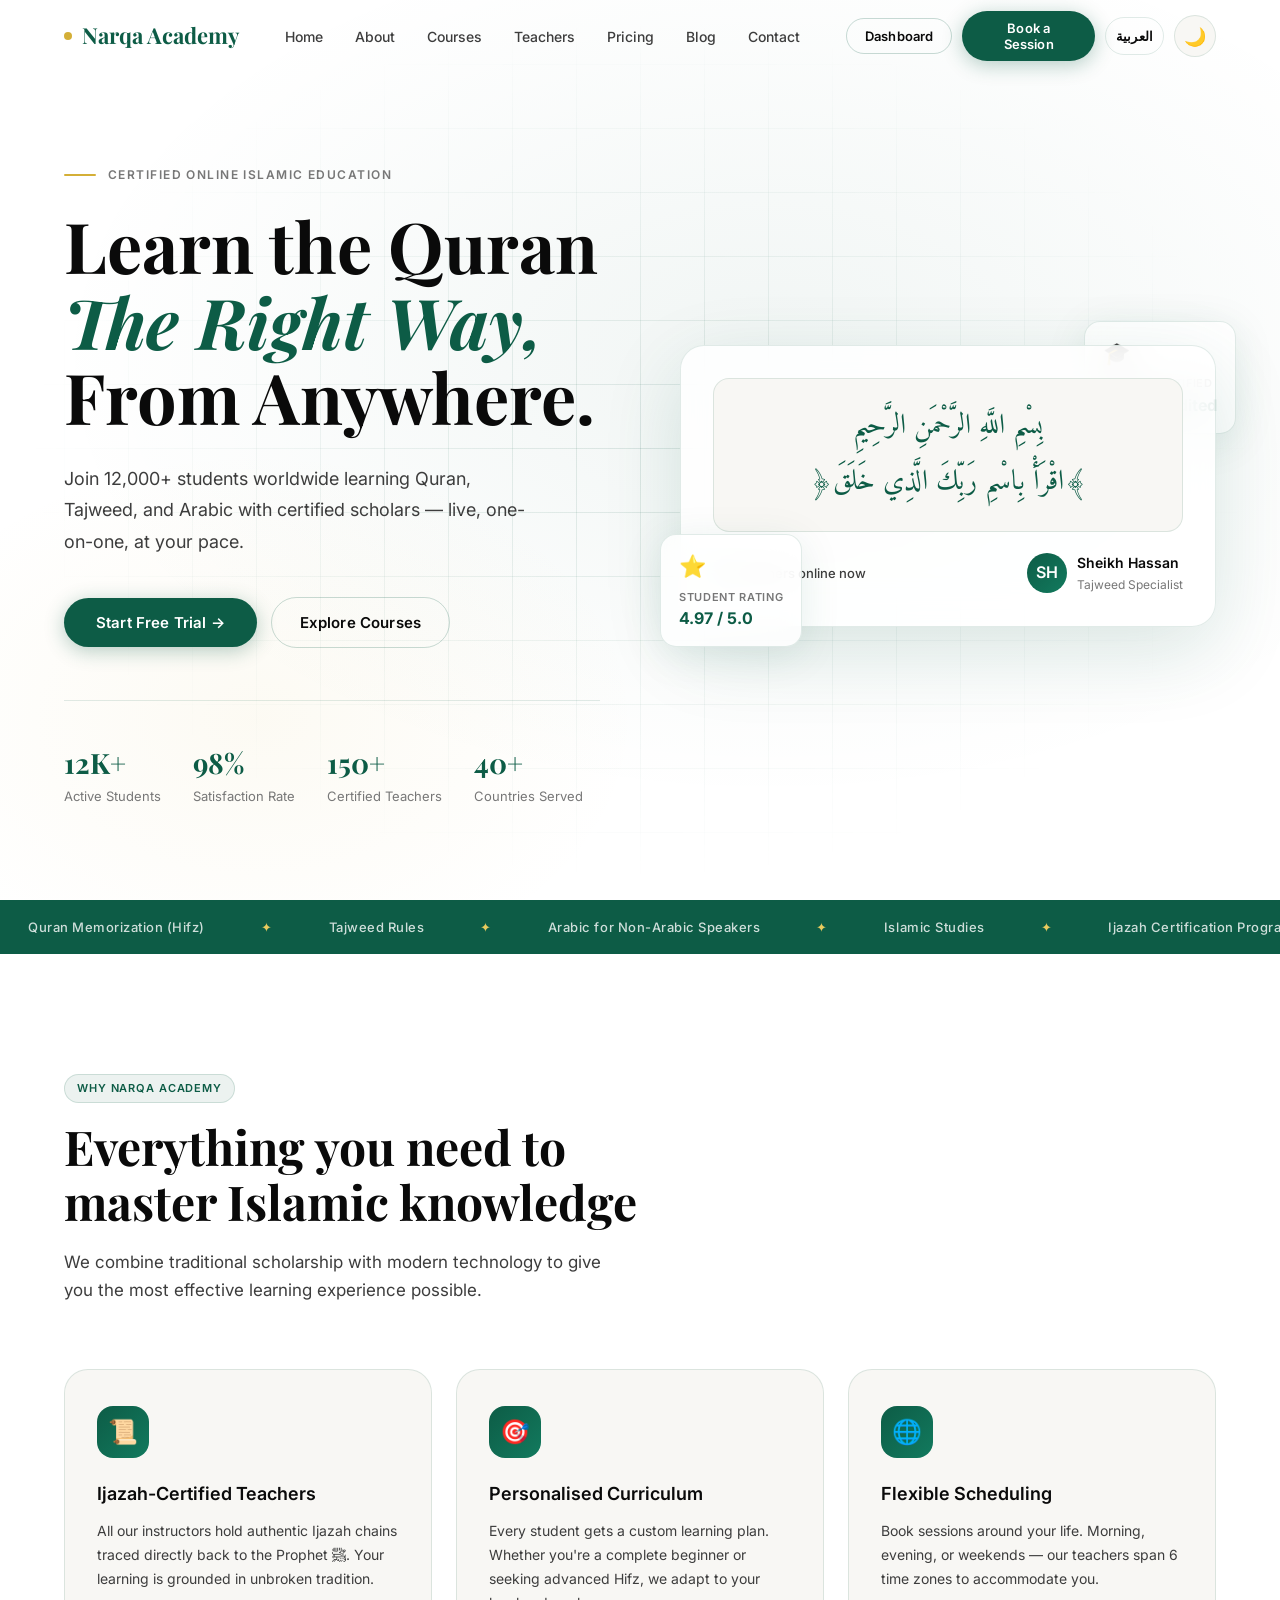
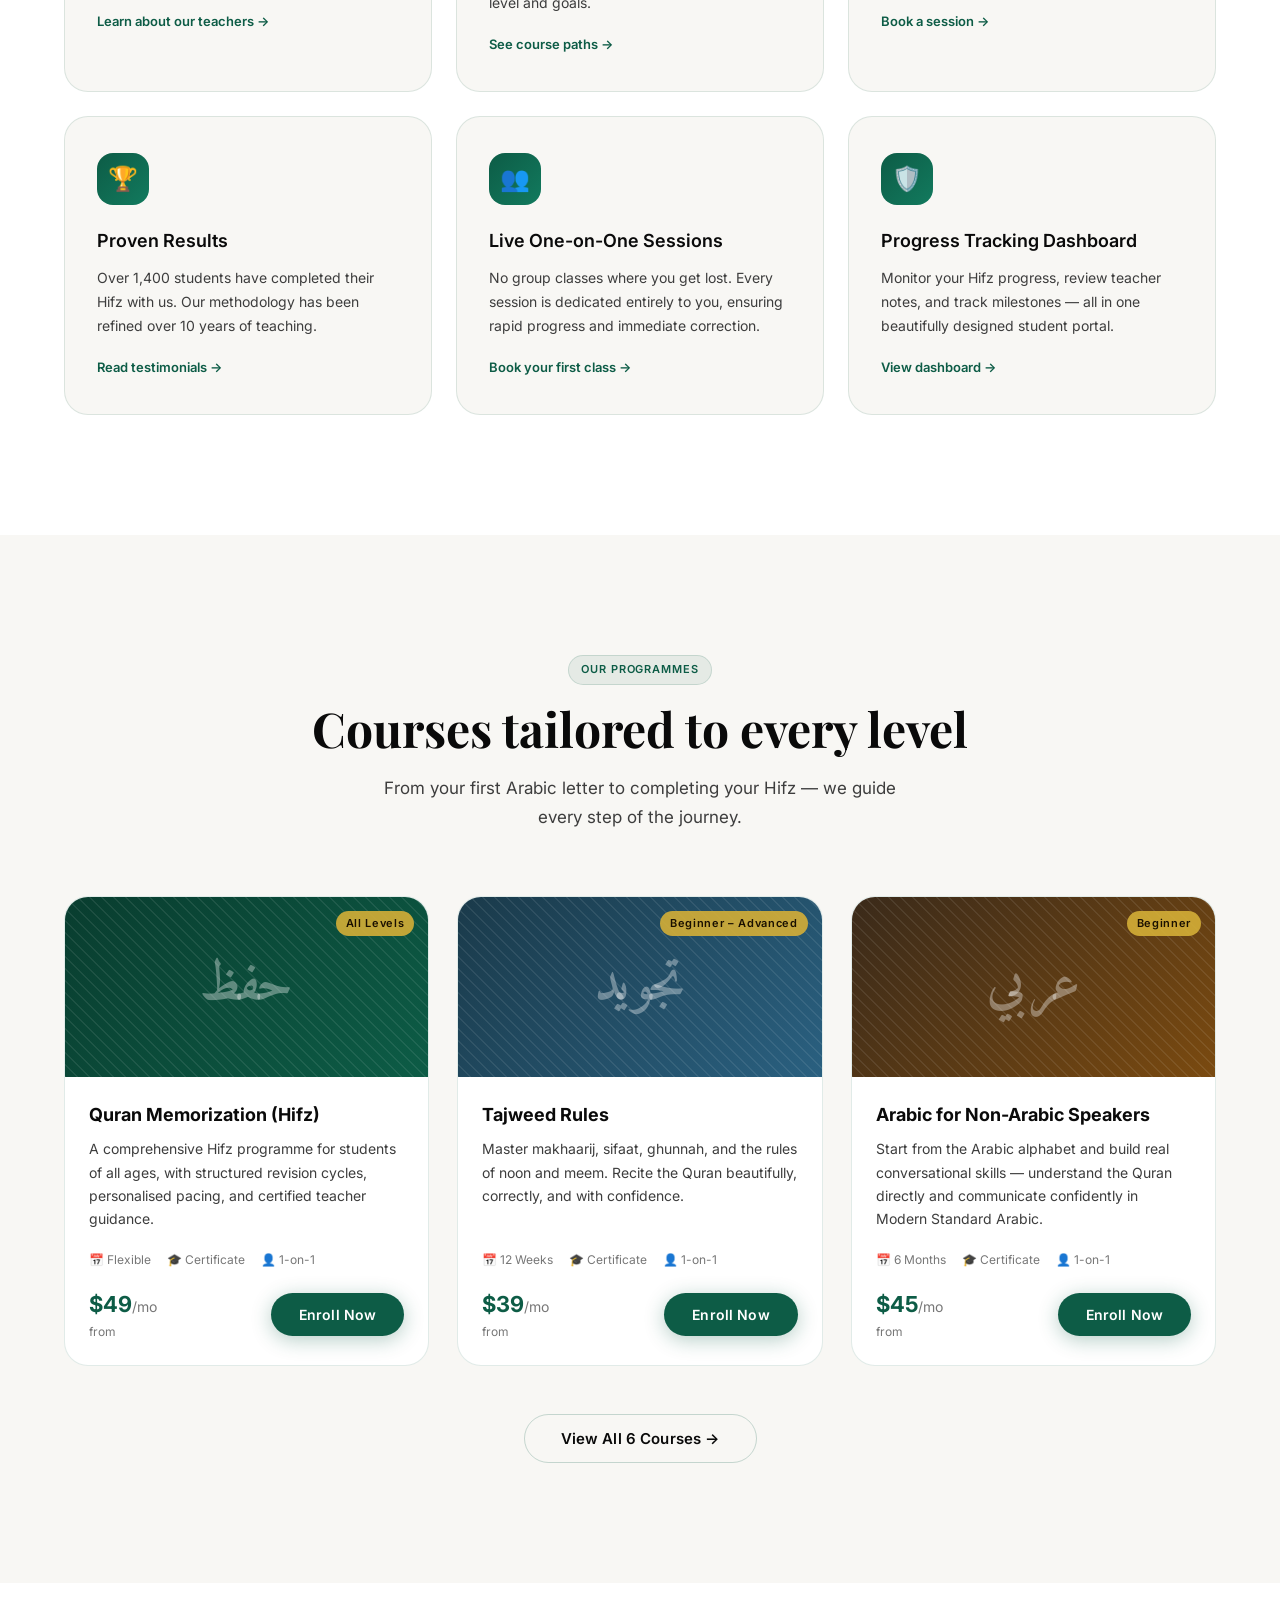
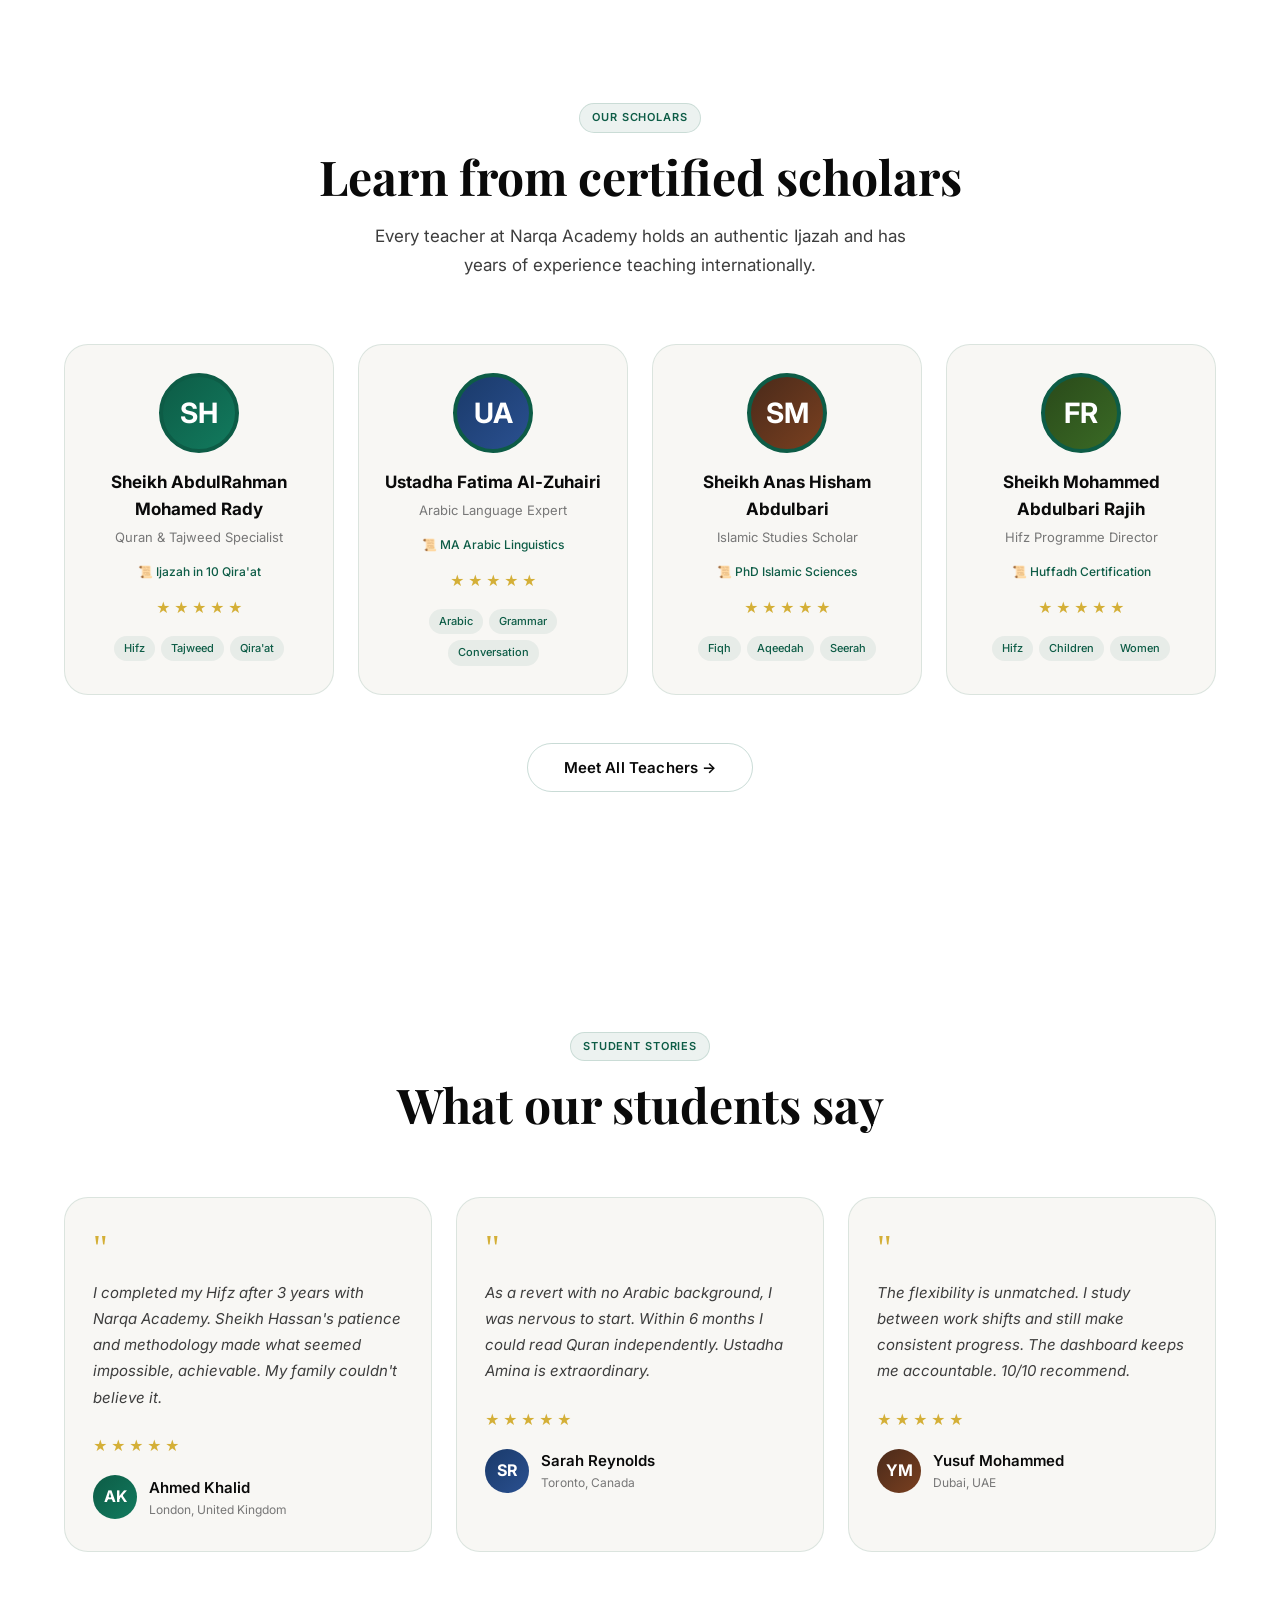
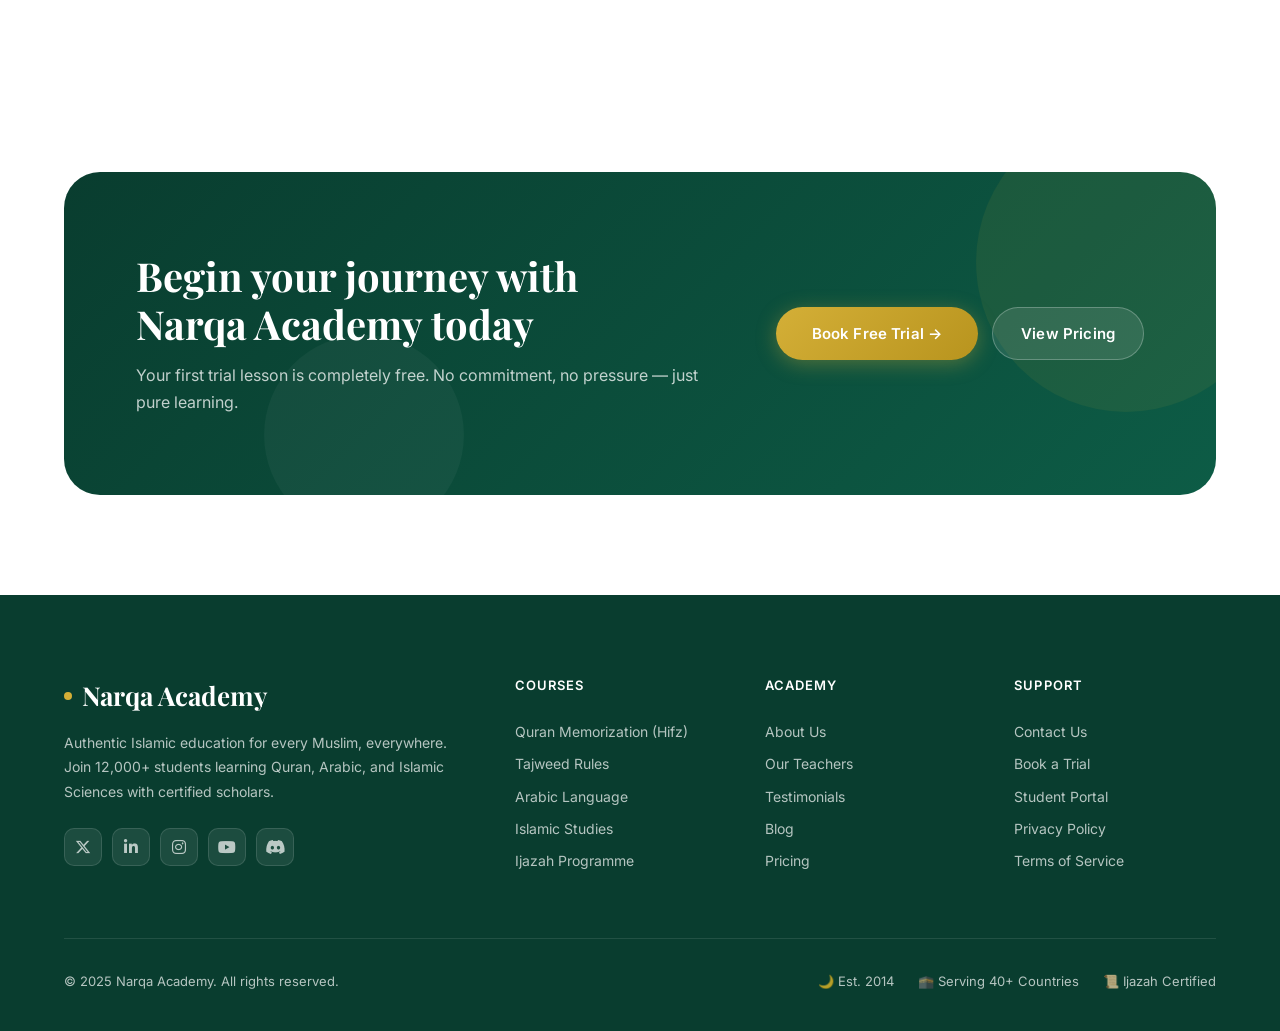
<file: index.html>
<!DOCTYPE html>
<html lang="en" data-theme="light">
<head>
<meta charset="UTF-8" />
<meta name="viewport" content="width=device-width, initial-scale=1.0" />

<title>Narqa Academy | Learn Quran & Arabic Online</title>
<link rel="shortcut icon" href="img/logo2.jpeg" type="image/x-icon">

<meta name="description" content="Narqa Academy offers online Quran and Arabic learning with expert teachers. Join interactive classes designed for all levels." />
<meta name="keywords" content="Quran learning, Arabic online, Narqa Academy, learn Quran online, Arabic courses" />
<meta name="author" content="Narqa Academy" />
<meta name="theme-color" content="#0D5C46" />
<meta name="robots" content="index, follow" />

<!-- Open Graph (for sharing on Facebook / WhatsApp) -->
<meta property="og:title" content="Narqa Academy | Learn Quran & Arabic Online" />
<meta property="og:description" content="Join Narqa Academy and start learning Quran and Arabic online with expert tutors." />
<meta property="og:type" content="website" />
<meta property="og:image" content="/og-image.jpg" />
<meta property="og:url" content="https://www.narqaacademy.com" />

<!-- Twitter Card -->
<meta name="twitter:card" content="summary_large_image" />
<meta name="twitter:title" content="Narqa Academy | Learn Quran & Arabic Online" />
<meta name="twitter:description" content="Learn Quran and Arabic online with expert teachers at Narqa Academy." />
<meta name="twitter:image" content="/og-image.jpg" />

<!-- Fonts -->
<link rel="preconnect" href="https://fonts.googleapis.com" />
<link rel="preconnect" href="https://fonts.gstatic.com" crossorigin />
<link href="https://fonts.googleapis.com/css2?family=Playfair+Display:wght@400;600;700&family=Inter:wght@300;400;500;600&family=Amiri:wght@400;700&display=swap" rel="stylesheet" />
<link rel="stylesheet" href="https://cdnjs.cloudflare.com/ajax/libs/font-awesome/6.5.2/css/all.min.css">

<style>
/* ===== TOKENS ===== */
:root {
  --emerald: #0D5C46;
  --emerald-light: #127a5e;
  --emerald-dark: #093d2f;
  --gold: #D4AF37;
  --gold-light: #e8cb5e;
  --gold-dark: #b8941e;
  --bg: #ffffff;
  --bg-2: #f8f7f4;
  --bg-3: #f0ede6;
  --surface: rgba(255,255,255,0.85);
  --text: #0a0a0a;
  --text-2: #3d3d3d;
  --text-3: #777;
  --border: rgba(13,92,70,0.12);
  --border-2: rgba(13,92,70,0.22);
  --shadow-sm: 0 2px 12px rgba(13,92,70,0.06);
  --shadow-md: 0 8px 40px rgba(13,92,70,0.10);
  --shadow-lg: 0 24px 80px rgba(13,92,70,0.14);
  --radius-sm: 10px;
  --radius-md: 16px;
  --radius-lg: 24px;
  --radius-xl: 36px;
  --nav-h: 72px;
  --transition: 0.28s cubic-bezier(0.4,0,0.2,1);
}

[data-theme="dark"] {
  --bg: #060f0c;
  --bg-2: #0c1a15;
  --bg-3: #111f19;
  --surface: rgba(12,26,21,0.90);
  --text: #f0ede6;
  --text-2: #b8c4be;
  --text-3: #6b8077;
  --border: rgba(212,175,55,0.12);
  --border-2: rgba(212,175,55,0.22);
  --shadow-sm: 0 2px 12px rgba(0,0,0,0.3);
  --shadow-md: 0 8px 40px rgba(0,0,0,0.4);
  --shadow-lg: 0 24px 80px rgba(0,0,0,0.5);
}

/* ===== RESET ===== */
*, *::before, *::after { box-sizing: border-box; margin: 0; padding: 0; }
html { scroll-behavior: smooth; font-size: 16px; }
body {
  font-family: 'Inter', sans-serif;
  background: var(--bg);
  color: var(--text);
  line-height: 1.6;
  transition: background var(--transition), color var(--transition);
  overflow-x: hidden;
}
img { max-width: 100%; display: block; }
a { color: inherit; text-decoration: none; }
button { cursor: pointer; font-family: inherit; }
ul { list-style: none; }

/* ===== UTILITY ===== */
.container { max-width: 1200px; margin: 0 auto; padding: 0 24px; }
.container-wide { max-width: 1400px; margin: 0 auto; padding: 0 32px; }
.sr-only { position: absolute; width: 1px; height: 1px; overflow: hidden; clip: rect(0,0,0,0); }
.tag {
  display: inline-flex; align-items: center; gap: 6px;
  font-size: 11px; font-weight: 600; letter-spacing: 0.08em; text-transform: uppercase;
  color: var(--emerald); background: rgba(13,92,70,0.08);
  padding: 5px 12px; border-radius: 100px;
  border: 1px solid rgba(13,92,70,0.15);
}
[data-theme="dark"] .tag { color: var(--gold); background: rgba(212,175,55,0.1); border-color: rgba(212,175,55,0.2); }
.btn {
  display: inline-flex; align-items: center; gap: 8px;
  font-size: 14px; font-weight: 600; letter-spacing: 0.01em;
  padding: 13px 28px; border-radius: 100px;
  transition: all var(--transition); border: none; outline: none;
}
.btn-primary {
  background: var(--emerald); color: #fff;
  box-shadow: 0 4px 20px rgba(13,92,70,0.3);
}
.btn-primary:hover { background: var(--emerald-light); transform: translateY(-2px); box-shadow: 0 8px 28px rgba(13,92,70,0.4); }
.btn-gold {
  background: linear-gradient(135deg, var(--gold) 0%, var(--gold-dark) 100%);
  color: #fff;
  box-shadow: 0 4px 20px rgba(212,175,55,0.35);
}
.btn-gold:hover { transform: translateY(-2px); box-shadow: 0 8px 28px rgba(212,175,55,0.5); }
.btn-outline {
  background: transparent; color: var(--text);
  border: 1.5px solid var(--border-2);
}
.btn-outline:hover { background: var(--bg-2); border-color: var(--emerald); color: var(--emerald); transform: translateY(-1px); }
.btn-ghost { background: transparent; color: var(--text-2); padding: 10px 16px; }
.btn-ghost:hover { color: var(--emerald); }

.section-label { margin-bottom: 16px; }
.section-title {
  font-family: 'Playfair Display', serif;
  font-size: clamp(28px, 4vw, 48px);
  font-weight: 700; line-height: 1.15;
  color: var(--text); margin-bottom: 18px;
}
.section-subtitle { font-size: 17px; color: var(--text-2); line-height: 1.7; max-width: 560px; }
.section-header { margin-bottom: 64px; }
.section-header.center { text-align: center; }
.section-header.center .section-subtitle { margin: 0 auto; }

.glass {
  background: var(--surface);
  backdrop-filter: blur(20px); -webkit-backdrop-filter: blur(20px);
  border: 1px solid var(--border);
}

.footer-social-btn {
  width: 50px;
  height: 50px;
  border-radius: 50%;
  display: flex;
  align-items: center;
  justify-content: center;
  font-size: 22px;
  color: white;
  background: rgba(255,255,255,0.1);
  transition: 0.3s;
  cursor: pointer;
}

.footer-social-btn:hover {
  transform: translateY(-5px);
}

/* ===== NAV ===== */
#nav {
  position: fixed; top: 0; left: 0; right: 0; z-index: 100;
  height: var(--nav-h);
  transition: all var(--transition);
}
#nav.scrolled {
  background: var(--surface);
  backdrop-filter: blur(20px); -webkit-backdrop-filter: blur(20px);
  border-bottom: 1px solid var(--border);
  box-shadow: var(--shadow-sm);
}
.nav-inner {
  height: 100%; display: flex; align-items: center; justify-content: space-between; gap: 32px;
}
.nav-logo {
  display: flex; align-items: center; gap: 10px;
  font-family: 'Playfair Display', serif; font-size: 22px; font-weight: 700;
  color: var(--emerald); flex-shrink: 0;
}
[data-theme="dark"] .nav-logo { color: var(--gold); }
.nav-logo-dot { width: 8px; height: 8px; border-radius: 50%; background: var(--gold); }
.nav-links { display: flex; align-items: center; gap: 4px; }
.nav-link {
  font-size: 14px; font-weight: 500; color: var(--text-2);
  padding: 8px 14px; border-radius: var(--radius-sm);
  transition: all var(--transition); background: none; border: none;
}
.nav-link:hover, .nav-link.active { color: var(--emerald); background: rgba(13,92,70,0.07); }
[data-theme="dark"] .nav-link:hover, [data-theme="dark"] .nav-link.active { color: var(--gold); background: rgba(212,175,55,0.08); }
.nav-actions { display: flex; align-items: center; gap: 10px; }
.theme-toggle {
  width: 42px; height: 42px; border-radius: 50%;
  background: var(--bg-2); border: 1px solid var(--border);
  display: flex; align-items: center; justify-content: center;
  font-size: 18px; transition: all var(--transition); flex-shrink: 0;
}
.theme-toggle:hover { border-color: var(--gold); transform: rotate(20deg); }
.hamburger {
  display: none; flex-direction: column; gap: 5px;
  width: 42px; height: 42px; border-radius: var(--radius-sm);
  background: var(--bg-2); border: 1px solid var(--border);
  align-items: center; justify-content: center; padding: 10px;
}
.hamburger span { width: 20px; height: 2px; background: var(--text); border-radius: 2px; transition: all var(--transition); }
.mobile-menu {
  display: none; position: fixed; inset: 0; z-index: 99;
  background: var(--bg); padding: calc(var(--nav-h) + 24px) 24px 24px;
  flex-direction: column; gap: 8px;
}
.mobile-menu.open { display: flex; }
.mobile-link {
  font-size: 18px; font-weight: 500; color: var(--text-2);
  padding: 14px 18px; border-radius: var(--radius-md);
  transition: all var(--transition); background: none; border: none; text-align: left; width: 100%;
  display: flex; align-items: center; gap: 10px;
}
.mobile-link:hover { color: var(--emerald); background: var(--bg-2); }
html[dir="rtl"] .mobile-link { text-align: right; }

/* ===== PAGE VISIBILITY ===== */
.page { display: none; }
.page.active { display: block; }

/* ===== HERO ===== */
.hero {
  min-height: 100vh; padding-top: var(--nav-h);
  display: flex; align-items: center; position: relative; overflow: hidden;
}
.hero-bg {
  position: absolute; inset: 0; z-index: 0;
  background: radial-gradient(ellipse 80% 70% at 60% 40%, rgba(13,92,70,0.06) 0%, transparent 70%),
              radial-gradient(ellipse 50% 50% at 20% 80%, rgba(212,175,55,0.06) 0%, transparent 60%);
}
[data-theme="dark"] .hero-bg {
  background: radial-gradient(ellipse 80% 70% at 60% 40%, rgba(13,92,70,0.18) 0%, transparent 70%),
              radial-gradient(ellipse 50% 50% at 20% 80%, rgba(212,175,55,0.08) 0%, transparent 60%);
}
.hero-grid {
  position: absolute; inset: 0; z-index: 0;
  background-image: linear-gradient(var(--border) 1px, transparent 1px),
                    linear-gradient(90deg, var(--border) 1px, transparent 1px);
  background-size: 64px 64px;
  mask-image: radial-gradient(ellipse 60% 60% at 50% 50%, black 0%, transparent 80%);
}

.teacher-avatar{
    width:120px;
    height:120px;
    margin:0 auto 15px;
    border-radius:50%;
    overflow:hidden;
    border:4px solid #0D5C46;
}

.teacher-avatar img{
    width:100%;
    height:100%;
    object-fit:cover;
    display:block;
}

.hero-content { position: relative; z-index: 1; padding: 80px 0; width: 100%; }
.hero-inner { display: grid; grid-template-columns: 1fr 1fr; gap: 80px; align-items: center; }
.hero-eyebrow { margin-bottom: 24px; display: flex; align-items: center; gap: 12px; }
.hero-line { width: 32px; height: 2px; background: var(--gold); border-radius: 2px; }
.hero-eyebrow-text { font-size: 12px; font-weight: 600; letter-spacing: 0.12em; text-transform: uppercase; color: var(--text-3); }
.hero-title {
  font-family: 'Playfair Display', serif;
  font-size: clamp(38px, 5.5vw, 70px);
  font-weight: 700; line-height: 1.08;
  color: var(--text); margin-bottom: 28px;
}
.hero-title em { font-style: italic; color: var(--emerald); }
[data-theme="dark"] .hero-title em { color: var(--gold); }
.hero-sub { font-size: 18px; color: var(--text-2); line-height: 1.75; margin-bottom: 40px; max-width: 480px; }
.hero-cta { display: flex; align-items: center; gap: 14px; flex-wrap: wrap; }
.hero-stats { display: flex; align-items: center; gap: 32px; margin-top: 52px; padding-top: 40px; border-top: 1px solid var(--border); }
.hero-stat-num { font-size: 28px; font-weight: 700; color: var(--emerald); font-family: 'Playfair Display', serif; }
[data-theme="dark"] .hero-stat-num { color: var(--gold); }
.hero-stat-label { font-size: 13px; color: var(--text-3); }

/* Hero Visual */
.hero-visual { position: relative; }
.hero-card-main {
  background: var(--surface);
  border: 1px solid var(--border);
  border-radius: var(--radius-lg);
  padding: 32px;
  box-shadow: var(--shadow-lg);
  backdrop-filter: blur(20px);
}
.hero-quran-text {
  font-family: 'Amiri', serif;
  font-size: 28px; text-align: center; line-height: 2;
  color: var(--emerald); margin-bottom: 20px;
  padding: 20px; background: var(--bg-2); border-radius: var(--radius-md);
  border: 1px solid var(--border);
}
[data-theme="dark"] .hero-quran-text { color: var(--gold); }
.hero-card-footer { display: flex; align-items: center; justify-content: space-between; }
.hero-badge { display: flex; align-items: center; gap: 8px; }
.hero-badge-dot { width: 8px; height: 8px; border-radius: 50%; background: #22c55e; box-shadow: 0 0 8px #22c55e; }
.hero-badge-text { font-size: 13px; color: var(--text-2); font-weight: 500; }
.hero-teacher { display: flex; align-items: center; gap: 10px; }
.hero-teacher-avatar {
  width: 40px; height: 40px; border-radius: 50%;
  background: linear-gradient(135deg, var(--emerald), var(--emerald-light));
  display: flex; align-items: center; justify-content: center;
  font-size: 16px; color: #fff; font-weight: 600;
}
.hero-teacher-info { font-size: 12px; color: var(--text-3); }
.hero-teacher-name { font-size: 14px; font-weight: 600; color: var(--text); }
.hero-float-card {
  position: absolute; padding: 14px 18px;
  background: var(--surface); border: 1px solid var(--border);
  border-radius: var(--radius-md); box-shadow: var(--shadow-md);
  backdrop-filter: blur(16px);
  animation: float 4s ease-in-out infinite;
}
.hero-float-1 { top: -24px; right: -20px; }
.hero-float-2 { bottom: -20px; left: -20px; animation-delay: 2s; }
.float-icon { font-size: 22px; margin-bottom: 4px; }
.float-label { font-size: 11px; font-weight: 600; color: var(--text-3); text-transform: uppercase; letter-spacing: 0.06em; }
.float-value { font-size: 16px; font-weight: 700; color: var(--emerald); }
[data-theme="dark"] .float-value { color: var(--gold); }
@keyframes float { 0%, 100% { transform: translateY(0); } 50% { transform: translateY(-10px); } }

/* ===== MARQUEE STRIP ===== */
.strip {
  background: var(--emerald); color: rgba(255,255,255,0.8);
  padding: 14px 0; overflow: hidden; white-space: nowrap;
}
[data-theme="dark"] .strip { background: var(--gold-dark); }
.strip-inner { display: inline-flex; animation: marquee 28s linear infinite; }
.strip-inner span { padding: 0 28px; font-size: 13px; font-weight: 500; letter-spacing: 0.04em; }
.strip-dot { color: var(--gold-light); }
[data-theme="dark"] .strip-dot { color: #fff; }
@keyframes marquee { from { transform: translateX(0); } to { transform: translateX(-50%); } }

/* ===== FEATURES ===== */
.features-section { padding: 120px 0; background: var(--bg); }
.features-grid { display: grid; grid-template-columns: repeat(3, 1fr); gap: 24px; }
.feature-card {
  padding: 36px 32px; border-radius: var(--radius-lg);
  border: 1px solid var(--border); background: var(--bg-2);
  transition: all var(--transition); position: relative; overflow: hidden;
}
.feature-card::before {
  content: ''; position: absolute; inset: 0;
  background: linear-gradient(135deg, rgba(13,92,70,0.04) 0%, transparent 50%);
  opacity: 0; transition: opacity var(--transition);
}
.feature-card:hover { border-color: var(--emerald); transform: translateY(-4px); box-shadow: var(--shadow-md); }
.feature-card:hover::before { opacity: 1; }
.feature-icon {
  width: 52px; height: 52px; border-radius: var(--radius-md);
  background: linear-gradient(135deg, var(--emerald), var(--emerald-light));
  display: flex; align-items: center; justify-content: center;
  font-size: 24px; margin-bottom: 22px; color: #fff;
}
.feature-title { font-size: 18px; font-weight: 600; color: var(--text); margin-bottom: 10px; }
.feature-desc { font-size: 14px; color: var(--text-2); line-height: 1.7; }
.feature-arrow { margin-top: 20px; font-size: 13px; font-weight: 600; color: var(--emerald); display: flex; align-items: center; gap: 6px; }
[data-theme="dark"] .feature-arrow { color: var(--gold); }

/* ===== COURSES ===== */
.courses-section { padding: 120px 0; background: var(--bg-2); }
.courses-grid { display: grid; grid-template-columns: repeat(3, 1fr); gap: 28px; }
.course-card {
  border-radius: var(--radius-lg); overflow: hidden;
  background: var(--bg); border: 1px solid var(--border);
  transition: all var(--transition); display: flex; flex-direction: column;
}
.course-card:hover { transform: translateY(-6px); box-shadow: var(--shadow-lg); border-color: var(--emerald); }
.course-thumb {
  height: 180px; position: relative; overflow: hidden;
  display: flex; align-items: center; justify-content: center;
}
.course-thumb-bg {
  position: absolute; inset: 0;
  background: linear-gradient(135deg, var(--emerald-dark), var(--emerald));
}
.course-thumb-pattern {
  position: absolute; inset: 0; opacity: 0.08;
  background-image: repeating-linear-gradient(45deg, #fff 0, #fff 1px, transparent 0, transparent 50%);
  background-size: 12px 12px;
}
.course-thumb-arabic {
  position: relative; font-family: 'Amiri', serif; font-size: 52px;
  color: rgba(255,255,255,0.35); font-weight: 700;
}
.course-level {
  position: absolute; top: 14px; right: 14px;
  font-size: 11px; font-weight: 600; letter-spacing: 0.06em;
  padding: 4px 10px; border-radius: 100px;
  background: rgba(212,175,55,0.9); color: #1a1000;
}
.course-body { padding: 24px; flex: 1; display: flex; flex-direction: column; }
.course-title { font-size: 18px; font-weight: 700; color: var(--text); margin-bottom: 8px; }
.course-desc { font-size: 14px; color: var(--text-2); line-height: 1.65; flex: 1; margin-bottom: 20px; }
.course-meta { display: flex; align-items: center; gap: 16px; font-size: 12px; color: var(--text-3); margin-bottom: 18px; }
.course-meta-item { display: flex; align-items: center; gap: 5px; }
.course-footer { display: flex; align-items: center; justify-content: space-between; }
.course-price { font-size: 22px; font-weight: 700; color: var(--emerald); }
[data-theme="dark"] .course-price { color: var(--gold); }
.course-price-label { font-size: 12px; color: var(--text-3); }

/* ===== TEACHERS ===== */
.teachers-section { padding: 120px 0; background: var(--bg); }
.teachers-grid { display: grid; grid-template-columns: repeat(4, 1fr); gap: 24px; }
.teacher-card {
  border-radius: var(--radius-lg); overflow: hidden;
  background: var(--bg-2); border: 1px solid var(--border);
  padding: 28px 24px; text-align: center;
  transition: all var(--transition);
}
.teacher-card:hover { transform: translateY(-5px); box-shadow: var(--shadow-md); border-color: var(--gold); }
.teacher-avatar {
  width: 80px; height: 80px; border-radius: 50%; margin: 0 auto 16px;
  display: flex; align-items: center; justify-content: center;
  font-size: 28px; font-weight: 700; color: #fff;
  position: relative;
}
.teacher-avatar::after {
  content: ''; position: absolute; inset: -3px;
  border-radius: 50%; border: 2px solid var(--gold);
  opacity: 0.5;
}
.teacher-name { font-size: 17px; font-weight: 700; color: var(--text); margin-bottom: 4px; }
.teacher-role { font-size: 13px; color: var(--text-3); margin-bottom: 14px; }
.teacher-cert { display: flex; align-items: center; justify-content: center; gap: 6px; font-size: 12px; font-weight: 500; color: var(--emerald); margin-bottom: 16px; }
[data-theme="dark"] .teacher-cert { color: var(--gold); }
.teacher-stars { display: flex; justify-content: center; gap: 3px; margin-bottom: 16px; }
.star { color: var(--gold); font-size: 14px; }
.teacher-tag-list { display: flex; flex-wrap: wrap; gap: 6px; justify-content: center; }
.teacher-tag { font-size: 11px; font-weight: 500; padding: 4px 10px; border-radius: 100px; background: rgba(13,92,70,0.07); color: var(--emerald); }
[data-theme="dark"] .teacher-tag { background: rgba(212,175,55,0.1); color: var(--gold); }

/* ===== PRICING ===== */
.pricing-section { padding: 120px 0; background: var(--bg-2); }
.pricing-grid { display: grid; grid-template-columns: repeat(3, 1fr); gap: 24px; align-items: start; }
.pricing-card {
  border-radius: var(--radius-lg); background: var(--bg);
  border: 1px solid var(--border); padding: 40px 36px;
  transition: all var(--transition); position: relative;
}
.pricing-card.featured {
  background: var(--emerald); color: #fff;
  border-color: var(--emerald); transform: scale(1.04);
  box-shadow: var(--shadow-lg);
}
[data-theme="dark"] .pricing-card.featured { background: linear-gradient(135deg, var(--emerald-dark), var(--emerald)); }
.pricing-card:not(.featured):hover { border-color: var(--emerald); box-shadow: var(--shadow-md); transform: translateY(-4px); }
.pricing-badge {
  position: absolute; top: -14px; left: 50%; transform: translateX(-50%);
  background: var(--gold); color: #1a1000;
  font-size: 11px; font-weight: 700; padding: 5px 16px; border-radius: 100px;
  letter-spacing: 0.08em; text-transform: uppercase; white-space: nowrap;
}
.pricing-plan { font-size: 13px; font-weight: 600; text-transform: uppercase; letter-spacing: 0.1em; margin-bottom: 12px; }
.pricing-card.featured .pricing-plan { color: rgba(255,255,255,0.7); }
.pricing-card:not(.featured) .pricing-plan { color: var(--text-3); }
.pricing-price { font-size: 48px; font-weight: 700; line-height: 1; font-family: 'Playfair Display', serif; margin-bottom: 6px; }
.pricing-card:not(.featured) .pricing-price { color: var(--text); }
.pricing-period { font-size: 14px; margin-bottom: 8px; }
.pricing-card.featured .pricing-period { color: rgba(255,255,255,0.65); }
.pricing-card:not(.featured) .pricing-period { color: var(--text-3); }
.pricing-desc { font-size: 14px; margin-bottom: 28px; line-height: 1.6; }
.pricing-card.featured .pricing-desc { color: rgba(255,255,255,0.75); }
.pricing-card:not(.featured) .pricing-desc { color: var(--text-2); }
.pricing-divider { height: 1px; margin-bottom: 24px; }
.pricing-card.featured .pricing-divider { background: rgba(255,255,255,0.2); }
.pricing-card:not(.featured) .pricing-divider { background: var(--border); }
.pricing-features { display: flex; flex-direction: column; gap: 12px; margin-bottom: 32px; }
.pricing-feature { display: flex; align-items: center; gap: 10px; font-size: 14px; }
.pricing-card.featured .pricing-feature { color: rgba(255,255,255,0.9); }
.pricing-card:not(.featured) .pricing-feature { color: var(--text-2); }
.pricing-check { width: 20px; height: 20px; border-radius: 50%; display: flex; align-items: center; justify-content: center; font-size: 11px; flex-shrink: 0; }
.pricing-card.featured .pricing-check { background: rgba(255,255,255,0.2); color: #fff; }
.pricing-card:not(.featured) .pricing-check { background: rgba(13,92,70,0.1); color: var(--emerald); }
.pricing-btn-featured { background: var(--gold); color: #1a1000; font-weight: 700; }
.pricing-btn-featured:hover { background: var(--gold-light); transform: translateY(-2px); box-shadow: 0 8px 24px rgba(212,175,55,0.4); }

/* ===== TESTIMONIALS ===== */
.testimonials-section { padding: 120px 0; background: var(--bg); }
.testimonials-grid { display: grid; grid-template-columns: repeat(3, 1fr); gap: 24px; }
.testimonial-card {
  padding: 32px 28px; border-radius: var(--radius-lg);
  background: var(--bg-2); border: 1px solid var(--border);
  transition: all var(--transition);
}
.testimonial-card:hover { border-color: var(--gold); transform: translateY(-4px); box-shadow: var(--shadow-md); }
.testimonial-quote { font-size: 36px; line-height: 1; color: var(--gold); margin-bottom: 14px; font-family: Georgia, serif; }
.testimonial-text { font-size: 15px; color: var(--text-2); line-height: 1.75; margin-bottom: 24px; font-style: italic; }
.testimonial-stars { display: flex; gap: 3px; margin-bottom: 18px; }
.testimonial-author { display: flex; align-items: center; gap: 12px; }
.testimonial-avatar {
  width: 44px; height: 44px; border-radius: 50%;
  display: flex; align-items: center; justify-content: center;
  font-size: 16px; font-weight: 700; color: #fff; flex-shrink: 0;
}
.testimonial-name { font-size: 15px; font-weight: 600; color: var(--text); }
.testimonial-origin { font-size: 12px; color: var(--text-3); }

/* ===== ABOUT ===== */
.about-hero { padding: 160px 0 100px; background: var(--bg); }
.about-content { display: grid; grid-template-columns: 1fr 1fr; gap: 80px; align-items: center; }
.about-visual {
  border-radius: var(--radius-xl); overflow: hidden;
  background: linear-gradient(135deg, var(--emerald-dark), var(--emerald));
  aspect-ratio: 4/5; position: relative; display: flex; align-items: center; justify-content: center;
}
.about-visual-text { font-family: 'Amiri', serif; font-size: 60px; color: rgba(255,255,255,0.15); text-align: center; line-height: 1.8; position: absolute; }
.about-visual-badge {
  position: relative; background: var(--surface);
  border: 1px solid rgba(255,255,255,0.2);
  border-radius: var(--radius-lg); padding: 28px 32px; text-align: center;
}
.about-visual-badge-num { font-family: 'Playfair Display', serif; font-size: 48px; font-weight: 700; color: #fff; }
.about-visual-badge-label { font-size: 14px; color: rgba(255,255,255,0.7); }
.about-values { display: grid; grid-template-columns: 1fr 1fr; gap: 16px; margin-top: 32px; }
.about-value {
  padding: 20px; border-radius: var(--radius-md);
  background: var(--bg-2); border: 1px solid var(--border);
}
.about-value-icon { font-size: 24px; margin-bottom: 10px; }
.about-value-title { font-size: 15px; font-weight: 600; color: var(--text); margin-bottom: 4px; }
.about-value-text { font-size: 13px; color: var(--text-2); line-height: 1.6; }

/* ===== BOOKING ===== */
.booking-section { padding: 120px 0; background: var(--bg-2); }
.booking-grid { display: grid; grid-template-columns: 1fr 1fr; gap: 64px; align-items: start; }
.booking-form-card {
  background: var(--bg); border: 1px solid var(--border);
  border-radius: var(--radius-xl); padding: 48px;
  box-shadow: var(--shadow-md);
}
.form-group { margin-bottom: 24px; }
.form-label { display: block; font-size: 13px; font-weight: 600; color: var(--text-2); margin-bottom: 8px; letter-spacing: 0.02em; text-transform: uppercase; }
.form-input, .form-select, .form-textarea {
  width: 100%; padding: 14px 18px; border-radius: var(--radius-md);
  border: 1.5px solid var(--border); background: var(--bg-2);
  color: var(--text); font-size: 15px; font-family: inherit;
  transition: all var(--transition); outline: none;
}
.form-input:focus, .form-select:focus, .form-textarea:focus {
  border-color: var(--emerald); background: var(--bg);
  box-shadow: 0 0 0 4px rgba(13,92,70,0.08);
}
.form-textarea { resize: vertical; min-height: 120px; }
.form-row { display: grid; grid-template-columns: 1fr 1fr; gap: 16px; }
.booking-info { padding-top: 20px; }
.booking-info-title { font-family: 'Playfair Display', serif; font-size: 32px; font-weight: 700; color: var(--text); margin-bottom: 16px; }
.booking-info-sub { font-size: 16px; color: var(--text-2); line-height: 1.7; margin-bottom: 40px; }
.booking-steps { display: flex; flex-direction: column; gap: 20px; }
.booking-step { display: flex; gap: 16px; align-items: flex-start; }
.booking-step-num {
  width: 36px; height: 36px; border-radius: 50%; flex-shrink: 0;
  background: var(--emerald); color: #fff;
  display: flex; align-items: center; justify-content: center;
  font-size: 14px; font-weight: 700;
}
.booking-step-title { font-size: 15px; font-weight: 600; color: var(--text); margin-bottom: 4px; }
.booking-step-text { font-size: 13px; color: var(--text-2); line-height: 1.6; }

/* ===== DASHBOARD ===== */
.dashboard-section { padding: 120px 0 80px; background: var(--bg); }
.dashboard-header-bar {
  background: var(--bg-2); border: 1px solid var(--border);
  border-radius: var(--radius-xl); padding: 28px 36px;
  display: flex; align-items: center; justify-content: space-between; margin-bottom: 32px;
}
.dashboard-greeting { font-size: 24px; font-weight: 700; color: var(--text); }
.dashboard-greeting span { color: var(--emerald); }
[data-theme="dark"] .dashboard-greeting span { color: var(--gold); }
.dashboard-stats { display: grid; grid-template-columns: repeat(4, 1fr); gap: 20px; margin-bottom: 32px; }
.dash-stat {
  padding: 24px 22px; border-radius: var(--radius-lg);
  background: var(--bg-2); border: 1px solid var(--border);
  transition: all var(--transition);
}
.dash-stat:hover { border-color: var(--emerald); transform: translateY(-2px); }
.dash-stat-icon { font-size: 28px; margin-bottom: 12px; }
.dash-stat-num { font-size: 28px; font-weight: 700; color: var(--text); font-family: 'Playfair Display', serif; margin-bottom: 4px; }
.dash-stat-label { font-size: 13px; color: var(--text-3); }
.dashboard-grid { display: grid; grid-template-columns: 2fr 1fr; gap: 24px; }
.dash-card {
  background: var(--bg-2); border: 1px solid var(--border);
  border-radius: var(--radius-xl); padding: 28px;
}
.dash-card-title { font-size: 17px; font-weight: 700; color: var(--text); margin-bottom: 20px; }
.dash-lesson {
  display: flex; align-items: center; gap: 14px;
  padding: 14px 0; border-bottom: 1px solid var(--border);
}
.dash-lesson:last-child { border-bottom: none; }
.dash-lesson-icon {
  width: 42px; height: 42px; border-radius: var(--radius-md); flex-shrink: 0;
  background: linear-gradient(135deg, var(--emerald), var(--emerald-light));
  display: flex; align-items: center; justify-content: center; color: #fff; font-size: 18px;
}
.dash-lesson-title { font-size: 14px; font-weight: 600; color: var(--text); }
.dash-lesson-meta { font-size: 12px; color: var(--text-3); }
.dash-lesson-progress { margin-left: auto; font-size: 13px; font-weight: 600; color: var(--emerald); }
[data-theme="dark"] .dash-lesson-progress { color: var(--gold); }
.progress-bar { background: var(--border); border-radius: 100px; height: 6px; overflow: hidden; margin-top: 8px; }
.progress-fill { height: 100%; border-radius: 100px; background: linear-gradient(90deg, var(--emerald), var(--gold)); }
.schedule-item { padding: 14px 0; border-bottom: 1px solid var(--border); }
.schedule-item:last-child { border-bottom: none; }
.schedule-time { font-size: 12px; font-weight: 600; color: var(--gold); margin-bottom: 4px; }
.schedule-title { font-size: 14px; font-weight: 600; color: var(--text); margin-bottom: 2px; }
.schedule-teacher { font-size: 12px; color: var(--text-3); }

/* ===== BLOG ===== */
.blog-section { padding: 120px 0; background: var(--bg); }
.blog-grid { display: grid; grid-template-columns: repeat(3, 1fr); gap: 28px; }
.blog-card {
  border-radius: var(--radius-lg); overflow: hidden;
  background: var(--bg-2); border: 1px solid var(--border);
  transition: all var(--transition);
}
.blog-card:hover { transform: translateY(-5px); box-shadow: var(--shadow-md); border-color: var(--gold); }
.blog-thumb {
  height: 200px; position: relative; overflow: hidden;
  display: flex; align-items: center; justify-content: center;
}
.blog-body { padding: 24px; }
.blog-cat { font-size: 11px; font-weight: 600; color: var(--gold); text-transform: uppercase; letter-spacing: 0.08em; margin-bottom: 10px; }
.blog-title { font-size: 18px; font-weight: 700; color: var(--text); margin-bottom: 10px; line-height: 1.4; }
.blog-excerpt { font-size: 14px; color: var(--text-2); line-height: 1.65; margin-bottom: 20px; }
.blog-meta { display: flex; align-items: center; gap: 12px; font-size: 12px; color: var(--text-3); }

/* ===== CONTACT ===== */
.contact-section { padding: 120px 0; background: var(--bg-2); }
.contact-grid { display: grid; grid-template-columns: 1fr 1.4fr; gap: 64px; align-items: start; }
.contact-info-card {
  background: linear-gradient(135deg, var(--emerald-dark), var(--emerald));
  border-radius: var(--radius-xl); padding: 48px 40px; color: #fff; position: relative; overflow: hidden;
}
.contact-info-card::before {
  content: ''; position: absolute;
  top: -40px; right: -40px; width: 200px; height: 200px;
  border-radius: 50%; background: rgba(212,175,55,0.1);
}
.contact-info-title { font-family: 'Playfair Display', serif; font-size: 32px; font-weight: 700; margin-bottom: 14px; }
.contact-info-sub { font-size: 15px; color: rgba(255,255,255,0.75); line-height: 1.7; margin-bottom: 40px; }
.contact-item { display: flex; gap: 14px; align-items: flex-start; margin-bottom: 24px; }
.contact-item-icon {
  width: 42px; height: 42px; border-radius: var(--radius-md); flex-shrink: 0;
  background: rgba(255,255,255,0.15);
  display: flex; align-items: center; justify-content: center; font-size: 18px;
}
.contact-item-label { font-size: 12px; color: rgba(255,255,255,0.5); font-weight: 600; text-transform: uppercase; letter-spacing: 0.06em; margin-bottom: 4px; }
.contact-item-value { font-size: 15px; color: rgba(255,255,255,0.9); }
.contact-form-card {
  background: var(--bg); border: 1px solid var(--border);
  border-radius: var(--radius-xl); padding: 48px;
  box-shadow: var(--shadow-md);
}

/* ===== HERO DECORATIVE ARABIC ===== */
.section-arabic {
  font-family: 'Amiri', serif; font-size: 80px;
  color: rgba(13,92,70,0.04); font-weight: 700;
  position: absolute; pointer-events: none; user-select: none;
  line-height: 1;
}
[data-theme="dark"] .section-arabic { color: rgba(212,175,55,0.04); }

/* ===== FOOTER ===== */
footer {
  background: var(--emerald-dark); color: rgba(255,255,255,0.7);
  padding: 80px 0 40px;
}
[data-theme="dark"] footer { background: #030a07; }
.footer-grid { display: grid; grid-template-columns: 2fr 1fr 1fr 1fr; gap: 48px; margin-bottom: 60px; }
.footer-brand-logo { font-family: 'Playfair Display', serif; font-size: 26px; font-weight: 700; color: #fff; margin-bottom: 14px; display: flex; align-items: center; gap: 10px; }
.footer-brand-desc { font-size: 14px; line-height: 1.75; margin-bottom: 24px; }
.footer-social { display: flex; gap: 10px; }
.footer-social-btn {
  width: 38px; height: 38px; border-radius: var(--radius-sm);
  background: rgba(255,255,255,0.08); border: 1px solid rgba(255,255,255,0.12);
  display: flex; align-items: center; justify-content: center; font-size: 16px;
  color: rgba(255,255,255,0.7); transition: all var(--transition);
}
.footer-social-btn:hover { background: var(--gold); color: #1a1000; border-color: var(--gold); }
.footer-col-title { font-size: 13px; font-weight: 600; color: #fff; text-transform: uppercase; letter-spacing: 0.08em; margin-bottom: 20px; }
.footer-link { display: block; font-size: 14px; padding: 5px 0; transition: color var(--transition); }
.footer-link:hover { color: var(--gold-light); }
.footer-bottom { display: flex; align-items: center; justify-content: space-between; padding-top: 32px; border-top: 1px solid rgba(255,255,255,0.1); font-size: 13px; }
.footer-bottom-right { display: flex; gap: 24px; }

/* ===== CTA BANNER ===== */
.cta-section {
  padding: 100px 0; background: var(--bg);
}
.cta-card {
  background: linear-gradient(135deg, var(--emerald-dark), var(--emerald));
  border-radius: var(--radius-xl); padding: 80px 72px;
  display: flex; align-items: center; justify-content: space-between; gap: 48px;
  position: relative; overflow: hidden;
}
.cta-card::before {
  content: ''; position: absolute; top: -60px; right: -60px;
  width: 300px; height: 300px; border-radius: 50%;
  background: rgba(212,175,55,0.08);
}
.cta-card::after {
  content: ''; position: absolute; bottom: -40px; left: 200px;
  width: 200px; height: 200px; border-radius: 50%;
  background: rgba(255,255,255,0.04);
}
.cta-text { position: relative; }
.cta-title { font-family: 'Playfair Display', serif; font-size: clamp(26px, 3.5vw, 40px); font-weight: 700; color: #fff; margin-bottom: 14px; line-height: 1.2; }
.cta-sub { font-size: 16px; color: rgba(255,255,255,0.75); line-height: 1.65; }
.cta-actions { display: flex; gap: 14px; flex-shrink: 0; flex-wrap: wrap; position: relative; }

/* ===== PAGE HERO ===== */
.page-hero {
  padding: 140px 0 80px;
  background: var(--bg); position: relative; overflow: hidden;
  text-align: center;
}
.page-hero-bg {
  position: absolute; inset: 0;
  background: radial-gradient(ellipse 70% 60% at 50% 50%, rgba(13,92,70,0.05) 0%, transparent 70%);
}
[data-theme="dark"] .page-hero-bg { background: radial-gradient(ellipse 70% 60% at 50% 50%, rgba(13,92,70,0.15) 0%, transparent 70%); }
.page-hero-content { position: relative; }
.page-hero-title { font-family: 'Playfair Display', serif; font-size: clamp(36px, 5vw, 60px); font-weight: 700; color: var(--text); margin-bottom: 18px; }
.page-hero-sub { font-size: 18px; color: var(--text-2); max-width: 600px; margin: 0 auto; line-height: 1.7; }

/* ===== PAGE TRANSITIONS ===== */
.page { animation: pageFadeIn 0.4s ease; }
@keyframes pageFadeIn { from { opacity: 0; transform: translateY(12px); } to { opacity: 1; transform: none; } }

/* ===== ANIMATIONS ===== */
.animate-on-scroll { opacity: 0; transform: translateY(24px); transition: opacity 0.6s ease, transform 0.6s ease; }
.animate-on-scroll.visible { opacity: 1; transform: none; }

/* ===== RESPONSIVE ===== */
@media (max-width: 1024px) {
  .hero-inner { grid-template-columns: 1fr; gap: 60px; }
  .hero-visual { display: none; }
  .features-grid { grid-template-columns: repeat(2, 1fr); }
  .courses-grid { grid-template-columns: repeat(2, 1fr); }
  .teachers-grid { grid-template-columns: repeat(2, 1fr); }
  .pricing-grid { grid-template-columns: 1fr; }
  .pricing-card.featured { transform: none; }
  .testimonials-grid { grid-template-columns: repeat(2, 1fr); }
  .about-content { grid-template-columns: 1fr; }
  .about-visual { display: none; }
  .booking-grid { grid-template-columns: 1fr; }
  .dashboard-stats { grid-template-columns: repeat(2, 1fr); }
  .dashboard-grid { grid-template-columns: 1fr; }
  .footer-grid { grid-template-columns: 1fr 1fr; gap: 32px; }
  .contact-grid { grid-template-columns: 1fr; }
  .cta-card { flex-direction: column; padding: 48px 40px; }
  .blog-grid { grid-template-columns: repeat(2, 1fr); }
}

@media (max-width: 768px) {
  .nav-links, .nav-cta { display: none; }
  .hamburger { display: flex; }
  .features-grid { grid-template-columns: 1fr; }
  .courses-grid { grid-template-columns: 1fr; }
  .teachers-grid { grid-template-columns: repeat(2, 1fr); }
  .testimonials-grid { grid-template-columns: 1fr; }
  .blog-grid { grid-template-columns: 1fr; }
  .dashboard-stats { grid-template-columns: repeat(2, 1fr); }
  .hero-stats { flex-wrap: wrap; gap: 20px; }
  .booking-form-card { padding: 28px 24px; }
  .contact-form-card { padding: 28px 24px; }
  .footer-grid { grid-template-columns: 1fr; }
  .footer-bottom { flex-direction: column; gap: 12px; text-align: center; }
  .form-row { grid-template-columns: 1fr; }
}

/* ===== RTL / LANGUAGE SWITCH ===== */
html[dir="rtl"] body { font-family: 'Tahoma', 'Amiri', 'Segoe UI', sans-serif; }
html[dir="rtl"] .hero-title,
html[dir="rtl"] .page-hero-title,
html[dir="rtl"] .section-title,
html[dir="rtl"] .cta-title,
html[dir="rtl"] .footer-brand-logo { font-family: 'Amiri', 'Playfair Display', serif; }
html[dir="rtl"] .nav-logo { flex-direction: row-reverse; }
html[dir="rtl"] .hero-eyebrow { flex-direction: row-reverse; }
.lang-toggle {
  display: inline-flex; align-items: center; justify-content: center;
  min-width: 42px; height: 38px; padding: 0 10px; border-radius: 999px;
  border: 1px solid var(--border); background: transparent; color: var(--text);
  font-size: 13px; font-weight: 700; letter-spacing: 0.02em;
  transition: var(--transition); font-family: 'Inter', sans-serif;
}
.lang-toggle:hover { border-color: var(--emerald); color: var(--emerald); }
[data-theme="dark"] .lang-toggle:hover { color: var(--gold); border-color: var(--gold); }
.mobile-lang-toggle {
  display: flex; align-items: center; justify-content: center; gap: 8px;
  margin-top: 10px; padding: 13px; border-radius: var(--radius-sm);
  border: 1px solid var(--border-2); background: transparent; color: var(--text);
  font-size: 14px; font-weight: 600; width: 100%;
}
</style>
</head>
<body>

<!-- NAV -->
<nav id="nav">
  <div class="container nav-inner">
    <a class="nav-logo" onclick="showPage('home'); return false;" href="#">
      <div class="nav-logo-dot"></div>
      Narqa Academy
    </a>
    <div class="nav-links">
      <button class="nav-link" onclick="showPage('home')" data-i18n="nav.home">Home</button>
      <button class="nav-link" onclick="showPage('about')" data-i18n="nav.about">About</button>
      <button class="nav-link" onclick="showPage('courses')" data-i18n="nav.courses">Courses</button>
      <button class="nav-link" onclick="showPage('teachers')" data-i18n="nav.teachers">Teachers</button>
      <button class="nav-link" onclick="showPage('pricing')" data-i18n="nav.pricing">Pricing</button>
      <button class="nav-link" onclick="showPage('blog')" data-i18n="nav.blog">Blog</button>
      <button class="nav-link" onclick="showPage('contact')" data-i18n="nav.contact">Contact</button>
    </div>
    <div class="nav-actions">
      <button class="btn btn-outline btn-sm" onclick="showPage('dashboard')" style="padding:9px 18px;font-size:13px;" data-i18n="nav.dashboard">Dashboard</button>
      <button class="btn btn-primary" onclick="showPage('booking')" style="padding:9px 20px;font-size:13px;" data-i18n="nav.book">Book a Session</button>
      <button class="lang-toggle" onclick="toggleLang()" title="Switch language / تبديل اللغة" id="langBtn">العربية</button>
      <button class="theme-toggle" onclick="toggleTheme()" title="Toggle dark mode" id="themeBtn">🌙</button>
      <button class="hamburger" onclick="toggleMenu()" aria-label="Menu">
        <span></span><span></span><span></span>
      </button>
    </div>
  </div>
</nav>

<!-- MOBILE MENU -->
<div class="mobile-menu" id="mobileMenu">
  <button class="mobile-link" onclick="showPage('home')"><span>🏠</span> <span data-i18n="nav.home">Home</span></button>
  <button class="mobile-link" onclick="showPage('about')"><span>✨</span> <span data-i18n="mobile.about">About Us</span></button>
  <button class="mobile-link" onclick="showPage('courses')"><span>📖</span> <span data-i18n="nav.courses">Courses</span></button>
  <button class="mobile-link" onclick="showPage('teachers')"><span>👨‍🏫</span> <span data-i18n="nav.teachers">Teachers</span></button>
  <button class="mobile-link" onclick="showPage('pricing')"><span>💎</span> <span data-i18n="nav.pricing">Pricing</span></button>
  <button class="mobile-link" onclick="showPage('testimonials')"><span>⭐</span> <span data-i18n="mobile.testimonials">Testimonials</span></button>
  <button class="mobile-link" onclick="showPage('blog')"><span>📰</span> <span data-i18n="nav.blog">Blog</span></button>
  <button class="mobile-link" onclick="showPage('contact')"><span>📬</span> <span data-i18n="nav.contact">Contact</span></button>
  <button class="mobile-link" onclick="showPage('dashboard')"><span>📊</span> <span data-i18n="nav.dashboard">Dashboard</span></button>
  <button class="mobile-link" onclick="showPage('booking')"><span>📅</span> <span data-i18n="mobile.book">Book Session</span></button>
  <button class="mobile-lang-toggle" onclick="toggleLang()">🌐 <span id="mobileLangLabel">العربية</span></button>
</div>

<!-- ==================== HOME PAGE ==================== -->
<div class="page active" id="page-home">

  <!-- HERO -->
  <section class="hero">
    <div class="hero-bg"></div>
    <div class="hero-grid"></div>
    <div class="hero-content">
      <div class="container">
        <div class="hero-inner">
          <div class="hero-left">
            <div class="hero-eyebrow">
              <div class="hero-line"></div>
              <span class="hero-eyebrow-text" data-i18n="hero.eyebrow">Certified Online Islamic Education</span>
            </div>
            <h1 class="hero-title" data-i18n="hero.title">
              Learn the Quran<br/><em>The Right Way,</em><br/>From Anywhere.
            </h1>
            <p class="hero-sub" data-i18n="hero.sub">
              Join 12,000+ students worldwide learning Quran, Tajweed, and Arabic with certified scholars — live, one-on-one, at your pace.
            </p>
            <div class="hero-cta">
              <button class="btn btn-primary" onclick="showPage('booking')" style="padding:15px 32px;font-size:15px;" data-i18n="hero.cta1">
                Start Free Trial →
              </button>
              <button class="btn btn-outline" onclick="showPage('courses')" style="padding:15px 28px;font-size:15px;" data-i18n="hero.cta2">
                Explore Courses
              </button>
            </div>
            <div class="hero-stats">
              <div class="hero-stat">
                <div class="hero-stat-num">12K+</div>
                <div class="hero-stat-label" data-i18n="hero.stat1">Active Students</div>
              </div>
              <div class="hero-stat">
                <div class="hero-stat-num">98%</div>
                <div class="hero-stat-label" data-i18n="hero.stat2">Satisfaction Rate</div>
              </div>
              <div class="hero-stat">
                <div class="hero-stat-num">150+</div>
                <div class="hero-stat-label" data-i18n="hero.stat3">Certified Teachers</div>
              </div>
              <div class="hero-stat">
                <div class="hero-stat-num">40+</div>
                <div class="hero-stat-label" data-i18n="hero.stat4">Countries Served</div>
              </div>
            </div>
          </div>

          <div class="hero-visual">
            <div class="hero-float-card hero-float-1 glass">
              <div class="float-icon">🎓</div>
              <div class="float-label" data-i18n="hero.float1label">Ijazah Certified</div>
              <div class="float-value" data-i18n="hero.float1value">ISO Accredited</div>
            </div>
            <div class="hero-card-main glass">
              <div class="hero-quran-text">
                بِسْمِ اللَّهِ الرَّحْمَنِ الرَّحِيمِ<br/>
                ﴿اقْرَأْ بِاسْمِ رَبِّكَ الَّذِي خَلَقَ﴾
              </div>
              <div class="hero-card-footer">
                <div class="hero-badge">
                  <div class="hero-badge-dot"></div>
                  <span class="hero-badge-text" data-i18n="hero.online">3 teachers online now</span>
                </div>
                <div class="hero-teacher">
                  <div class="hero-teacher-avatar">SH</div>
                  <div>
                    <div class="hero-teacher-name" data-i18n="hero.teacherName">Sheikh Hassan</div>
                    <div class="hero-teacher-info" data-i18n="hero.teacherRole">Tajweed Specialist</div>
                  </div>
                </div>
              </div>
            </div>
            <div class="hero-float-card hero-float-2 glass">
              <div class="float-icon">⭐</div>
              <div class="float-label" data-i18n="hero.float2label">Student Rating</div>
              <div class="float-value">4.97 / 5.0</div>
            </div>
          </div>
        </div>
      </div>
    </div>
  </section>

  <!-- MARQUEE STRIP -->
  <div class="strip">
    <div class="strip-inner">
      <span data-i18n="course1.title">Quran Memorization (Hifz)</span><span class="strip-dot">✦</span>
      <span data-i18n="course2.title">Tajweed Rules</span><span class="strip-dot">✦</span>
      <span data-i18n="course3.title">Arabic for Non-Arabic Speakers</span><span class="strip-dot">✦</span>
      <span data-i18n="course4.title">Islamic Studies</span><span class="strip-dot">✦</span>
      <span data-i18n="course5.title">Ijazah Certification</span><span class="strip-dot">✦</span>
      <span data-i18n="strip.live">Live One-on-One Sessions</span><span class="strip-dot">✦</span>
      <span data-i18n="course1.title">Quran Memorization (Hifz)</span><span class="strip-dot">✦</span>
      <span data-i18n="course2.title">Tajweed Rules</span><span class="strip-dot">✦</span>
      <span data-i18n="course3.title">Arabic for Non-Arabic Speakers</span><span class="strip-dot">✦</span>
      <span data-i18n="course4.title">Islamic Studies</span><span class="strip-dot">✦</span>
      <span data-i18n="course5.title">Ijazah Certification</span><span class="strip-dot">✦</span>
      <span data-i18n="strip.live">Live One-on-One Sessions</span><span class="strip-dot">✦</span>
    </div>
  </div>

  <!-- WHY NARQI -->
  <section class="features-section">
    <div class="container">
      <div class="section-header">
        <div class="section-label"><span class="tag">Why Narqa Academy</span></div>
        <h2 class="section-title">Everything you need to<br/>master Islamic knowledge</h2>
        <p class="section-subtitle">We combine traditional scholarship with modern technology to give you the most effective learning experience possible.</p>
      </div>
      <div class="features-grid">
        <div class="feature-card animate-on-scroll">
          <div class="feature-icon">📜</div>
          <div class="feature-title">Ijazah-Certified Teachers</div>
          <div class="feature-desc">All our instructors hold authentic Ijazah chains traced directly back to the Prophet ﷺ. Your learning is grounded in unbroken tradition.</div>
          <div class="feature-arrow">Learn about our teachers →</div>
        </div>
        <div class="feature-card animate-on-scroll">
          <div class="feature-icon">🎯</div>
          <div class="feature-title">Personalised Curriculum</div>
          <div class="feature-desc">Every student gets a custom learning plan. Whether you're a complete beginner or seeking advanced Hifz, we adapt to your level and goals.</div>
          <div class="feature-arrow">See course paths →</div>
        </div>
        <div class="feature-card animate-on-scroll">
          <div class="feature-icon">🌐</div>
          <div class="feature-title">Flexible Scheduling</div>
          <div class="feature-desc">Book sessions around your life. Morning, evening, or weekends — our teachers span 6 time zones to accommodate you.</div>
          <div class="feature-arrow">Book a session →</div>
        </div>
        <div class="feature-card animate-on-scroll">
          <div class="feature-icon">🏆</div>
          <div class="feature-title">Proven Results</div>
          <div class="feature-desc">Over 1,400 students have completed their Hifz with us. Our methodology has been refined over 10 years of teaching.</div>
          <div class="feature-arrow">Read testimonials →</div>
        </div>
        <div class="feature-card animate-on-scroll">
          <div class="feature-icon">👥</div>
          <div class="feature-title">Live One-on-One Sessions</div>
          <div class="feature-desc">No group classes where you get lost. Every session is dedicated entirely to you, ensuring rapid progress and immediate correction.</div>
          <div class="feature-arrow">Book your first class →</div>
        </div>
        <div class="feature-card animate-on-scroll">
          <div class="feature-icon">🛡️</div>
          <div class="feature-title">Progress Tracking Dashboard</div>
          <div class="feature-desc">Monitor your Hifz progress, review teacher notes, and track milestones — all in one beautifully designed student portal.</div>
          <div class="feature-arrow">View dashboard →</div>
        </div>
      </div>
    </div>
  </section>

  <!-- COURSES PREVIEW -->
  <section class="courses-section">
    <div class="container">
      <div class="section-header center">
        <div class="section-label" style="display:flex;justify-content:center"><span class="tag" data-i18n="courses.label">Our Programmes</span></div>
        <h2 class="section-title" data-i18n="courses.title">Courses tailored to every level</h2>
        <p class="section-subtitle" data-i18n="courses.subtitle">From your first Arabic letter to completing your Hifz — we guide every step of the journey.</p>
      </div>
      <div class="courses-grid">
        <div class="course-card animate-on-scroll">
          <div class="course-thumb">
            <div class="course-thumb-bg"></div>
            <div class="course-thumb-pattern"></div>
            <div class="course-thumb-arabic">حفظ</div>
            <span class="course-level" data-i18n="course1.level">All Levels</span>
          </div>
          <div class="course-body">
            <div class="course-title" data-i18n="course1.title">Quran Memorization (Hifz)</div>
            <div class="course-desc" data-i18n="course1.desc">A comprehensive Hifz programme for students of all ages, with structured revision cycles, personalised pacing, and certified teacher guidance.</div>
            <div class="course-meta">
              <div class="course-meta-item" data-i18n="course1.meta1">📅 Flexible</div>
              <div class="course-meta-item" data-i18n="course1.meta2">🎓 Certificate</div>
              <div class="course-meta-item" data-i18n="course1.meta3">👤 1-on-1</div>
            </div>
            <div class="course-footer">
              <div>
                <div class="course-price" data-i18n="course1.price">$49<span style="font-size:14px;font-weight:400;color:var(--text-3)">/mo</span></div>
                <div class="course-price-label" data-i18n="courses.from">from</div>
              </div>
              <button class="btn btn-primary" onclick="showPage('booking')" data-i18n="courses.enroll">Enroll Now</button>
            </div>
          </div>
        </div>
        <div class="course-card animate-on-scroll">
          <div class="course-thumb">
            <div class="course-thumb-bg" style="background:linear-gradient(135deg,#1a3a4a,#2a6080)"></div>
            <div class="course-thumb-pattern"></div>
            <div class="course-thumb-arabic">تجويد</div>
            <span class="course-level" data-i18n="course2.level">Beginner – Advanced</span>
          </div>
          <div class="course-body">
            <div class="course-title" data-i18n="course2.title">Tajweed Rules</div>
            <div class="course-desc" data-i18n="course2.desc">Master makhaarij, sifaat, ghunnah, and the rules of noon and meem. Recite the Quran beautifully, correctly, and with confidence.</div>
            <div class="course-meta">
              <div class="course-meta-item" data-i18n="course2.meta1">📅 12 Weeks</div>
              <div class="course-meta-item" data-i18n="course2.meta2">🎓 Certificate</div>
              <div class="course-meta-item" data-i18n="course2.meta3">👤 1-on-1</div>
            </div>
            <div class="course-footer">
              <div>
                <div class="course-price" data-i18n="course2.price">$39<span style="font-size:14px;font-weight:400;color:var(--text-3)">/mo</span></div>
                <div class="course-price-label" data-i18n="courses.from">from</div>
              </div>
              <button class="btn btn-primary" onclick="showPage('booking')" data-i18n="courses.enroll">Enroll Now</button>
            </div>
          </div>
        </div>
        <div class="course-card animate-on-scroll">
          <div class="course-thumb">
            <div class="course-thumb-bg" style="background:linear-gradient(135deg,#3a2a1a,#7a4a10)"></div>
            <div class="course-thumb-pattern"></div>
            <div class="course-thumb-arabic">عربي</div>
            <span class="course-level" data-i18n="course3.level">Beginner</span>
          </div>
          <div class="course-body">
            <div class="course-title" data-i18n="course3.title">Arabic for Non-Arabic Speakers</div>
            <div class="course-desc" data-i18n="course3.desc">Start from the Arabic alphabet and build real conversational skills — understand the Quran directly and communicate confidently in Modern Standard Arabic.</div>
            <div class="course-meta">
              <div class="course-meta-item" data-i18n="course3.meta1">📅 6 Months</div>
              <div class="course-meta-item" data-i18n="course3.meta2">🎓 Certificate</div>
              <div class="course-meta-item" data-i18n="course3.meta3">👤 1-on-1</div>
            </div>
            <div class="course-footer">
              <div>
                <div class="course-price" data-i18n="course3.price">$45<span style="font-size:14px;font-weight:400;color:var(--text-3)">/mo</span></div>
                <div class="course-price-label" data-i18n="courses.from">from</div>
              </div>
              <button class="btn btn-primary" onclick="showPage('booking')" data-i18n="courses.enroll">Enroll Now</button>
            </div>
          </div>
        </div>
      </div>
      <div style="text-align:center;margin-top:48px">
        <button class="btn btn-outline" onclick="showPage('courses')" style="padding:14px 36px;font-size:15px;" data-i18n="courses.viewAll">View All 6 Courses →</button>
      </div>
    </div>
  </section>

  <!-- TEACHERS PREVIEW -->
  <section class="teachers-section">
    <div class="container">
      <div class="section-header center">
        <div class="section-label" style="display:flex;justify-content:center"><span class="tag">Our Scholars</span></div>
        <h2 class="section-title">Learn from certified scholars</h2>
        <p class="section-subtitle">Every teacher at Narqa Academy holds an authentic Ijazah and has years of experience teaching internationally.</p>
      </div>
      <div class="teachers-grid">
        <div class="teacher-card animate-on-scroll">
          <div class="teacher-avatar" style="background:linear-gradient(135deg,#0D5C46,#127a5e)">SH</div>
          <div class="teacher-name">Sheikh AbdulRahman Mohamed Rady</div>
          <div class="teacher-role">Quran & Tajweed Specialist</div>
          <div class="teacher-cert">📜 Ijazah in 10 Qira'at</div>
          <div class="teacher-stars"><span class="star">★</span><span class="star">★</span><span class="star">★</span><span class="star">★</span><span class="star">★</span></div>
          <div class="teacher-tag-list">
            <span class="teacher-tag">Hifz</span>
            <span class="teacher-tag">Tajweed</span>
            <span class="teacher-tag">Qira'at</span>
          </div>
        </div>
        <div class="teacher-card animate-on-scroll">
          <div class="teacher-avatar" style="background:linear-gradient(135deg,#1a3a6a,#2a5090)">UA</div>
          <div class="teacher-name">Ustadha Fatima Al-Zuhairi</div>
          <div class="teacher-role">Arabic Language Expert</div>
          <div class="teacher-cert">📜 MA Arabic Linguistics</div>
          <div class="teacher-stars"><span class="star">★</span><span class="star">★</span><span class="star">★</span><span class="star">★</span><span class="star">★</span></div>
          <div class="teacher-tag-list">
            <span class="teacher-tag">Arabic</span>
            <span class="teacher-tag">Grammar</span>
            <span class="teacher-tag">Conversation</span>
          </div>
        </div>
        <div class="teacher-card animate-on-scroll">
          <div class="teacher-avatar" style="background:linear-gradient(135deg,#4a2a1a,#7a4020)">SM</div>
          <div class="teacher-name">Sheikh Anas Hisham Abdulbari</div>
          <div class="teacher-role">Islamic Studies Scholar</div>
          <div class="teacher-cert">📜 PhD Islamic Sciences</div>
          <div class="teacher-stars"><span class="star">★</span><span class="star">★</span><span class="star">★</span><span class="star">★</span><span class="star">★</span></div>
          <div class="teacher-tag-list">
            <span class="teacher-tag">Fiqh</span>
            <span class="teacher-tag">Aqeedah</span>
            <span class="teacher-tag">Seerah</span>
          </div>
        </div>
        <div class="teacher-card animate-on-scroll">
          <div class="teacher-avatar" style="background:linear-gradient(135deg,#2a4a1a,#3a6a25)">FR</div>
          <div class="teacher-name">Sheikh Mohammed Abdulbari Rajih</div>
          <div class="teacher-role">Hifz Programme Director</div>
          <div class="teacher-cert">📜 Huffadh Certification</div>
          <div class="teacher-stars"><span class="star">★</span><span class="star">★</span><span class="star">★</span><span class="star">★</span><span class="star">★</span></div>
          <div class="teacher-tag-list">
            <span class="teacher-tag">Hifz</span>
            <span class="teacher-tag">Children</span>
            <span class="teacher-tag">Women</span>
          </div>
        </div>
      </div>
      <div style="text-align:center;margin-top:48px">
        <button class="btn btn-outline" onclick="showPage('teachers')" style="padding:14px 36px;font-size:15px;">Meet All Teachers →</button>
      </div>
    </div>
  </section>

  <!-- TESTIMONIALS PREVIEW -->
  <section class="testimonials-section">
    <div class="container">
      <div class="section-header center">
        <div class="section-label" style="display:flex;justify-content:center"><span class="tag">Student Stories</span></div>
        <h2 class="section-title">What our students say</h2>
      </div>
      <div class="testimonials-grid">
        <div class="testimonial-card animate-on-scroll">
          <div class="testimonial-quote">"</div>
          <div class="testimonial-text">I completed my Hifz after 3 years with Narqa Academy. Sheikh Hassan's patience and methodology made what seemed impossible, achievable. My family couldn't believe it.</div>
          <div class="testimonial-stars"><span class="star">★</span><span class="star">★</span><span class="star">★</span><span class="star">★</span><span class="star">★</span></div>
          <div class="testimonial-author">
            <div class="testimonial-avatar" style="background:linear-gradient(135deg,#0D5C46,#127a5e)">AK</div>
            <div>
              <div class="testimonial-name">Ahmed Khalid</div>
              <div class="testimonial-origin">London, United Kingdom</div>
            </div>
          </div>
        </div>
        <div class="testimonial-card animate-on-scroll">
          <div class="testimonial-quote">"</div>
          <div class="testimonial-text">As a revert with no Arabic background, I was nervous to start. Within 6 months I could read Quran independently. Ustadha Amina is extraordinary.</div>
          <div class="testimonial-stars"><span class="star">★</span><span class="star">★</span><span class="star">★</span><span class="star">★</span><span class="star">★</span></div>
          <div class="testimonial-author">
            <div class="testimonial-avatar" style="background:linear-gradient(135deg,#1a3a6a,#2a5090)">SR</div>
            <div>
              <div class="testimonial-name">Sarah Reynolds</div>
              <div class="testimonial-origin">Toronto, Canada</div>
            </div>
          </div>
        </div>
        <div class="testimonial-card animate-on-scroll">
          <div class="testimonial-quote">"</div>
          <div class="testimonial-text">The flexibility is unmatched. I study between work shifts and still make consistent progress. The dashboard keeps me accountable. 10/10 recommend.</div>
          <div class="testimonial-stars"><span class="star">★</span><span class="star">★</span><span class="star">★</span><span class="star">★</span><span class="star">★</span></div>
          <div class="testimonial-author">
            <div class="testimonial-avatar" style="background:linear-gradient(135deg,#4a2a1a,#7a4020)">YM</div>
            <div>
              <div class="testimonial-name">Yusuf Mohammed</div>
              <div class="testimonial-origin">Dubai, UAE</div>
            </div>
          </div>
        </div>
      </div>
    </div>
  </section>

  <!-- CTA -->
  <section class="cta-section">
    <div class="container">
      <div class="cta-card">
        <div class="cta-text">
          <h2 class="cta-title">Begin your journey with<br/>Narqa Academy today</h2>
          <p class="cta-sub">Your first trial lesson is completely free. No commitment, no pressure — just pure learning.</p>
        </div>
        <div class="cta-actions">
          <button class="btn btn-gold" onclick="showPage('booking')" style="padding:16px 36px;font-size:15px;">Book Free Trial →</button>
          <button class="btn" onclick="showPage('pricing')" style="padding:16px 28px;font-size:15px;background:rgba(255,255,255,0.1);color:#fff;border:1.5px solid rgba(255,255,255,0.25);">View Pricing</button>
        </div>
      </div>
    </div>
  </section>
</div>

<!-- ==================== ABOUT PAGE ==================== -->
<div class="page" id="page-about">
  <section class="page-hero">
    <div class="page-hero-bg"></div>
    <div class="container page-hero-content">
      <div class="section-label" style="display:flex;justify-content:center;margin-bottom:16px"><span class="tag">Our Story</span></div>
      <h1 class="page-hero-title">Connecting hearts to the Quran,<br/>one student at a time</h1>
      <p class="page-hero-sub">Founded in 2014, Narqa Academy was born from a simple mission: to make authentic Islamic education accessible to every Muslim, wherever they are in the world.</p>
    </div>
  </section>
  <section style="padding:80px 0 120px;background:var(--bg)">
    <div class="container">
      <div class="about-content">
        <div class="about-text">
          <div class="section-label" style="margin-bottom:20px"><span class="tag">Our Mission</span></div>
          <h2 class="section-title">Education rooted in<br/>authentic tradition</h2>
          <p style="font-size:17px;color:var(--text-2);line-height:1.8;margin-bottom:24px">
            At Narqa Academy, we believe that access to authentic Islamic knowledge should never be limited by geography, time zones, or language barriers. Our founders — all scholars with Ijazah — built this platform to preserve the sacred chain of knowledge while embracing modern technology.
          </p>
          <p style="font-size:16px;color:var(--text-2);line-height:1.8;margin-bottom:36px">
            Today we serve over 12,000 students across 40 countries. From children memorising their first juz to adults seeking Ijazah certification, Narqa Academy has guided them all with care, structure, and sincerity.
          </p>
          <div class="about-values">
            <div class="about-value">
              <div class="about-value-icon">🕋</div>
              <div class="about-value-title">Authentic Isnad</div>
              <div class="about-value-text">Every teacher's chain of narration is verified and documented.</div>
            </div>
            <div class="about-value">
              <div class="about-value-icon">🌍</div>
              <div class="about-value-title">Global Reach</div>
              <div class="about-value-text">Students in 40+ countries learn across 6 different time zones.</div>
            </div>
            <div class="about-value">
              <div class="about-value-icon">💡</div>
              <div class="about-value-title">Modern Methods</div>
              <div class="about-value-text">Cognitive science-backed techniques for faster, lasting retention.</div>
            </div>
            <div class="about-value">
              <div class="about-value-icon">🤲</div>
              <div class="about-value-title">Sincerity First</div>
              <div class="about-value-text">We teach for the sake of Allah, not just credentials.</div>
            </div>
          </div>
        </div>
        <div class="about-visual">
          <div class="about-visual-text">
            اقْرَأْ<br/>بِسْمِ<br/>رَبِّكَ<br/>عَلَّمَ
          </div>
          <div class="about-visual-badge">
            <div class="about-visual-badge-num">10</div>
            <div class="about-visual-badge-label">Years of Excellence</div>
          </div>
        </div>
      </div>
    </div>
  </section>
  <section class="cta-section" style="padding:0 0 100px">
    <div class="container">
      <div class="cta-card">
        <div class="cta-text">
          <h2 class="cta-title">Ready to be part of the Narqa family?</h2>
          <p class="cta-sub">Join thousands of students who've transformed their relationship with the Quran.</p>
        </div>
        <div class="cta-actions">
          <button class="btn btn-gold" onclick="showPage('booking')" style="padding:16px 36px;font-size:15px;">Start Your Journey →</button>
        </div>
      </div>
    </div>
  </section>
</div>

<!-- ==================== COURSES PAGE ==================== -->
<div class="page" id="page-courses">
  <section class="page-hero">
    <div class="page-hero-bg"></div>
    <div class="container page-hero-content">
      <div class="section-label" style="display:flex;justify-content:center;margin-bottom:16px"><span class="tag" data-i18n="courses.label">Our Programmes</span></div>
      <h1 class="page-hero-title" data-i18n="courses.pageTitle">Every path to Islamic knowledge,<br/>in one academy</h1>
      <p class="page-hero-sub" data-i18n="courses.pageSub">Six comprehensive programmes designed to take you from beginner to certified — all taught live, one-on-one.</p>
    </div>
  </section>
  <section class="courses-section" style="background:var(--bg)">
    <div class="container">
      <div class="courses-grid">
        <div class="course-card">
          <div class="course-thumb"><div class="course-thumb-bg"></div><div class="course-thumb-pattern"></div><div class="course-thumb-arabic">حفظ</div><span class="course-level" data-i18n="course1.level">All Levels</span></div>
          <div class="course-body">
            <div class="course-title" data-i18n="course1.title">Quran Memorization (Hifz)</div>
            <div class="course-desc" data-i18n="course1.desc">A comprehensive Hifz programme for students of all ages, with structured revision cycles, personalised pacing, and certified teacher guidance.</div>
            <div class="course-meta"><div class="course-meta-item" data-i18n="course1.meta1">📅 Flexible</div><div class="course-meta-item" data-i18n="course1.meta2">🎓 Certificate</div><div class="course-meta-item" data-i18n="course1.meta3">👤 1-on-1</div></div>
            <div class="course-footer"><div><div class="course-price" data-i18n="course1.price">$49<span style="font-size:14px;font-weight:400;color:var(--text-3)">/mo</span></div><div class="course-price-label" data-i18n="courses.from">from</div></div><button class="btn btn-primary" onclick="showPage('booking')" data-i18n="courses.enrollShort">Enroll</button></div>
          </div>
        </div>
        <div class="course-card">
          <div class="course-thumb"><div class="course-thumb-bg" style="background:linear-gradient(135deg,#1a3a4a,#2a6080)"></div><div class="course-thumb-pattern"></div><div class="course-thumb-arabic">تجويد</div><span class="course-level" data-i18n="course2.level">Beginner – Advanced</span></div>
          <div class="course-body">
            <div class="course-title" data-i18n="course2.title">Tajweed Rules</div>
            <div class="course-desc" data-i18n="course2.descFull">Master makhaarij, sifaat, ghunnah, mad rules, and all tajweed principles. Recite with the precision and beauty of the Al-Azhar reciters.</div>
            <div class="course-meta"><div class="course-meta-item" data-i18n="course2.meta1">📅 12 Weeks</div><div class="course-meta-item" data-i18n="course2.meta2">🎓 Certificate</div><div class="course-meta-item" data-i18n="course2.meta3">👤 1-on-1</div></div>
            <div class="course-footer"><div><div class="course-price" data-i18n="course2.price">$39<span style="font-size:14px;font-weight:400;color:var(--text-3)">/mo</span></div><div class="course-price-label" data-i18n="courses.from">from</div></div><button class="btn btn-primary" onclick="showPage('booking')" data-i18n="courses.enrollShort">Enroll</button></div>
          </div>
        </div>
        <div class="course-card">
          <div class="course-thumb"><div class="course-thumb-bg" style="background:linear-gradient(135deg,#3a2a1a,#7a4a10)"></div><div class="course-thumb-pattern"></div><div class="course-thumb-arabic">عربي</div><span class="course-level" data-i18n="course3.level">Beginner</span></div>
          <div class="course-body">
            <div class="course-title" data-i18n="course3.title">Arabic for Non-Arabic Speakers</div>
            <div class="course-desc" data-i18n="course3.descFull">From the alphabet to fluent conversation — designed for absolute beginners, with a strong focus on understanding the Quran directly.</div>
            <div class="course-meta"><div class="course-meta-item" data-i18n="course3.meta1">📅 6 Months</div><div class="course-meta-item" data-i18n="course3.meta2">🎓 Certificate</div><div class="course-meta-item" data-i18n="course3.meta3">👤 1-on-1</div></div>
            <div class="course-footer"><div><div class="course-price" data-i18n="course3.price">$45<span style="font-size:14px;font-weight:400;color:var(--text-3)">/mo</span></div><div class="course-price-label" data-i18n="courses.from">from</div></div><button class="btn btn-primary" onclick="showPage('booking')" data-i18n="courses.enrollShort">Enroll</button></div>
          </div>
        </div>
        <div class="course-card">
          <div class="course-thumb"><div class="course-thumb-bg" style="background:linear-gradient(135deg,#1a2a3a,#1a4a60)"></div><div class="course-thumb-pattern"></div><div class="course-thumb-arabic">إسلام</div><span class="course-level" data-i18n="course4.level">All Levels</span></div>
          <div class="course-body">
            <div class="course-title" data-i18n="course4.title">Islamic Studies</div>
            <div class="course-desc" data-i18n="course4.desc">Structured lessons in Aqeedah, Fiqh, Seerah, Hadith, and Islamic history — build a solid foundation of knowledge grounded in classical scholarship.</div>
            <div class="course-meta"><div class="course-meta-item" data-i18n="course4.meta1">📅 1 Year</div><div class="course-meta-item" data-i18n="course4.meta2">🎓 Diploma</div><div class="course-meta-item" data-i18n="course4.meta3">👤 1-on-1</div></div>
            <div class="course-footer"><div><div class="course-price" data-i18n="course4.price">$55<span style="font-size:14px;font-weight:400;color:var(--text-3)">/mo</span></div><div class="course-price-label" data-i18n="courses.from">from</div></div><button class="btn btn-primary" onclick="showPage('booking')" data-i18n="courses.enrollShort">Enroll</button></div>
          </div>
        </div>
        <div class="course-card">
          <div class="course-thumb"><div class="course-thumb-bg" style="background:linear-gradient(135deg,#2a1a3a,#5a2a7a)"></div><div class="course-thumb-pattern"></div><div class="course-thumb-arabic">إجازة</div><span class="course-level" data-i18n="course5.level">Advanced</span></div>
          <div class="course-body">
            <div class="course-title" data-i18n="course5.title">Ijazah Certification Programme</div>
            <div class="course-desc" data-i18n="course5.desc">Earn your Ijazah with a verified Sanad. Our scholars will prepare you for the full recitation exam and connect you to an authentic, unbroken chain of transmission.</div>
            <div class="course-meta"><div class="course-meta-item" data-i18n="course5.meta1">📅 2+ Years</div><div class="course-meta-item" data-i18n="course5.meta2">🎓 Ijazah</div><div class="course-meta-item" data-i18n="course5.meta3">👤 1-on-1</div></div>
            <div class="course-footer"><div><div class="course-price" data-i18n="course5.price">$89<span style="font-size:14px;font-weight:400;color:var(--text-3)">/mo</span></div><div class="course-price-label" data-i18n="courses.from">from</div></div><button class="btn btn-primary" onclick="showPage('booking')" data-i18n="courses.enrollShort">Enroll</button></div>
          </div>
        </div>
        <div class="course-card">
          <div class="course-thumb"><div class="course-thumb-bg" style="background:linear-gradient(135deg,#1a3a2a,#2a6a4a)"></div><div class="course-thumb-pattern"></div><div class="course-thumb-arabic">لغة</div><span class="course-level" data-i18n="course6.level">Intermediate</span></div>
          <div class="course-body">
            <div class="course-title" data-i18n="course6.title">Quranic Arabic Deep Dive</div>
            <div class="course-desc" data-i18n="course6.desc">Go beyond basic Arabic — analyse Quranic grammar (I'rab), explore tafsir sources, and gain the tools to study classical texts independently.</div>
            <div class="course-meta"><div class="course-meta-item" data-i18n="course6.meta1">📅 8 Months</div><div class="course-meta-item" data-i18n="course6.meta2">🎓 Certificate</div><div class="course-meta-item" data-i18n="course6.meta3">👤 1-on-1</div></div>
            <div class="course-footer"><div><div class="course-price" data-i18n="course6.price">$59<span style="font-size:14px;font-weight:400;color:var(--text-3)">/mo</span></div><div class="course-price-label" data-i18n="courses.from">from</div></div><button class="btn btn-primary" onclick="showPage('booking')" data-i18n="courses.enrollShort">Enroll</button></div>
          </div>
        </div>
      </div>
    </div>
  </section>
</div>

<!-- ==================== TEACHERS PAGE ==================== -->
<div class="page" id="page-teachers">
  <section class="page-hero">
    <div class="page-hero-bg"></div>
    <div class="container page-hero-content">
      <div class="section-label" style="display:flex;justify-content:center;margin-bottom:16px"><span class="tag">Our Scholars</span></div>
      <h1 class="page-hero-title">Meet the teachers behind<br/>every transformation</h1>
      <p class="page-hero-sub">150+ verified, Ijazah-certified scholars from Egypt, Saudi Arabia, Morocco, and beyond.</p>
    </div>
  </section>
<section class="teachers-section" style="padding-top:60px">
  <div class="container">
    <div class="teachers-grid">

      <!-- Teacher 1 -->
      <div class="teacher-card">
        <div class="teacher-avatar">
          <img src="img/shikh 1.jpeg" alt="Sheikh Abdul Rahman Radi">
        </div>
        <div class="teacher-name">Sheikh AbdulRahman Rady</div>
        <div class="teacher-role">Quran & Tajweed Instructor</div>
        <div class="teacher-cert">📜 Ijazah in Hafs 'an Asim</div>
        <div class="teacher-stars">★★★★★</div>
        <div class="teacher-tag-list">
          <span class="teacher-tag">Tajweed</span>
          <span class="teacher-tag">Hifz</span>
        </div>
      </div>

      <!-- Teacher 2 -->
      <div class="teacher-card">
        <div class="teacher-avatar">
          <img src="img/shikh 3.jpeg" alt="Ustadha Aisha Hassan">
        </div>
        <div class="teacher-name">Sheikh Anas Hisham Abdulbari</div>
        <div class="teacher-role">Arabic Language Teacher</div>
        <div class="teacher-cert">📜 MA Arabic Linguistics</div>
        <div class="teacher-stars">★★★★★</div>
        <div class="teacher-tag-list">
          <span class="teacher-tag">Arabic</span>
          <span class="teacher-tag">Grammar</span>
        </div>
      </div>

      <!-- Teacher 3 -->
      <div class="teacher-card">
        <div class="teacher-avatar">
          <img src="img/shikh ahmed rady.jpeg" alt="Sheikh Ahmed Rady">
        </div>
        <div class="teacher-name">Sheikh Ahmed Rady</div>
        <div class="teacher-role">Islamic Studies</div>
        <div class="teacher-cert">📜 PhD Islamic Sciences</div>
        <div class="teacher-stars">★★★★★</div>
        <div class="teacher-tag-list">
          <span class="teacher-tag">Fiqh</span>
          <span class="teacher-tag">Aqeedah</span>
        </div>
      </div>

      <!-- Teacher 4 -->
      <div class="teacher-card">
        <div class="teacher-avatar">
          <img src="img/shikh 4.jpeg" alt="Ustadha Fatima Omar">
        </div>
        <div class="teacher-name">Ustadha Fatima al-Zahra</div>
        <div class="teacher-role">Hifz Programme Director</div>
        <div class="teacher-cert">📜 Certified Hafizah</div>
        <div class="teacher-stars">★★★★★</div>
        <div class="teacher-tag-list">
          <span class="teacher-tag">Children</span>
          <span class="teacher-tag">Hifz</span>
        </div>
      </div>

      <!-- Teacher 5 -->
      <div class="teacher-card">
        <div class="teacher-avatar">
          <img src="img/avatar women.jpeg" alt="Sheikh Omar Mohamed">
        </div>
        <div class="teacher-name">Sheikh Omar Mohamed</div>
        <div class="teacher-role">Qira'at Specialist</div>
        <div class="teacher-cert">📜 Ijazah in 10 Qira'at</div>
        <div class="teacher-stars">★★★★★</div>
        <div class="teacher-tag-list">
          <span class="teacher-tag">Qira'at</span>
          <span class="teacher-tag">Advanced</span>
        </div>
      </div>

            <!-- Teacher 5
      <div class="teacher-card">
        <div class="teacher-avatar">
          <img src="img/teacher5.jpg" alt="Sheikh Ibrahim Hassan">
        </div>
        <div class="teacher-name">Sheikh Ibrahim Hassan</div>
        <div class="teacher-role">Qira'at Specialist</div>
        <div class="teacher-cert">📜 Ijazah in 10 Qira'at</div>
        <div class="teacher-stars">★★★★★</div>
        <div class="teacher-tag-list">
          <span class="teacher-tag">Qira'at</span>
          <span class="teacher-tag">Advanced</span>
        </div>
      </div>-->

            <!-- Teacher 5
      <div class="teacher-card">
        <div class="teacher-avatar">
          <img src="img/teacher5.jpg" alt="Sheikh Ibrahim Hassan">
        </div>
        <div class="teacher-name">Sheikh Ibrahim Hassan</div>
        <div class="teacher-role">Qira'at Specialist</div>
        <div class="teacher-cert">📜 Ijazah in 10 Qira'at</div>
        <div class="teacher-stars">★★★★★</div>
        <div class="teacher-tag-list">
          <span class="teacher-tag">Qira'at</span>
          <span class="teacher-tag">Advanced</span>
        </div>
      </div>-->

      <!-- Teacher 6
      <div class="teacher-card">
        <div class="teacher-avatar">
          <img src="img/teacher6.jpg" alt="Ustadha Zainab Ahmed">
        </div>
        <div class="teacher-name">Ustadha Zainab Ahmed</div>
        <div class="teacher-role">Children's Specialist</div>
        <div class="teacher-cert">📜 Child Education Certificate</div>
        <div class="teacher-stars">★★★★★</div>
        <div class="teacher-tag-list">
          <span class="teacher-tag">Kids</span>
          <span class="teacher-tag">Noorani Qaida</span>
        </div>
      </div>-->

    </div>
  </div>
</section>
</div>

<!-- ==================== PRICING PAGE ==================== -->
<div class="page" id="page-pricing">
  <section class="page-hero">
    <div class="page-hero-bg"></div>
    <div class="container page-hero-content">
      <div class="section-label" style="display:flex;justify-content:center;margin-bottom:16px"><span class="tag">Transparent Pricing</span></div>
      <h1 class="page-hero-title">Invest in your Akhira</h1>
      <p class="page-hero-sub">All plans include a free trial lesson. No hidden fees, no contracts — cancel anytime.</p>
    </div>
  </section>
  <section class="pricing-section">
    <div class="container">
      <div class="pricing-grid">
        <div class="pricing-card">
          <div class="pricing-plan">Starter</div>
          <div class="pricing-price">$39</div>
          <div class="pricing-period">per month</div>
          <div class="pricing-desc">Perfect for beginners taking their first steps into Quranic learning.</div>
          <div class="pricing-divider"></div>
          <div class="pricing-features">
            <div class="pricing-feature"><div class="pricing-check">✓</div>4 live sessions/month (30 min)</div>
            <div class="pricing-feature"><div class="pricing-check">✓</div>1 course access</div>
            <div class="pricing-feature"><div class="pricing-check">✓</div>Progress tracking dashboard</div>
            <div class="pricing-feature"><div class="pricing-check">✓</div>Session recordings</div>
            <div class="pricing-feature"><div class="pricing-check">✓</div>Email support</div>
          </div>
          <button class="btn btn-outline" onclick="showPage('booking')" style="width:100%;justify-content:center;padding:14px">Start Free Trial</button>
        </div>
        <div class="pricing-card featured">
          <div class="pricing-badge">Most Popular</div>
          <div class="pricing-plan">Scholar</div>
          <div class="pricing-price">$79</div>
          <div class="pricing-period">per month</div>
          <div class="pricing-desc">The complete experience for dedicated learners seeking real transformation.</div>
          <div class="pricing-divider"></div>
          <div class="pricing-features">
            <div class="pricing-feature"><div class="pricing-check">✓</div>8 live sessions/month (45 min)</div>
            <div class="pricing-feature"><div class="pricing-check">✓</div>All 6 courses access</div>
            <div class="pricing-feature"><div class="pricing-check">✓</div>Priority teacher matching</div>
            <div class="pricing-feature"><div class="pricing-check">✓</div>Progress tracking + analytics</div>
            <div class="pricing-feature"><div class="pricing-check">✓</div>Session recordings archive</div>
            <div class="pricing-feature"><div class="pricing-check">✓</div>WhatsApp support</div>
            <div class="pricing-feature"><div class="pricing-check">✓</div>Monthly progress report</div>
          </div>
          <button class="btn pricing-btn-featured" onclick="showPage('booking')" style="width:100%;justify-content:center;padding:14px;border-radius:100px;font-size:15px;font-weight:700">Start Free Trial →</button>
        </div>
        <div class="pricing-card">
          <div class="pricing-plan">Ijazah Elite</div>
          <div class="pricing-price">$149</div>
          <div class="pricing-period">per month</div>
          <div class="pricing-desc">Dedicated Ijazah pathway with a personal scholar assigned to your chain.</div>
          <div class="pricing-divider"></div>
          <div class="pricing-features">
            <div class="pricing-feature"><div class="pricing-check">✓</div>16 live sessions/month (60 min)</div>
            <div class="pricing-feature"><div class="pricing-check">✓</div>Dedicated Ijazah scholar</div>
            <div class="pricing-feature"><div class="pricing-check">✓</div>Verified Sanad documentation</div>
            <div class="pricing-feature"><div class="pricing-check">✓</div>All courses + bonus materials</div>
            <div class="pricing-feature"><div class="pricing-check">✓</div>24/7 priority support</div>
            <div class="pricing-feature"><div class="pricing-check">✓</div>Final Ijazah examination prep</div>
            <div class="pricing-feature"><div class="pricing-check">✓</div>Printed Ijazah certificate</div>
          </div>
          <button class="btn btn-outline" onclick="showPage('booking')" style="width:100%;justify-content:center;padding:14px">Start Free Trial</button>
        </div>
      </div>
      <p style="text-align:center;margin-top:48px;font-size:14px;color:var(--text-3)">
        🔒 Secure payments via Stripe · Cancel anytime · Free trial, no card required
      </p>
    </div>
  </section>
</div>

<!-- ==================== TESTIMONIALS PAGE ==================== -->
<div class="page" id="page-testimonials">
  <section class="page-hero">
    <div class="page-hero-bg"></div>
    <div class="container page-hero-content">
      <div class="section-label" style="display:flex;justify-content:center;margin-bottom:16px"><span class="tag">Student Stories</span></div>
      <h1 class="page-hero-title">Real students, real transformations</h1>
      <p class="page-hero-sub">Over 12,000 students trust Narqa Academy. Here are just a few of their stories.</p>
    </div>
  </section>
  <section class="testimonials-section" style="padding-top:60px">
    <div class="container">
      <div class="testimonials-grid">
        <div class="testimonial-card"><div class="testimonial-quote">"</div><div class="testimonial-text">I completed my Hifz after 3 years with Narqa Academy. Sheikh Hassan's patience and methodology made what seemed impossible, achievable.</div><div class="testimonial-stars"><span class="star">★</span><span class="star">★</span><span class="star">★</span><span class="star">★</span><span class="star">★</span></div><div class="testimonial-author"><div class="testimonial-avatar" style="background:linear-gradient(135deg,#0D5C46,#127a5e)">AK</div><div><div class="testimonial-name">Ahmed Khalid</div><div class="testimonial-origin">London, UK</div></div></div></div>
        <div class="testimonial-card"><div class="testimonial-quote">"</div><div class="testimonial-text">As a revert with no Arabic background, I was nervous to start. Within 6 months I could read Quran independently. Ustadha Amina is extraordinary.</div><div class="testimonial-stars"><span class="star">★</span><span class="star">★</span><span class="star">★</span><span class="star">★</span><span class="star">★</span></div><div class="testimonial-author"><div class="testimonial-avatar" style="background:linear-gradient(135deg,#1a3a6a,#2a5090)">SR</div><div><div class="testimonial-name">Sarah Reynolds</div><div class="testimonial-origin">Toronto, Canada</div></div></div></div>
        <div class="testimonial-card"><div class="testimonial-quote">"</div><div class="testimonial-text">The flexibility is unmatched. I study between work shifts and still make consistent progress. The dashboard keeps me accountable.</div><div class="testimonial-stars"><span class="star">★</span><span class="star">★</span><span class="star">★</span><span class="star">★</span><span class="star">★</span></div><div class="testimonial-author"><div class="testimonial-avatar" style="background:linear-gradient(135deg,#4a2a1a,#7a4020)">YM</div><div><div class="testimonial-name">Yusuf Mohammed</div><div class="testimonial-origin">Dubai, UAE</div></div></div></div>
        <div class="testimonial-card"><div class="testimonial-quote">"</div><div class="testimonial-text">My daughter was 8 when she started. Now at 11 she has memorised 15 juz. The children's programme is truly world-class.</div><div class="testimonial-stars"><span class="star">★</span><span class="star">★</span><span class="star">★</span><span class="star">★</span><span class="star">★</span></div><div class="testimonial-author"><div class="testimonial-avatar" style="background:linear-gradient(135deg,#2a4a1a,#3a6a25)">NR</div><div><div class="testimonial-name">Nadia Rahman</div><div class="testimonial-origin">Melbourne, Australia</div></div></div></div>
        <div class="testimonial-card"><div class="testimonial-quote">"</div><div class="testimonial-text">I received my Ijazah through Narqa Academy's elite programme. Having a verified sanad is something I never thought I'd achieve. SubhanAllah.</div><div class="testimonial-stars"><span class="star">★</span><span class="star">★</span><span class="star">★</span><span class="star">★</span><span class="star">★</span></div><div class="testimonial-author"><div class="testimonial-avatar" style="background:linear-gradient(135deg,#2a1a4a,#4a2a8a)">OB</div><div><div class="testimonial-name">Omar Bakr</div><div class="testimonial-origin">Chicago, USA</div></div></div></div>
        <div class="testimonial-card"><div class="testimonial-quote">"</div><div class="testimonial-text">My Arabic went from zero to being able to follow khutbahs and read simple texts in just 8 months. Narqa's methodology actually works.</div><div class="testimonial-stars"><span class="star">★</span><span class="star">★</span><span class="star">★</span><span class="star">★</span><span class="star">★</span></div><div class="testimonial-author"><div class="testimonial-avatar" style="background:linear-gradient(135deg,#3a1a3a,#6a2a6a)">LT</div><div><div class="testimonial-name">Lisa Thompson</div><div class="testimonial-origin">Berlin, Germany</div></div></div></div>
      </div>
    </div>
  </section>
</div>

<!-- ==================== DASHBOARD PAGE ==================== -->
<div class="page" id="page-dashboard">
  <section class="dashboard-section">
    <div class="container">
      <div class="dashboard-header-bar">
        <div>
          <div class="dashboard-greeting">Welcome back, <span>Ahmed</span> 👋</div>
          <div style="font-size:14px;color:var(--text-3);margin-top:4px">Saturday, 14 June 2025 · Keep going — you're on a 12-day streak!</div>
        </div>
        <button class="btn btn-primary" onclick="showPage('booking')">+ Book a Session</button>
      </div>
      <div class="dashboard-stats">
        <div class="dash-stat">
          <div class="dash-stat-icon">📖</div>
          <div class="dash-stat-num">18</div>
          <div class="dash-stat-label">Juz Memorised</div>
        </div>
        <div class="dash-stat">
          <div class="dash-stat-icon">🎯</div>
          <div class="dash-stat-num">94%</div>
          <div class="dash-stat-label">Accuracy Score</div>
        </div>
        <div class="dash-stat">
          <div class="dash-stat-icon">⏱️</div>
          <div class="dash-stat-num">148</div>
          <div class="dash-stat-label">Total Hours</div>
        </div>
        <div class="dash-stat">
          <div class="dash-stat-icon">🔥</div>
          <div class="dash-stat-num">12</div>
          <div class="dash-stat-label">Day Streak</div>
        </div>
      </div>
      <div class="dashboard-grid">
        <div class="dash-card">
          <div class="dash-card-title">Your Active Courses</div>
          <div class="dash-lesson">
            <div class="dash-lesson-icon">📗</div>
            <div>
              <div class="dash-lesson-title">Quran Hifz — Juz 19</div>
              <div class="dash-lesson-meta">With Sheikh Hassan · Next: Mon 6:00 PM</div>
              <div class="progress-bar" style="width:200px"><div class="progress-fill" style="width:60%"></div></div>
            </div>
            <div class="dash-lesson-progress">60%</div>
          </div>
          <div class="dash-lesson">
            <div class="dash-lesson-icon">📘</div>
            <div>
              <div class="dash-lesson-title">Tajweed — Qalqalah Rules</div>
              <div class="dash-lesson-meta">With Sheikh Hassan · Next: Wed 7:00 PM</div>
              <div class="progress-bar" style="width:200px"><div class="progress-fill" style="width:45%"></div></div>
            </div>
            <div class="dash-lesson-progress">45%</div>
          </div>
          <div class="dash-lesson">
            <div class="dash-lesson-icon">📕</div>
            <div>
              <div class="dash-lesson-title">Quranic Arabic — Unit 5</div>
              <div class="dash-lesson-meta">With Ustadha Amina · Next: Fri 5:00 PM</div>
              <div class="progress-bar" style="width:200px"><div class="progress-fill" style="width:35%"></div></div>
            </div>
            <div class="dash-lesson-progress">35%</div>
          </div>
        </div>
        <div class="dash-card">
          <div class="dash-card-title">Upcoming Sessions</div>
          <div class="schedule-item">
            <div class="schedule-time">Monday · 6:00 PM</div>
            <div class="schedule-title">Hifz Review — Juz 19</div>
            <div class="schedule-teacher">Sheikh Hassan Al-Azhari</div>
          </div>
          <div class="schedule-item">
            <div class="schedule-time">Wednesday · 7:00 PM</div>
            <div class="schedule-title">Tajweed — Ghunnah Rules</div>
            <div class="schedule-teacher">Sheikh Hassan Al-Azhari</div>
          </div>
          <div class="schedule-item">
            <div class="schedule-time">Friday · 5:00 PM</div>
            <div class="schedule-title">Arabic Conversation Practice</div>
            <div class="schedule-teacher">Ustadha Amina Khalil</div>
          </div>
          <div style="margin-top:20px">
            <button class="btn btn-primary" onclick="showPage('booking')" style="width:100%;justify-content:center">Book New Session →</button>
          </div>
        </div>
      </div>
    </div>
  </section>
</div>

<!-- ==================== BOOKING PAGE ==================== -->
<div class="page" id="page-booking">
  <section class="booking-section" style="padding-top:140px">
    <div class="container">
      <div class="booking-grid">
        <div class="booking-info">
          <div class="section-label" style="margin-bottom:20px"><span class="tag">Book a Session</span></div>
          <div class="booking-info-title">Start with a<br/>free trial lesson</div>
          <div class="booking-info-sub">Your first session is completely free. Meet your teacher, discuss your goals, and experience our teaching method firsthand.</div>
          <div class="booking-steps">
            <div class="booking-step">
              <div class="booking-step-num">1</div>
              <div>
                <div class="booking-step-title">Fill in the form</div>
                <div class="booking-step-text">Tell us about your level, goals, and preferred schedule.</div>
              </div>
            </div>
            <div class="booking-step">
              <div class="booking-step-num">2</div>
              <div>
                <div class="booking-step-title">We match your teacher</div>
                <div class="booking-step-text">Within 24 hours, we'll match you with the perfect certified scholar.</div>
              </div>
            </div>
            <div class="booking-step">
              <div class="booking-step-num">3</div>
              <div>
                <div class="booking-step-title">Attend your free lesson</div>
                <div class="booking-step-text">Join via Zoom or our platform. No commitment needed to continue.</div>
              </div>
            </div>
            <div class="booking-step">
              <div class="booking-step-num">4</div>
              <div>
                <div class="booking-step-title">Begin your journey</div>
                <div class="booking-step-text">If you love it, enroll in the plan that suits you best.</div>
              </div>
            </div>
          </div>
        </div>
        <div class="booking-form-card">
          <h3 style="font-family:'Playfair Display',serif;font-size:26px;font-weight:700;color:var(--text);margin-bottom:32px">Book Your Free Trial</h3>
          <div class="form-row">
            <div class="form-group"><label class="form-label">First Name</label><input type="text" class="form-input" placeholder="Ahmed" /></div>
            <div class="form-group"><label class="form-label">Last Name</label><input type="text" class="form-input" placeholder="Khalid" /></div>
          </div>
          <div class="form-group"><label class="form-label">Email Address</label><input type="email" class="form-input" placeholder="ahmed@email.com" /></div>
          <div class="form-group"><label class="form-label">Phone / WhatsApp</label><input type="tel" class="form-input" placeholder="+1 234 567 8900" /></div>
          <div class="form-group"><label class="form-label">Course of Interest</label>
            <select class="form-select">
              <option>Quran Memorization (Hifz)</option>
              <option>Tajweed Rules</option>
              <option>Arabic for Non-Arabic Speakers</option>
              <option>Islamic Studies</option>
              <option>Ijazah Certification</option>
              <option>Quranic Arabic Deep Dive</option>
            </select>
          </div>
          <div class="form-row">
            <div class="form-group"><label class="form-label">Current Level</label>
              <select class="form-select">
                <option>Complete Beginner</option>
                <option>Can Read Quran</option>
                <option>Intermediate</option>
                <option>Advanced</option>
              </select>
            </div>
            <div class="form-group"><label class="form-label">Preferred Time</label>
              <select class="form-select">
                <option>Morning (6–12 AM)</option>
                <option>Afternoon (12–5 PM)</option>
                <option>Evening (5–10 PM)</option>
              </select>
            </div>
          </div>
          <div class="form-group"><label class="form-label">Tell us your goal (optional)</label><textarea class="form-textarea" placeholder="e.g. I want to complete Hifz within 3 years..."></textarea></div>
          <button class="btn btn-primary" style="width:100%;justify-content:center;padding:16px;font-size:16px;margin-top:8px" onclick="alert('Thank you! We will contact you within 24 hours to confirm your free trial session. JazakAllah Khayran! 🌟')">Book My Free Trial Session →</button>
          <p style="text-align:center;font-size:12px;color:var(--text-3);margin-top:14px">🔒 Your information is secure. We never share your data.</p>
        </div>
      </div>
    </div>
  </section>
</div>

<!-- ==================== BLOG PAGE ==================== -->
<div class="page" id="page-blog">
  <section class="page-hero">
    <div class="page-hero-bg"></div>
    <div class="container page-hero-content">
      <div class="section-label" style="display:flex;justify-content:center;margin-bottom:16px"><span class="tag">Narqa Blog</span></div>
      <h1 class="page-hero-title">Insights on Islamic learning<br/>and Quranic education</h1>
      <p class="page-hero-sub">Articles by our scholars, teachers, and education specialists to support your journey.</p>
    </div>
  </section>
  <section class="blog-section" style="padding-top:60px">
    <div class="container">
      <div class="blog-grid">
        <div class="blog-card">
          <div class="blog-thumb"><div style="position:absolute;inset:0;background:linear-gradient(135deg,#0D5C46,#1a8060)"></div><div style="position:relative;font-family:'Amiri',serif;font-size:40px;color:rgba(255,255,255,0.3)">تجويد</div></div>
          <div class="blog-body">
            <div class="blog-cat">Tajweed</div>
            <div class="blog-title">The 5 Most Common Tajweed Mistakes Non-Arab Learners Make</div>
            <div class="blog-excerpt">Most students make the same handful of errors when they first begin reciting. Sheikh Hassan explains each one and exactly how to fix it.</div>
            <div class="blog-meta"><span>Sheikh Hassan</span><span>·</span><span>7 min read</span><span>·</span><span>12 May 2025</span></div>
          </div>
        </div>
        <div class="blog-card">
          <div class="blog-thumb"><div style="position:absolute;inset:0;background:linear-gradient(135deg,#1a2a5a,#2a4a90)"></div><div style="position:relative;font-family:'Amiri',serif;font-size:40px;color:rgba(255,255,255,0.3)">حفظ</div></div>
          <div class="blog-body">
            <div class="blog-cat">Hifz Tips</div>
            <div class="blog-title">How to Memorise a New Page of Quran Every Day Without Forgetting</div>
            <div class="blog-excerpt">The science-backed revision technique used by our most successful Huffadh students — and how you can implement it from tomorrow.</div>
            <div class="blog-meta"><span>Ustadha Fatima</span><span>·</span><span>9 min read</span><span>·</span><span>3 May 2025</span></div>
          </div>
        </div>
        <div class="blog-card">
          <div class="blog-thumb"><div style="position:absolute;inset:0;background:linear-gradient(135deg,#3a2a1a,#7a5020)"></div><div style="position:relative;font-family:'Amiri',serif;font-size:40px;color:rgba(255,255,255,0.3)">عربي</div></div>
          <div class="blog-body">
            <div class="blog-cat">Arabic Learning</div>
            <div class="blog-title">Should You Learn MSA or Quranic Arabic First? An Honest Guide</div>
            <div class="blog-excerpt">There's a debate in every Arabic learner's mind. Ustadha Amina settles it with practical advice based on your actual goals.</div>
            <div class="blog-meta"><span>Ustadha Amina</span><span>·</span><span>6 min read</span><span>·</span><span>28 Apr 2025</span></div>
          </div>
        </div>
        <div class="blog-card">
          <div class="blog-thumb"><div style="position:absolute;inset:0;background:linear-gradient(135deg,#2a1a4a,#5a2a8a)"></div><div style="position:relative;font-family:'Amiri',serif;font-size:40px;color:rgba(255,255,255,0.3)">إجازة</div></div>
          <div class="blog-body">
            <div class="blog-cat">Ijazah</div>
            <div class="blog-title">What is an Ijazah and Why Does It Matter in the Modern World?</div>
            <div class="blog-excerpt">The Ijazah is one of Islam's oldest and most beautiful institutions. Sheikh Mahmoud explains its meaning, history, and ongoing importance.</div>
            <div class="blog-meta"><span>Sheikh Mahmoud</span><span>·</span><span>8 min read</span><span>·</span><span>20 Apr 2025</span></div>
          </div>
        </div>
        <div class="blog-card">
          <div class="blog-thumb"><div style="position:absolute;inset:0;background:linear-gradient(135deg,#1a3a2a,#2a6a4a)"></div><div style="position:relative;font-family:'Amiri',serif;font-size:40px;color:rgba(255,255,255,0.3)">أطفال</div></div>
          <div class="blog-body">
            <div class="blog-cat">Children</div>
            <div class="blog-title">The Best Age to Start Quran Memorization — What Research Says</div>
            <div class="blog-excerpt">Parents often wonder when to start. Ustadha Zainab breaks down the cognitive research and shares practical guidance for families.</div>
            <div class="blog-meta"><span>Ustadha Zainab</span><span>·</span><span>5 min read</span><span>·</span><span>15 Apr 2025</span></div>
          </div>
        </div>
        <div class="blog-card">
          <div class="blog-thumb"><div style="position:absolute;inset:0;background:linear-gradient(135deg,#3a3a1a,#6a6020)"></div><div style="position:relative;font-family:'Amiri',serif;font-size:40px;color:rgba(255,255,255,0.3)">نية</div></div>
          <div class="blog-body">
            <div class="blog-cat">Spirituality</div>
            <div class="blog-title">Keeping Your Niyyah Pure While Memorising the Quran</div>
            <div class="blog-excerpt">The greatest danger for a student of Quran is not difficulty — it's a corrupted intention. Sheikh Ahmad reflects on protecting sincerity.</div>
            <div class="blog-meta"><span>Sheikh Ahmad</span><span>·</span><span>10 min read</span><span>·</span><span>8 Apr 2025</span></div>
          </div>
        </div>
      </div>
    </div>
  </section>
</div>

<!-- ==================== CONTACT PAGE ==================== -->
<div class="page" id="page-contact">
  <section class="page-hero">
    <div class="page-hero-bg"></div>
    <div class="container page-hero-content">
      <div class="section-label" style="display:flex;justify-content:center;margin-bottom:16px"><span class="tag">Get in Touch</span></div>
      <h1 class="page-hero-title">We'd love to hear from you</h1>
      <p class="page-hero-sub">Whether you have a question about our courses, pricing, or just want to say hello — we're here.</p>
    </div>
  </section>
  <section class="contact-section" style="padding-top:60px">
    <div class="container">
      <div class="contact-grid">
        <div class="contact-info-card">
          <div class="contact-info-title">Contact Narqa Academy</div>
          <div class="contact-info-sub">Our team responds to all inquiries within 24 hours, in sha Allah.</div>
          <div class="contact-item">
            <div class="contact-item-icon">📧</div>
            <div>
              <div class="contact-item-label">Email</div>
              <div class="contact-item-value">hello@narqiacademy.com</div>
            </div>
          </div>
          <div class="contact-item">
            <div class="contact-item-icon">💬</div>
            <div>
              <div class="contact-item-label">WhatsApp</div>
              <div class="contact-item-value">+44 7911 123456</div>
            </div>
          </div>
          <div class="contact-item">
            <div class="contact-item-icon">🕐</div>
            <div>
              <div class="contact-item-label">Support Hours</div>
              <div class="contact-item-value">Sat–Thu · 8:00 AM – 10:00 PM GST</div>
            </div>
          </div>
          <div class="contact-item">
            <div class="contact-item-icon">🌍</div>
            <div>
              <div class="contact-item-label">Serving Students In</div>
              <div class="contact-item-value">40+ countries worldwide</div>
            </div>
          </div>
          <div style="margin-top:32px;padding-top:24px;border-top:1px solid rgba(255,255,255,0.15)">
            <div style="font-size:12px;color:rgba(255,255,255,0.5);text-transform:uppercase;letter-spacing:0.08em;font-weight:600;margin-bottom:14px">Follow Us</div>
            <div style="display:flex;gap:10px">
              <div class="footer-social-btn">𝕏</div>
              <div class="footer-social-btn">in</div>
              <div class="footer-social-btn">📷</div>
              <div class="footer-social-btn">▶</div>
            </div>
          </div>
        </div>
        <div class="contact-form-card">
          <h3 style="font-family:'Playfair Display',serif;font-size:26px;font-weight:700;color:var(--text);margin-bottom:28px">Send us a message</h3>
          <div class="form-row">
            <div class="form-group"><label class="form-label">Your Name</label><input type="text" class="form-input" placeholder="Your full name" /></div>
            <div class="form-group"><label class="form-label">Email</label><input type="email" class="form-input" placeholder="your@email.com" /></div>
          </div>
          <div class="form-group"><label class="form-label">Subject</label>
            <select class="form-select">
              <option>General Enquiry</option>
              <option>Course Information</option>
              <option>Pricing & Billing</option>
              <option>Teacher Matching</option>
              <option>Technical Support</option>
              <option>Partnership Opportunity</option>
            </select>
          </div>
          <div class="form-group"><label class="form-label">Message</label><textarea class="form-textarea" style="min-height:160px" placeholder="How can we help you?"></textarea></div>
          <button class="btn btn-primary" style="width:100%;justify-content:center;padding:16px;font-size:15px" onclick="alert('Message sent! We will respond within 24 hours. JazakAllah Khayran 🌟')">Send Message →</button>
        </div>
      </div>
    </div>
  </section>
</div>

<!-- FOOTER (shown on all pages) -->
<footer id="siteFooter">
  <div class="container">
    <div class="footer-grid">
      <div>
        <div class="footer-brand-logo"><div style="width:8px;height:8px;border-radius:50%;background:var(--gold);flex-shrink:0"></div>Narqa Academy</div>
        <div class="footer-brand-desc" data-i18n="footer.desc">Authentic Islamic education for every Muslim, everywhere. Join 12,000+ students learning Quran, Arabic, and Islamic Sciences with certified scholars.</div>
<div class="footer-social">
  <a href="#" class="footer-social-btn">
    <i class="fa-brands fa-x-twitter"></i>
  </a>
  <a href="#" class="footer-social-btn">
    <i class="fa-brands fa-linkedin-in"></i>
  </a>
  <a href="#" class="footer-social-btn">
    <i class="fa-brands fa-instagram"></i>
  </a>
  <a href="#" class="footer-social-btn">
    <i class="fa-brands fa-youtube"></i>
  </a>
  <a href="#" class="footer-social-btn">
    <i class="fa-brands fa-discord"></i>
  </a>
</div>
      </div>
      <div>
        <div class="footer-col-title" data-i18n="footer.courses">Courses</div>
        <a class="footer-link" onclick="showPage('courses')" data-i18n="course1.title">Quran Hifz</a>
        <a class="footer-link" onclick="showPage('courses')" data-i18n="course2.title">Tajweed Rules</a>
        <a class="footer-link" onclick="showPage('courses')" data-i18n="footer.arabicLang">Arabic Language</a>
        <a class="footer-link" onclick="showPage('courses')" data-i18n="course4.title">Islamic Studies</a>
        <a class="footer-link" onclick="showPage('courses')" data-i18n="footer.ijazahProgramme">Ijazah Programme</a>
      </div>
      <div>
        <div class="footer-col-title" data-i18n="footer.academy">Academy</div>
        <a class="footer-link" onclick="showPage('about')" data-i18n="footer.aboutUs">About Us</a>
        <a class="footer-link" onclick="showPage('teachers')" data-i18n="footer.ourTeachers">Our Teachers</a>
        <a class="footer-link" onclick="showPage('testimonials')" data-i18n="mobile.testimonials">Testimonials</a>
        <a class="footer-link" onclick="showPage('blog')" data-i18n="nav.blog">Blog</a>
        <a class="footer-link" onclick="showPage('pricing')" data-i18n="nav.pricing">Pricing</a>
      </div>
      <div>
        <div class="footer-col-title" data-i18n="footer.support">Support</div>
        <a class="footer-link" onclick="showPage('contact')" data-i18n="footer.contactUs">Contact Us</a>
        <a class="footer-link" onclick="showPage('booking')" data-i18n="footer.bookTrial">Book a Trial</a>
        <a class="footer-link" onclick="showPage('dashboard')" data-i18n="footer.studentPortal">Student Portal</a>
        <a class="footer-link" href="#" data-i18n="footer.privacy">Privacy Policy</a>
        <a class="footer-link" href="#" data-i18n="footer.terms">Terms of Service</a>
      </div>
    </div>
    <div class="footer-bottom">
      <div data-i18n="footer.rights">© 2025 Narqa Academy. All rights reserved.</div>
      <div class="footer-bottom-right">
        <span data-i18n="footer.est">🌙 Est. 2014</span>
        <span data-i18n="footer.countries">🕋 Serving 40+ Countries</span>
        <span data-i18n="footer.ijazahCert">📜 Ijazah Certified</span>
      </div>
    </div>
  </div>
</footer>

<script>
// ===== I18N (English / Arabic) =====
const I18N = {
  'nav.home': { en: 'Home', ar: 'الرئيسية' },
  'nav.about': { en: 'About', ar: 'من نحن' },
  'nav.courses': { en: 'Courses', ar: 'الكورسات' },
  'nav.teachers': { en: 'Teachers', ar: 'المعلمون' },
  'nav.pricing': { en: 'Pricing', ar: 'الأسعار' },
  'nav.blog': { en: 'Blog', ar: 'المقالات' },
  'nav.contact': { en: 'Contact', ar: 'تواصل معنا' },
  'nav.dashboard': { en: 'Dashboard', ar: 'لوحة التحكم' },
  'nav.book': { en: 'Book a Session', ar: 'احجز جلسة' },
  'mobile.about': { en: 'About Us', ar: 'من نحن' },
  'mobile.testimonials': { en: 'Testimonials', ar: 'آراء الطلاب' },
  'mobile.book': { en: 'Book Session', ar: 'احجز جلسة' },

  'hero.eyebrow': { en: 'Certified Online Islamic Education', ar: 'تعليم إسلامي معتمد عبر الإنترنت' },
  'hero.title': {
    en: 'Learn the Quran<br/><em>The Right Way,</em><br/>From Anywhere.',
    ar: 'تعلّم القرآن الكريم<br/><em>بالطريقة الصحيحة،</em><br/>من أي مكان.'
  },
  'hero.sub': {
    en: 'Join 12,000+ students worldwide learning Quran, Tajweed, and Arabic with certified scholars — live, one-on-one, at your pace.',
    ar: 'انضم إلى أكثر من 12,000 طالب حول العالم يتعلمون القرآن والتجويد والعربية مع علماء معتمدين، في حصص مباشرة وفردية وبالسرعة التي تناسبك.'
  },
  'hero.cta1': { en: 'Start Free Trial →', ar: 'ابدأ حصة تجريبية مجانية ←' },
  'hero.cta2': { en: 'Explore Courses', ar: 'تصفح الكورسات' },
  'hero.stat1': { en: 'Active Students', ar: 'طالب نشط' },
  'hero.stat2': { en: 'Satisfaction Rate', ar: 'نسبة الرضا' },
  'hero.stat3': { en: 'Certified Teachers', ar: 'معلم معتمد' },
  'hero.stat4': { en: 'Countries Served', ar: 'دولة حول العالم' },
  'hero.float1label': { en: 'Ijazah Certified', ar: 'إجازة معتمدة' },
  'hero.float1value': { en: 'ISO Accredited', ar: 'معتمدة عالميًا' },
  'hero.online': { en: '3 teachers online now', ar: '3 معلمين متصلين الآن' },
  'hero.teacherName': { en: 'Sheikh Hassan', ar: 'الشيخ حسن' },
  'hero.teacherRole': { en: 'Tajweed Specialist', ar: 'متخصص في التجويد' },
  'hero.float2label': { en: 'Student Rating', ar: 'تقييم الطلاب' },

  'strip.live': { en: 'Live One-on-One Sessions', ar: 'حصص مباشرة فردية' },

  'courses.label': { en: 'Our Programmes', ar: 'برامجنا' },
  'courses.title': { en: 'Courses tailored to every level', ar: 'كورسات تناسب كل المستويات' },
  'courses.subtitle': {
    en: 'From your first Arabic letter to completing your Hifz — we guide every step of the journey.',
    ar: 'من أول حرف عربي تتعلمه وحتى إتمام حفظك للقرآن الكريم — نحن معك في كل خطوة من رحلتك.'
  },
  'courses.from': { en: 'from', ar: 'يبدأ من' },
  'courses.enroll': { en: 'Enroll Now', ar: 'اشترك الآن' },
  'courses.enrollShort': { en: 'Enroll', ar: 'اشترك' },
  'courses.viewAll': { en: 'View All 6 Courses →', ar: 'عرض كل الكورسات (6) ←' },
  'courses.pageTitle': {
    en: 'Every path to Islamic knowledge,<br/>in one academy',
    ar: 'كل طريق للعلم الشرعي،<br/>في أكاديمية واحدة'
  },
  'courses.pageSub': {
    en: 'Six comprehensive programmes designed to take you from beginner to certified — all taught live, one-on-one.',
    ar: 'ستة برامج متكاملة تأخذك من المبتدئ إلى الحاصل على شهادة معتمدة — جميعها بتدريس مباشر وفردي.'
  },

  'course1.title': { en: 'Quran Memorization (Hifz)', ar: 'حفظ القرآن الكريم' },
  'course1.level': { en: 'All Levels', ar: 'لكل المستويات' },
  'course1.desc': {
    en: 'A comprehensive Hifz programme for students of all ages, with structured revision cycles, personalised pacing, and certified teacher guidance.',
    ar: 'برنامج متكامل لحفظ القرآن الكريم لجميع الأعمار، بخطط مراجعة منظمة وسرعة تناسب كل طالب، تحت إشراف معلمين معتمدين.'
  },
  'course1.meta1': { en: '📅 Flexible', ar: '📅 مواعيد مرنة' },
  'course1.meta2': { en: '🎓 Certificate', ar: '🎓 شهادة معتمدة' },
  'course1.meta3': { en: '👤 1-on-1', ar: '👤 فردي' },
  'course1.price': {
    en: '$49<span style="font-size:14px;font-weight:400;color:var(--text-3)">/mo</span>',
    ar: '<span dir="ltr">750</span> ج.م<span style="font-size:14px;font-weight:400;color:var(--text-3)">/شهر</span>'
  },

  'course2.title': { en: 'Tajweed Rules', ar: 'أحكام التجويد' },
  'course2.level': { en: 'Beginner – Advanced', ar: 'من المبتدئ إلى المتقدم' },
  'course2.desc': {
    en: 'Master makhaarij, sifaat, ghunnah, and the rules of noon and meem. Recite the Quran beautifully, correctly, and with confidence.',
    ar: 'تعلّم مخارج الحروف وصفاتها وأحكام النون والميم والغُنّة، لتتلو القرآن الكريم بتلاوة صحيحة وجميلة وبثقة.'
  },
  'course2.descFull': {
    en: 'Master makhaarij, sifaat, ghunnah, mad rules, and all tajweed principles. Recite with the precision and beauty of the Al-Azhar reciters.',
    ar: 'احترف مخارج الحروف وصفاتها وأحكام الغُنّة والمدود وكل قواعد التجويد، وتلاوة بدقة وجمال أساتذة الأزهر الشريف.'
  },
  'course2.meta1': { en: '📅 12 Weeks', ar: '📅 12 أسبوعًا' },
  'course2.meta2': { en: '🎓 Certificate', ar: '🎓 شهادة معتمدة' },
  'course2.meta3': { en: '👤 1-on-1', ar: '👤 فردي' },
  'course2.price': {
    en: '$39<span style="font-size:14px;font-weight:400;color:var(--text-3)">/mo</span>',
    ar: '<span dir="ltr">600</span> ج.م<span style="font-size:14px;font-weight:400;color:var(--text-3)">/شهر</span>'
  },

  'course3.title': { en: 'Arabic for Non-Arabic Speakers', ar: 'العربية لغير الناطقين بها' },
  'course3.level': { en: 'Beginner', ar: 'مبتدئ' },
  'course3.desc': {
    en: 'Start from the Arabic alphabet and build real conversational skills — understand the Quran directly and communicate confidently in Modern Standard Arabic.',
    ar: 'ابدأ من الحروف الأساسية وحتى التحدث بثقة، لتفهم القرآن الكريم مباشرة وتتواصل باللغة العربية الفصحى بسهولة.'
  },
  'course3.descFull': {
    en: 'From the alphabet to fluent conversation — designed for absolute beginners, with a strong focus on understanding the Quran directly.',
    ar: 'من الحروف إلى المحادثة بطلاقة — برنامج مصمم للمبتدئين تمامًا، مع تركيز خاص على فهم القرآن الكريم مباشرة.'
  },
  'course3.meta1': { en: '📅 6 Months', ar: '📅 6 أشهر' },
  'course3.meta2': { en: '🎓 Certificate', ar: '🎓 شهادة معتمدة' },
  'course3.meta3': { en: '👤 1-on-1', ar: '👤 فردي' },
  'course3.price': {
    en: '$45<span style="font-size:14px;font-weight:400;color:var(--text-3)">/mo</span>',
    ar: '<span dir="ltr">700</span> ج.م<span style="font-size:14px;font-weight:400;color:var(--text-3)">/شهر</span>'
  },

  'course4.title': { en: 'Islamic Studies', ar: 'الدراسات الإسلامية' },
  'course4.level': { en: 'All Levels', ar: 'لكل المستويات' },
  'course4.desc': {
    en: 'Structured lessons in Aqeedah, Fiqh, Seerah, Hadith, and Islamic history — build a solid foundation of knowledge grounded in classical scholarship.',
    ar: 'دروس منظمة في العقيدة والفقه والسيرة والحديث والتاريخ الإسلامي، لبناء أساس علمي متين قائم على المنهج العلمي الأصيل.'
  },
  'course4.meta1': { en: '📅 1 Year', ar: '📅 سنة كاملة' },
  'course4.meta2': { en: '🎓 Diploma', ar: '🎓 دبلومة' },
  'course4.meta3': { en: '👤 1-on-1', ar: '👤 فردي' },
  'course4.price': {
    en: '$55<span style="font-size:14px;font-weight:400;color:var(--text-3)">/mo</span>',
    ar: '<span dir="ltr">850</span> ج.م<span style="font-size:14px;font-weight:400;color:var(--text-3)">/شهر</span>'
  },

  'course5.title': { en: 'Ijazah Certification Programme', ar: 'برنامج الإجازة' },
  'course5.level': { en: 'Advanced', ar: 'متقدم' },
  'course5.desc': {
    en: 'Earn your Ijazah with a verified Sanad. Our scholars will prepare you for the full recitation exam and connect you to an authentic, unbroken chain of transmission.',
    ar: 'احصل على إجازتك بسند متصل وموثّق، حيث يهيئك علماؤنا لاختبار التلاوة الكامل ويربطونك بسلسلة سند معتمدة وغير منقطعة.'
  },
  'course5.meta1': { en: '📅 2+ Years', ar: '📅 سنتان فأكثر' },
  'course5.meta2': { en: '🎓 Ijazah', ar: '🎓 إجازة' },
  'course5.meta3': { en: '👤 1-on-1', ar: '👤 فردي' },
  'course5.price': {
    en: '$89<span style="font-size:14px;font-weight:400;color:var(--text-3)">/mo</span>',
    ar: '<span dir="ltr">1400</span> ج.م<span style="font-size:14px;font-weight:400;color:var(--text-3)">/شهر</span>'
  },

  'course6.title': { en: 'Quranic Arabic Deep Dive', ar: 'التعمق في اللغة العربية القرآنية' },
  'course6.level': { en: 'Intermediate', ar: 'متوسط' },
  'course6.desc': {
    en: "Go beyond basic Arabic — analyse Quranic grammar (I'rab), explore tafsir sources, and gain the tools to study classical texts independently.",
    ar: 'تجاوز أساسيات اللغة وانطلق إلى تحليل الإعراب القرآني واستكشاف مصادر التفسير، لتمتلك أدوات دراسة النصوص الكلاسيكية بنفسك.'
  },
  'course6.meta1': { en: '📅 8 Months', ar: '📅 8 أشهر' },
  'course6.meta2': { en: '🎓 Certificate', ar: '🎓 شهادة معتمدة' },
  'course6.meta3': { en: '👤 1-on-1', ar: '👤 فردي' },
  'course6.price': {
    en: '$59<span style="font-size:14px;font-weight:400;color:var(--text-3)">/mo</span>',
    ar: '<span dir="ltr">900</span> ج.م<span style="font-size:14px;font-weight:400;color:var(--text-3)">/شهر</span>'
  },

  'footer.desc': {
    en: 'Authentic Islamic education for every Muslim, everywhere. Join 12,000+ students learning Quran, Arabic, and Islamic Sciences with certified scholars.',
    ar: 'تعليم إسلامي أصيل لكل مسلم في أي مكان. انضم إلى أكثر من 12,000 طالب يتعلمون القرآن والعربية والعلوم الإسلامية مع علماء معتمدين.'
  },
  'footer.courses': { en: 'Courses', ar: 'الكورسات' },
  'footer.arabicLang': { en: 'Arabic Language', ar: 'اللغة العربية' },
  'footer.ijazahProgramme': { en: 'Ijazah Programme', ar: 'برنامج الإجازة' },
  'footer.academy': { en: 'Academy', ar: 'الأكاديمية' },
  'footer.aboutUs': { en: 'About Us', ar: 'من نحن' },
  'footer.ourTeachers': { en: 'Our Teachers', ar: 'معلمونا' },
  'footer.support': { en: 'Support', ar: 'الدعم' },
  'footer.contactUs': { en: 'Contact Us', ar: 'تواصل معنا' },
  'footer.bookTrial': { en: 'Book a Trial', ar: 'احجز حصة تجريبية' },
  'footer.studentPortal': { en: 'Student Portal', ar: 'بوابة الطالب' },
  'footer.privacy': { en: 'Privacy Policy', ar: 'سياسة الخصوصية' },
  'footer.terms': { en: 'Terms of Service', ar: 'الشروط والأحكام' },
  'footer.rights': { en: '© 2025 Narqa Academy. All rights reserved.', ar: '© 2025 أكاديمية نرقا. جميع الحقوق محفوظة.' },
  'footer.est': { en: '🌙 Est. 2014', ar: '🌙 تأسست 2014' },
  'footer.countries': { en: '🕋 Serving 40+ Countries', ar: '🕋 خدمة أكثر من 40 دولة' },
  'footer.ijazahCert': { en: '📜 Ijazah Certified', ar: '📜 إجازة معتمدة' }
};

// ===== LANGUAGE SWITCH =====
function setLang(lang) {
  document.documentElement.setAttribute('lang', lang);
  document.documentElement.setAttribute('dir', lang === 'ar' ? 'rtl' : 'ltr');

  document.querySelectorAll('[data-i18n]').forEach(el => {
    const entry = I18N[el.getAttribute('data-i18n')];
    if (entry && entry[lang] !== undefined) {
      el.innerHTML = entry[lang];
    }
  });

  const langBtn = document.getElementById('langBtn');
  const mobileLangLabel = document.getElementById('mobileLangLabel');
  const switchLabel = lang === 'ar' ? 'English' : 'العربية';
  if (langBtn) langBtn.textContent = switchLabel;
  if (mobileLangLabel) mobileLangLabel.textContent = switchLabel;

  try { localStorage.setItem('site-lang', lang); } catch (e) {}
}

function toggleLang() {
  const current = document.documentElement.getAttribute('lang') === 'ar' ? 'ar' : 'en';
  setLang(current === 'ar' ? 'en' : 'ar');
}

// ===== THEME =====
function toggleTheme() {
  const html = document.documentElement;
  const btn = document.getElementById('themeBtn');
  if (html.getAttribute('data-theme') === 'light') {
    html.setAttribute('data-theme', 'dark');
    btn.textContent = '☀️';
  } else {
    html.setAttribute('data-theme', 'light');
    btn.textContent = '🌙';
  }
}

// ===== NAVIGATION =====
function showPage(name) {
  document.querySelectorAll('.page').forEach(p => p.classList.remove('active'));
  const target = document.getElementById('page-' + name);
  if (target) {
    target.classList.add('active');
    window.scrollTo({ top: 0, behavior: 'smooth' });
  }
  // Update nav active state
  document.querySelectorAll('.nav-link').forEach(l => l.classList.remove('active'));
  document.querySelectorAll('.nav-link').forEach(l => {
    if (l.getAttribute('onclick') && l.getAttribute('onclick').includes("'" + name + "'")) {
      l.classList.add('active');
    }
  });
  // Close mobile menu
  document.getElementById('mobileMenu').classList.remove('open');
  // Trigger animations
  setTimeout(triggerAnimations, 100);
}

// ===== MOBILE MENU =====
function toggleMenu() {
  document.getElementById('mobileMenu').classList.toggle('open');
}

// ===== SCROLL NAV =====
window.addEventListener('scroll', () => {
  const nav = document.getElementById('nav');
  if (window.scrollY > 20) {
    nav.classList.add('scrolled');
  } else {
    nav.classList.remove('scrolled');
  }
});

// ===== SCROLL ANIMATIONS =====
function triggerAnimations() {
  const els = document.querySelectorAll('.page.active .animate-on-scroll');
  const observer = new IntersectionObserver((entries) => {
    entries.forEach((entry, i) => {
      if (entry.isIntersecting) {
        setTimeout(() => {
          entry.target.classList.add('visible');
        }, i * 80);
      }
    });
  }, { threshold: 0.1 });
  els.forEach(el => {
    el.classList.remove('visible');
    observer.observe(el);
  });
}

// Init
triggerAnimations();

// Init language from saved preference (default English)
(function initLang() {
  let saved = 'en';
  try { saved = localStorage.getItem('site-lang') || 'en'; } catch (e) {}
  setLang(saved);
})();

// Duplicate strip for seamless marquee
const strip = document.querySelector('.strip-inner');
if (strip) {
  const clone = strip.cloneNode(true);
  strip.parentNode.appendChild(clone);
}
</script>
</body>
</html>
</file>
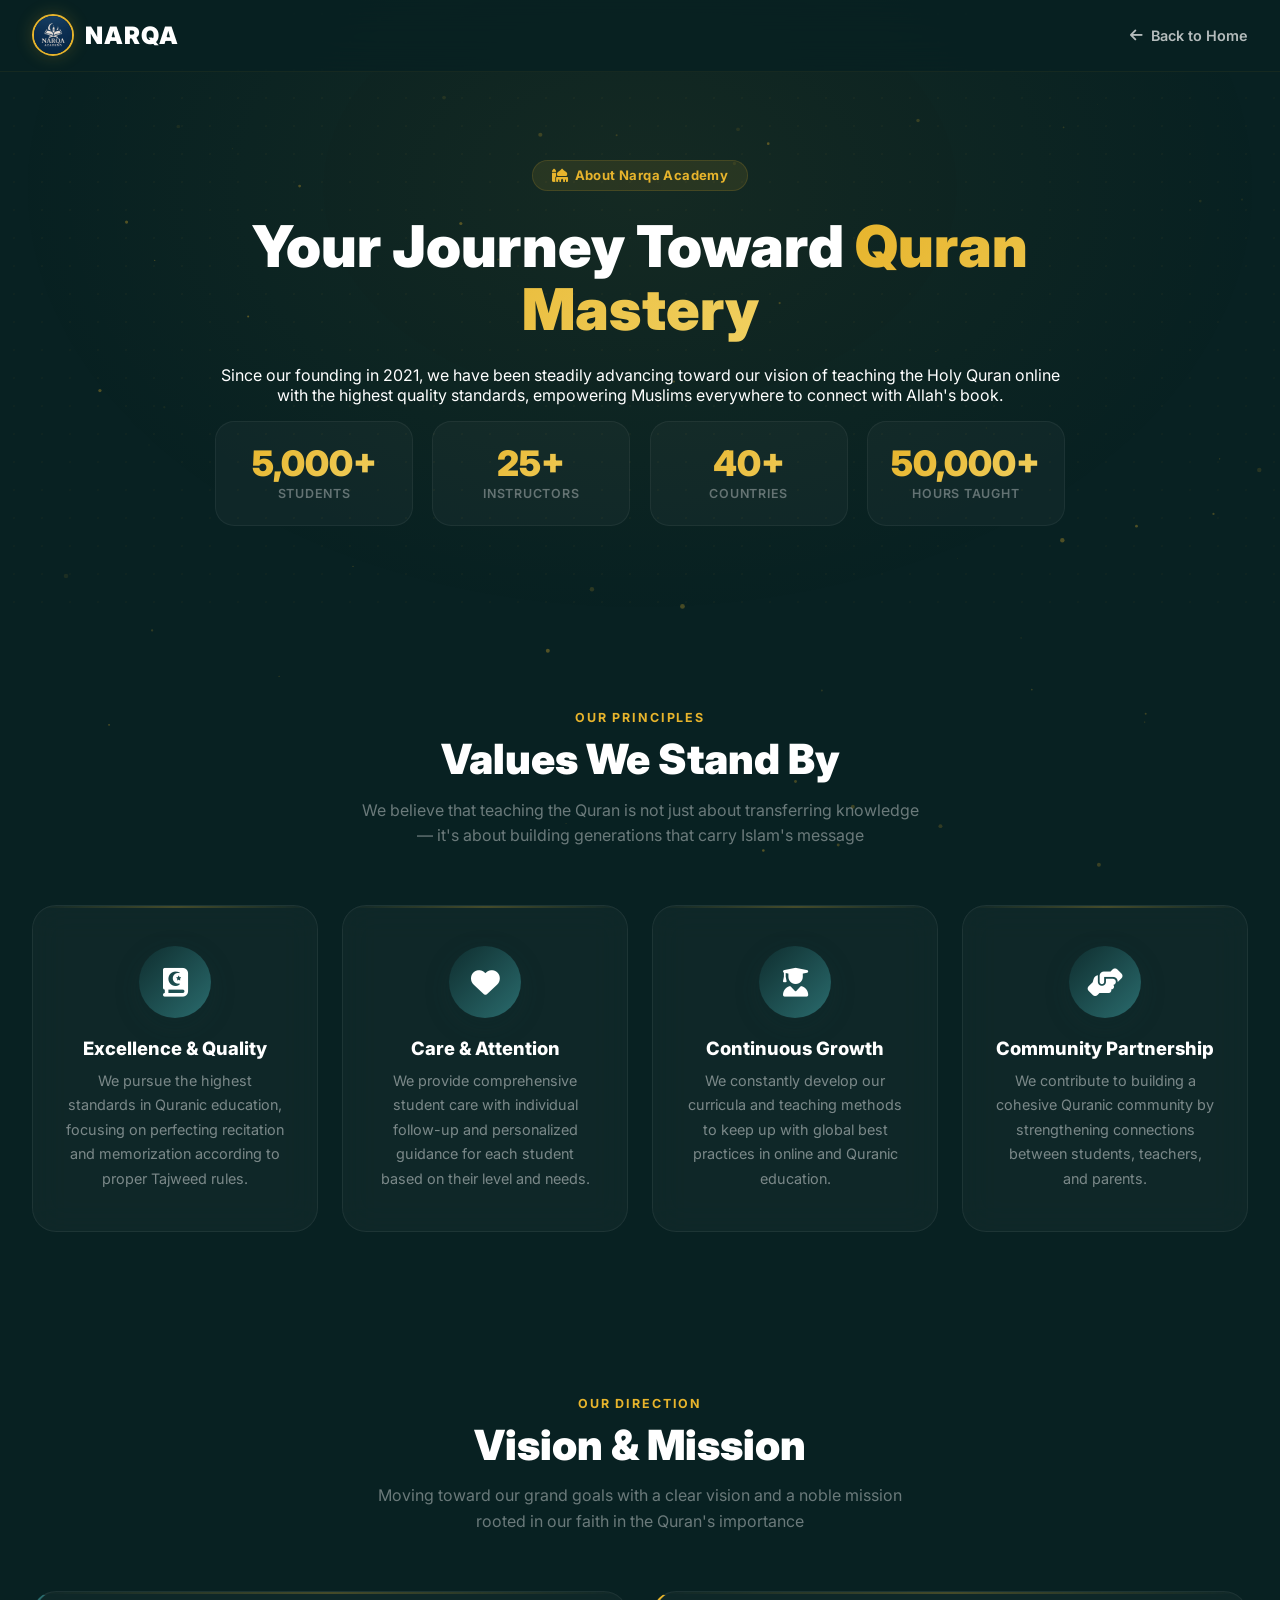
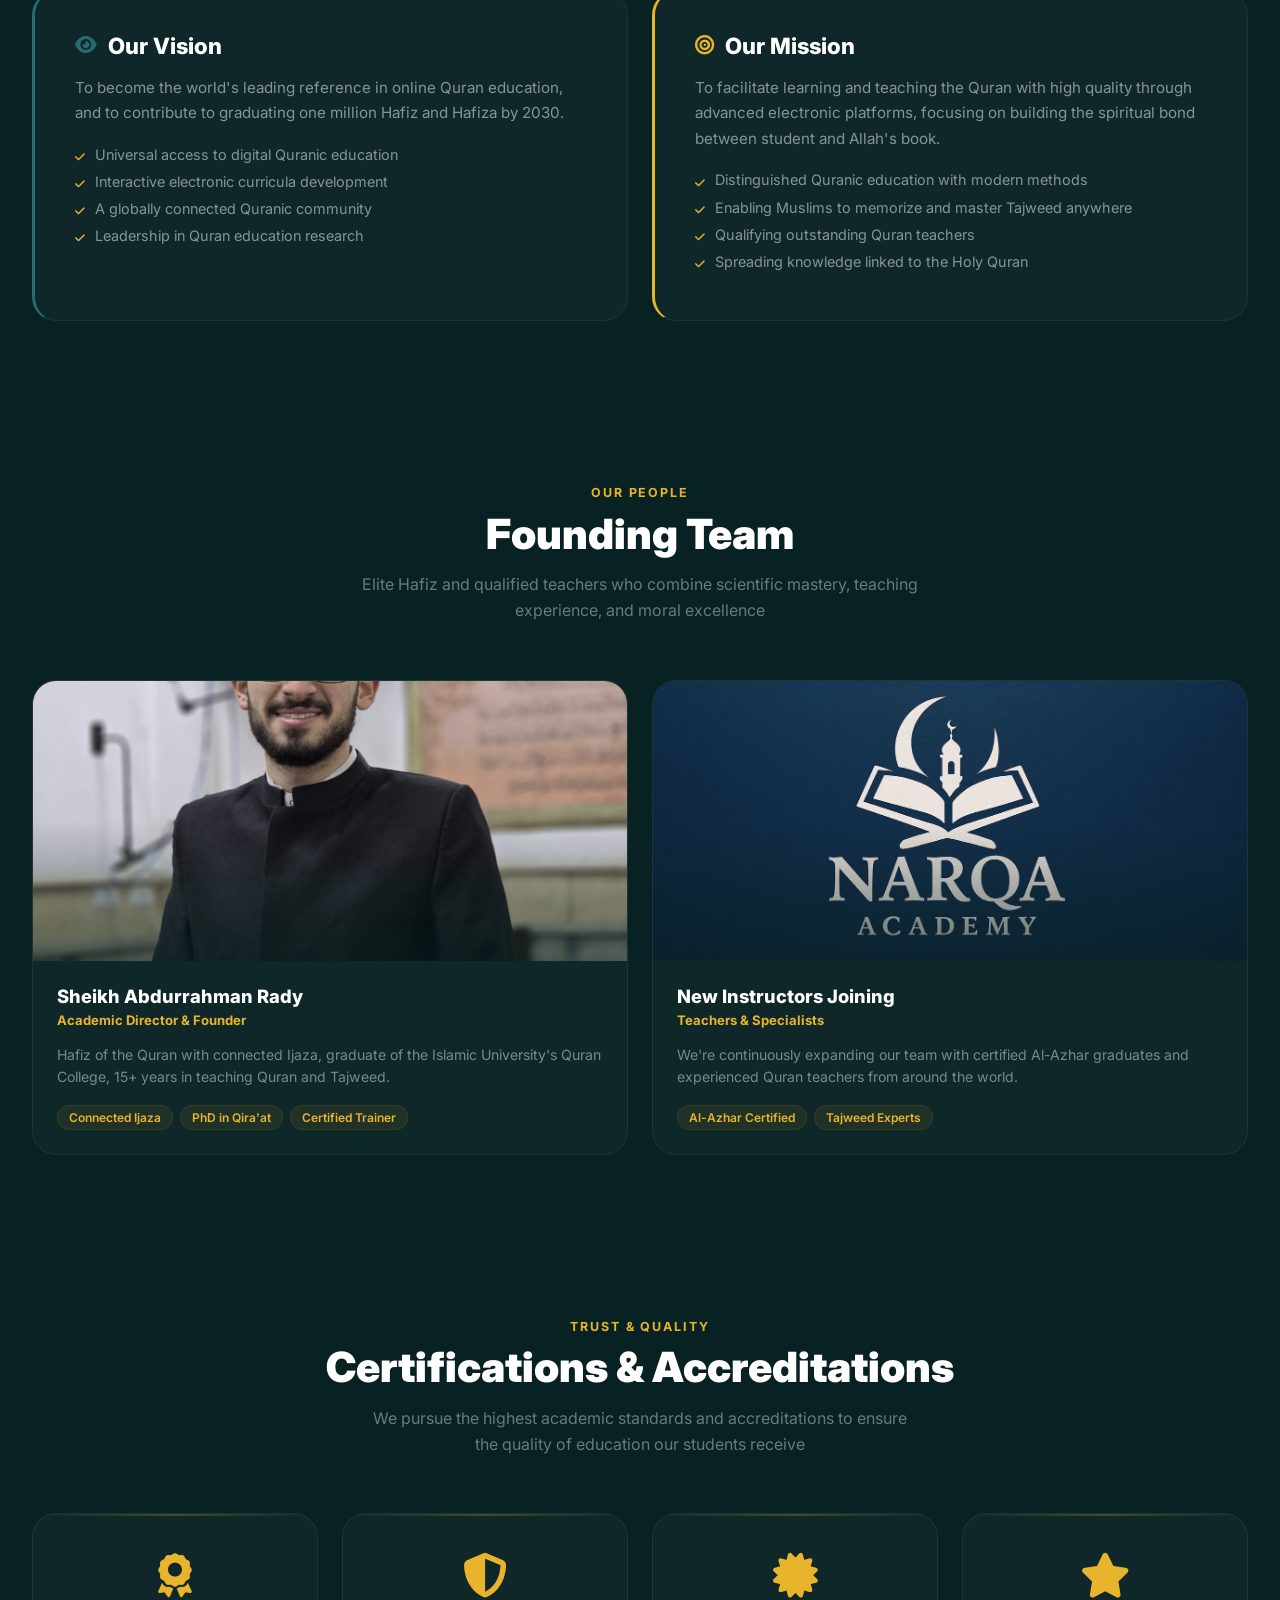
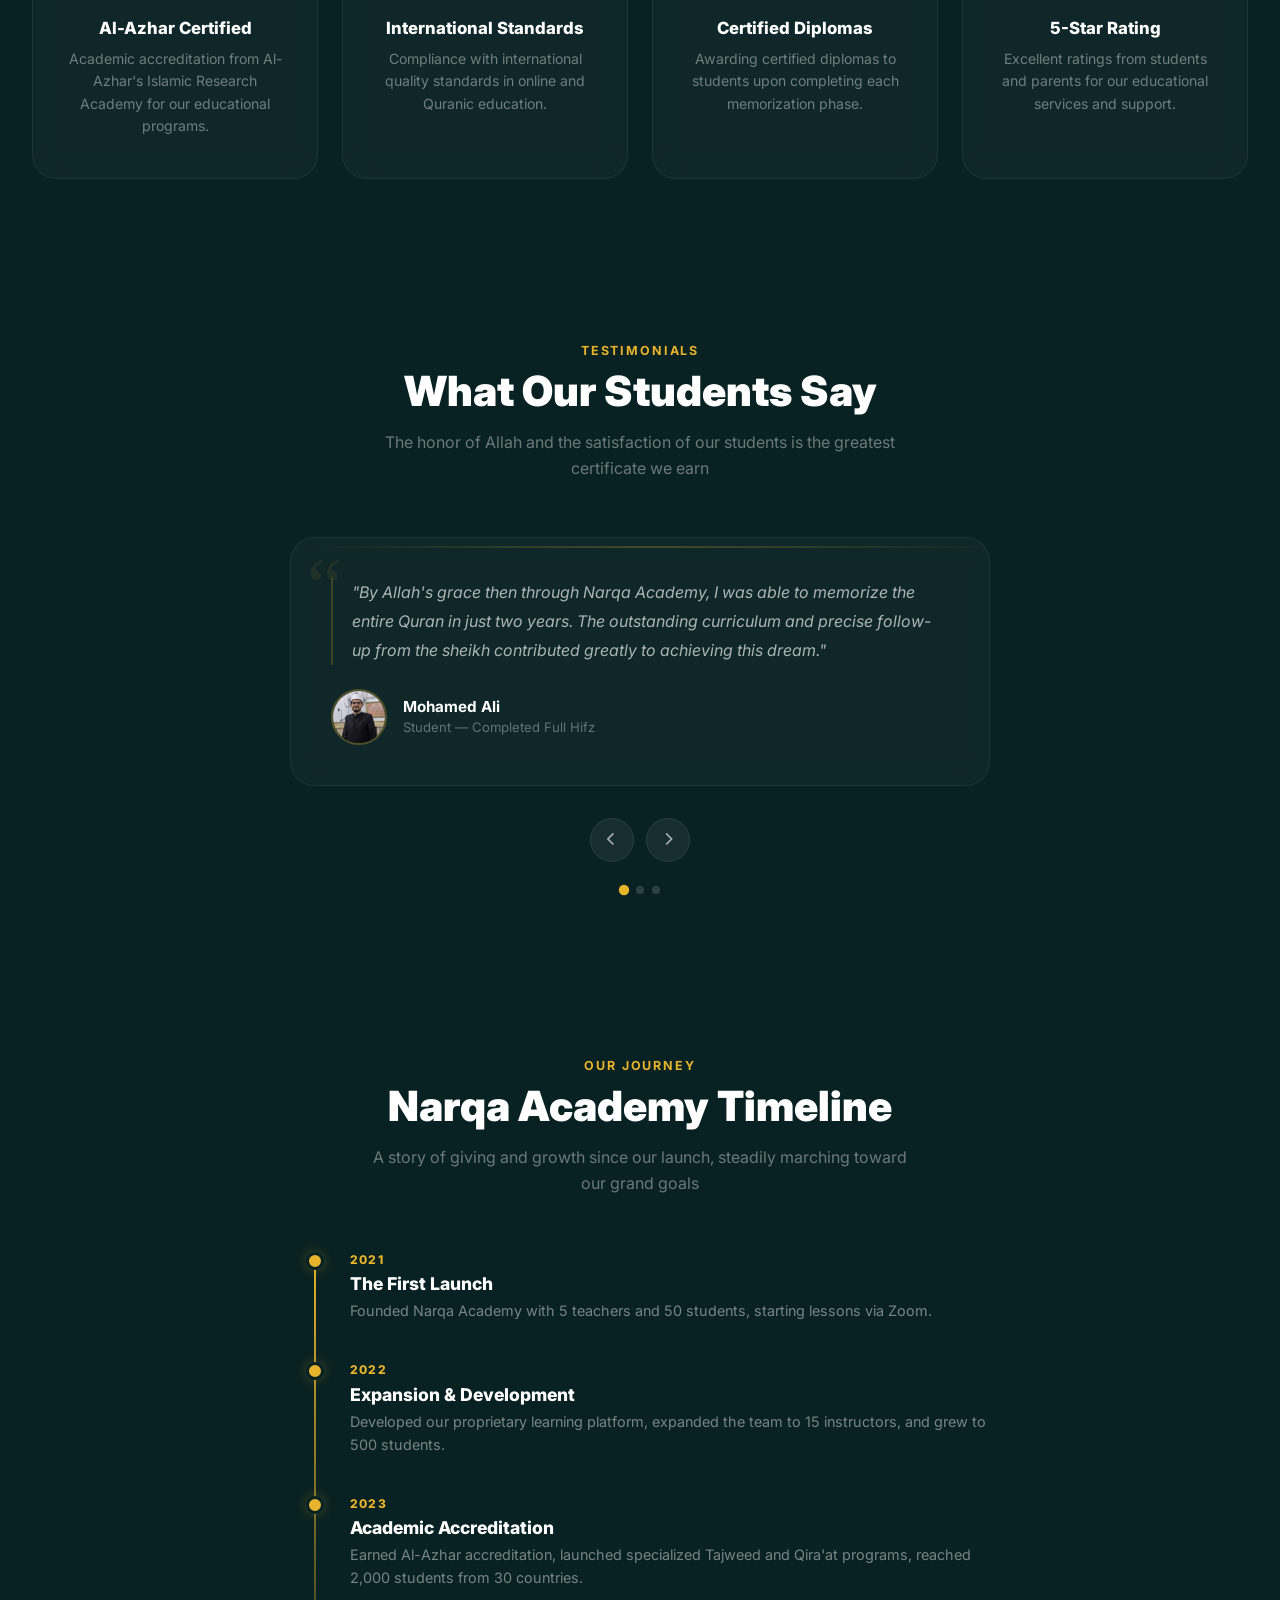
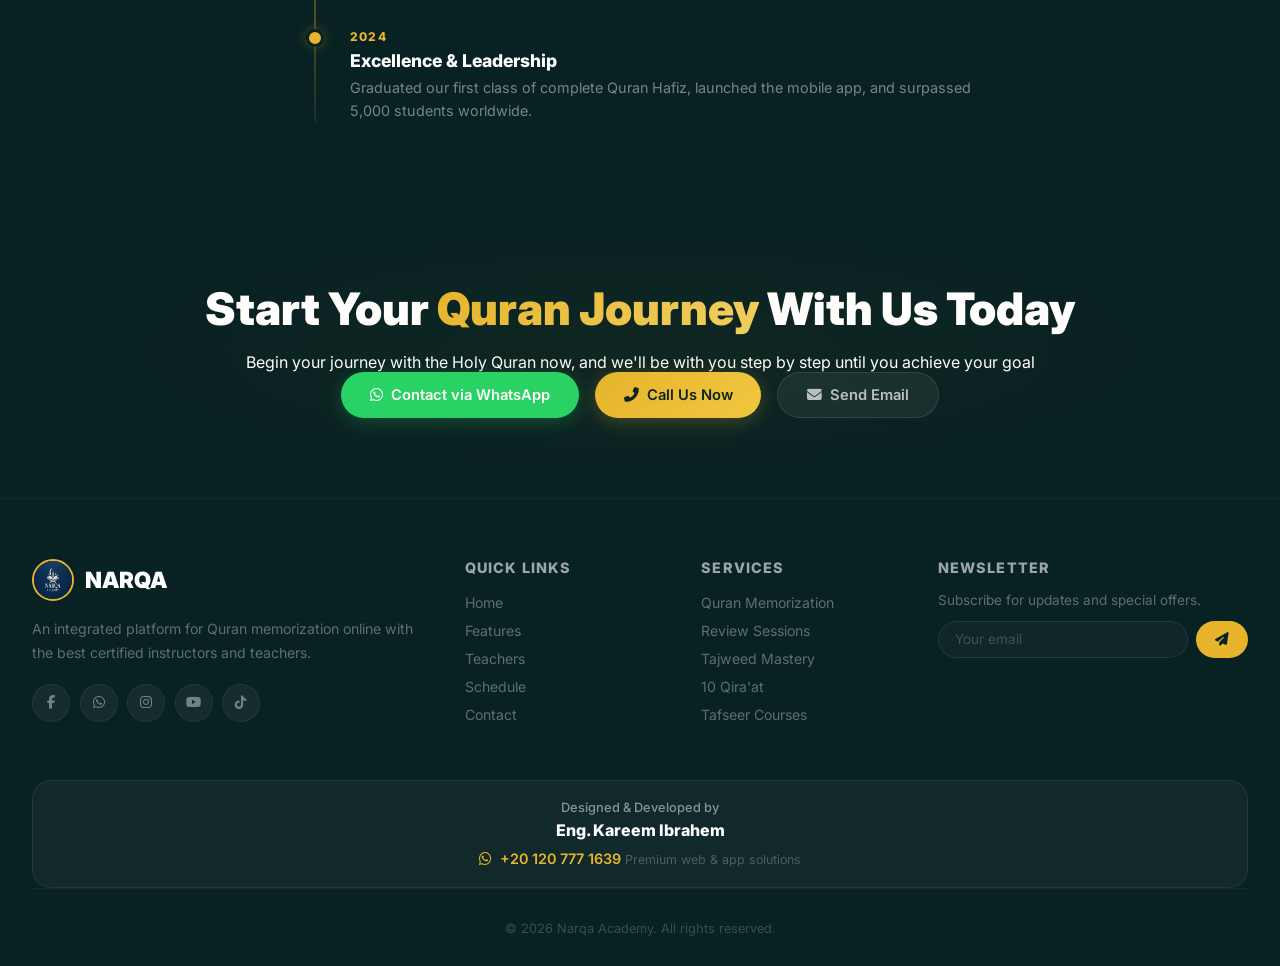
<file: about-me.html>
<!DOCTYPE html>
<html lang="en" dir="ltr">
<head>
    <meta charset="UTF-8">
    <meta name="viewport" content="width=device-width, initial-scale=1.0">
    <title>About Us - Narqa Academy</title>
    <link rel="stylesheet" href="https://cdnjs.cloudflare.com/ajax/libs/font-awesome/6.4.0/css/all.min.css">
    <link href="https://fonts.googleapis.com/css2?family=Inter:wght@400;500;600;700;800;900&display=swap" rel="stylesheet">
    <link rel="icon" href="img/logo2.jpeg" type="image/x-icon">
    <style>
        *{margin:0;padding:0;box-sizing:border-box}
        :root{
            --primary:#0F2E2F;--primary-dark:#082122;--primary-light:#2A6B6D;
            --accent:#E7B42C;--accent-dark:#C99E1E;--accent-glow:rgba(231,180,44,0.15);
            --white:#FFFFFF;--gray-700:#374151;
            --transition:all 0.3s ease-out;
        }
        body{font-family:'Inter',sans-serif;background:var(--primary-dark);color:#fff;overflow-x:hidden;min-height:100vh}
        #particles{position:fixed;top:0;left:0;width:100%;height:100%;pointer-events:none;z-index:0}

        /* ===== NAVBAR ===== */
        .navbar{position:fixed;top:0;left:0;width:100%;background:rgba(8,33,34,0.92);backdrop-filter:blur(20px);border-bottom:1px solid rgba(231,180,44,0.06);z-index:1000;padding:0.9rem 0;transition:var(--transition)}
        .navbar.scrolled{padding:0.5rem 0;background:rgba(8,33,34,0.97);box-shadow:0 4px 24px rgba(0,0,0,0.3)}
        .navbar .container{display:flex;justify-content:space-between;align-items:center;max-width:1320px;margin:0 auto;padding:0 2rem}
        .logo{display:flex;align-items:center;gap:0.7rem;text-decoration:none;font-weight:900;font-size:1.5rem;letter-spacing:0.04em;color:#fff}
        .logo-img{width:42px;height:42px;border-radius:50%;object-fit:cover;border:2.5px solid var(--accent);box-shadow:0 0 18px rgba(231,180,44,0.2);transition:var(--transition)}
        .logo:hover .logo-img{transform:rotate(8deg) scale(1.05)}
        .back-home{text-decoration:none;color:rgba(255,255,255,0.7);display:flex;align-items:center;gap:0.5rem;font-weight:600;font-size:0.9rem;transition:var(--transition)}
        .back-home:hover{color:var(--accent)}
        .container{max-width:1320px;margin:0 auto;padding:0 2rem}

        /* ===== HERO ===== */
        .hero{padding:160px 0 100px;text-align:center;position:relative;z-index:1;overflow:hidden}
        .hero::before{content:'';position:absolute;top:0;left:0;width:100%;height:100%;background:radial-gradient(ellipse at 50% 30%,rgba(231,180,44,0.06),transparent 70%);pointer-events:none}
        .hero-dots{position:absolute;top:0;left:0;width:100%;height:100%;background-image:radial-gradient(rgba(231,180,44,0.03) 1px,transparent 1px);background-size:28px 28px;pointer-events:none}
        .hero-content{position:relative;z-index:1;max-width:850px;margin:0 auto}
        .hero-badge{display:inline-flex;align-items:center;gap:0.4rem;background:rgba(231,180,44,0.1);border:1px solid rgba(231,180,44,0.15);color:var(--accent);padding:0.4rem 1.2rem;border-radius:2rem;font-weight:700;font-size:0.82rem;letter-spacing:0.03em;margin-bottom:1.5rem}
        .hero h1{font-size:clamp(2.2rem,5vw,3.6rem);font-weight:900;line-height:1.1;margin-bottom:1.5rem}
        .hero h1 .gold{background:linear-gradient(135deg,var(--accent),#f0d060);-webkit-background-clip:text;background-clip:text;color:transparent}
        .hero>p{font-size:1.1rem;color:rgba(255,255,255,0.4);line-height:1.8;margin-bottom:3rem;max-width:650px;margin-left:auto;margin-right:auto}
        .hero-stats{display:grid;grid-template-columns:repeat(4,1fr);gap:1.2rem;margin-top:1rem}
        .stat-box{text-align:center;padding:1.5rem 1rem;border-radius:1.2rem;background:rgba(255,255,255,0.03);border:1px solid rgba(255,255,255,0.05);transition:var(--transition)}
        .stat-box:hover{border-color:rgba(231,180,44,0.15);transform:translateY(-4px)}
        .stat-num{font-size:2.2rem;font-weight:900;background:linear-gradient(135deg,var(--accent),#f0d060);-webkit-background-clip:text;background-clip:text;color:transparent;line-height:1}
        .stat-lbl{font-size:0.78rem;color:rgba(255,255,255,0.35);margin-top:0.3rem;text-transform:uppercase;letter-spacing:0.06em;font-weight:600}

        /* ===== SECTION HEADING ===== */
        .section-header{text-align:center;margin-bottom:3.5rem}
        .section-subtitle{display:inline-block;font-weight:700;font-size:0.78rem;text-transform:uppercase;letter-spacing:0.15em;color:var(--accent);margin-bottom:0.6rem}
        .section-title{font-size:clamp(1.8rem,4vw,2.6rem);font-weight:900;line-height:1.2}
        .section-desc{margin-top:0.8rem;color:rgba(255,255,255,0.4);max-width:560px;margin-left:auto;margin-right:auto;font-size:1rem;line-height:1.6}

        /* ===== GLASS CARD ===== */
        .glass{background:rgba(255,255,255,0.03);backdrop-filter:blur(16px);border:1px solid rgba(255,255,255,0.06);border-radius:1.5rem;transition:var(--transition);position:relative;overflow:hidden}
        .glass::before{content:'';position:absolute;top:0;left:0;width:100%;height:2px;background:linear-gradient(90deg,transparent,rgba(231,180,44,0.25),transparent)}

        /* ===== VALUES ===== */
        .values-section{padding:80px 0;position:relative;z-index:1}
        .values-grid{display:grid;grid-template-columns:repeat(auto-fit,minmax(260px,1fr));gap:1.5rem;margin-top:2rem}
        .value-card{padding:2.5rem 2rem;text-align:center;transition:var(--transition)}
        .value-card:hover{transform:translateY(-8px);border-color:rgba(231,180,44,0.12);box-shadow:0 20px 40px -12px rgba(0,0,0,0.3)}
        .value-icon{width:72px;height:72px;margin:0 auto 1.2rem;border-radius:50%;background:linear-gradient(135deg,var(--primary),var(--primary-light));display:flex;align-items:center;justify-content:center;font-size:1.8rem;color:#fff;transition:var(--transition);box-shadow:0 8px 24px rgba(15,46,47,0.3)}
        .value-card:hover .value-icon{transform:scale(1.1) rotate(8deg)}
        .value-card h3{font-size:1.15rem;font-weight:800;margin-bottom:0.6rem}
        .value-card p{color:rgba(255,255,255,0.45);font-size:0.9rem;line-height:1.7}

        /* ===== VISION / MISSION ===== */
        .vm-section{padding:80px 0;position:relative;z-index:1}
        .vm-grid{display:grid;grid-template-columns:repeat(auto-fit,minmax(360px,1fr));gap:1.5rem;margin-top:2rem}
        .vm-card{padding:2.5rem;border-left:3px solid transparent;transition:var(--transition)}
        .vm-card:hover{transform:translateY(-6px);box-shadow:0 20px 40px -12px rgba(0,0,0,0.3)}
        .vm-card.vision{border-left-color:var(--primary-light)}
        .vm-card.mission{border-left-color:var(--accent)}
        .vm-card h2{font-size:1.4rem;font-weight:800;margin-bottom:1rem;display:flex;align-items:center;gap:0.7rem}
        .vm-card h2 i{font-size:1.2rem}
        .vm-card.vision h2 i{color:var(--primary-light)}
        .vm-card.mission h2 i{color:var(--accent)}
        .vm-card>p{color:rgba(255,255,255,0.5);font-size:0.95rem;line-height:1.7;margin-bottom:1.2rem}
        .vm-card ul{list-style:none}
        .vm-card li{display:flex;align-items:flex-start;gap:0.6rem;margin-bottom:0.6rem;font-size:0.9rem;color:rgba(255,255,255,0.5)}
        .vm-card li i{color:var(--accent);font-size:0.7rem;margin-top:0.4rem;flex-shrink:0}

        /* ===== TEAM ===== */
        .team-section{padding:80px 0;position:relative;z-index:1}
        .team-grid{display:grid;grid-template-columns:repeat(auto-fit,minmax(300px,1fr));gap:1.5rem;margin-top:2rem}
        .team-card{overflow:hidden;transition:var(--transition)}
        .team-card:hover{transform:translateY(-8px);box-shadow:0 24px 48px -12px rgba(0,0,0,0.4)}
        .team-img{height:280px;overflow:hidden;position:relative}
        .team-img img{width:100%;height:100%;object-fit:cover;transition:0.6s;filter:grayscale(20%)}
        .team-card:hover .team-img img{transform:scale(1.08);filter:grayscale(0%)}
        .team-img::after{content:'';position:absolute;bottom:0;left:0;width:100%;height:50%;background:linear-gradient(to top,rgba(8,33,34,0.6),transparent)}
        .team-overlay{position:absolute;inset:0;background:rgba(15,46,47,0.85);display:flex;align-items:center;justify-content:center;gap:1rem;opacity:0;transition:var(--transition)}
        .team-card:hover .team-overlay{opacity:1}
        .team-overlay a{width:44px;height:44px;border-radius:50%;background:rgba(255,255,255,0.1);border:1px solid rgba(255,255,255,0.15);display:flex;align-items:center;justify-content:center;color:#fff;text-decoration:none;transition:var(--transition);font-size:0.95rem}
        .team-overlay a:hover{background:var(--accent);color:var(--primary-dark);transform:scale(1.1)}
        .team-body{padding:1.5rem}
        .team-body h3{font-size:1.15rem;font-weight:800;margin-bottom:0.2rem}
        .team-body .role{color:var(--accent);font-size:0.82rem;font-weight:700;margin-bottom:0.8rem}
        .team-body p{color:rgba(255,255,255,0.45);font-size:0.88rem;line-height:1.6;margin-bottom:1rem}
        .tags{display:flex;flex-wrap:wrap;gap:0.4rem}
        .tag{background:rgba(231,180,44,0.08);color:var(--accent);border:1px solid rgba(231,180,44,0.1);padding:0.25rem 0.7rem;border-radius:2rem;font-size:0.75rem;font-weight:600}

        /* ===== CERTIFICATES ===== */
        .cert-section{padding:80px 0;position:relative;z-index:1}
        .cert-grid{display:grid;grid-template-columns:repeat(auto-fit,minmax(240px,1fr));gap:1.5rem;margin-top:2rem}
        .cert-card{padding:2.5rem 2rem;text-align:center;transition:var(--transition)}
        .cert-card:hover{transform:translateY(-8px) rotateY(5deg);box-shadow:0 20px 40px -12px rgba(0,0,0,0.35)}
        .cert-card i{font-size:2.8rem;color:var(--accent);margin-bottom:1.2rem;display:block;transition:var(--transition)}
        .cert-card:hover i{transform:scale(1.2) rotate(10deg)}
        .cert-card h3{font-size:1.05rem;font-weight:800;margin-bottom:0.6rem}
        .cert-card p{color:rgba(255,255,255,0.4);font-size:0.88rem;line-height:1.6}

        /* ===== TESTIMONIALS ===== */
        .test-section{padding:80px 0;position:relative;z-index:1}
        .test-slider{max-width:700px;margin:2rem auto 0;position:relative}
        .test-card{padding:2.5rem;position:relative}
        .test-card::before{content:'\201C';position:absolute;top:0.5rem;left:1rem;font-size:5rem;color:rgba(231,180,44,0.08);font-family:serif;line-height:1;pointer-events:none}
        .test-text{color:rgba(255,255,255,0.65);font-size:1rem;line-height:1.8;font-style:italic;margin-bottom:1.5rem;border-left:2px solid rgba(231,180,44,0.2);padding-left:1.2rem}
        .test-author{display:flex;align-items:center;gap:1rem}
        .test-avatar{width:56px;height:56px;border-radius:50%;border:2px solid rgba(231,180,44,0.3);overflow:hidden;flex-shrink:0}
        .test-avatar img{width:100%;height:100%;object-fit:cover}
        .test-author h4{font-size:0.95rem;font-weight:700}
        .test-author span{font-size:0.82rem;color:rgba(255,255,255,0.35)}
        .test-controls{display:flex;justify-content:center;gap:0.8rem;margin-top:2rem}
        .test-btn{background:rgba(255,255,255,0.06);border:1px solid rgba(255,255,255,0.08);color:rgba(255,255,255,0.6);width:44px;height:44px;border-radius:50%;cursor:pointer;font-size:0.85rem;display:flex;align-items:center;justify-content:center;transition:var(--transition)}
        .test-btn:hover{background:rgba(231,180,44,0.12);color:var(--accent);border-color:rgba(231,180,44,0.2)}
        .test-dots{display:flex;justify-content:center;gap:0.5rem;margin-top:1.5rem}
        .test-dot{width:8px;height:8px;border-radius:50%;background:rgba(255,255,255,0.15);cursor:pointer;transition:var(--transition)}
        .test-dot.active{background:var(--accent);transform:scale(1.3)}

        /* ===== TIMELINE ===== */
        .timeline-section{padding:80px 0;position:relative;z-index:1}
        .timeline{max-width:700px;margin:2rem auto 0;position:relative}
        .timeline::before{content:'';position:absolute;top:0;left:24px;width:2px;height:100%;background:linear-gradient(to bottom,var(--accent),rgba(231,180,44,0.1));border-radius:1px}
        .tl-item{position:relative;padding-left:60px;margin-bottom:2.5rem}
        .tl-item:last-child{margin-bottom:0}
        .tl-dot{position:absolute;left:16px;top:0;width:18px;height:18px;border-radius:50%;background:var(--accent);border:3px solid var(--primary-dark);box-shadow:0 0 12px rgba(231,180,44,0.3)}
        .tl-year{font-size:0.75rem;font-weight:800;color:var(--accent);text-transform:uppercase;letter-spacing:0.1em;margin-bottom:0.4rem}
        .tl-item h3{font-size:1.1rem;font-weight:800;margin-bottom:0.3rem}
        .tl-item p{color:rgba(255,255,255,0.45);font-size:0.9rem;line-height:1.6}

        /* ===== CTA ===== */
        .cta-section{padding:80px 0;position:relative;z-index:1;text-align:center}
        .cta-section::before{content:'';position:absolute;inset:0;background:radial-gradient(ellipse at 50% 50%,rgba(231,180,44,0.04),transparent 70%);pointer-events:none}
        .cta-section h2{font-size:clamp(1.8rem,4vw,2.8rem);font-weight:900;margin-bottom:1rem}
        .cta-section h2 .gold{background:linear-gradient(135deg,var(--accent),#f0d060);-webkit-background-clip:text;background-clip:text;color:transparent}
        .cta-section>p{color:rgba(255,255,255,0.4);font-size:1rem;margin-bottom:2.5rem;max-width:500px;margin-left:auto;margin-right:auto}
        .cta-btns{display:flex;justify-content:center;gap:1rem;flex-wrap:wrap}
        .btn{display:inline-flex;align-items:center;justify-content:center;gap:0.5rem;padding:0.8rem 1.8rem;border-radius:2rem;font-weight:600;transition:var(--transition);border:none;cursor:pointer;font-family:inherit;font-size:0.92rem;text-decoration:none}
        .btn-gold{background:linear-gradient(135deg,var(--accent),#f0c840);color:var(--primary-dark);box-shadow:0 4px 18px rgba(231,180,44,0.25)}
        .btn-gold:hover{transform:translateY(-3px);box-shadow:0 10px 28px rgba(231,180,44,0.4)}
        .btn-wa{background:#25D366;color:#fff;box-shadow:0 4px 18px rgba(37,211,102,0.25)}
        .btn-wa:hover{transform:translateY(-3px);box-shadow:0 10px 28px rgba(37,211,102,0.4)}
        .btn-ghost{background:rgba(255,255,255,0.06);color:rgba(255,255,255,0.7);border:1px solid rgba(255,255,255,0.1)}
        .btn-ghost:hover{background:rgba(255,255,255,0.1);color:#fff;transform:translateY(-2px)}

        /* ===== FOOTER ===== */
        .site-footer{background:var(--primary-dark);border-top:1px solid rgba(255,255,255,0.04);padding:60px 0 30px;position:relative;z-index:1}
        .footer-grid{display:grid;grid-template-columns:2fr 1fr 1fr 1.5fr;gap:2.5rem;margin-bottom:3rem}
        .footer-logo{display:flex;align-items:center;gap:0.7rem;margin-bottom:1rem;font-weight:900;font-size:1.4rem}
        .footer-logo img{width:42px;height:42px;border-radius:50%;border:2px solid var(--accent)}
        .footer-desc{color:rgba(255,255,255,0.35);font-size:0.88rem;line-height:1.7;margin-bottom:1.2rem}
        .footer-socials{display:flex;gap:0.6rem}
        .footer-socials a{width:38px;height:38px;border-radius:50%;background:rgba(255,255,255,0.05);border:1px solid rgba(255,255,255,0.06);display:flex;align-items:center;justify-content:center;color:rgba(255,255,255,0.4);text-decoration:none;transition:var(--transition);font-size:0.85rem}
        .footer-socials a:hover{background:rgba(231,180,44,0.12);color:var(--accent);border-color:rgba(231,180,44,0.2);transform:translateY(-2px)}
        .footer-col h4{font-size:0.9rem;font-weight:800;margin-bottom:1rem;text-transform:uppercase;letter-spacing:0.08em;color:rgba(255,255,255,0.6)}
        .footer-col ul{list-style:none}
        .footer-col li{margin-bottom:0.5rem}
        .footer-col a{color:rgba(255,255,255,0.35);text-decoration:none;font-size:0.88rem;transition:var(--transition)}
        .footer-col a:hover{color:var(--accent);padding-left:6px}
        .nl-form{display:flex;gap:0.5rem;margin-top:0.8rem}
        .nl-form input{flex:1;padding:0.6rem 1rem;border:1px solid rgba(255,255,255,0.08);border-radius:2rem;background:rgba(255,255,255,0.03);color:#fff;font-family:inherit;font-size:0.85rem;outline:none;transition:var(--transition)}
        .nl-form input:focus{border-color:var(--accent)}
        .nl-form input::placeholder{color:rgba(255,255,255,0.2)}
        .nl-form button{padding:0.6rem 1.2rem;border-radius:2rem;background:var(--accent);color:var(--primary-dark);border:none;font-weight:700;font-size:0.85rem;cursor:pointer;transition:var(--transition)}
        .nl-form button:hover{background:#f0c840}
        .footer-copy{color:rgba(255,255,255,0.2);font-size:0.8rem;padding-top:2rem;border-top:1px solid rgba(255,255,255,0.04);text-align:center}
        .designer-card{background:rgba(255,255,255,0.04);border:1px solid rgba(231,180,44,0.1);border-radius:1.2rem;padding:1.2rem;text-align:center;margin:2rem 0 0}
        .designer-card h4{font-size:0.8rem;color:rgba(255,255,255,0.5);font-weight:500;margin-bottom:0.3rem}
        .designer-card .dev-name{font-weight:800;font-size:1rem;color:#fff;margin-bottom:0.5rem}
        .designer-card .wa-link{display:inline-flex;align-items:center;gap:0.5rem;color:var(--accent);text-decoration:none;font-weight:600;font-size:0.9rem;transition:var(--transition)}
        .designer-card .wa-link:hover{color:#25D366}
        .designer-card small{color:rgba(255,255,255,0.25);font-size:0.78rem}

        /* ===== SCROLL TOP ===== */
        .scroll-top{position:fixed;bottom:2rem;right:2rem;width:46px;height:46px;background:var(--accent);color:var(--primary-dark);border:none;border-radius:50%;cursor:pointer;font-size:1rem;opacity:0;visibility:hidden;transition:var(--transition);z-index:99;display:flex;align-items:center;justify-content:center;box-shadow:0 4px 16px rgba(231,180,44,0.3)}
        .scroll-top.visible{opacity:1;visibility:visible}
        .scroll-top:hover{transform:translateY(-3px);box-shadow:0 8px 24px rgba(231,180,44,0.45)}

        /* ===== REVEAL ===== */
        .reveal{opacity:0;transform:translateY(30px);transition:opacity 0.6s ease,transform 0.6s ease}
        .reveal.visible{opacity:1;transform:translateY(0)}

        /* ===== RESPONSIVE ===== */
        @media(max-width:1024px){.footer-grid{grid-template-columns:1fr 1fr;gap:2rem}}
        @media(max-width:768px){
            .container{padding:0 1.2rem}
            .hero{padding:130px 0 60px}
            .hero-stats{grid-template-columns:repeat(2,1fr)}
            .vm-grid,.team-grid,.cert-grid{grid-template-columns:1fr;max-width:480px;margin-left:auto;margin-right:auto}
            .footer-grid{grid-template-columns:1fr;text-align:center}
            .nl-form{justify-content:center}
        }
        @media(max-width:480px){
            .hero-stats{grid-template-columns:1fr 1fr;gap:0.8rem}
            .cta-btns{flex-direction:column;align-items:center}
            .cta-btns .btn{width:100%;max-width:300px}
        }
    </style>
</head>
<body>

<canvas id="particles"></canvas>

<!-- Navbar -->
<nav class="navbar">
    <div class="container">
        <a href="index.html" class="logo">
            <img src="img/logo2.jpeg" alt="Narqa Academy" class="logo-img">
            <span>NARQA</span>
        </a>
        <a href="index.html" class="back-home"><i class="fas fa-arrow-left"></i> Back to Home</a>
    </div>
</nav>

<!-- Hero -->
<section class="hero">
    <div class="hero-dots"></div>
    <div class="container">
        <div class="hero-content">
            <div class="hero-badge"><i class="fas fa-mosque"></i> About Narqa Academy</div>
            <h1>Your Journey Toward <span class="gold">Quran Mastery</span></h1>
            <p>Since our founding in 2021, we have been steadily advancing toward our vision of teaching the Holy Quran online with the highest quality standards, empowering Muslims everywhere to connect with Allah's book.</p>
            <div class="hero-stats">
                <div class="stat-box"><div class="stat-num" data-count="5000">0</div><div class="stat-lbl">Students</div></div>
                <div class="stat-box"><div class="stat-num" data-count="25">0</div><div class="stat-lbl">Instructors</div></div>
                <div class="stat-box"><div class="stat-num" data-count="40">0</div><div class="stat-lbl">Countries</div></div>
                <div class="stat-box"><div class="stat-num" data-count="50000">0</div><div class="stat-lbl">Hours Taught</div></div>
            </div>
        </div>
    </div>
</section>

<!-- Values -->
<section class="values-section">
    <div class="container">
        <div class="section-header reveal">
            <span class="section-subtitle">Our Principles</span>
            <h2 class="section-title">Values We Stand By</h2>
            <p class="section-desc">We believe that teaching the Quran is not just about transferring knowledge — it's about building generations that carry Islam's message</p>
        </div>
        <div class="values-grid">
            <div class="glass value-card reveal">
                <div class="value-icon"><i class="fas fa-quran"></i></div>
                <h3>Excellence & Quality</h3>
                <p>We pursue the highest standards in Quranic education, focusing on perfecting recitation and memorization according to proper Tajweed rules.</p>
            </div>
            <div class="glass value-card reveal">
                <div class="value-icon"><i class="fas fa-heart"></i></div>
                <h3>Care & Attention</h3>
                <p>We provide comprehensive student care with individual follow-up and personalized guidance for each student based on their level and needs.</p>
            </div>
            <div class="glass value-card reveal">
                <div class="value-icon"><i class="fas fa-user-graduate"></i></div>
                <h3>Continuous Growth</h3>
                <p>We constantly develop our curricula and teaching methods to keep up with global best practices in online and Quranic education.</p>
            </div>
            <div class="glass value-card reveal">
                <div class="value-icon"><i class="fas fa-hands-helping"></i></div>
                <h3>Community Partnership</h3>
                <p>We contribute to building a cohesive Quranic community by strengthening connections between students, teachers, and parents.</p>
            </div>
        </div>
    </div>
</section>

<!-- Vision & Mission -->
<section class="vm-section">
    <div class="container">
        <div class="section-header reveal">
            <span class="section-subtitle">Our Direction</span>
            <h2 class="section-title">Vision & Mission</h2>
            <p class="section-desc">Moving toward our grand goals with a clear vision and a noble mission rooted in our faith in the Quran's importance</p>
        </div>
        <div class="vm-grid">
            <div class="glass vm-card vision reveal">
                <h2><i class="fas fa-eye"></i> Our Vision</h2>
                <p>To become the world's leading reference in online Quran education, and to contribute to graduating one million Hafiz and Hafiza by 2030.</p>
                <ul>
                    <li><i class="fas fa-check"></i> Universal access to digital Quranic education</li>
                    <li><i class="fas fa-check"></i> Interactive electronic curricula development</li>
                    <li><i class="fas fa-check"></i> A globally connected Quranic community</li>
                    <li><i class="fas fa-check"></i> Leadership in Quran education research</li>
                </ul>
            </div>
            <div class="glass vm-card mission reveal">
                <h2><i class="fas fa-bullseye"></i> Our Mission</h2>
                <p>To facilitate learning and teaching the Quran with high quality through advanced electronic platforms, focusing on building the spiritual bond between student and Allah's book.</p>
                <ul>
                    <li><i class="fas fa-check"></i> Distinguished Quranic education with modern methods</li>
                    <li><i class="fas fa-check"></i> Enabling Muslims to memorize and master Tajweed anywhere</li>
                    <li><i class="fas fa-check"></i> Qualifying outstanding Quran teachers</li>
                    <li><i class="fas fa-check"></i> Spreading knowledge linked to the Holy Quran</li>
                </ul>
            </div>
        </div>
    </div>
</section>

<!-- Team -->
<section class="team-section">
    <div class="container">
        <div class="section-header reveal">
            <span class="section-subtitle">Our People</span>
            <h2 class="section-title">Founding Team</h2>
            <p class="section-desc">Elite Hafiz and qualified teachers who combine scientific mastery, teaching experience, and moral excellence</p>
        </div>
        <div class="team-grid">
            <div class="glass team-card reveal">
                <div class="team-img">
                    <img src="img/person.jpeg" alt="Sheikh Abdurrahman Rady">
                    <div class="team-overlay">
                        <a href="https://wa.me/01202988181"><i class="fab fa-whatsapp"></i></a>
                        <a href="#"><i class="fab fa-linkedin"></i></a>
                        <a href="#"><i class="fas fa-envelope"></i></a>
                    </div>
                </div>
                <div class="team-body">
                    <h3>Sheikh Abdurrahman Rady</h3>
                    <p class="role">Academic Director & Founder</p>
                    <p>Hafiz of the Quran with connected Ijaza, graduate of the Islamic University's Quran College, 15+ years in teaching Quran and Tajweed.</p>
                    <div class="tags"><span class="tag">Connected Ijaza</span><span class="tag">PhD in Qira'at</span><span class="tag">Certified Trainer</span></div>
                </div>
            </div>
            <div class="glass team-card reveal">
                <div class="team-img">
                    <img src="img/logo2.jpeg" alt="More Instructors">
                    <div class="team-overlay">
                        <a href="#"><i class="fab fa-whatsapp"></i></a>
                        <a href="#"><i class="fab fa-linkedin"></i></a>
                    </div>
                </div>
                <div class="team-body">
                    <h3>New Instructors Joining</h3>
                    <p class="role">Teachers & Specialists</p>
                    <p>We're continuously expanding our team with certified Al-Azhar graduates and experienced Quran teachers from around the world.</p>
                    <div class="tags"><span class="tag">Al-Azhar Certified</span><span class="tag">Tajweed Experts</span></div>
                </div>
            </div>
        </div>
    </div>
</section>

<!-- Certificates -->
<section class="cert-section">
    <div class="container">
        <div class="section-header reveal">
            <span class="section-subtitle">Trust & Quality</span>
            <h2 class="section-title">Certifications & Accreditations</h2>
            <p class="section-desc">We pursue the highest academic standards and accreditations to ensure the quality of education our students receive</p>
        </div>
        <div class="cert-grid">
            <div class="glass cert-card reveal"><i class="fas fa-award"></i><h3>Al-Azhar Certified</h3><p>Academic accreditation from Al-Azhar's Islamic Research Academy for our educational programs.</p></div>
            <div class="glass cert-card reveal"><i class="fas fa-shield-alt"></i><h3>International Standards</h3><p>Compliance with international quality standards in online and Quranic education.</p></div>
            <div class="glass cert-card reveal"><i class="fas fa-certificate"></i><h3>Certified Diplomas</h3><p>Awarding certified diplomas to students upon completing each memorization phase.</p></div>
            <div class="glass cert-card reveal"><i class="fas fa-star"></i><h3>5-Star Rating</h3><p>Excellent ratings from students and parents for our educational services and support.</p></div>
        </div>
    </div>
</section>

<!-- Testimonials -->
<section class="test-section">
    <div class="container">
        <div class="section-header reveal">
            <span class="section-subtitle">Testimonials</span>
            <h2 class="section-title">What Our Students Say</h2>
            <p class="section-desc">The honor of Allah and the satisfaction of our students is the greatest certificate we earn</p>
        </div>
        <div class="test-slider reveal">
            <div class="glass test-card" id="test0">
                <p class="test-text">"By Allah's grace then through Narqa Academy, I was able to memorize the entire Quran in just two years. The outstanding curriculum and precise follow-up from the sheikh contributed greatly to achieving this dream."</p>
                <div class="test-author"><div class="test-avatar"><img src="img/person.jpeg" alt="Student"></div><div><h4>Mohamed Ali</h4><span>Student — Completed Full Hifz</span></div></div>
            </div>
            <div class="glass test-card" id="test1" style="display:none">
                <p class="test-text">"I was looking for a place to teach my daughters Quran with proper Tajweed. After trying several centers, I found in Narqa exactly what I was looking for. The teachers are specialized, patient, and my girls look forward to every lesson."</p>
                <div class="test-author"><div class="test-avatar"><img src="img/logo2.jpeg" alt="Parent"></div><div><h4>Um Yusuf</h4><span>Mother of two students</span></div></div>
            </div>
            <div class="glass test-card" id="test2" style="display:none">
                <p class="test-text">"As a beginner in proper recitation, I felt a significant improvement after only 3 months. The gradual curriculum and modern techniques made learning easy despite my busy work schedule."</p>
                <div class="test-author"><div class="test-avatar"><img src="img/person.jpeg" alt="Student"></div><div><h4>Khaled Al-Saad</h4><span>Professional — Improved Recitation</span></div></div>
            </div>
        </div>
        <div class="test-controls"><button class="test-btn" id="testPrev"><i class="fas fa-chevron-left"></i></button><button class="test-btn" id="testNext"><i class="fas fa-chevron-right"></i></button></div>
        <div class="test-dots"><span class="test-dot active" data-i="0"></span><span class="test-dot" data-i="1"></span><span class="test-dot" data-i="2"></span></div>
    </div>
</section>

<!-- Timeline -->
<section class="timeline-section">
    <div class="container">
        <div class="section-header reveal">
            <span class="section-subtitle">Our Journey</span>
            <h2 class="section-title">Narqa Academy Timeline</h2>
            <p class="section-desc">A story of giving and growth since our launch, steadily marching toward our grand goals</p>
        </div>
        <div class="timeline">
            <div class="tl-item reveal"><div class="tl-dot"></div><div class="tl-year">2021</div><h3>The First Launch</h3><p>Founded Narqa Academy with 5 teachers and 50 students, starting lessons via Zoom.</p></div>
            <div class="tl-item reveal"><div class="tl-dot"></div><div class="tl-year">2022</div><h3>Expansion & Development</h3><p>Developed our proprietary learning platform, expanded the team to 15 instructors, and grew to 500 students.</p></div>
            <div class="tl-item reveal"><div class="tl-dot"></div><div class="tl-year">2023</div><h3>Academic Accreditation</h3><p>Earned Al-Azhar accreditation, launched specialized Tajweed and Qira'at programs, reached 2,000 students from 30 countries.</p></div>
            <div class="tl-item reveal"><div class="tl-dot"></div><div class="tl-year">2024</div><h3>Excellence & Leadership</h3><p>Graduated our first class of complete Quran Hafiz, launched the mobile app, and surpassed 5,000 students worldwide.</p></div>
        </div>
    </div>
</section>

<!-- CTA -->
<section class="cta-section reveal">
    <div class="container">
        <h2>Start Your <span class="gold">Quran Journey</span> With Us Today</h2>
        <p>Begin your journey with the Holy Quran now, and we'll be with you step by step until you achieve your goal</p>
        <div class="cta-btns">
            <a href="https://wa.me/01202988181" class="btn btn-wa"><i class="fab fa-whatsapp"></i> Contact via WhatsApp</a>
            <a href="tel:+201060785754" class="btn btn-gold"><i class="fas fa-phone-alt"></i> Call Us Now</a>
            <a href="mailto:Narqaacademy@gmail.com" class="btn btn-ghost"><i class="fas fa-envelope"></i> Send Email</a>
        </div>
    </div>
</section>

<!-- Footer -->
<footer class="site-footer">
    <div class="container">
        <div class="footer-grid">
            <div>
                <div class="footer-logo"><img src="img/logo2.jpeg" alt="Narqa"><span>NARQA</span></div>
                <p class="footer-desc">An integrated platform for Quran memorization online with the best certified instructors and teachers.</p>
                <div class="footer-socials">
                    <a href="https://www.facebook.com/share/16egxWPfUa/"><i class="fab fa-facebook-f"></i></a>
                    <a href="https://wa.me/01202988181"><i class="fab fa-whatsapp"></i></a>
                    <a href="https://www.instagram.com/narqaacademy"><i class="fab fa-instagram"></i></a>
                    <a href="#"><i class="fab fa-youtube"></i></a>
                    <a href="#"><i class="fab fa-tiktok"></i></a>
                </div>
            </div>
            <div class="footer-col">
                <h4>Quick Links</h4>
                <ul>
                    <li><a href="index.html#home">Home</a></li>
                    <li><a href="index.html#features">Features</a></li>
                    <li><a href="index.html#teachers">Teachers</a></li>
                    <li><a href="index.html#schedule">Schedule</a></li>
                    <li><a href="index.html#contact">Contact</a></li>
                </ul>
            </div>
            <div class="footer-col">
                <h4>Services</h4>
                <ul>
                    <li><a href="learning-path.html">Quran Memorization</a></li>
                    <li><a href="learning-path.html">Review Sessions</a></li>
                    <li><a href="learning-path.html">Tajweed Mastery</a></li>
                    <li><a href="learning-path.html">10 Qira'at</a></li>
                    <li><a href="learning-path.html">Tafseer Courses</a></li>
                </ul>
            </div>
            <div class="footer-col">
                <h4>Newsletter</h4>
                <p style="color:rgba(255,255,255,0.35);font-size:0.85rem;margin-bottom:0.6rem">Subscribe for updates and special offers.</p>
                <div class="nl-form"><input type="email" placeholder="Your email"><button><i class="fas fa-paper-plane"></i></button></div>
            </div>
        </div>
        <div class="designer-card">
            <h4>Designed & Developed by</h4>
            <p class="dev-name">Eng. Kareem Ibrahem</p>
            <a href="https://wa.me/+201207771639" target="_blank" class="wa-link"><i class="fab fa-whatsapp"></i> +20 120 777 1639</a>
            <small>Premium web & app solutions</small>
        </div>
        <div class="footer-copy">&copy; 2026 Narqa Academy. All rights reserved.</div>
    </div>
</footer>

<!-- Scroll Top -->
<button class="scroll-top" id="scrollTopBtn"><i class="fas fa-arrow-up"></i></button>

<script>
(function(){

    /* ===== PARTICLES ===== */
    const canvas=document.getElementById('particles');
    const ctx=canvas.getContext('2d');
    let pts=[];
    function resize(){canvas.width=window.innerWidth;canvas.height=window.innerHeight}
    resize();window.addEventListener('resize',resize);
    class P{constructor(){this.r()}r(){this.x=Math.random()*canvas.width;this.y=Math.random()*canvas.height;this.s=Math.random()*2+0.4;this.sy=-Math.random()*0.35-0.08;this.sx=(Math.random()-0.5)*0.2;this.o=Math.random()*0.3+0.06}u(){this.y+=this.sy;this.x+=this.sx;if(this.y<-10){this.r();this.y=canvas.height+10}}d(){ctx.beginPath();ctx.arc(this.x,this.y,this.s,0,Math.PI*2);ctx.fillStyle=`rgba(231,180,44,${this.o})`;ctx.fill()}}
    for(let i=0;i<60;i++)pts.push(new P);
    (function a(){ctx.clearRect(0,0,canvas.width,canvas.height);pts.forEach(p=>{p.u();p.d()});requestAnimationFrame(a)})();

    /* ===== SCROLL ===== */
    const sb=document.getElementById('scrollTopBtn');
    const nb=document.querySelector('.navbar');
    window.addEventListener('scroll',()=>{sb.classList.toggle('visible',scrollY>300);nb.classList.toggle('scrolled',scrollY>50)});
    sb.addEventListener('click',()=>scrollTo({top:0,behavior:'smooth'}));

    /* ===== REVEAL ===== */
    const ro=new IntersectionObserver(es=>es.forEach((e,i)=>{if(e.isIntersecting){setTimeout(()=>e.target.classList.add('visible'),i*80);ro.unobserve(e.target)}}),{threshold:0.06});
    document.querySelectorAll('.reveal').forEach(el=>ro.observe(el));

    /* ===== COUNTERS ===== */
    let counted=false;
    const counterObs=new IntersectionObserver(es=>{if(es[0].isIntersecting&&!counted){counted=true;document.querySelectorAll('.stat-num').forEach(el=>{const target=parseInt(el.dataset.count);let cur=0;const step=Math.ceil(target/60);const iv=setInterval(()=>{cur+=step;if(cur>=target){el.innerText=target.toLocaleString()+'+';clearInterval(iv)}else{el.innerText=Math.floor(cur).toLocaleString()}},25)});counterObs.disconnect()}},{threshold:0.3});
    counterObs.observe(document.querySelector('.hero-stats'));

    /* ===== TESTIMONIALS ===== */
    const tests=[document.getElementById('test0'),document.getElementById('test1'),document.getElementById('test2')];
    const dots=document.querySelectorAll('.test-dot');
    let curTest=0;
    let autoTest;
    function showTest(i){
        tests.forEach((t,idx)=>{t.style.display=idx===i?'block':'none';if(idx===i){t.style.animation='fadeIn 0.5s ease'}});
        dots.forEach((d,idx)=>d.classList.toggle('active',idx===i));
        curTest=i;
    }
    document.getElementById('testPrev').addEventListener('click',()=>{showTest(curTest<=0?tests.length-1:curTest-1);resetAuto()});
    document.getElementById('testNext').addEventListener('click',()=>{showTest(curTest>=tests.length-1?0:curTest+1);resetAuto()});
    dots.forEach(d=>d.addEventListener('click',()=>{showTest(parseInt(d.dataset.i));resetAuto()}));
    function resetAuto(){clearInterval(autoTest);autoTest=setInterval(()=>showTest(curTest>=tests.length-1?0:curTest+1),5000)}
    autoTest=setInterval(()=>showTest(curTest>=tests.length-1?0:curTest+1),5000);
    const st=document.createElement('style');st.textContent='@keyframes fadeIn{from{opacity:0;transform:translateY(10px)}to{opacity:1;transform:translateY(0)}}';document.head.appendChild(st);

})();
</script>
</body>
</html>
</file>
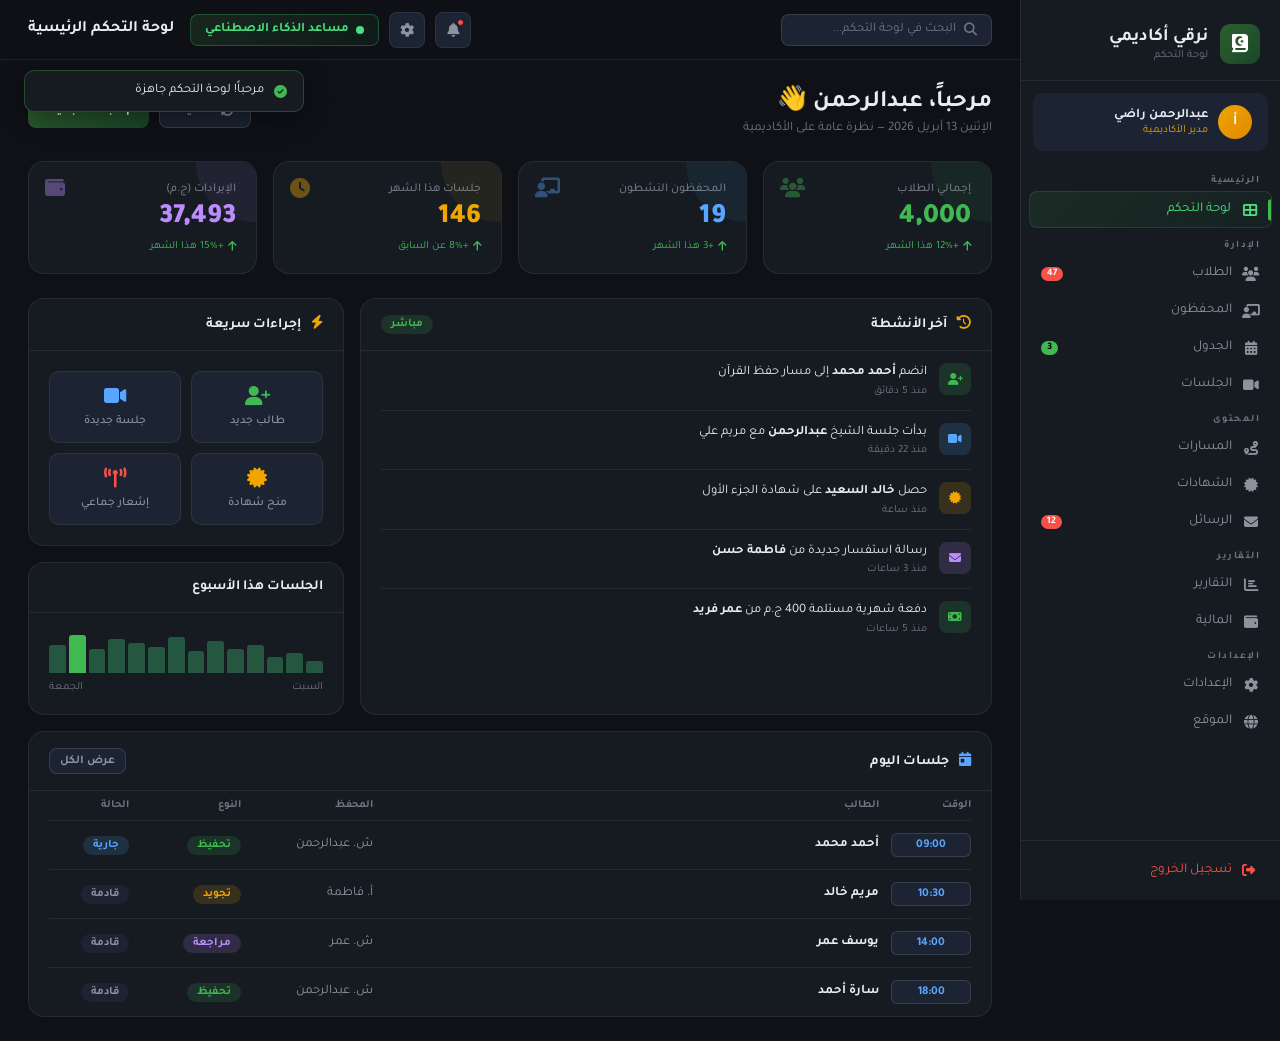
<file: admin.html>
<!DOCTYPE html>
<html lang="ar" dir="rtl">
<head>
<meta charset="UTF-8">
<meta name="viewport" content="width=device-width, initial-scale=1.0">
<title>لوحة تحكم نرقي أكاديمي</title>
<link rel="stylesheet" href="https://cdnjs.cloudflare.com/ajax/libs/font-awesome/6.4.0/css/all.min.css">
<link href="https://fonts.googleapis.com/css2?family=Tajawal:wght@300;400;500;700;900&family=Cairo:wght@300;400;600;700&display=swap" rel="stylesheet">
<style>
:root {
  --primary: #1A472A;
  --primary-light: #2D5F2E;
  --primary-soft: rgba(45,95,46,0.08);
  --gold: #F0A500;
  --gold-soft: rgba(240,165,0,0.1);
  --bg: #0f1117;
  --bg2: #161b22;
  --bg3: #1c2333;
  --bg4: #21262d;
  --border: rgba(255,255,255,0.07);
  --border2: rgba(255,255,255,0.12);
  --text: #e6edf3;
  --text2: #8b949e;
  --text3: #6e7681;
  --green: #3fb950;
  --red: #f85149;
  --blue: #58a6ff;
  --purple: #bc8cff;
  --orange: #d29922;
  --sidebar-w: 260px;
  --transition: all 0.2s cubic-bezier(0.4,0,0.2,1);
  --radius: 10px;
  --radius-lg: 16px;
}
*{margin:0;padding:0;box-sizing:border-box}
html{scroll-behavior:smooth}
body{
  font-family:'Tajawal',sans-serif;
  background:var(--bg);
  color:var(--text);
  min-height:100vh;
  overflow-x:hidden;
}

/* ===== SIDEBAR ===== */
.sidebar{
  position:fixed;top:0;right:0;
  width:var(--sidebar-w);height:100vh;
  background:var(--bg2);
  border-left:1px solid var(--border);
  display:flex;flex-direction:column;
  z-index:100;
  transition:var(--transition);
}
.sidebar-logo{
  padding:24px 20px 16px;
  border-bottom:1px solid var(--border);
}
.sidebar-logo .logo-wrap{
  display:flex;align-items:center;gap:12px;
}
.logo-icon{
  width:40px;height:40px;
  background:linear-gradient(135deg,var(--primary-light),var(--primary));
  border-radius:10px;
  display:flex;align-items:center;justify-content:center;
  font-size:18px;color:#fff;
}
.logo-text{font-size:18px;font-weight:700;color:var(--text)}
.logo-sub{font-size:11px;color:var(--text3);margin-top:1px}

.sidebar-admin{
  padding:12px 16px;
  margin:12px 12px 0;
  background:var(--bg3);
  border-radius:var(--radius);
  display:flex;align-items:center;gap:10px;
}
.admin-avatar{
  width:34px;height:34px;border-radius:50%;
  background:linear-gradient(135deg,var(--gold),#e08800);
  display:flex;align-items:center;justify-content:center;
  font-size:14px;color:#fff;font-weight:700;flex-shrink:0;
}
.admin-info{}
.admin-name{font-size:13px;font-weight:600;color:var(--text)}
.admin-role{font-size:11px;color:var(--gold)}

.sidebar-nav{
  flex:1;overflow-y:auto;padding:12px 8px;
}
.nav-section-label{
  font-size:10px;font-weight:600;
  color:var(--text3);
  text-transform:uppercase;letter-spacing:1.5px;
  padding:8px 12px 4px;margin-top:4px;
}
.nav-item{
  display:flex;align-items:center;gap:10px;
  padding:9px 12px;border-radius:8px;
  cursor:pointer;transition:var(--transition);
  margin-bottom:2px;text-decoration:none;
  color:var(--text2);font-size:13.5px;
  position:relative;
}
.nav-item:hover{background:var(--bg3);color:var(--text)}
.nav-item.active{
  background:linear-gradient(135deg,rgba(45,95,46,0.25),rgba(26,71,42,0.15));
  color:#4ade80;
  border:1px solid rgba(74,222,128,0.15);
}
.nav-item.active::before{
  content:'';position:absolute;right:0;top:50%;transform:translateY(-50%);
  width:3px;height:60%;background:var(--green);border-radius:2px 0 0 2px;
}
.nav-item i{width:18px;text-align:center;font-size:14px}
.nav-badge{
  margin-right:auto;
  background:var(--red);color:#fff;
  font-size:10px;font-weight:700;
  padding:1px 6px;border-radius:20px;
}
.nav-badge.green{background:var(--green);color:#000}

.sidebar-bottom{
  padding:12px;border-top:1px solid var(--border);
}
.logout-btn{
  display:flex;align-items:center;gap:10px;
  padding:9px 12px;border-radius:8px;
  cursor:pointer;color:var(--red);font-size:13.5px;
  transition:var(--transition);
}
.logout-btn:hover{background:rgba(248,81,73,0.1)}

/* ===== MAIN ===== */
.main{
  margin-right:var(--sidebar-w);
  min-height:100vh;
  display:flex;flex-direction:column;
}

/* ===== TOPBAR ===== */
.topbar{
  position:sticky;top:0;z-index:50;
  background:rgba(15,17,23,0.85);
  backdrop-filter:blur(20px);
  border-bottom:1px solid var(--border);
  padding:0 28px;height:60px;
  display:flex;align-items:center;gap:16px;
}
.topbar-title{font-size:16px;font-weight:600;color:var(--text)}
.topbar-actions{margin-right:auto;display:flex;align-items:center;gap:10px}
.topbar-search{
  background:var(--bg3);border:1px solid var(--border2);
  border-radius:8px;padding:7px 14px;
  display:flex;align-items:center;gap:8px;
  color:var(--text2);font-size:13px;cursor:pointer;
  transition:var(--transition);
}
.topbar-search:hover{border-color:var(--border2);background:var(--bg4)}
.topbar-search input{
  background:none;border:none;outline:none;
  color:var(--text);font-size:13px;font-family:inherit;width:160px;
}
.topbar-search input::placeholder{color:var(--text3)}
.icon-btn{
  width:36px;height:36px;border-radius:8px;
  background:var(--bg3);border:1px solid var(--border);
  display:flex;align-items:center;justify-content:center;
  cursor:pointer;color:var(--text2);transition:var(--transition);
  position:relative;
}
.icon-btn:hover{color:var(--text);border-color:var(--border2)}
.notif-dot{
  position:absolute;top:6px;right:6px;
  width:7px;height:7px;border-radius:50%;
  background:var(--red);border:1.5px solid var(--bg2);
}
.ai-btn{
  background:linear-gradient(135deg,rgba(45,95,46,0.3),rgba(26,71,42,0.2));
  border:1px solid rgba(74,222,128,0.25);
  color:#4ade80;display:flex;align-items:center;gap:7px;
  padding:7px 14px;border-radius:8px;font-size:13px;font-weight:600;
  cursor:pointer;transition:var(--transition);
}
.ai-btn:hover{background:linear-gradient(135deg,rgba(45,95,46,0.5),rgba(26,71,42,0.35))}
.ai-pulse{
  width:8px;height:8px;border-radius:50%;background:#4ade80;
  animation:pulse 2s infinite;
}
@keyframes pulse{0%,100%{opacity:1;transform:scale(1)}50%{opacity:0.5;transform:scale(0.8)}}

/* ===== CONTENT ===== */
.content{
  flex:1;padding:24px 28px;
}

/* ===== PAGE SECTIONS ===== */
.page{display:none}
.page.active{display:block;animation:fadeIn 0.3s ease}
@keyframes fadeIn{from{opacity:0;transform:translateY(8px)}to{opacity:1;transform:translateY(0)}}

/* ===== PAGE HEADER ===== */
.page-header{
  display:flex;align-items:center;justify-content:space-between;
  margin-bottom:24px;
}
.page-header h1{font-size:24px;font-weight:700;color:var(--text)}
.page-header p{font-size:13px;color:var(--text3);margin-top:3px}
.header-actions{display:flex;gap:10px}
.btn{
  display:inline-flex;align-items:center;gap:7px;
  padding:8px 16px;border-radius:8px;font-size:13px;font-weight:600;
  cursor:pointer;transition:var(--transition);border:none;font-family:'Tajawal',sans-serif;
}
.btn-primary{
  background:linear-gradient(135deg,var(--primary-light),var(--primary));
  color:#fff;
}
.btn-primary:hover{opacity:0.9;transform:translateY(-1px)}
.btn-ghost{
  background:var(--bg3);color:var(--text2);
  border:1px solid var(--border2);
}
.btn-ghost:hover{color:var(--text);border-color:rgba(255,255,255,0.2)}
.btn-gold{
  background:linear-gradient(135deg,var(--gold),#e08800);
  color:#000;
}
.btn-danger{background:rgba(248,81,73,0.15);color:var(--red);border:1px solid rgba(248,81,73,0.25)}
.btn-danger:hover{background:rgba(248,81,73,0.25)}

/* ===== STATS GRID ===== */
.stats-grid{
  display:grid;
  grid-template-columns:repeat(4,1fr);
  gap:16px;margin-bottom:24px;
}
.stat-card{
  background:var(--bg2);border:1px solid var(--border);
  border-radius:var(--radius-lg);padding:20px;
  transition:var(--transition);cursor:default;
  position:relative;overflow:hidden;
}
.stat-card:hover{border-color:var(--border2);transform:translateY(-2px)}
.stat-card::before{
  content:'';position:absolute;top:0;right:0;
  width:60px;height:60px;border-radius:0 var(--radius-lg) 0 100%;
  opacity:0.07;
}
.stat-card.green::before{background:var(--green)}
.stat-card.blue::before{background:var(--blue)}
.stat-card.gold::before{background:var(--gold)}
.stat-card.purple::before{background:var(--purple)}

.stat-label{font-size:12px;color:var(--text3);margin-bottom:8px;font-weight:500}
.stat-value{font-size:28px;font-weight:900;line-height:1}
.stat-card.green .stat-value{color:var(--green)}
.stat-card.blue .stat-value{color:var(--blue)}
.stat-card.gold .stat-value{color:var(--gold)}
.stat-card.purple .stat-value{color:var(--purple)}
.stat-change{
  font-size:11px;margin-top:8px;display:flex;align-items:center;gap:4px;
}
.stat-change.up{color:var(--green)}
.stat-change.down{color:var(--red)}
.stat-icon{
  position:absolute;top:16px;left:16px;
  font-size:20px;opacity:0.4;
}
.stat-card.green .stat-icon{color:var(--green)}
.stat-card.blue .stat-icon{color:var(--blue)}
.stat-card.gold .stat-icon{color:var(--gold)}
.stat-card.purple .stat-icon{color:var(--purple)}

/* ===== GRID LAYOUT ===== */
.grid-2{display:grid;grid-template-columns:1fr 1fr;gap:16px;margin-bottom:16px}
.grid-3{display:grid;grid-template-columns:2fr 1fr;gap:16px;margin-bottom:16px}

/* ===== CARDS ===== */
.card{
  background:var(--bg2);border:1px solid var(--border);
  border-radius:var(--radius-lg);overflow:hidden;
}
.card-header{
  padding:16px 20px;border-bottom:1px solid var(--border);
  display:flex;align-items:center;justify-content:space-between;
}
.card-title{font-size:14px;font-weight:600;color:var(--text)}
.card-body{padding:20px}

/* ===== TABLE ===== */
.table-wrap{overflow-x:auto}
table{width:100%;border-collapse:collapse}
th{
  font-size:11px;font-weight:600;color:var(--text3);
  text-transform:uppercase;letter-spacing:0.8px;
  padding:10px 16px;text-align:right;
  border-bottom:1px solid var(--border);
  white-space:nowrap;
}
td{
  padding:13px 16px;border-bottom:1px solid var(--border);
  font-size:13.5px;color:var(--text);vertical-align:middle;
}
tr:last-child td{border-bottom:none}
tr:hover td{background:var(--bg3)}
.td-avatar{
  width:32px;height:32px;border-radius:50%;
  display:inline-flex;align-items:center;justify-content:center;
  font-size:12px;font-weight:700;color:#fff;flex-shrink:0;
  margin-left:8px;
}
.user-cell{display:flex;align-items:center}
.user-info .u-name{font-weight:600;font-size:13.5px}
.user-info .u-email{font-size:11.5px;color:var(--text3)}

/* ===== BADGES ===== */
.badge{
  display:inline-flex;align-items:center;gap:4px;
  padding:3px 10px;border-radius:20px;font-size:11.5px;font-weight:600;
}
.badge-green{background:rgba(63,185,80,0.15);color:#3fb950}
.badge-red{background:rgba(248,81,73,0.15);color:#f85149}
.badge-blue{background:rgba(88,166,255,0.15);color:#58a6ff}
.badge-gold{background:rgba(240,165,0,0.15);color:#f0a500}
.badge-purple{background:rgba(188,140,255,0.15);color:#bc8cff}
.badge-gray{background:var(--bg3);color:var(--text2)}

/* ===== ACTIVITY FEED ===== */
.activity-item{
  display:flex;gap:12px;padding:12px 0;
  border-bottom:1px solid var(--border);
}
.activity-item:last-child{border-bottom:none}
.activity-icon{
  width:32px;height:32px;border-radius:8px;
  display:flex;align-items:center;justify-content:center;
  font-size:13px;flex-shrink:0;
}
.activity-content{flex:1}
.activity-text{font-size:13px;color:var(--text);line-height:1.5}
.activity-time{font-size:11px;color:var(--text3);margin-top:2px}

/* ===== QUICK ACTIONS ===== */
.quick-actions{
  display:grid;grid-template-columns:repeat(2,1fr);gap:10px;
}
.quick-btn{
  background:var(--bg3);border:1px solid var(--border);
  border-radius:var(--radius);padding:14px;
  display:flex;flex-direction:column;align-items:center;gap:8px;
  cursor:pointer;transition:var(--transition);text-align:center;
}
.quick-btn:hover{border-color:var(--border2);background:var(--bg4);transform:translateY(-2px)}
.quick-btn i{font-size:20px}
.quick-btn.green i{color:var(--green)}
.quick-btn.blue i{color:var(--blue)}
.quick-btn.gold i{color:var(--gold)}
.quick-btn.red i{color:var(--red)}
.quick-btn span{font-size:12px;color:var(--text2);font-weight:500}

/* ===== SCHEDULE TABLE ===== */
.schedule-row{
  display:grid;
  grid-template-columns:80px 1fr 120px 100px 80px;
  gap:12px;align-items:center;
  padding:12px 0;border-bottom:1px solid var(--border);
}
.schedule-row:last-child{border-bottom:none}
.time-badge{
  background:var(--bg3);border:1px solid var(--border2);
  border-radius:6px;padding:4px 8px;
  font-size:12px;font-weight:600;color:var(--blue);text-align:center;
}

/* ===== TEACHER CARDS ===== */
.teacher-grid{
  display:grid;grid-template-columns:repeat(3,1fr);gap:16px;
}
.teacher-card{
  background:var(--bg2);border:1px solid var(--border);
  border-radius:var(--radius-lg);padding:20px;
  transition:var(--transition);text-align:center;
}
.teacher-card:hover{border-color:var(--border2);transform:translateY(-3px)}
.t-avatar{
  width:60px;height:60px;border-radius:50%;
  display:flex;align-items:center;justify-content:center;
  font-size:22px;font-weight:800;color:#fff;margin:0 auto 12px;
}
.t-name{font-size:15px;font-weight:700;color:var(--text)}
.t-spec{font-size:12px;color:var(--text3);margin-top:3px}
.t-stats{
  display:flex;justify-content:center;gap:16px;margin-top:14px;
  padding-top:14px;border-top:1px solid var(--border);
}
.t-stat{text-align:center}
.t-stat .val{font-size:16px;font-weight:700;color:var(--text)}
.t-stat .lbl{font-size:10px;color:var(--text3)}
.t-actions{display:flex;gap:8px;margin-top:14px}
.t-actions .btn{flex:1;justify-content:center;font-size:12px;padding:6px}

/* ===== FORM STYLES ===== */
.form-grid{display:grid;grid-template-columns:1fr 1fr;gap:16px}
.form-group{margin-bottom:16px}
.form-group label{
  display:block;font-size:12px;font-weight:600;
  color:var(--text2);margin-bottom:6px;
}
.form-group input,
.form-group select,
.form-group textarea{
  width:100%;background:var(--bg3);
  border:1px solid var(--border2);border-radius:8px;
  padding:9px 12px;font-size:13.5px;color:var(--text);
  font-family:'Tajawal',sans-serif;outline:none;transition:var(--transition);
}
.form-group input:focus,
.form-group select:focus,
.form-group textarea:focus{
  border-color:rgba(74,222,128,0.4);
  box-shadow:0 0 0 3px rgba(74,222,128,0.08);
}
.form-group textarea{min-height:100px;resize:vertical}
.form-group select option{background:var(--bg2)}

/* ===== AI ASSISTANT PANEL ===== */
.ai-panel{
  position:fixed;bottom:24px;left:24px;
  width:380px;
  background:var(--bg2);border:1px solid rgba(74,222,128,0.25);
  border-radius:var(--radius-lg);
  box-shadow:0 20px 60px rgba(0,0,0,0.5);
  z-index:200;
  display:none;flex-direction:column;
  overflow:hidden;
  max-height:520px;
}
.ai-panel.open{display:flex;animation:slideUp 0.3s ease}
@keyframes slideUp{from{opacity:0;transform:translateY(20px)}to{opacity:1;transform:translateY(0)}}
.ai-panel-header{
  padding:14px 16px;
  background:linear-gradient(135deg,rgba(45,95,46,0.3),rgba(26,71,42,0.2));
  border-bottom:1px solid rgba(74,222,128,0.15);
  display:flex;align-items:center;justify-content:space-between;
}
.ai-panel-title{
  display:flex;align-items:center;gap:8px;
  font-size:14px;font-weight:700;color:#4ade80;
}
.ai-messages{
  flex:1;overflow-y:auto;padding:16px;
  display:flex;flex-direction:column;gap:12px;
  max-height:320px;
}
.ai-msg{
  display:flex;gap:8px;align-items:flex-start;
}
.ai-msg.user{flex-direction:row-reverse}
.ai-msg-avatar{
  width:28px;height:28px;border-radius:50%;
  display:flex;align-items:center;justify-content:center;
  font-size:12px;flex-shrink:0;
}
.ai-msg.bot .ai-msg-avatar{background:linear-gradient(135deg,var(--primary-light),var(--primary));color:#fff}
.ai-msg.user .ai-msg-avatar{background:linear-gradient(135deg,var(--gold),#e08800);color:#000;font-weight:700}
.ai-msg-bubble{
  background:var(--bg3);border:1px solid var(--border);
  border-radius:12px;padding:10px 13px;
  font-size:13px;color:var(--text);line-height:1.6;
  max-width:85%;
}
.ai-msg.user .ai-msg-bubble{
  background:linear-gradient(135deg,rgba(45,95,46,0.25),rgba(26,71,42,0.15));
  border-color:rgba(74,222,128,0.2);
}
.ai-typing{display:flex;gap:4px;padding:4px 0}
.ai-typing span{
  width:6px;height:6px;border-radius:50%;background:var(--text3);
  animation:typing 1.4s infinite;
}
.ai-typing span:nth-child(2){animation-delay:0.2s}
.ai-typing span:nth-child(3){animation-delay:0.4s}
@keyframes typing{0%,60%,100%{opacity:0.3;transform:translateY(0)}30%{opacity:1;transform:translateY(-4px)}}
.ai-input-area{
  padding:12px 16px;border-top:1px solid var(--border);
  display:flex;gap:8px;
}
.ai-input{
  flex:1;background:var(--bg3);border:1px solid var(--border2);
  border-radius:8px;padding:8px 12px;
  font-size:13px;color:var(--text);font-family:'Tajawal',sans-serif;
  outline:none;
}
.ai-input:focus{border-color:rgba(74,222,128,0.4)}
.ai-send{
  width:34px;height:34px;border-radius:8px;
  background:linear-gradient(135deg,var(--primary-light),var(--primary));
  border:none;color:#fff;cursor:pointer;
  display:flex;align-items:center;justify-content:center;
  font-size:13px;transition:var(--transition);
}
.ai-send:hover{opacity:0.85;transform:scale(0.96)}
.ai-suggestions{
  display:flex;flex-wrap:wrap;gap:6px;padding:8px 16px;
  border-top:1px solid var(--border);
}
.ai-suggest-chip{
  background:var(--bg3);border:1px solid var(--border2);
  border-radius:20px;padding:4px 10px;
  font-size:11.5px;color:var(--text2);cursor:pointer;
  transition:var(--transition);
}
.ai-suggest-chip:hover{border-color:rgba(74,222,128,0.3);color:#4ade80}

/* ===== NOTIFICATION ===== */
.toast-container{position:fixed;top:70px;left:24px;z-index:500;display:flex;flex-direction:column;gap:8px}
.toast{
  background:var(--bg2);border:1px solid var(--border2);
  border-radius:var(--radius);padding:12px 16px;
  display:flex;align-items:center;gap:10px;
  font-size:13px;color:var(--text);min-width:280px;
  animation:toastIn 0.3s ease;
  box-shadow:0 8px 24px rgba(0,0,0,0.4);
}
.toast.success{border-color:rgba(63,185,80,0.3)}
.toast.error{border-color:rgba(248,81,73,0.3)}
@keyframes toastIn{from{opacity:0;transform:translateX(-20px)}to{opacity:1;transform:translateX(0)}}

/* ===== PROGRESS BAR ===== */
.progress-bar{
  height:6px;background:var(--bg3);border-radius:3px;overflow:hidden;
}
.progress-fill{height:100%;border-radius:3px;transition:width 1s ease}

/* ===== MINI CHART (CSS) ===== */
.sparkline{display:flex;align-items:flex-end;gap:3px;height:40px}
.spark-bar{
  flex:1;border-radius:3px 3px 0 0;
  background:rgba(74,222,128,0.3);min-width:8px;
  transition:height 0.5s ease;
}
.spark-bar.highlight{background:var(--green)}

/* ===== SWITCH ===== */
.toggle{
  width:40px;height:22px;border-radius:11px;
  background:var(--bg3);border:1px solid var(--border2);
  cursor:pointer;position:relative;transition:var(--transition);
}
.toggle.on{background:var(--green);border-color:var(--green)}
.toggle::after{
  content:'';position:absolute;top:2px;right:2px;
  width:16px;height:16px;border-radius:50%;
  background:#fff;transition:var(--transition);
}
.toggle.on::after{right:auto;left:2px}

/* ===== RESPONSIVE ===== */
@media(max-width:1100px){
  .stats-grid{grid-template-columns:repeat(2,1fr)}
  .teacher-grid{grid-template-columns:repeat(2,1fr)}
}
@media(max-width:768px){
  :root{--sidebar-w:0px}
  .sidebar{display:none}
  .stats-grid{grid-template-columns:1fr 1fr}
  .grid-2,.grid-3{grid-template-columns:1fr}
  .teacher-grid{grid-template-columns:1fr}
  .form-grid{grid-template-columns:1fr}
}

/* ===== SCROLLBAR ===== */
::-webkit-scrollbar{width:4px;height:4px}
::-webkit-scrollbar-track{background:transparent}
::-webkit-scrollbar-thumb{background:var(--border2);border-radius:2px}
</style>
</head>
<body>

<!-- SIDEBAR -->
<aside class="sidebar">
  <div class="sidebar-logo">
    <div class="logo-wrap">
      <div class="logo-icon"><i class="fas fa-quran"></i></div>
      <div>
        <div class="logo-text">نرقي أكاديمي</div>
        <div class="logo-sub">لوحة التحكم</div>
      </div>
    </div>
  </div>

  <div class="sidebar-admin">
    <div class="admin-avatar">أ</div>
    <div class="admin-info">
      <div class="admin-name">عبدالرحمن راضي</div>
      <div class="admin-role">مدير الأكاديمية</div>
    </div>
  </div>

  <nav class="sidebar-nav">
    <div class="nav-section-label">الرئيسية</div>
    <a class="nav-item active" onclick="showPage('dashboard')">
      <i class="fas fa-th-large"></i> لوحة التحكم
    </a>

    <div class="nav-section-label">الإدارة</div>
    <a class="nav-item" onclick="showPage('students')">
      <i class="fas fa-users"></i> الطلاب
      <span class="nav-badge">47</span>
    </a>
    <a class="nav-item" onclick="showPage('teachers')">
      <i class="fas fa-chalkboard-teacher"></i> المحفظون
    </a>
    <a class="nav-item" onclick="showPage('schedule')">
      <i class="fas fa-calendar-alt"></i> الجدول
      <span class="nav-badge green">3</span>
    </a>
    <a class="nav-item" onclick="showPage('sessions')">
      <i class="fas fa-video"></i> الجلسات
    </a>

    <div class="nav-section-label">المحتوى</div>
    <a class="nav-item" onclick="showPage('paths')">
      <i class="fas fa-route"></i> المسارات
    </a>
    <a class="nav-item" onclick="showPage('certificates')">
      <i class="fas fa-certificate"></i> الشهادات
    </a>
    <a class="nav-item" onclick="showPage('messages')">
      <i class="fas fa-envelope"></i> الرسائل
      <span class="nav-badge">12</span>
    </a>

    <div class="nav-section-label">التقارير</div>
    <a class="nav-item" onclick="showPage('reports')">
      <i class="fas fa-chart-bar"></i> التقارير
    </a>
    <a class="nav-item" onclick="showPage('finance')">
      <i class="fas fa-wallet"></i> المالية
    </a>

    <div class="nav-section-label">الإعدادات</div>
    <a class="nav-item" onclick="showPage('settings')">
      <i class="fas fa-cog"></i> الإعدادات
    </a>
    <a class="nav-item" onclick="showPage('website')">
      <i class="fas fa-globe"></i> الموقع
    </a>
  </nav>

  <div class="sidebar-bottom">
    <div class="logout-btn" onclick="showToast('تم تسجيل الخروج بنجاح','success')">
      <i class="fas fa-sign-out-alt"></i> تسجيل الخروج
    </div>
  </div>
</aside>

<!-- MAIN -->
<main class="main">
  <!-- TOPBAR -->
  <div class="topbar">
    <div class="topbar-search">
      <i class="fas fa-search" style="color:var(--text3);font-size:13px"></i>
      <input type="text" placeholder="البحث في لوحة التحكم...">
    </div>
    <div class="topbar-actions">
      <div class="icon-btn" onclick="showToast('لا توجد إشعارات جديدة','')">
        <i class="fas fa-bell" style="font-size:14px"></i>
        <div class="notif-dot"></div>
      </div>
      <div class="icon-btn" onclick="showPage('settings')">
        <i class="fas fa-cog" style="font-size:14px"></i>
      </div>
      <div class="ai-btn" onclick="toggleAI()">
        <div class="ai-pulse"></div>
        مساعد الذكاء الاصطناعي
      </div>
    </div>
    <div id="topbar-title" class="topbar-title">لوحة التحكم الرئيسية</div>
  </div>

  <!-- CONTENT -->
  <div class="content">

    <!-- ========== DASHBOARD ========== -->
    <div id="page-dashboard" class="page active">
      <div class="page-header">
        <div>
          <h1>مرحباً، عبدالرحمن 👋</h1>
          <p>الإثنين 13 أبريل 2026 — نظرة عامة على الأكاديمية</p>
        </div>
        <div class="header-actions">
          <button class="btn btn-ghost" onclick="showToast('جاري تحديث البيانات...','')"><i class="fas fa-sync-alt"></i> تحديث</button>
          <button class="btn btn-primary" onclick="showPage('sessions')"><i class="fas fa-plus"></i> جلسة جديدة</button>
        </div>
      </div>

      <!-- STATS -->
      <div class="stats-grid">
        <div class="stat-card green">
          <div class="stat-icon"><i class="fas fa-users"></i></div>
          <div class="stat-label">إجمالي الطلاب</div>
          <div class="stat-value" id="cnt-students">0</div>
          <div class="stat-change up"><i class="fas fa-arrow-up"></i> +12% هذا الشهر</div>
        </div>
        <div class="stat-card blue">
          <div class="stat-icon"><i class="fas fa-chalkboard-teacher"></i></div>
          <div class="stat-label">المحفظون النشطون</div>
          <div class="stat-value" id="cnt-teachers">0</div>
          <div class="stat-change up"><i class="fas fa-arrow-up"></i> +3 هذا الشهر</div>
        </div>
        <div class="stat-card gold">
          <div class="stat-icon"><i class="fas fa-clock"></i></div>
          <div class="stat-label">جلسات هذا الشهر</div>
          <div class="stat-value" id="cnt-sessions">0</div>
          <div class="stat-change up"><i class="fas fa-arrow-up"></i> +8% عن السابق</div>
        </div>
        <div class="stat-card purple">
          <div class="stat-icon"><i class="fas fa-wallet"></i></div>
          <div class="stat-label">الإيرادات (ج.م)</div>
          <div class="stat-value" id="cnt-revenue">0</div>
          <div class="stat-change up"><i class="fas fa-arrow-up"></i> +15% هذا الشهر</div>
        </div>
      </div>

      <div class="grid-3">
        <!-- RECENT ACTIVITY -->
        <div class="card">
          <div class="card-header">
            <span class="card-title"><i class="fas fa-history" style="color:var(--gold);margin-left:7px"></i> آخر الأنشطة</span>
            <span class="badge badge-green">مباشر</span>
          </div>
          <div class="card-body" style="padding:0 20px">
            <div class="activity-item">
              <div class="activity-icon" style="background:rgba(63,185,80,0.15)"><i class="fas fa-user-plus" style="color:var(--green);font-size:12px"></i></div>
              <div class="activity-content">
                <div class="activity-text">انضم <strong>أحمد محمد</strong> إلى مسار حفظ القرآن</div>
                <div class="activity-time">منذ 5 دقائق</div>
              </div>
            </div>
            <div class="activity-item">
              <div class="activity-icon" style="background:rgba(88,166,255,0.15)"><i class="fas fa-video" style="color:var(--blue);font-size:12px"></i></div>
              <div class="activity-content">
                <div class="activity-text">بدأت جلسة الشيخ <strong>عبدالرحمن</strong> مع مريم علي</div>
                <div class="activity-time">منذ 22 دقيقة</div>
              </div>
            </div>
            <div class="activity-item">
              <div class="activity-icon" style="background:rgba(240,165,0,0.15)"><i class="fas fa-certificate" style="color:var(--gold);font-size:12px"></i></div>
              <div class="activity-content">
                <div class="activity-text">حصل <strong>خالد السعيد</strong> على شهادة الجزء الأول</div>
                <div class="activity-time">منذ ساعة</div>
              </div>
            </div>
            <div class="activity-item">
              <div class="activity-icon" style="background:rgba(188,140,255,0.15)"><i class="fas fa-envelope" style="color:var(--purple);font-size:12px"></i></div>
              <div class="activity-content">
                <div class="activity-text">رسالة استفسار جديدة من <strong>فاطمة حسن</strong></div>
                <div class="activity-time">منذ 3 ساعات</div>
              </div>
            </div>
            <div class="activity-item">
              <div class="activity-icon" style="background:rgba(63,185,80,0.15)"><i class="fas fa-money-bill" style="color:var(--green);font-size:12px"></i></div>
              <div class="activity-content">
                <div class="activity-text">دفعة شهرية مستلمة 400 ج.م من <strong>عمر فريد</strong></div>
                <div class="activity-time">منذ 5 ساعات</div>
              </div>
            </div>
          </div>
        </div>

        <!-- QUICK ACTIONS + CHART -->
        <div style="display:flex;flex-direction:column;gap:16px">
          <div class="card">
            <div class="card-header">
              <span class="card-title"><i class="fas fa-bolt" style="color:var(--gold);margin-left:7px"></i> إجراءات سريعة</span>
            </div>
            <div class="card-body">
              <div class="quick-actions">
                <div class="quick-btn green" onclick="showPage('students')"><i class="fas fa-user-plus"></i><span>طالب جديد</span></div>
                <div class="quick-btn blue" onclick="showPage('sessions')"><i class="fas fa-video"></i><span>جلسة جديدة</span></div>
                <div class="quick-btn gold" onclick="showPage('certificates')"><i class="fas fa-certificate"></i><span>منح شهادة</span></div>
                <div class="quick-btn red" onclick="showPage('messages')"><i class="fas fa-broadcast-tower"></i><span>إشعار جماعي</span></div>
              </div>
            </div>
          </div>

          <div class="card">
            <div class="card-header">
              <span class="card-title">الجلسات هذا الأسبوع</span>
            </div>
            <div class="card-body">
              <div class="sparkline" id="sparkline"></div>
              <div style="display:flex;justify-content:space-between;margin-top:8px">
                <span style="font-size:11px;color:var(--text3)">السبت</span>
                <span style="font-size:11px;color:var(--text3)">الجمعة</span>
              </div>
            </div>
          </div>
        </div>
      </div>

      <!-- TODAY SESSIONS -->
      <div class="card">
        <div class="card-header">
          <span class="card-title"><i class="fas fa-calendar-day" style="color:var(--blue);margin-left:7px"></i> جلسات اليوم</span>
          <button class="btn btn-ghost" style="font-size:12px;padding:5px 10px" onclick="showPage('schedule')">عرض الكل</button>
        </div>
        <div class="card-body" style="padding:0 20px">
          <div class="schedule-row" style="font-size:11px;color:var(--text3);font-weight:600;border-bottom:1px solid var(--border);padding:8px 0">
            <div>الوقت</div><div>الطالب</div><div>المحفظ</div><div>النوع</div><div>الحالة</div>
          </div>
          <div class="schedule-row">
            <div class="time-badge">09:00</div>
            <div style="font-size:13px;font-weight:600">أحمد محمد</div>
            <div style="font-size:13px;color:var(--text2)">ش. عبدالرحمن</div>
            <div><span class="badge badge-green">تحفيظ</span></div>
            <div><span class="badge badge-blue">جارية</span></div>
          </div>
          <div class="schedule-row">
            <div class="time-badge">10:30</div>
            <div style="font-size:13px;font-weight:600">مريم خالد</div>
            <div style="font-size:13px;color:var(--text2)">أ. فاطمة</div>
            <div><span class="badge badge-gold">تجويد</span></div>
            <div><span class="badge badge-gray">قادمة</span></div>
          </div>
          <div class="schedule-row">
            <div class="time-badge">14:00</div>
            <div style="font-size:13px;font-weight:600">يوسف عمر</div>
            <div style="font-size:13px;color:var(--text2)">ش. عمر</div>
            <div><span class="badge badge-purple">مراجعة</span></div>
            <div><span class="badge badge-gray">قادمة</span></div>
          </div>
          <div class="schedule-row">
            <div class="time-badge">18:00</div>
            <div style="font-size:13px;font-weight:600">سارة أحمد</div>
            <div style="font-size:13px;color:var(--text2)">ش. عبدالرحمن</div>
            <div><span class="badge badge-green">تحفيظ</span></div>
            <div><span class="badge badge-gray">قادمة</span></div>
          </div>
        </div>
      </div>
    </div>

    <!-- ========== STUDENTS ========== -->
    <div id="page-students" class="page">
      <div class="page-header">
        <div><h1>إدارة الطلاب</h1><p>5,000 طالب مسجل — 47 جديد هذا الشهر</p></div>
        <div class="header-actions">
          <button class="btn btn-ghost"><i class="fas fa-file-export"></i> تصدير</button>
          <button class="btn btn-ghost"><i class="fas fa-filter"></i> فلترة</button>
          <button class="btn btn-primary" onclick="openAddStudent()"><i class="fas fa-plus"></i> طالب جديد</button>
        </div>
      </div>

      <div class="stats-grid" style="grid-template-columns:repeat(4,1fr)">
        <div class="stat-card green"><div class="stat-label">إجمالي الطلاب</div><div class="stat-value">5,000</div><div class="stat-change up"><i class="fas fa-arrow-up"></i> +47 هذا الشهر</div></div>
        <div class="stat-card blue"><div class="stat-label">طلاب نشطون</div><div class="stat-value">3,847</div><div class="stat-change up"><i class="fas fa-arrow-up"></i> 76.9%</div></div>
        <div class="stat-card gold"><div class="stat-label">حافظون للقرآن</div><div class="stat-value">312</div><div class="stat-change up"><i class="fas fa-arrow-up"></i> +8 هذا الشهر</div></div>
        <div class="stat-card purple"><div class="stat-label">من 40 دولة</div><div class="stat-value">40</div><div class="stat-change up"><i class="fas fa-arrow-up"></i> دولة حول العالم</div></div>
      </div>

      <div class="card">
        <div class="card-header">
          <span class="card-title">قائمة الطلاب</span>
          <input type="text" placeholder="بحث..." style="background:var(--bg3);border:1px solid var(--border2);border-radius:7px;padding:6px 12px;font-size:13px;color:var(--text);outline:none;font-family:inherit;width:200px">
        </div>
        <div class="table-wrap">
          <table>
            <thead>
              <tr><th>الطالب</th><th>المسار</th><th>التقدم</th><th>المحفظ</th><th>آخر نشاط</th><th>الحالة</th><th>إجراء</th></tr>
            </thead>
            <tbody id="students-table">
            </tbody>
          </table>
        </div>
      </div>
    </div>

    <!-- ========== TEACHERS ========== -->
    <div id="page-teachers" class="page">
      <div class="page-header">
        <div><h1>المحفظون والمعلمون</h1><p>25 محفظ معتمد يخدمون الطلاب</p></div>
        <div class="header-actions">
          <button class="btn btn-primary" onclick="showToast('سيتم إضافة محفظ جديد','success')"><i class="fas fa-plus"></i> محفظ جديد</button>
        </div>
      </div>
      <div class="teacher-grid" id="teacher-grid"></div>
    </div>

    <!-- ========== SCHEDULE ========== -->
    <div id="page-schedule" class="page">
      <div class="page-header">
        <div><h1>إدارة الجدول</h1><p>جدول الحصص الأسبوعي</p></div>
        <div class="header-actions">
          <button class="btn btn-primary" onclick="showToast('تم حفظ الجدول','success')"><i class="fas fa-save"></i> حفظ الجدول</button>
        </div>
      </div>
      <div class="card">
        <div class="card-body">
          <div style="display:grid;grid-template-columns:repeat(7,1fr);gap:8px;text-align:center;margin-bottom:16px">
            <div style="font-size:12px;color:var(--text3);font-weight:600">السبت</div>
            <div style="font-size:12px;color:var(--text3);font-weight:600">الأحد</div>
            <div style="font-size:12px;color:var(--text3);font-weight:600">الإثنين</div>
            <div style="font-size:12px;color:var(--text3);font-weight:600">الثلاثاء</div>
            <div style="font-size:12px;color:var(--text3);font-weight:600">الأربعاء</div>
            <div style="font-size:12px;color:var(--text3);font-weight:600">الخميس</div>
            <div style="font-size:12px;color:var(--text3);font-weight:600">الجمعة</div>
          </div>
          <div id="schedule-grid" style="display:grid;grid-template-columns:repeat(7,1fr);gap:8px"></div>
        </div>
      </div>
    </div>

    <!-- ========== SESSIONS ========== -->
    <div id="page-sessions" class="page">
      <div class="page-header">
        <div><h1>الجلسات</h1><p>إدارة وتتبع جميع الجلسات</p></div>
        <div class="header-actions">
          <button class="btn btn-primary" onclick="showToast('تم إنشاء جلسة جديدة','success')"><i class="fas fa-plus"></i> جلسة جديدة</button>
        </div>
      </div>
      <div class="stats-grid">
        <div class="stat-card green"><div class="stat-label">اليوم</div><div class="stat-value">8</div></div>
        <div class="stat-card blue"><div class="stat-label">هذا الأسبوع</div><div class="stat-value">42</div></div>
        <div class="stat-card gold"><div class="stat-label">هذا الشهر</div><div class="stat-value">186</div></div>
        <div class="stat-card purple"><div class="stat-label">الإجمالي</div><div class="stat-value">2,840</div></div>
      </div>
      <div class="card">
        <div class="card-header"><span class="card-title">سجل الجلسات</span></div>
        <div class="table-wrap">
          <table>
            <thead><tr><th>#</th><th>الطالب</th><th>المحفظ</th><th>النوع</th><th>التاريخ</th><th>المدة</th><th>الحالة</th><th>إجراء</th></tr></thead>
            <tbody id="sessions-table"></tbody>
          </table>
        </div>
      </div>
    </div>

    <!-- ========== PATHS ========== -->
    <div id="page-paths" class="page">
      <div class="page-header">
        <div><h1>المسارات التعليمية</h1><p>إدارة وتحرير البرامج</p></div>
        <div class="header-actions">
          <button class="btn btn-primary" onclick="showToast('تم إضافة مسار جديد','success')"><i class="fas fa-plus"></i> مسار جديد</button>
        </div>
      </div>
      <div id="paths-grid" style="display:grid;grid-template-columns:repeat(3,1fr);gap:16px"></div>
    </div>

    <!-- ========== CERTIFICATES ========== -->
    <div id="page-certificates" class="page">
      <div class="page-header">
        <div><h1>الشهادات</h1><p>إصدار ومتابعة شهادات الطلاب</p></div>
        <div class="header-actions">
          <button class="btn btn-gold" onclick="showToast('تم إصدار الشهادة','success')"><i class="fas fa-award"></i> إصدار شهادة</button>
        </div>
      </div>
      <div class="stats-grid">
        <div class="stat-card gold"><div class="stat-label">إجمالي الشهادات</div><div class="stat-value">1,240</div></div>
        <div class="stat-card green"><div class="stat-label">هذا الشهر</div><div class="stat-value">48</div></div>
        <div class="stat-card blue"><div class="stat-label">شهادات كاملة</div><div class="stat-value">312</div></div>
        <div class="stat-card purple"><div class="stat-label">بانتظار التوقيع</div><div class="stat-value">7</div></div>
      </div>
      <div class="card">
        <div class="card-header"><span class="card-title">آخر الشهادات الصادرة</span></div>
        <div class="table-wrap">
          <table>
            <thead><tr><th>الطالب</th><th>نوع الشهادة</th><th>المحفظ</th><th>التاريخ</th><th>الحالة</th><th>إجراء</th></tr></thead>
            <tbody id="certs-table"></tbody>
          </table>
        </div>
      </div>
    </div>

    <!-- ========== MESSAGES ========== -->
    <div id="page-messages" class="page">
      <div class="page-header">
        <div><h1>الرسائل والتواصل</h1><p>12 رسالة جديدة</p></div>
        <div class="header-actions">
          <button class="btn btn-primary" onclick="showToast('تم إرسال الإشعار','success')"><i class="fas fa-broadcast-tower"></i> إشعار جماعي</button>
        </div>
      </div>
      <div class="grid-2">
        <div class="card">
          <div class="card-header"><span class="card-title">صندوق الوارد</span></div>
          <div id="inbox-list" style="padding:8px 0"></div>
        </div>
        <div class="card">
          <div class="card-header"><span class="card-title">إرسال رسالة</span></div>
          <div class="card-body">
            <div class="form-group">
              <label>المستلم</label>
              <select><option>جميع الطلاب</option><option>جميع المحفظين</option><option>طالب محدد</option></select>
            </div>
            <div class="form-group">
              <label>العنوان</label>
              <input type="text" placeholder="عنوان الرسالة">
            </div>
            <div class="form-group">
              <label>نص الرسالة</label>
              <textarea placeholder="اكتب رسالتك هنا..."></textarea>
            </div>
            <div style="display:flex;gap:8px">
              <button class="btn btn-primary" onclick="showToast('تم إرسال الرسالة بنجاح','success')"><i class="fas fa-paper-plane"></i> إرسال</button>
              <button class="btn btn-ghost">معاينة</button>
            </div>
          </div>
        </div>
      </div>
    </div>

    <!-- ========== REPORTS ========== -->
    <div id="page-reports" class="page">
      <div class="page-header">
        <div><h1>التقارير والإحصائيات</h1><p>تحليل شامل لأداء الأكاديمية</p></div>
        <div class="header-actions">
          <button class="btn btn-ghost"><i class="fas fa-file-pdf"></i> تصدير PDF</button>
          <button class="btn btn-ghost"><i class="fas fa-file-excel"></i> تصدير Excel</button>
        </div>
      </div>
      <div class="stats-grid">
        <div class="stat-card green"><div class="stat-label">معدل الحضور</div><div class="stat-value">87%</div><div class="stat-change up"><i class="fas fa-arrow-up"></i> +3% عن الشهر الماضي</div></div>
        <div class="stat-card blue"><div class="stat-label">معدل إتمام الجلسات</div><div class="stat-value">94%</div><div class="stat-change up"><i class="fas fa-arrow-up"></i> ممتاز</div></div>
        <div class="stat-card gold"><div class="stat-label">رضا الطلاب</div><div class="stat-value">4.8</div><div class="stat-change up"><i class="fas fa-star"></i> من 5 نجوم</div></div>
        <div class="stat-card purple"><div class="stat-label">معدل الاحتفاظ</div><div class="stat-value">91%</div><div class="stat-change up"><i class="fas fa-arrow-up"></i> استمرارية ممتازة</div></div>
      </div>
      <div class="card">
        <div class="card-header"><span class="card-title">تقرير شهري مفصّل</span></div>
        <div class="card-body">
          <div id="monthly-report" style="display:grid;gap:12px"></div>
        </div>
      </div>
    </div>

    <!-- ========== FINANCE ========== -->
    <div id="page-finance" class="page">
      <div class="page-header">
        <div><h1>إدارة المالية</h1><p>الإيرادات والمدفوعات</p></div>
        <div class="header-actions">
          <button class="btn btn-ghost"><i class="fas fa-file-invoice"></i> تقرير مالي</button>
        </div>
      </div>
      <div class="stats-grid">
        <div class="stat-card green"><div class="stat-label">إيرادات هذا الشهر</div><div class="stat-value">47,500</div><div class="stat-change up">ج.م +15%</div></div>
        <div class="stat-card blue"><div class="stat-label">مدفوعات معلقة</div><div class="stat-value">8,200</div><div class="stat-change down">ج.م من 23 طالب</div></div>
        <div class="stat-card gold"><div class="stat-label">الإيرادات السنوية</div><div class="stat-value">384k</div><div class="stat-change up">ج.م +42% عن العام الماضي</div></div>
        <div class="stat-card purple"><div class="stat-label">متوسط الرسوم</div><div class="stat-value">350</div><div class="stat-change up">ج.م/شهر</div></div>
      </div>
      <div class="card">
        <div class="card-header"><span class="card-title">آخر المعاملات</span></div>
        <div class="table-wrap">
          <table>
            <thead><tr><th>الطالب</th><th>المبلغ</th><th>نوع الدفع</th><th>التاريخ</th><th>الحالة</th></tr></thead>
            <tbody id="finance-table"></tbody>
          </table>
        </div>
      </div>
    </div>

    <!-- ========== SETTINGS ========== -->
    <div id="page-settings" class="page">
      <div class="page-header">
        <div><h1>إعدادات الأكاديمية</h1><p>تخصيص وضبط إعدادات النظام</p></div>
        <div class="header-actions">
          <button class="btn btn-primary" onclick="showToast('تم حفظ الإعدادات','success')"><i class="fas fa-save"></i> حفظ</button>
        </div>
      </div>
      <div class="grid-2">
        <div class="card">
          <div class="card-header"><span class="card-title">معلومات الأكاديمية</span></div>
          <div class="card-body">
            <div class="form-group"><label>اسم الأكاديمية</label><input type="text" value="نرقي أكاديمي"></div>
            <div class="form-group"><label>البريد الإلكتروني</label><input type="email" value="narqaacademy@gmail.com"></div>
            <div class="form-group"><label>رقم الهاتف</label><input type="tel" value="+201202988181"></div>
            <div class="form-group"><label>الموقع الرسمي</label><input type="text" value="narqa-acadmy.lovestoblog.com"></div>
          </div>
        </div>
        <div class="card">
          <div class="card-header"><span class="card-title">إعدادات النظام</span></div>
          <div class="card-body">
            <div style="display:flex;justify-content:space-between;align-items:center;margin-bottom:18px">
              <div><div style="font-size:14px;font-weight:600">إشعارات واتساب</div><div style="font-size:12px;color:var(--text3)">إرسال تذكيرات تلقائية</div></div>
              <div class="toggle on" onclick="this.classList.toggle('on')"></div>
            </div>
            <div style="display:flex;justify-content:space-between;align-items:center;margin-bottom:18px">
              <div><div style="font-size:14px;font-weight:600">التسجيل المفتوح</div><div style="font-size:12px;color:var(--text3)">السماح بتسجيل طلاب جدد</div></div>
              <div class="toggle on" onclick="this.classList.toggle('on')"></div>
            </div>
            <div style="display:flex;justify-content:space-between;align-items:center;margin-bottom:18px">
              <div><div style="font-size:14px;font-weight:600">الدفع التلقائي</div><div style="font-size:12px;color:var(--text3)">تذكير بالدفع تلقائياً</div></div>
              <div class="toggle" onclick="this.classList.toggle('on')"></div>
            </div>
            <div style="display:flex;justify-content:space-between;align-items:center">
              <div><div style="font-size:14px;font-weight:600">الوضع الليلي</div><div style="font-size:12px;color:var(--text3)">تفعيل الوضع الداكن</div></div>
              <div class="toggle on" onclick="this.classList.toggle('on')"></div>
            </div>
          </div>
        </div>
      </div>
    </div>

    <!-- ========== WEBSITE ========== -->
    <div id="page-website" class="page">
      <div class="page-header">
        <div><h1>إدارة الموقع</h1><p>تحكم في محتوى الموقع الإلكتروني</p></div>
        <div class="header-actions">
          <button class="btn btn-ghost" onclick="window.open('index.html')"><i class="fas fa-external-link-alt"></i> عرض الموقع</button>
          <button class="btn btn-primary" onclick="showToast('تم نشر التحديثات','success')"><i class="fas fa-upload"></i> نشر التحديثات</button>
        </div>
      </div>
      <div class="grid-2">
        <div class="card">
          <div class="card-header"><span class="card-title">إحصائيات الموقع (الهيرو)</span></div>
          <div class="card-body">
            <div class="form-group"><label>عدد الطلاب (المعروض)</label><input type="number" value="5000"></div>
            <div class="form-group"><label>عدد المحفظين</label><input type="number" value="25"></div>
            <div class="form-group"><label>عدد الدول</label><input type="number" value="40"></div>
            <div class="form-group"><label>ساعات التعليم</label><input type="number" value="50000"></div>
            <button class="btn btn-primary" onclick="showToast('تم تحديث أرقام الموقع','success')"><i class="fas fa-save"></i> حفظ الأرقام</button>
          </div>
        </div>
        <div class="card">
          <div class="card-header"><span class="card-title">أسعار المسارات</span></div>
          <div class="card-body">
            <div class="form-group"><label>حفظ القرآن الكريم (ج.م/شهر)</label><input type="number" value="400"></div>
            <div class="form-group"><label>تعليم التجويد</label><input type="number" value="300"></div>
            <div class="form-group"><label>مراجعة الحفظ</label><input type="number" value="250"></div>
            <div class="form-group"><label>القراءات العشر</label><input type="number" value="500"></div>
            <button class="btn btn-primary" onclick="showToast('تم تحديث الأسعار','success')"><i class="fas fa-save"></i> حفظ الأسعار</button>
          </div>
        </div>
      </div>
    </div>

  </div><!-- /content -->
</main>

<!-- AI PANEL -->
<div class="ai-panel" id="ai-panel">
  <div class="ai-panel-header">
    <div class="ai-panel-title">
      <div class="ai-pulse"></div>
      مساعد نرقي الذكي
    </div>
    <div style="display:flex;gap:6px">
      <div class="icon-btn" style="width:28px;height:28px;border-radius:6px" onclick="clearChat()">
        <i class="fas fa-trash" style="font-size:11px"></i>
      </div>
      <div class="icon-btn" style="width:28px;height:28px;border-radius:6px" onclick="toggleAI()">
        <i class="fas fa-times" style="font-size:11px"></i>
      </div>
    </div>
  </div>
  <div class="ai-messages" id="ai-messages">
    <div class="ai-msg bot">
      <div class="ai-msg-avatar"><i class="fas fa-robot" style="font-size:13px"></i></div>
      <div class="ai-msg-bubble">مرحباً! أنا مساعدك الذكي لإدارة نرقي أكاديمي. كيف يمكنني مساعدتك اليوم؟<br><br>يمكنني مساعدتك في: تحليل البيانات، صياغة الرسائل، إنشاء التقارير، والإجابة على أسئلتك.</div>
    </div>
  </div>
  <div class="ai-suggestions">
    <div class="ai-suggest-chip" onclick="sendSuggestion('حلل أداء الأكاديمية هذا الشهر')">تحليل الأداء</div>
    <div class="ai-suggest-chip" onclick="sendSuggestion('اكتب رسالة تذكير للطلاب بدفع الرسوم')">رسالة تذكير</div>
    <div class="ai-suggest-chip" onclick="sendSuggestion('ما هي أفضل أوقات الجلسات؟')">أفضل الأوقات</div>
    <div class="ai-suggest-chip" onclick="sendSuggestion('اقترح خطة تسويقية للأكاديمية')">خطة تسويقية</div>
  </div>
  <div class="ai-input-area">
    <input class="ai-input" id="ai-input" type="text" placeholder="اسأل أي سؤال عن الأكاديمية..." onkeydown="if(event.key==='Enter')sendAI()">
    <button class="ai-send" onclick="sendAI()"><i class="fas fa-paper-plane"></i></button>
  </div>
</div>

<!-- TOAST CONTAINER -->
<div class="toast-container" id="toast-container"></div>

<script>
const STUDENTS_DATA = [
  {name:'أحمد محمد',email:'ahmed@mail.com',path:'حفظ القرآن',progress:75,teacher:'ش. عبدالرحمن',last:'منذ ساعة',status:'نشط',color:'#3fb950'},
  {name:'مريم خالد',email:'mariam@mail.com',path:'تجويد',progress:60,teacher:'أ. فاطمة',last:'منذ 2 ساعة',status:'نشط',color:'#58a6ff'},
  {name:'يوسف عمر',email:'yusuf@mail.com',path:'مراجعة',progress:90,teacher:'ش. عمر',last:'منذ يوم',status:'نشط',color:'#bc8cff'},
  {name:'سارة أحمد',email:'sara@mail.com',path:'حفظ القرآن',progress:35,teacher:'ش. عبدالرحمن',last:'منذ 3 أيام',status:'غير نشط',color:'#f0a500'},
  {name:'خالد السعيد',email:'khalid@mail.com',path:'القراءات',progress:100,teacher:'ش. عمر',last:'منذ ساعتين',status:'حافظ',color:'#3fb950'},
  {name:'فاطمة علي',email:'fatima@mail.com',path:'تجويد',progress:55,teacher:'أ. فاطمة',last:'منذ 5 ساعات',status:'نشط',color:'#58a6ff'},
];
const TEACHERS_DATA = [
  {name:'عبدالرحمن راضي',spec:'إجازة حفص عن عاصم',students:45,sessions:180,rating:4.9,color:'#3fb950',initials:'ع'},
  {name:'فاطمة حسن',spec:'متخصصة تعليم الأطفال',students:38,sessions:152,rating:4.8,color:'#58a6ff',initials:'ف'},
  {name:'عمر خالد',spec:'القراءات العشر',students:29,sessions:116,rating:5.0,color:'#bc8cff',initials:'ع'},
];
const SESSIONS_DATA = [
  {id:1,student:'أحمد محمد',teacher:'ش. عبدالرحمن',type:'تحفيظ',date:'13/04/2026',dur:'60 دقيقة',status:'مكتملة'},
  {id:2,student:'مريم خالد',teacher:'أ. فاطمة',type:'تجويد',date:'13/04/2026',dur:'60 دقيقة',status:'جارية'},
  {id:3,student:'يوسف عمر',teacher:'ش. عمر',type:'مراجعة',date:'12/04/2026',dur:'45 دقيقة',status:'مكتملة'},
  {id:4,student:'سارة أحمد',teacher:'ش. عبدالرحمن',type:'تحفيظ',date:'11/04/2026',dur:'60 دقيقة',status:'ملغاة'},
  {id:5,student:'خالد السعيد',teacher:'ش. عمر',type:'قراءات',date:'10/04/2026',dur:'90 دقيقة',status:'مكتملة'},
];
const CERTS_DATA = [
  {student:'خالد السعيد',type:'ختم القرآن كاملاً',teacher:'ش. عمر',date:'10/04/2026',status:'صادرة'},
  {student:'أحمد محمد',type:'الجزء الأول',teacher:'ش. عبدالرحمن',date:'08/04/2026',status:'صادرة'},
  {student:'فاطمة علي',type:'أحكام التجويد',teacher:'أ. فاطمة',date:'05/04/2026',status:'بانتظار التوقيع'},
];
const FINANCE_DATA = [
  {student:'أحمد محمد',amount:'400',type:'فودافون كاش',date:'13/04/2026',status:'مستلمة'},
  {student:'مريم خالد',amount:'300',type:'تحويل بنكي',date:'12/04/2026',status:'مستلمة'},
  {student:'سارة أحمد',amount:'400',type:'فودافون كاش',date:'10/04/2026',status:'معلقة'},
  {student:'يوسف عمر',amount:'500',type:'نقدي',date:'08/04/2026',status:'مستلمة'},
];
const PATHS_DATA = [
  {title:'حفظ القرآن الكريم',icon:'fa-book-quran',color:'var(--green)',students:2340,price:400,status:'نشط'},
  {title:'تعليم التجويد',icon:'fa-microphone-alt',color:'var(--gold)',students:1120,price:300,status:'نشط'},
  {title:'مراجعة الحفظ',icon:'fa-sync-alt',color:'var(--blue)',students:860,price:250,status:'نشط'},
  {title:'القراءات العشر',icon:'fa-quran',color:'var(--purple)',students:320,price:500,status:'نشط'},
  {title:'برنامج الأطفال',icon:'fa-child',color:'var(--orange)',students:480,price:200,status:'نشط'},
  {title:'مراجعة سريعة',icon:'fa-bolt',color:'var(--red)',students:140,price:600,status:'نشط'},
];

function showPage(id) {
  document.querySelectorAll('.page').forEach(p=>p.classList.remove('active'));
  document.querySelectorAll('.nav-item').forEach(n=>n.classList.remove('active'));
  document.getElementById('page-'+id).classList.add('active');
  const titles = {
    dashboard:'لوحة التحكم الرئيسية',
    students:'إدارة الطلاب',
    teachers:'المحفظون والمعلمون',
    schedule:'إدارة الجدول',
    sessions:'الجلسات',
    paths:'المسارات التعليمية',
    certificates:'الشهادات',
    messages:'الرسائل',
    reports:'التقارير',
    finance:'المالية',
    settings:'الإعدادات',
    website:'إدارة الموقع'
  };
  document.getElementById('topbar-title').textContent = titles[id]||'';
  document.querySelectorAll('.nav-item').forEach(n=>{
    if(n.getAttribute('onclick')&&n.getAttribute('onclick').includes("'"+id+"'"))
      n.classList.add('active');
  });
  if(id==='students') renderStudents();
  if(id==='teachers') renderTeachers();
  if(id==='sessions') renderSessions();
  if(id==='certificates') renderCerts();
  if(id==='finance') renderFinance();
  if(id==='paths') renderPaths();
  if(id==='schedule') renderSchedule();
  if(id==='messages') renderInbox();
  if(id==='reports') renderReports();
}

function renderStudents() {
  const tb = document.getElementById('students-table');
  tb.innerHTML = STUDENTS_DATA.map(s=>`
    <tr>
      <td><div class="user-cell">
        <div class="td-avatar" style="background:${s.color}">${s.name[0]}</div>
        <div class="user-info"><div class="u-name">${s.name}</div><div class="u-email">${s.email}</div></div>
      </div></td>
      <td><span class="badge badge-blue">${s.path}</span></td>
      <td><div style="display:flex;align-items:center;gap:8px">
        <div class="progress-bar" style="flex:1"><div class="progress-fill" style="width:${s.progress}%;background:${s.color}"></div></div>
        <span style="font-size:12px;color:var(--text2);min-width:30px">${s.progress}%</span>
      </div></td>
      <td style="color:var(--text2);font-size:13px">${s.teacher}</td>
      <td style="color:var(--text3);font-size:12px">${s.last}</td>
      <td><span class="badge ${s.status==='نشط'?'badge-green':s.status==='حافظ'?'badge-gold':'badge-gray'}">${s.status}</span></td>
      <td><div style="display:flex;gap:6px">
        <button class="btn btn-ghost" style="font-size:11px;padding:4px 8px" onclick="showToast('عرض ملف ${s.name}','')"><i class="fas fa-eye"></i></button>
        <button class="btn btn-ghost" style="font-size:11px;padding:4px 8px" onclick="showToast('تعديل بيانات ${s.name}','')"><i class="fas fa-edit"></i></button>
      </div></td>
    </tr>
  `).join('');
}

function renderTeachers() {
  document.getElementById('teacher-grid').innerHTML = TEACHERS_DATA.map(t=>`
    <div class="teacher-card">
      <div class="t-avatar" style="background:${t.color}">${t.initials}</div>
      <div class="t-name">${t.name}</div>
      <div class="t-spec">${t.spec}</div>
      <div style="margin-top:10px"><span class="badge badge-green">محفظ معتمد</span></div>
      <div class="t-stats">
        <div class="t-stat"><div class="val">${t.students}</div><div class="lbl">طالب</div></div>
        <div class="t-stat"><div class="val">${t.sessions}</div><div class="lbl">جلسة</div></div>
        <div class="t-stat"><div class="val">${t.rating}★</div><div class="lbl">تقييم</div></div>
      </div>
      <div class="t-actions">
        <button class="btn btn-ghost" onclick="showToast('عرض ملف ${t.name}','')"><i class="fas fa-eye"></i> ملف</button>
        <button class="btn btn-primary" onclick="showToast('تعديل ${t.name}','')"><i class="fas fa-edit"></i> تعديل</button>
      </div>
    </div>
  `).join('');
}

function renderSessions() {
  const status = {مكتملة:'badge-green',جارية:'badge-blue',ملغاة:'badge-red'};
  document.getElementById('sessions-table').innerHTML = SESSIONS_DATA.map(s=>`
    <tr>
      <td style="color:var(--text3)">#${s.id}</td>
      <td style="font-weight:600">${s.student}</td>
      <td style="color:var(--text2)">${s.teacher}</td>
      <td><span class="badge badge-blue">${s.type}</span></td>
      <td style="color:var(--text2);font-size:13px">${s.date}</td>
      <td style="color:var(--text3);font-size:13px">${s.dur}</td>
      <td><span class="badge ${status[s.status]||'badge-gray'}">${s.status}</span></td>
      <td><button class="btn btn-ghost" style="font-size:11px;padding:4px 8px" onclick="showToast('عرض تفاصيل الجلسة','')"><i class="fas fa-eye"></i></button></td>
    </tr>
  `).join('');
}

function renderCerts() {
  document.getElementById('certs-table').innerHTML = CERTS_DATA.map(c=>`
    <tr>
      <td style="font-weight:600">${c.student}</td>
      <td><span class="badge badge-gold">${c.type}</span></td>
      <td style="color:var(--text2)">${c.teacher}</td>
      <td style="color:var(--text3);font-size:13px">${c.date}</td>
      <td><span class="badge ${c.status==='صادرة'?'badge-green':'badge-gold'}">${c.status}</span></td>
      <td><div style="display:flex;gap:6px">
        <button class="btn btn-ghost" style="font-size:11px;padding:4px 8px" onclick="showToast('عرض الشهادة','')"><i class="fas fa-eye"></i></button>
        <button class="btn btn-gold" style="font-size:11px;padding:4px 8px;color:#000" onclick="showToast('تم تحميل الشهادة','success')"><i class="fas fa-download"></i></button>
      </div></td>
    </tr>
  `).join('');
}

function renderFinance() {
  document.getElementById('finance-table').innerHTML = FINANCE_DATA.map(f=>`
    <tr>
      <td style="font-weight:600">${f.student}</td>
      <td style="color:var(--green);font-weight:700">${f.amount} ج.م</td>
      <td style="color:var(--text2)">${f.type}</td>
      <td style="color:var(--text3);font-size:13px">${f.date}</td>
      <td><span class="badge ${f.status==='مستلمة'?'badge-green':'badge-gold'}">${f.status}</span></td>
    </tr>
  `).join('');
}

function renderPaths() {
  document.getElementById('paths-grid').innerHTML = PATHS_DATA.map(p=>`
    <div class="card" style="transition:var(--transition);cursor:default" onmouseover="this.style.transform='translateY(-3px)'" onmouseout="this.style.transform=''">
      <div class="card-body">
        <div style="display:flex;align-items:center;gap:12px;margin-bottom:14px">
          <div style="width:44px;height:44px;border-radius:10px;background:${p.color}22;display:flex;align-items:center;justify-content:center;font-size:20px;color:${p.color}">
            <i class="fas ${p.icon}"></i>
          </div>
          <div>
            <div style="font-size:14px;font-weight:700">${p.title}</div>
            <div style="font-size:12px;color:var(--text3)">${p.students.toLocaleString()} طالب</div>
          </div>
        </div>
        <div style="display:flex;justify-content:space-between;align-items:center;margin-bottom:12px">
          <span style="font-size:20px;font-weight:800;color:${p.color}">${p.price} ج.م</span>
          <span class="badge badge-green">${p.status}</span>
        </div>
        <div style="display:flex;gap:8px">
          <button class="btn btn-ghost" style="flex:1;font-size:12px;padding:6px;justify-content:center" onclick="showToast('تعديل مسار ${p.title}','')"><i class="fas fa-edit"></i> تعديل</button>
          <button class="btn btn-danger" style="font-size:12px;padding:6px" onclick="showToast('تم إيقاف المسار مؤقتاً','')"><i class="fas fa-pause"></i></button>
        </div>
      </div>
    </div>
  `).join('');
}

function renderSchedule() {
  const days = ['السبت','الأحد','الإثنين','الثلاثاء','الأربعاء','الخميس','الجمعة'];
  const times = ['09:00','10:30','14:00','16:00','18:00','20:00'];
  const colors = ['#3fb950','#58a6ff','#bc8cff','#f0a500','#f85149'];
  const sessions = {
    '0-0':'أحمد م.','0-2':'مريم خ.','0-4':'يوسف ع.',
    '1-1':'سارة أ.','1-3':'فاطمة ع.',
    '2-0':'خالد س.','2-2':'عمر ف.',
    '3-1':'نور أ.','3-4':'حسن م.',
    '4-0':'ليلى أ.','4-3':'كريم س.',
    '5-2':'رنا م.','5-4':'طارق أ.',
    '6-0':'منى ح.','6-1':'أسامة م.',
  };
  const grid = document.getElementById('schedule-grid');
  grid.innerHTML = '';
  for(let d=0;d<7;d++){
    const col = document.createElement('div');
    col.style.cssText = 'display:flex;flex-direction:column;gap:6px';
    times.forEach((t,ti)=>{
      const key = `${d}-${ti}`;
      const cell = document.createElement('div');
      cell.style.cssText = `border-radius:6px;padding:8px 6px;font-size:11px;text-align:center;cursor:pointer;transition:var(--transition);min-height:52px;display:flex;flex-direction:column;align-items:center;justify-content:center;gap:3px;`;
      if(sessions[key]){
        const c = colors[Math.floor(Math.random()*colors.length)];
        cell.style.background = c+'22';
        cell.style.border = `1px solid ${c}44`;
        cell.style.color = c;
        cell.innerHTML = `<div style="font-weight:700">${t}</div><div>${sessions[key]}</div>`;
        cell.onclick = ()=>showToast(`جلسة ${sessions[key]} الساعة ${t}`,'');
        cell.onmouseover = ()=>cell.style.opacity='0.8';
        cell.onmouseout = ()=>cell.style.opacity='1';
      } else {
        cell.style.background = 'var(--bg3)';
        cell.style.border = '1px dashed var(--border)';
        cell.style.color = 'var(--text3)';
        cell.innerHTML = `<div>${t}</div><i class="fas fa-plus" style="font-size:10px;opacity:0.4"></i>`;
        cell.onclick = ()=>showToast('إضافة جلسة جديدة','');
        cell.onmouseover = ()=>{cell.style.borderColor='rgba(255,255,255,0.2)';cell.style.color='var(--text2)'};
        cell.onmouseout = ()=>{cell.style.borderColor='var(--border)';cell.style.color='var(--text3)'};
      }
      col.appendChild(cell);
    });
    grid.appendChild(col);
  }
}

function renderInbox() {
  const msgs = [
    {from:'أحمد محمد',text:'استفسار عن موعد الجلسة القادمة',time:'منذ 5 دقائق',unread:true},
    {from:'فاطمة حسن',text:'طلب تغيير موعد جلسة الخميس',time:'منذ 30 دقيقة',unread:true},
    {from:'يوسف عمر',text:'شكراً على الجلسة الرائعة',time:'منذ ساعتين',unread:false},
    {from:'مريم خالد',text:'سؤال عن طريقة الدفع',time:'منذ 3 ساعات',unread:true},
  ];
  document.getElementById('inbox-list').innerHTML = msgs.map(m=>`
    <div style="padding:12px 20px;border-bottom:1px solid var(--border);cursor:pointer;transition:var(--transition)"
         onmouseover="this.style.background='var(--bg3)'" onmouseout="this.style.background=''"
         onclick="showToast('فتح رسالة ${m.from}','')">
      <div style="display:flex;align-items:center;gap:10px">
        <div style="width:36px;height:36px;border-radius:50%;background:var(--bg3);border:1px solid var(--border2);display:flex;align-items:center;justify-content:center;font-size:14px;font-weight:700;color:var(--blue)">${m.from[0]}</div>
        <div style="flex:1">
          <div style="display:flex;justify-content:space-between">
            <span style="font-size:13px;font-weight:${m.unread?700:400}">${m.from}</span>
            <span style="font-size:11px;color:var(--text3)">${m.time}</span>
          </div>
          <div style="font-size:12px;color:var(--text3);margin-top:2px">${m.text}</div>
        </div>
        ${m.unread?'<div style="width:8px;height:8px;border-radius:50%;background:var(--blue);flex-shrink:0"></div>':''}
      </div>
    </div>
  `).join('');
}

function renderReports() {
  const months = ['يناير','فبراير','مارس','أبريل','مايو','يونيو'];
  const revenues = [32000,35000,38000,41000,44000,47500];
  const sessions = [142,158,171,180,175,186];
  document.getElementById('monthly-report').innerHTML = months.map((m,i)=>`
    <div style="display:grid;grid-template-columns:80px 1fr 100px 100px;gap:16px;align-items:center;padding:10px 0;border-bottom:1px solid var(--border)">
      <div style="font-size:13px;font-weight:600">${m}</div>
      <div class="progress-bar"><div class="progress-fill" style="width:${Math.round(revenues[i]/500)}%;background:var(--green)"></div></div>
      <div style="font-size:13px;color:var(--green);font-weight:700;text-align:left">${revenues[i].toLocaleString()} ج.م</div>
      <div style="font-size:13px;color:var(--text2);text-align:left">${sessions[i]} جلسة</div>
    </div>
  `).join('');
}

// COUNTERS ANIMATION
function animateCounter(id, target, duration=1500) {
  const el = document.getElementById(id);
  if(!el) return;
  const start = 0;
  const step = target / (duration / 16);
  let current = 0;
  const timer = setInterval(()=>{
    current = Math.min(current + step, target);
    el.textContent = Math.floor(current).toLocaleString();
    if(current >= target) clearInterval(timer);
  }, 16);
}

function initDashboard() {
  animateCounter('cnt-students', 5000);
  animateCounter('cnt-teachers', 25);
  animateCounter('cnt-sessions', 186);
  animateCounter('cnt-revenue', 47500);
  const heights = [30,50,40,70,60,80,55,90,65,75,85,60,95,70];
  document.getElementById('sparkline').innerHTML = heights.map((h,i)=>
    `<div class="spark-bar ${h===95?'highlight':''}" style="height:${h}%"></div>`
  ).join('');
}

// TOAST
function showToast(msg, type) {
  const c = document.getElementById('toast-container');
  const t = document.createElement('div');
  t.className = `toast ${type}`;
  const icon = type==='success'?'fa-check-circle':'fa-info-circle';
  const color = type==='success'?'var(--green)':'var(--blue)';
  t.innerHTML = `<i class="fas ${icon}" style="color:${color}"></i> ${msg}`;
  c.appendChild(t);
  setTimeout(()=>{t.style.opacity='0';t.style.transform='translateX(-20px)';setTimeout(()=>t.remove(),300)}, 3000);
}

function openAddStudent() {
  showToast('فتح نموذج إضافة طالب جديد','');
  showPage('students');
}

// AI PANEL
function toggleAI() {
  document.getElementById('ai-panel').classList.toggle('open');
}

function clearChat() {
  const msgs = document.getElementById('ai-messages');
  msgs.innerHTML = `<div class="ai-msg bot"><div class="ai-msg-avatar"><i class="fas fa-robot" style="font-size:13px"></i></div><div class="ai-msg-bubble">تم مسح المحادثة. كيف يمكنني مساعدتك؟</div></div>`;
}

function sendSuggestion(text) {
  document.getElementById('ai-input').value = text;
  sendAI();
}

async function sendAI() {
  const input = document.getElementById('ai-input');
  const msg = input.value.trim();
  if(!msg) return;
  input.value = '';
  const msgs = document.getElementById('ai-messages');
  msgs.innerHTML += `<div class="ai-msg user"><div class="ai-msg-avatar" style="font-size:13px;font-weight:700">أ</div><div class="ai-msg-bubble">${msg}</div></div>`;
  const typing = document.createElement('div');
  typing.className = 'ai-msg bot';
  typing.innerHTML = `<div class="ai-msg-avatar"><i class="fas fa-robot" style="font-size:13px"></i></div><div class="ai-msg-bubble"><div class="ai-typing"><span></span><span></span><span></span></div></div>`;
  msgs.appendChild(typing);
  msgs.scrollTop = msgs.scrollHeight;
  try {
    const sysPrompt = `أنت مساعد ذكي متخصص في إدارة نرقي أكاديمي - أكاديمية لتحفيظ القرآن الكريم عبر الإنترنت.
بيانات الأكاديمية: 5,000 طالب، 25 محفظ، 40 دولة، إيرادات 47,500 ج.م/شهر، 186 جلسة هذا الشهر.
المسارات: حفظ القرآن (400 ج.م)، تجويد (300 ج.م)، مراجعة (250 ج.م)، قراءات عشر (500 ج.م).
أجب باللغة العربية بشكل موجز ومفيد ومباشر للمدير.`;
    const res = await fetch('https://api.anthropic.com/v1/messages',{
      method:'POST',
      headers:{'Content-Type':'application/json'},
      body:JSON.stringify({
        model:'claude-sonnet-4-20250514',
        max_tokens:1000,
        system:sysPrompt,
        messages:[{role:'user',content:msg}]
      })
    });
    const data = await res.json();
    const reply = data.content?.[0]?.text || 'عذراً، حدث خطأ. حاول مرة أخرى.';
    typing.remove();
    msgs.innerHTML += `<div class="ai-msg bot"><div class="ai-msg-avatar"><i class="fas fa-robot" style="font-size:13px"></i></div><div class="ai-msg-bubble">${reply.replace(/\n/g,'<br>')}</div></div>`;
  } catch(e) {
    typing.remove();
    msgs.innerHTML += `<div class="ai-msg bot"><div class="ai-msg-avatar"><i class="fas fa-robot" style="font-size:13px"></i></div><div class="ai-msg-bubble">عذراً، تعذّر الاتصال. تأكد من الاتصال بالإنترنت.</div></div>`;
  }
  msgs.scrollTop = msgs.scrollHeight;
}

// INIT
document.addEventListener('DOMContentLoaded', ()=>{
  initDashboard();
  renderStudents();
  showToast('مرحباً! لوحة التحكم جاهزة','success');
});
</script>
</body>
</html>
</file>
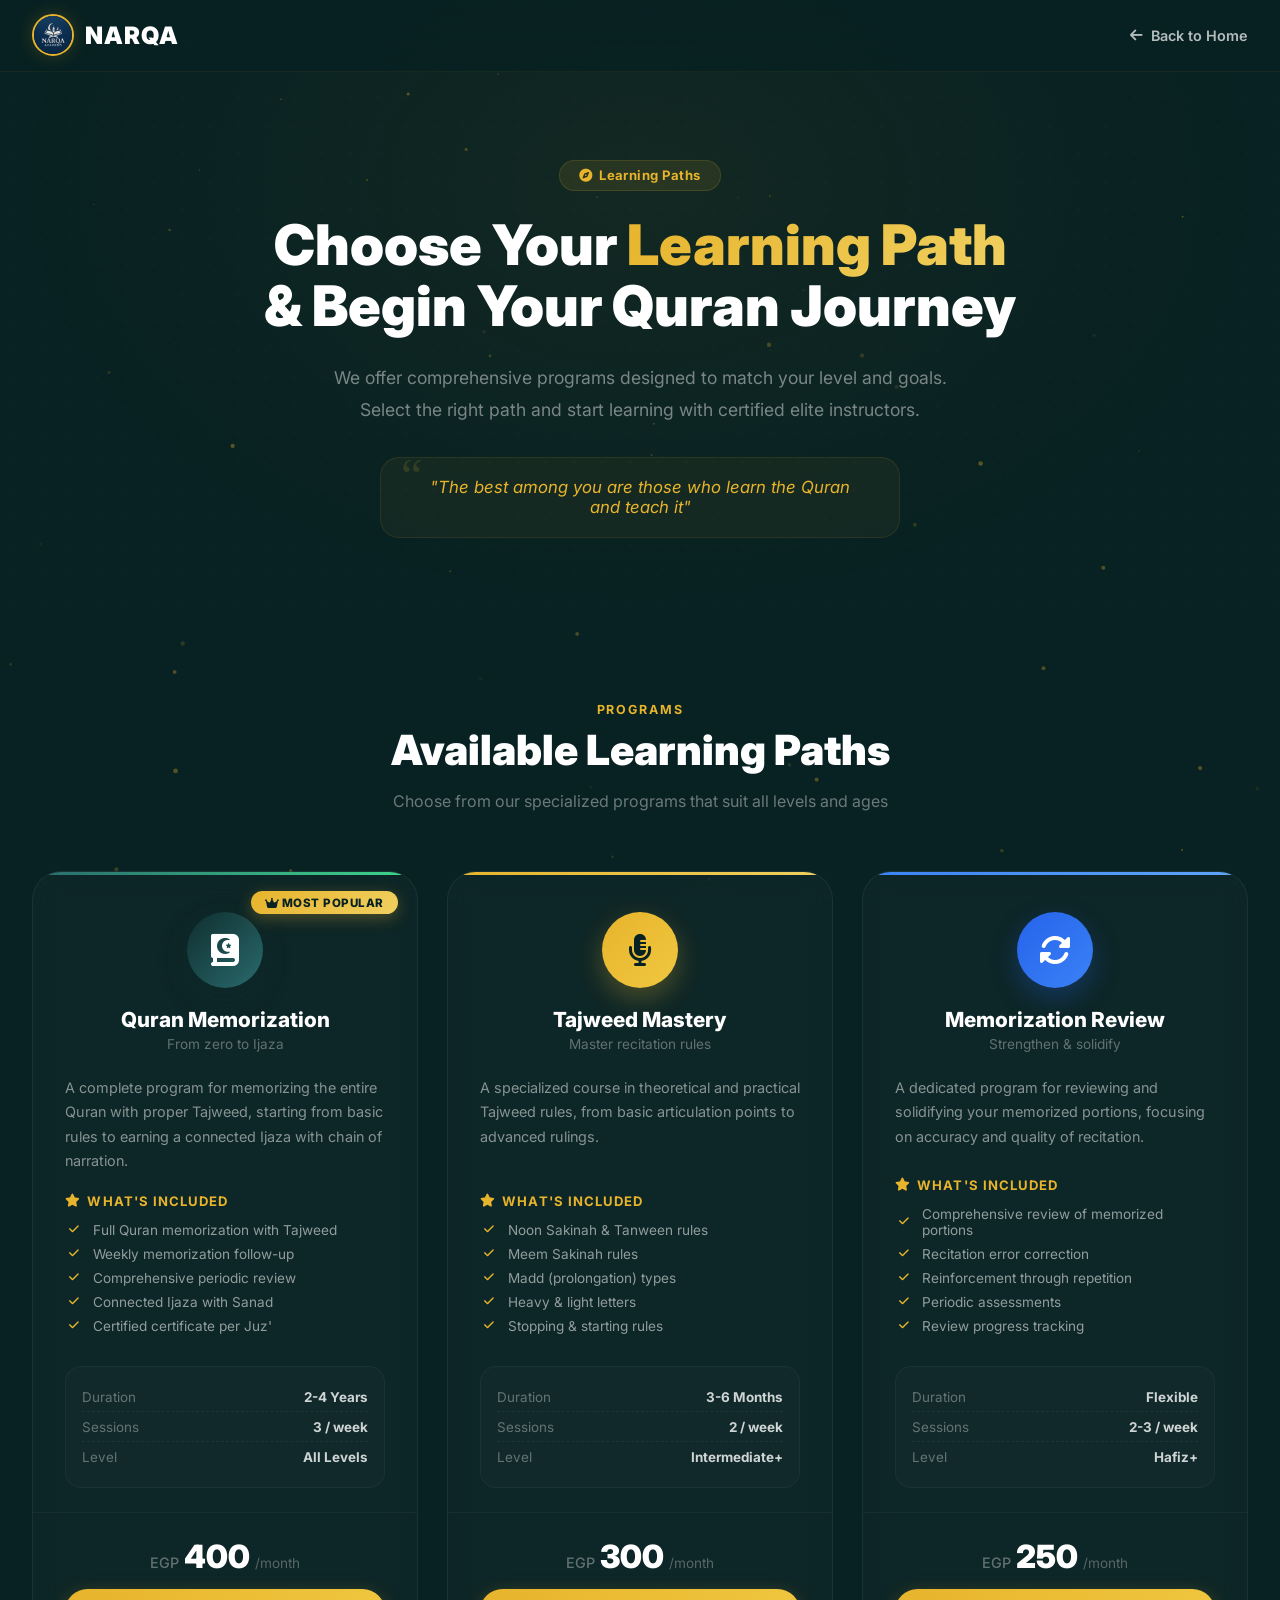
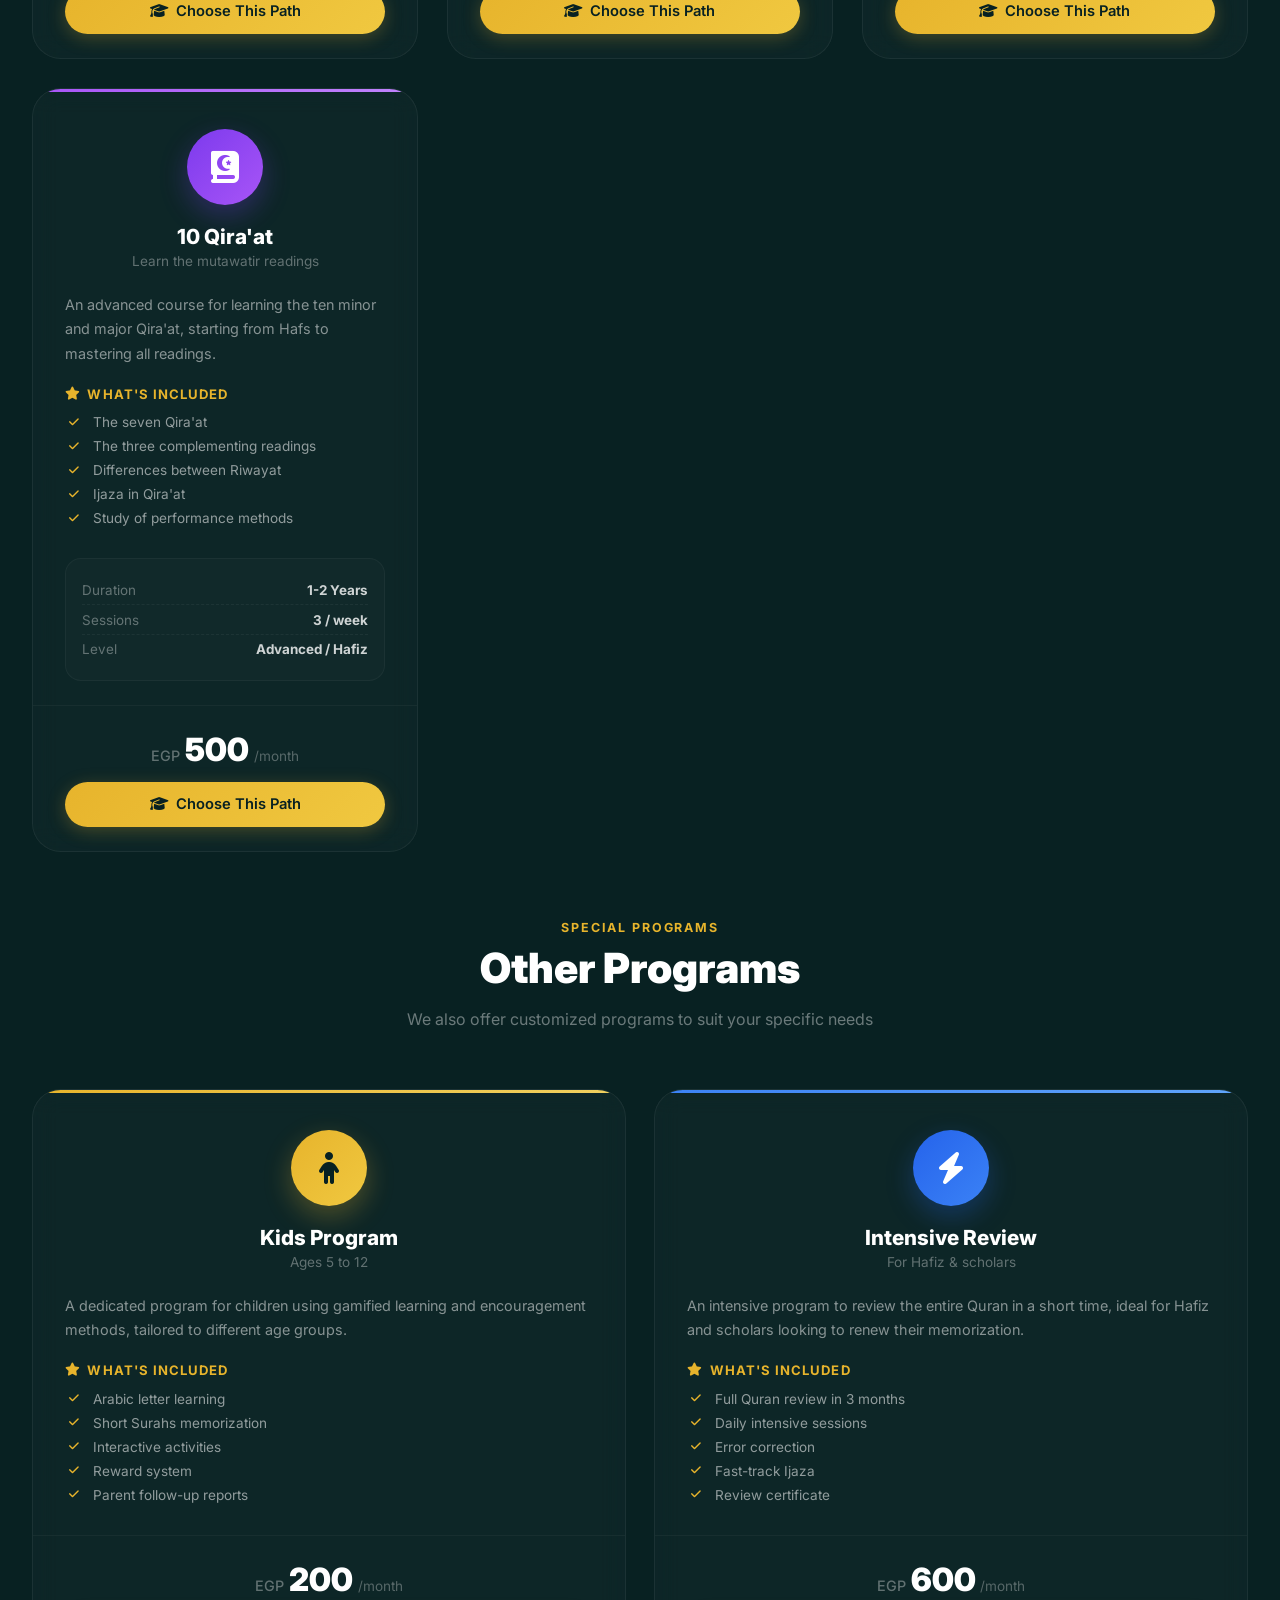
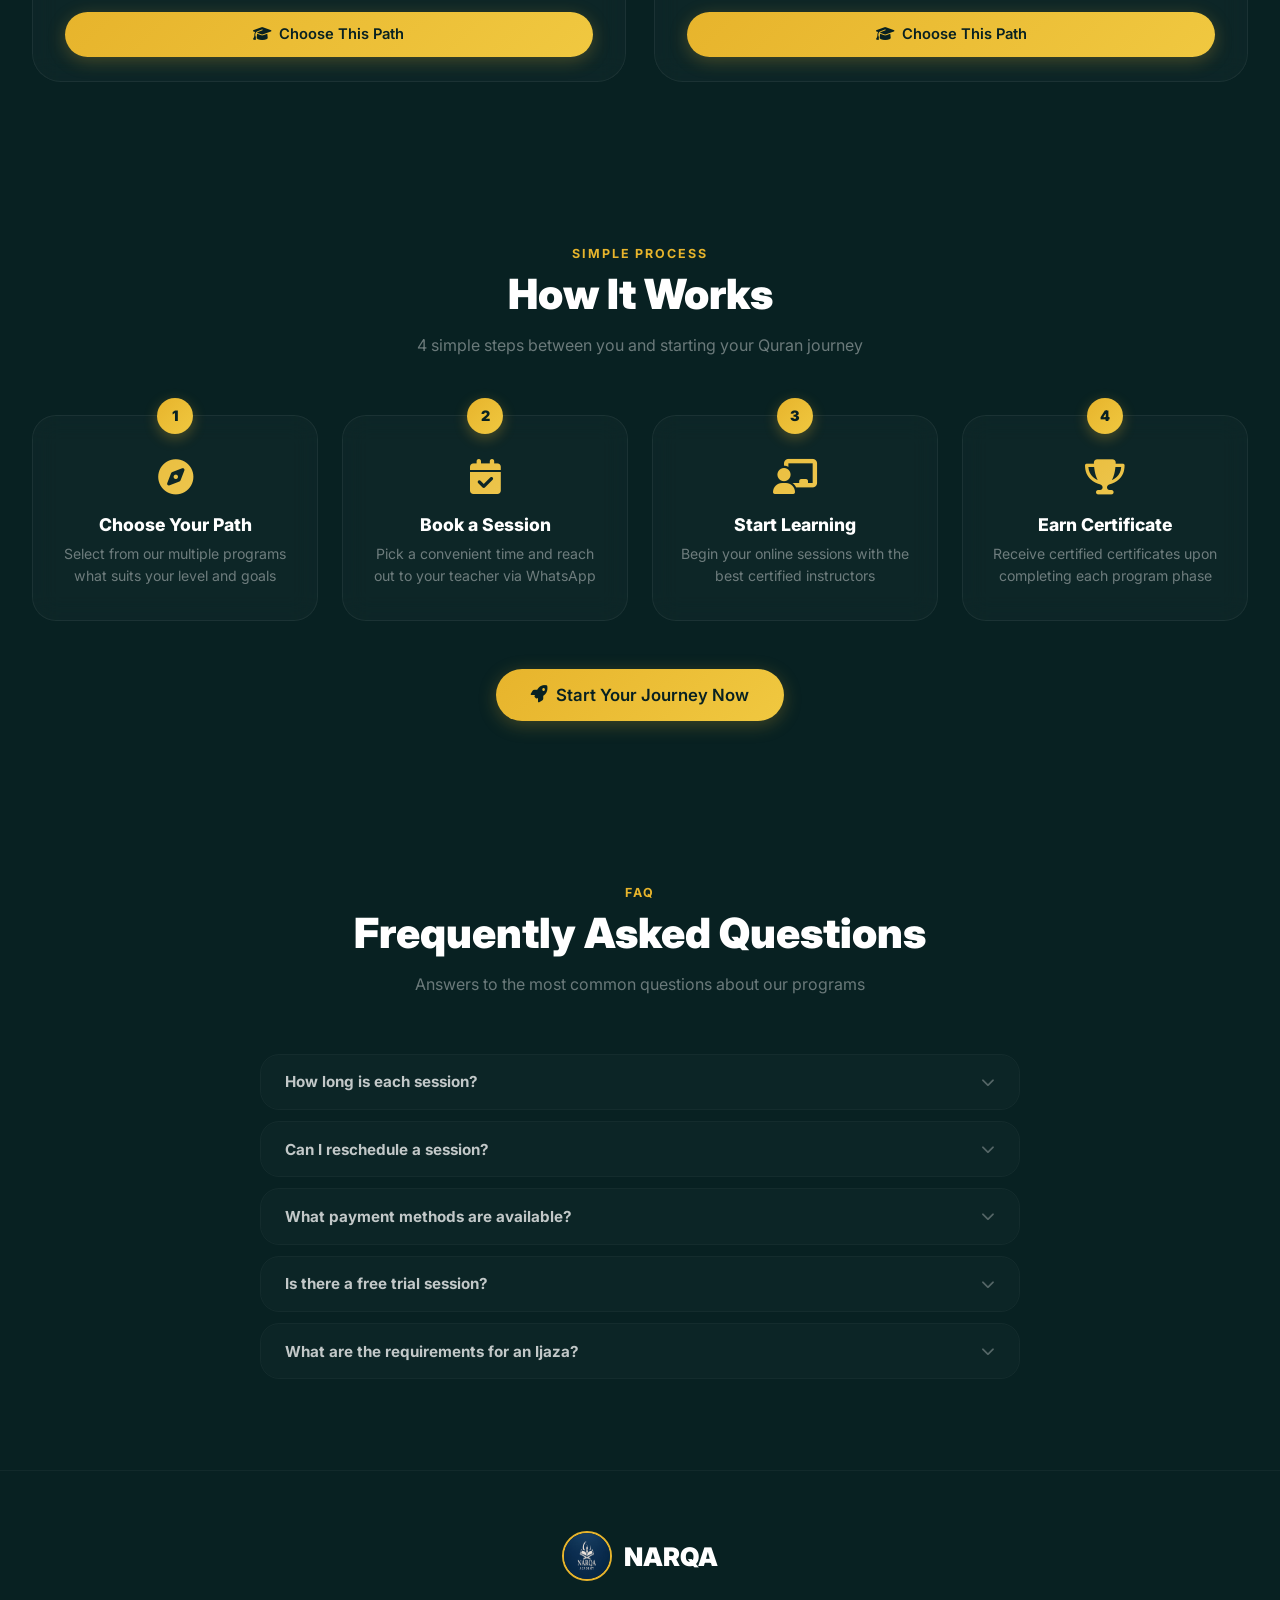
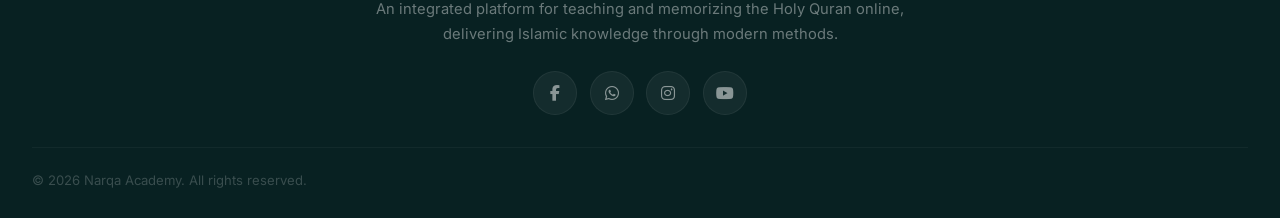
<file: learning-path.html>
<!DOCTYPE html>
<html lang="en" dir="ltr">
<head>
    <meta charset="UTF-8">
    <meta name="viewport" content="width=device-width, initial-scale=1.0">
    <title>Learning Paths - Narqa Academy</title>
    <link rel="stylesheet" href="https://cdnjs.cloudflare.com/ajax/libs/font-awesome/6.4.0/css/all.min.css">
    <link href="https://fonts.googleapis.com/css2?family=Inter:wght@400;500;600;700;800;900&display=swap" rel="stylesheet">
    <link rel="icon" href="img/logo2.jpeg" type="image/x-icon">
    <style>
        *{margin:0;padding:0;box-sizing:border-box}
        :root{
            --primary:#0F2E2F;--primary-dark:#082122;--primary-light:#2A6B6D;
            --accent:#E7B42C;--accent-dark:#C99E1E;--accent-glow:rgba(231,180,44,0.15);
            --white:#FFFFFF;--gray-200:#E5E7EB;--gray-700:#374151;
            --transition:all 0.3s ease-out;
        }
        body{font-family:'Inter',sans-serif;background:var(--primary-dark);color:#fff;overflow-x:hidden;min-height:100vh}

        #particles{position:fixed;top:0;left:0;width:100%;height:100%;pointer-events:none;z-index:0}

        /* ===== NAVBAR ===== */
        .navbar{position:fixed;top:0;left:0;width:100%;background:rgba(8,33,34,0.92);backdrop-filter:blur(20px);border-bottom:1px solid rgba(231,180,44,0.06);z-index:1000;padding:0.9rem 0;transition:var(--transition)}
        .navbar.scrolled{padding:0.5rem 0;background:rgba(8,33,34,0.97);box-shadow:0 4px 24px rgba(0,0,0,0.3)}
        .navbar .container{display:flex;justify-content:space-between;align-items:center;max-width:1320px;margin:0 auto;padding:0 2rem}
        .logo{display:flex;align-items:center;gap:0.7rem;text-decoration:none;font-weight:900;font-size:1.5rem;letter-spacing:0.04em;color:#fff}
        .logo-img{width:42px;height:42px;border-radius:50%;object-fit:cover;border:2.5px solid var(--accent);box-shadow:0 0 18px rgba(231,180,44,0.2);transition:var(--transition)}
        .logo:hover .logo-img{transform:rotate(8deg) scale(1.05)}
        .back-home{text-decoration:none;color:rgba(255,255,255,0.7);display:flex;align-items:center;gap:0.5rem;font-weight:600;font-size:0.9rem;transition:var(--transition)}
        .back-home:hover{color:var(--accent)}
        .container{max-width:1320px;margin:0 auto;padding:0 2rem}

        /* ===== HERO ===== */
        .hero{padding:160px 0 80px;text-align:center;position:relative;z-index:1;overflow:hidden}
        .hero::before{content:'';position:absolute;top:0;left:0;width:100%;height:100%;background:radial-gradient(ellipse at 50% 30%,rgba(231,180,44,0.05),transparent 70%);pointer-events:none}
        .hero-dot-pattern{position:absolute;top:0;left:0;width:100%;height:100%;background-image:radial-gradient(rgba(231,180,44,0.03) 1px,transparent 1px);background-size:28px 28px;pointer-events:none}
        .hero-content{position:relative;z-index:1;max-width:800px;margin:0 auto}
        .hero-badge{display:inline-flex;align-items:center;gap:0.4rem;background:rgba(231,180,44,0.1);border:1px solid rgba(231,180,44,0.15);color:var(--accent);padding:0.4rem 1.2rem;border-radius:2rem;font-weight:700;font-size:0.82rem;letter-spacing:0.03em;margin-bottom:1.5rem}
        .hero h1{font-size:clamp(2.2rem,5vw,3.5rem);font-weight:900;line-height:1.1;margin-bottom:1.5rem}
        .hero h1 .gold{background:linear-gradient(135deg,var(--accent),#f0d060);-webkit-background-clip:text;background-clip:text;color:transparent}
        .hero p{font-size:1.1rem;color:rgba(255,255,255,0.45);line-height:1.8;margin-bottom:2rem;max-width:650px;margin-left:auto;margin-right:auto}
        .hero-quote{
            font-style:italic;color:var(--accent);font-size:1.05rem;
            padding:1.2rem 2rem;max-width:520px;margin:0 auto;
            background:rgba(231,180,44,0.05);border:1px solid rgba(231,180,44,0.1);
            border-radius:1.2rem;position:relative;
        }
        .hero-quote::before{content:'\201C';position:absolute;top:-10px;left:20px;font-size:3rem;color:rgba(231,180,44,0.15);font-style:normal;font-family:serif}

        /* ===== SECTION HEADING ===== */
        .section-header{text-align:center;margin-bottom:3.5rem}
        .section-subtitle{display:inline-block;font-weight:700;font-size:0.78rem;text-transform:uppercase;letter-spacing:0.15em;color:var(--accent);margin-bottom:0.6rem}
        .section-title{font-size:clamp(1.8rem,4vw,2.6rem);font-weight:900;line-height:1.2}
        .section-desc{margin-top:0.8rem;color:rgba(255,255,255,0.4);max-width:550px;margin-left:auto;margin-right:auto;font-size:1rem;line-height:1.6}

        /* ===== GLASS CARD ===== */
        .glass{background:rgba(255,255,255,0.03);backdrop-filter:blur(16px);border:1px solid rgba(255,255,255,0.06);border-radius:1.5rem;transition:var(--transition);position:relative;overflow:hidden}
        .glass::before{content:'';position:absolute;top:0;left:0;width:100%;height:2px;background:linear-gradient(90deg,transparent,rgba(231,180,44,0.25),transparent)}

        /* ===== PATH CARDS ===== */
        .paths-section{padding:80px 0;position:relative;z-index:1}
        .paths-grid{display:grid;grid-template-columns:repeat(auto-fit,minmax(320px,1fr));gap:1.8rem;margin-top:2rem}
        .path-card{
            background:rgba(255,255,255,0.025);backdrop-filter:blur(12px);
            border:1px solid rgba(255,255,255,0.06);border-radius:1.8rem;
            overflow:hidden;transition:var(--transition);display:flex;flex-direction:column;
            position:relative;
        }
        .path-card::before{content:'';position:absolute;top:0;left:0;width:100%;height:3px;transition:var(--transition)}
        .path-card[data-color="green"]::before{background:linear-gradient(90deg,var(--primary-light),#3dd68c)}
        .path-card[data-color="gold"]::before{background:linear-gradient(90deg,var(--accent),#f0d060)}
        .path-card[data-color="blue"]::before{background:linear-gradient(90deg,#3b82f6,#60a5fa)}
        .path-card[data-color="purple"]::before{background:linear-gradient(90deg,#a855f7,#c084fc)}
        .path-card:hover{transform:translateY(-8px);box-shadow:0 24px 48px -12px rgba(0,0,0,0.4);border-color:rgba(255,255,255,0.1)}
        .path-card.selected{border-color:var(--accent);box-shadow:0 0 0 2px var(--accent),0 24px 48px -12px rgba(231,180,44,0.15)}

        .path-badge{position:absolute;top:1.2rem;right:1.2rem;background:linear-gradient(135deg,var(--accent),#f0d060);color:var(--primary-dark);padding:0.3rem 0.9rem;border-radius:2rem;font-weight:800;font-size:0.72rem;z-index:2;box-shadow:0 4px 16px rgba(231,180,44,0.3);text-transform:uppercase;letter-spacing:0.04em}

        .path-top{padding:2.5rem 2rem 1.5rem;text-align:center;position:relative}
        .path-icon{
            width:76px;height:76px;margin:0 auto 1.2rem;border-radius:50%;
            display:flex;align-items:center;justify-content:center;font-size:2rem;
            color:#fff;transition:var(--transition);
        }
        .path-card:hover .path-icon{transform:scale(1.1) rotate(8deg)}
        .path-card[data-color="green"] .path-icon{background:linear-gradient(135deg,var(--primary),var(--primary-light));box-shadow:0 10px 28px rgba(15,46,47,0.4)}
        .path-card[data-color="gold"] .path-icon{background:linear-gradient(135deg,var(--accent),#f0c840);box-shadow:0 10px 28px rgba(231,180,44,0.3);color:var(--primary-dark)}
        .path-card[data-color="blue"] .path-icon{background:linear-gradient(135deg,#2563eb,#3b82f6);box-shadow:0 10px 28px rgba(37,99,235,0.3)}
        .path-card[data-color="purple"] .path-icon{background:linear-gradient(135deg,#7c3aed,#a855f7);box-shadow:0 10px 28px rgba(124,58,237,0.3)}
        .path-card h3{font-size:1.3rem;font-weight:800;margin-bottom:0.25rem}
        .path-card .path-sub{color:rgba(255,255,255,0.35);font-size:0.85rem}

        .path-body{padding:0 2rem;flex:1;display:flex;flex-direction:column}
        .path-desc{color:rgba(255,255,255,0.5);font-size:0.9rem;line-height:1.7;margin-bottom:1.2rem;flex:1}
        .path-features{margin-bottom:1.5rem}
        .path-features h4{font-size:0.82rem;color:var(--accent);font-weight:700;text-transform:uppercase;letter-spacing:0.08em;margin-bottom:0.8rem;display:flex;align-items:center;gap:0.4rem}
        .path-features ul{list-style:none}
        .path-features li{display:flex;align-items:center;gap:0.6rem;margin-bottom:0.5rem;font-size:0.85rem;color:rgba(255,255,255,0.55)}
        .path-features li i{color:var(--accent);font-size:0.7rem;width:18px;text-align:center;flex-shrink:0}

        .path-meta{background:rgba(255,255,255,0.02);border-radius:1rem;padding:1rem;margin-bottom:1.5rem;border:1px solid rgba(255,255,255,0.04)}
        .meta-row{display:flex;justify-content:space-between;padding:0.4rem 0;font-size:0.84rem}
        .meta-row:not(:last-child){border-bottom:1px dashed rgba(255,255,255,0.05)}
        .meta-label{color:rgba(255,255,255,0.35)}
        .meta-val{font-weight:700;color:rgba(255,255,255,0.8)}

        .path-bottom{padding:1.5rem 2rem;border-top:1px solid rgba(255,255,255,0.04);text-align:center}
        .path-price{font-size:2rem;font-weight:900;margin-bottom:0.8rem;display:flex;align-items:baseline;justify-content:center;gap:0.3rem}
        .path-price .cur{font-size:0.9rem;color:rgba(255,255,255,0.35);font-weight:500}
        .path-price .per{font-size:0.85rem;color:rgba(255,255,255,0.3);font-weight:400}

        /* ===== BUTTONS ===== */
        .btn{display:inline-flex;align-items:center;justify-content:center;gap:0.5rem;padding:0.7rem 1.5rem;border-radius:2rem;font-weight:600;transition:var(--transition);border:none;cursor:pointer;font-family:inherit;font-size:0.92rem;text-decoration:none}
        .btn-gold{background:linear-gradient(135deg,var(--accent),#f0c840);color:var(--primary-dark);box-shadow:0 4px 18px rgba(231,180,44,0.25)}
        .btn-gold:hover{transform:translateY(-3px);box-shadow:0 10px 28px rgba(231,180,44,0.4)}
        .btn-gold:active{transform:translateY(-1px)}
        .btn-gold.chosen{background:linear-gradient(135deg,#10b981,#34d399);pointer-events:none}
        .btn-ghost{background:rgba(255,255,255,0.05);color:rgba(255,255,255,0.7);border:1px solid rgba(255,255,255,0.1)}
        .btn-ghost:hover{background:rgba(255,255,255,0.1);color:#fff;transform:translateY(-2px)}
        .btn-lg{padding:1rem 2.2rem;font-size:1.05rem}
        .path-bottom .btn{width:100%;padding:0.85rem}

        /* ===== STEPS ===== */
        .steps-section{padding:80px 0;position:relative;z-index:1}
        .steps-grid{display:grid;grid-template-columns:repeat(auto-fit,minmax(240px,1fr));gap:1.5rem;margin-top:2rem;counter-reset:step}
        .step-card{
            background:rgba(255,255,255,0.025);backdrop-filter:blur(12px);
            border:1px solid rgba(255,255,255,0.06);border-radius:1.5rem;
            padding:2.5rem 1.5rem 2rem;text-align:center;transition:var(--transition);
            position:relative;counter-increment:step;
        }
        .step-card:hover{transform:translateY(-6px);border-color:rgba(231,180,44,0.12);box-shadow:0 16px 36px -12px rgba(0,0,0,0.3)}
        .step-num{
            position:absolute;top:-18px;left:50%;transform:translateX(-50%);
            width:36px;height:36px;border-radius:50%;
            background:linear-gradient(135deg,var(--accent),#f0c840);
            color:var(--primary-dark);font-weight:900;font-size:0.9rem;
            display:flex;align-items:center;justify-content:center;
            box-shadow:0 4px 14px rgba(231,180,44,0.3);
        }
        .step-num::after{content:counter(step)}
        .step-card .step-icon{font-size:2.2rem;margin-bottom:1rem;background:linear-gradient(135deg,var(--accent),#f0d060);-webkit-background-clip:text;-webkit-text-fill-color:transparent;background-clip:text}
        .step-card h3{font-size:1.1rem;font-weight:800;margin-bottom:0.5rem}
        .step-card p{color:rgba(255,255,255,0.4);font-size:0.88rem;line-height:1.6}
        .steps-cta{text-align:center;margin-top:3rem}

        /* ===== FAQ ===== */
        .faq-section{padding:80px 0;position:relative;z-index:1}
        .faq-list{max-width:760px;margin:2rem auto 0}
        .faq-item{margin-bottom:0.7rem;border-radius:1.2rem;overflow:hidden;border:1px solid rgba(255,255,255,0.05);transition:var(--transition)}
        .faq-item.active{border-color:rgba(231,180,44,0.15);box-shadow:0 8px 24px rgba(0,0,0,0.2)}
        .faq-q{padding:1.1rem 1.5rem;display:flex;justify-content:space-between;align-items:center;cursor:pointer;transition:var(--transition);background:rgba(255,255,255,0.02)}
        .faq-item.active .faq-q{background:rgba(231,180,44,0.08)}
        .faq-q h3{font-size:0.95rem;font-weight:700;color:rgba(255,255,255,0.75);transition:var(--transition)}
        .faq-item.active .faq-q h3{color:var(--accent)}
        .faq-toggle{color:rgba(255,255,255,0.3);transition:var(--transition);font-size:0.85rem}
        .faq-item.active .faq-toggle{transform:rotate(180deg);color:var(--accent)}
        .faq-a{max-height:0;overflow:hidden;transition:max-height 0.4s ease}
        .faq-item.active .faq-a{max-height:300px}
        .faq-a-inner{padding:0 1.5rem 1.2rem;color:rgba(255,255,255,0.45);font-size:0.9rem;line-height:1.7}

        /* ===== FOOTER ===== */
        .site-footer{background:var(--primary-dark);border-top:1px solid rgba(255,255,255,0.04);padding:60px 0 30px;position:relative;z-index:1}
        .footer-inner{max-width:560px;margin:0 auto;text-align:center}
        .footer-logo{display:flex;align-items:center;justify-content:center;gap:0.8rem;margin-bottom:1rem;font-weight:900;font-size:1.6rem}
        .footer-logo img{width:50px;height:50px;border-radius:50%;border:2px solid var(--accent)}
        .footer-desc{color:rgba(255,255,255,0.4);font-size:0.92rem;line-height:1.7;margin-bottom:1.5rem}
        .footer-socials{display:flex;justify-content:center;gap:0.8rem;margin-bottom:2rem}
        .footer-socials a{width:44px;height:44px;border-radius:50%;background:rgba(255,255,255,0.05);border:1px solid rgba(255,255,255,0.06);display:flex;align-items:center;justify-content:center;color:rgba(255,255,255,0.5);text-decoration:none;transition:var(--transition);font-size:1rem}
        .footer-socials a:hover{background:rgba(231,180,44,0.12);color:var(--accent);border-color:rgba(231,180,44,0.2);transform:translateY(-3px)}
        .footer-copy{color:rgba(255,255,255,0.2);font-size:0.82rem;padding-top:1.5rem;border-top:1px solid rgba(255,255,255,0.04)}

        /* ===== MODAL ===== */
        .modal-overlay{position:fixed;inset:0;background:rgba(0,0,0,0.65);backdrop-filter:blur(6px);display:none;align-items:center;justify-content:center;z-index:2000}
        .modal-overlay.active{display:flex}
        .modal{background:linear-gradient(160deg,#0f2e2f,#082122);border:1px solid rgba(255,255,255,0.08);border-radius:2rem;width:90%;max-width:520px;max-height:90vh;overflow-y:auto;animation:modalIn 0.35s ease;position:relative}
        .modal::before{content:'';position:absolute;top:0;left:0;right:0;height:2px;background:linear-gradient(90deg,transparent,var(--accent),transparent);border-radius:2rem 2rem 0 0}
        @keyframes modalIn{from{opacity:0;transform:scale(0.95) translateY(20px)}to{opacity:1;transform:scale(1) translateY(0)}}
        .modal-head{padding:1.5rem 2rem;border-bottom:1px solid rgba(255,255,255,0.05);display:flex;justify-content:space-between;align-items:center}
        .modal-head h3{font-size:1.15rem;font-weight:800;display:flex;align-items:center;gap:0.5rem}
        .modal-head h3 i{color:var(--accent)}
        .modal-x{background:rgba(255,255,255,0.06);border:1px solid rgba(255,255,255,0.08);color:rgba(255,255,255,0.5);width:36px;height:36px;border-radius:50%;cursor:pointer;font-size:0.95rem;display:flex;align-items:center;justify-content:center;transition:var(--transition)}
        .modal-x:hover{background:rgba(239,68,68,0.15);color:#f87171;border-color:rgba(239,68,68,0.2)}
        .modal-body{padding:2rem}
        .modal-footer{padding:1.5rem 2rem;border-top:1px solid rgba(255,255,255,0.05);text-align:center}
        .booking-details{background:rgba(255,255,255,0.03);border:1px solid rgba(255,255,255,0.05);border-radius:1.2rem;padding:1.2rem;margin-bottom:1.5rem}
        .booking-row{display:flex;justify-content:space-between;padding:0.5rem 0;font-size:0.88rem}
        .booking-row:not(:last-child){border-bottom:1px dashed rgba(255,255,255,0.05)}
        .booking-row .bl{color:rgba(255,255,255,0.35)}
        .booking-row .bv{font-weight:700;color:rgba(255,255,255,0.85)}
        .modal-note{color:rgba(255,255,255,0.35);font-size:0.82rem;margin-top:0.8rem}
        .wa-btn{display:inline-flex;align-items:center;gap:0.6rem;padding:0.9rem 2rem;background:#25D366;color:#fff;border-radius:2rem;font-weight:700;font-size:1rem;text-decoration:none;transition:var(--transition);box-shadow:0 6px 20px rgba(37,211,102,0.3)}
        .wa-btn:hover{transform:translateY(-3px);box-shadow:0 10px 28px rgba(37,211,102,0.4)}
        .wa-btn i{font-size:1.2rem}

        /* ===== TOAST ===== */
        .toast{position:fixed;top:5rem;left:50%;transform:translateX(-50%) translateY(-30px);padding:0.85rem 1.8rem;border-radius:1rem;font-weight:600;font-size:0.9rem;z-index:9999;opacity:0;transition:all 0.4s ease;box-shadow:0 10px 30px rgba(0,0,0,0.3);display:flex;align-items:center;gap:0.6rem;backdrop-filter:blur(12px);white-space:nowrap}
        .toast.show{transform:translateX(-50%) translateY(0);opacity:1}
        .toast.success{background:rgba(16,185,129,0.92);color:#fff;border:1px solid rgba(16,185,129,0.4)}
        .toast.success i{color:#a7f3d0}
        .toast.warn{background:rgba(245,158,11,0.92);color:#fff;border:1px solid rgba(245,158,11,0.4)}
        .toast.warn i{color:#fef3c7}

        /* ===== SCROLL TOP ===== */
        .scroll-top{position:fixed;bottom:2rem;right:2rem;width:46px;height:46px;background:var(--accent);color:var(--primary-dark);border:none;border-radius:50%;cursor:pointer;font-size:1rem;opacity:0;visibility:hidden;transition:var(--transition);z-index:99;display:flex;align-items:center;justify-content:center;box-shadow:0 4px 16px rgba(231,180,44,0.3)}
        .scroll-top.visible{opacity:1;visibility:visible}
        .scroll-top:hover{transform:translateY(-3px);box-shadow:0 8px 24px rgba(231,180,44,0.45)}

        /* ===== REVEAL ===== */
        .reveal{opacity:0;transform:translateY(30px);transition:opacity 0.6s ease,transform 0.6s ease}
        .reveal.visible{opacity:1;transform:translateY(0)}

        /* ===== RESPONSIVE ===== */
        @media(max-width:768px){
            .container{padding:0 1.2rem}
            .hero{padding:130px 0 50px}
            .paths-grid{grid-template-columns:1fr;max-width:480px;margin-left:auto;margin-right:auto}
            .steps-grid{grid-template-columns:1fr 1fr}
            .modal{width:95%}
            .path-top{padding:2rem 1.5rem 1.2rem}
            .path-body{padding:0 1.5rem}
            .path-bottom{padding:1.2rem 1.5rem}
        }
        @media(max-width:480px){
            .steps-grid{grid-template-columns:1fr}
            .path-price{font-size:1.7rem}
        }
    </style>
</head>
<body>

<canvas id="particles"></canvas>

<!-- Navbar -->
<nav class="navbar">
    <div class="container">
        <a href="index.html" class="logo">
            <img src="img/logo2.jpeg" alt="Narqa Academy" class="logo-img">
            <span>NARQA</span>
        </a>
        <a href="index.html" class="back-home"><i class="fas fa-arrow-left"></i> Back to Home</a>
    </div>
</nav>

<!-- Hero -->
<section class="hero">
    <div class="hero-dot-pattern"></div>
    <div class="container">
        <div class="hero-content">
            <div class="hero-badge"><i class="fas fa-compass"></i> Learning Paths</div>
            <h1>Choose Your <span class="gold">Learning Path</span><br>& Begin Your Quran Journey</h1>
            <p>We offer comprehensive programs designed to match your level and goals. Select the right path and start learning with certified elite instructors.</p>
            <div class="hero-quote">"The best among you are those who learn the Quran and teach it"</div>
        </div>
    </div>
</section>

<!-- Paths -->
<section class="paths-section">
    <div class="container">
        <div class="section-header reveal">
            <span class="section-subtitle">Programs</span>
            <h2 class="section-title">Available Learning Paths</h2>
            <p class="section-desc">Choose from our specialized programs that suit all levels and ages</p>
        </div>

        <div class="paths-grid" id="mainPaths">
            <!-- Quran Memorization -->
            <div class="path-card reveal" data-color="green" data-path="Quran Memorization">
                <div class="path-badge"><i class="fas fa-crown"></i> Most Popular</div>
                <div class="path-top">
                    <div class="path-icon"><i class="fas fa-book-quran"></i></div>
                    <h3>Quran Memorization</h3>
                    <p class="path-sub">From zero to Ijaza</p>
                </div>
                <div class="path-body">
                    <p class="path-desc">A complete program for memorizing the entire Quran with proper Tajweed, starting from basic rules to earning a connected Ijaza with chain of narration.</p>
                    <div class="path-features">
                        <h4><i class="fas fa-star"></i> What's Included</h4>
                        <ul>
                            <li><i class="fas fa-check"></i> Full Quran memorization with Tajweed</li>
                            <li><i class="fas fa-check"></i> Weekly memorization follow-up</li>
                            <li><i class="fas fa-check"></i> Comprehensive periodic review</li>
                            <li><i class="fas fa-check"></i> Connected Ijaza with Sanad</li>
                            <li><i class="fas fa-check"></i> Certified certificate per Juz'</li>
                        </ul>
                    </div>
                    <div class="path-meta">
                        <div class="meta-row"><span class="meta-label">Duration</span><span class="meta-val">2-4 Years</span></div>
                        <div class="meta-row"><span class="meta-label">Sessions</span><span class="meta-val">3 / week</span></div>
                        <div class="meta-row"><span class="meta-label">Level</span><span class="meta-val">All Levels</span></div>
                    </div>
                </div>
                <div class="path-bottom">
                    <div class="path-price"><span class="cur">EGP</span> 400 <span class="per">/month</span></div>
                    <button class="btn btn-gold select-path"><i class="fas fa-graduation-cap"></i> Choose This Path</button>
                </div>
            </div>

            <!-- Tajweed -->
            <div class="path-card reveal" data-color="gold" data-path="Tajweed Mastery">
                <div class="path-top">
                    <div class="path-icon"><i class="fas fa-microphone-alt"></i></div>
                    <h3>Tajweed Mastery</h3>
                    <p class="path-sub">Master recitation rules</p>
                </div>
                <div class="path-body">
                    <p class="path-desc">A specialized course in theoretical and practical Tajweed rules, from basic articulation points to advanced rulings.</p>
                    <div class="path-features">
                        <h4><i class="fas fa-star"></i> What's Included</h4>
                        <ul>
                            <li><i class="fas fa-check"></i> Noon Sakinah & Tanween rules</li>
                            <li><i class="fas fa-check"></i> Meem Sakinah rules</li>
                            <li><i class="fas fa-check"></i> Madd (prolongation) types</li>
                            <li><i class="fas fa-check"></i> Heavy & light letters</li>
                            <li><i class="fas fa-check"></i> Stopping & starting rules</li>
                        </ul>
                    </div>
                    <div class="path-meta">
                        <div class="meta-row"><span class="meta-label">Duration</span><span class="meta-val">3-6 Months</span></div>
                        <div class="meta-row"><span class="meta-label">Sessions</span><span class="meta-val">2 / week</span></div>
                        <div class="meta-row"><span class="meta-label">Level</span><span class="meta-val">Intermediate+</span></div>
                    </div>
                </div>
                <div class="path-bottom">
                    <div class="path-price"><span class="cur">EGP</span> 300 <span class="per">/month</span></div>
                    <button class="btn btn-gold select-path"><i class="fas fa-graduation-cap"></i> Choose This Path</button>
                </div>
            </div>

            <!-- Review -->
            <div class="path-card reveal" data-color="blue" data-path="Memorization Review">
                <div class="path-top">
                    <div class="path-icon"><i class="fas fa-sync-alt"></i></div>
                    <h3>Memorization Review</h3>
                    <p class="path-sub">Strengthen & solidify</p>
                </div>
                <div class="path-body">
                    <p class="path-desc">A dedicated program for reviewing and solidifying your memorized portions, focusing on accuracy and quality of recitation.</p>
                    <div class="path-features">
                        <h4><i class="fas fa-star"></i> What's Included</h4>
                        <ul>
                            <li><i class="fas fa-check"></i> Comprehensive review of memorized portions</li>
                            <li><i class="fas fa-check"></i> Recitation error correction</li>
                            <li><i class="fas fa-check"></i> Reinforcement through repetition</li>
                            <li><i class="fas fa-check"></i> Periodic assessments</li>
                            <li><i class="fas fa-check"></i> Review progress tracking</li>
                        </ul>
                    </div>
                    <div class="path-meta">
                        <div class="meta-row"><span class="meta-label">Duration</span><span class="meta-val">Flexible</span></div>
                        <div class="meta-row"><span class="meta-label">Sessions</span><span class="meta-val">2-3 / week</span></div>
                        <div class="meta-row"><span class="meta-label">Level</span><span class="meta-val">Hafiz+</span></div>
                    </div>
                </div>
                <div class="path-bottom">
                    <div class="path-price"><span class="cur">EGP</span> 250 <span class="per">/month</span></div>
                    <button class="btn btn-gold select-path"><i class="fas fa-graduation-cap"></i> Choose This Path</button>
                </div>
            </div>

            <!-- 10 Qira'at -->
            <div class="path-card reveal" data-color="purple" data-path="10 Qira'at">
                <div class="path-top">
                    <div class="path-icon"><i class="fas fa-quran"></i></div>
                    <h3>10 Qira'at</h3>
                    <p class="path-sub">Learn the mutawatir readings</p>
                </div>
                <div class="path-body">
                    <p class="path-desc">An advanced course for learning the ten minor and major Qira'at, starting from Hafs to mastering all readings.</p>
                    <div class="path-features">
                        <h4><i class="fas fa-star"></i> What's Included</h4>
                        <ul>
                            <li><i class="fas fa-check"></i> The seven Qira'at</li>
                            <li><i class="fas fa-check"></i> The three complementing readings</li>
                            <li><i class="fas fa-check"></i> Differences between Riwayat</li>
                            <li><i class="fas fa-check"></i> Ijaza in Qira'at</li>
                            <li><i class="fas fa-check"></i> Study of performance methods</li>
                        </ul>
                    </div>
                    <div class="path-meta">
                        <div class="meta-row"><span class="meta-label">Duration</span><span class="meta-val">1-2 Years</span></div>
                        <div class="meta-row"><span class="meta-label">Sessions</span><span class="meta-val">3 / week</span></div>
                        <div class="meta-row"><span class="meta-label">Level</span><span class="meta-val">Advanced / Hafiz</span></div>
                    </div>
                </div>
                <div class="path-bottom">
                    <div class="path-price"><span class="cur">EGP</span> 500 <span class="per">/month</span></div>
                    <button class="btn btn-gold select-path"><i class="fas fa-graduation-cap"></i> Choose This Path</button>
                </div>
            </div>
        </div>

        <!-- Extra Programs -->
        <div class="section-header reveal" style="margin-top:4rem">
            <span class="section-subtitle">Special Programs</span>
            <h2 class="section-title">Other Programs</h2>
            <p class="section-desc">We also offer customized programs to suit your specific needs</p>
        </div>

        <div class="paths-grid" id="extraPaths">
            <!-- Kids -->
            <div class="path-card reveal" data-color="gold" data-path="Kids Program">
                <div class="path-top">
                    <div class="path-icon"><i class="fas fa-child"></i></div>
                    <h3>Kids Program</h3>
                    <p class="path-sub">Ages 5 to 12</p>
                </div>
                <div class="path-body">
                    <p class="path-desc">A dedicated program for children using gamified learning and encouragement methods, tailored to different age groups.</p>
                    <div class="path-features">
                        <h4><i class="fas fa-star"></i> What's Included</h4>
                        <ul>
                            <li><i class="fas fa-check"></i> Arabic letter learning</li>
                            <li><i class="fas fa-check"></i> Short Surahs memorization</li>
                            <li><i class="fas fa-check"></i> Interactive activities</li>
                            <li><i class="fas fa-check"></i> Reward system</li>
                            <li><i class="fas fa-check"></i> Parent follow-up reports</li>
                        </ul>
                    </div>
                </div>
                <div class="path-bottom">
                    <div class="path-price"><span class="cur">EGP</span> 200 <span class="per">/month</span></div>
                    <button class="btn btn-gold select-path"><i class="fas fa-graduation-cap"></i> Choose This Path</button>
                </div>
            </div>

            <!-- Intensive Review -->
            <div class="path-card reveal" data-color="blue" data-path="Intensive Review">
                <div class="path-top">
                    <div class="path-icon"><i class="fas fa-bolt"></i></div>
                    <h3>Intensive Review</h3>
                    <p class="path-sub">For Hafiz & scholars</p>
                </div>
                <div class="path-body">
                    <p class="path-desc">An intensive program to review the entire Quran in a short time, ideal for Hafiz and scholars looking to renew their memorization.</p>
                    <div class="path-features">
                        <h4><i class="fas fa-star"></i> What's Included</h4>
                        <ul>
                            <li><i class="fas fa-check"></i> Full Quran review in 3 months</li>
                            <li><i class="fas fa-check"></i> Daily intensive sessions</li>
                            <li><i class="fas fa-check"></i> Error correction</li>
                            <li><i class="fas fa-check"></i> Fast-track Ijaza</li>
                            <li><i class="fas fa-check"></i> Review certificate</li>
                        </ul>
                    </div>
                </div>
                <div class="path-bottom">
                    <div class="path-price"><span class="cur">EGP</span> 600 <span class="per">/month</span></div>
                    <button class="btn btn-gold select-path"><i class="fas fa-graduation-cap"></i> Choose This Path</button>
                </div>
            </div>
        </div>
    </div>
</section>

<!-- How It Works -->
<section class="steps-section">
    <div class="container">
        <div class="section-header reveal">
            <span class="section-subtitle">Simple Process</span>
            <h2 class="section-title">How It Works</h2>
            <p class="section-desc">4 simple steps between you and starting your Quran journey</p>
        </div>
        <div class="steps-grid">
            <div class="step-card reveal">
                <div class="step-num"></div>
                <div class="step-icon"><i class="fas fa-compass"></i></div>
                <h3>Choose Your Path</h3>
                <p>Select from our multiple programs what suits your level and goals</p>
            </div>
            <div class="step-card reveal">
                <div class="step-num"></div>
                <div class="step-icon"><i class="fas fa-calendar-check"></i></div>
                <h3>Book a Session</h3>
                <p>Pick a convenient time and reach out to your teacher via WhatsApp</p>
            </div>
            <div class="step-card reveal">
                <div class="step-num"></div>
                <div class="step-icon"><i class="fas fa-chalkboard-user"></i></div>
                <h3>Start Learning</h3>
                <p>Begin your online sessions with the best certified instructors</p>
            </div>
            <div class="step-card reveal">
                <div class="step-num"></div>
                <div class="step-icon"><i class="fas fa-trophy"></i></div>
                <h3>Earn Certificate</h3>
                <p>Receive certified certificates upon completing each program phase</p>
            </div>
        </div>
        <div class="steps-cta reveal">
            <a href="#" class="btn btn-gold btn-lg" id="startBtn"><i class="fas fa-rocket"></i> Start Your Journey Now</a>
        </div>
    </div>
</section>

<!-- FAQ -->
<section class="faq-section">
    <div class="container">
        <div class="section-header reveal">
            <span class="section-subtitle">FAQ</span>
            <h2 class="section-title">Frequently Asked Questions</h2>
            <p class="section-desc">Answers to the most common questions about our programs</p>
        </div>
        <div class="faq-list reveal" id="faqList">
            <div class="faq-item">
                <div class="faq-q"><h3>How long is each session?</h3><span class="faq-toggle"><i class="fas fa-chevron-down"></i></span></div>
                <div class="faq-a"><div class="faq-a-inner">Each session is 60 minutes, divided into 45 minutes of instruction and 15 minutes of review and assessment.</div></div>
            </div>
            <div class="faq-item">
                <div class="faq-q"><h3>Can I reschedule a session?</h3><span class="faq-toggle"><i class="fas fa-chevron-down"></i></span></div>
                <div class="faq-a"><div class="faq-a-inner">Yes, you can reschedule up to 24 hours before the session time by contacting your teacher directly.</div></div>
            </div>
            <div class="faq-item">
                <div class="faq-q"><h3>What payment methods are available?</h3><span class="faq-toggle"><i class="fas fa-chevron-down"></i></span></div>
                <div class="faq-a"><div class="faq-a-inner">We accept Vodafone Cash, bank transfer, and cash payment at our academy location.</div></div>
            </div>
            <div class="faq-item">
                <div class="faq-q"><h3>Is there a free trial session?</h3><span class="faq-toggle"><i class="fas fa-chevron-down"></i></span></div>
                <div class="faq-a"><div class="faq-a-inner">Yes, we offer a free 30-minute trial session to assess your level and familiarize you with our teaching method.</div></div>
            </div>
            <div class="faq-item">
                <div class="faq-q"><h3>What are the requirements for an Ijaza?</h3><span class="faq-toggle"><i class="fas fa-chevron-down"></i></span></div>
                <div class="faq-a"><div class="faq-a-inner">You must complete full Quran memorization, master Tajweed, and pass both oral and written examinations.</div></div>
            </div>
        </div>
    </div>
</section>

<!-- Footer -->
<footer class="site-footer">
    <div class="container">
        <div class="footer-inner">
            <div class="footer-logo">
                <img src="img/logo2.jpeg" alt="Narqa Academy">
                <span>NARQA</span>
            </div>
            <p class="footer-desc">An integrated platform for teaching and memorizing the Holy Quran online, delivering Islamic knowledge through modern methods.</p>
            <div class="footer-socials">
                <a href="https://www.facebook.com/share/16egxWPfUa/" aria-label="Facebook"><i class="fab fa-facebook-f"></i></a>
                <a href="https://wa.me/01202988181" aria-label="WhatsApp"><i class="fab fa-whatsapp"></i></a>
                <a href="https://www.instagram.com/narqaacademy" aria-label="Instagram"><i class="fab fa-instagram"></i></a>
                <a href="#" aria-label="YouTube"><i class="fab fa-youtube"></i></a>
            </div>
        </div>
        <div class="footer-copy">&copy; 2026 Narqa Academy. All rights reserved.</div>
    </div>
</footer>

<!-- Scroll Top -->
<button class="scroll-top" id="scrollTopBtn"><i class="fas fa-arrow-up"></i></button>

<!-- Toast -->
<div class="toast" id="toast"><i></i><span id="toastMsg"></span></div>

<!-- Booking Modal -->
<div class="modal-overlay" id="bookingModal">
    <div class="modal">
        <div class="modal-head"><h3><i class="fas fa-calendar-check"></i> Book Your Session</h3><button class="modal-x" id="closeModal"><i class="fas fa-times"></i></button></div>
        <div class="modal-body">
            <div class="booking-details" id="bookingDetails"></div>
            <p id="bookingDesc" style="color:rgba(255,255,255,0.5);font-size:0.9rem;line-height:1.6;margin-bottom:1.5rem"></p>
        </div>
        <div class="modal-footer">
            <a class="wa-btn" id="waLink" href="#" target="_blank"><i class="fab fa-whatsapp"></i> Contact via WhatsApp</a>
            <p class="modal-note">A WhatsApp message will be sent automatically to the teacher</p>
        </div>
    </div>
</div>

<script>
(function(){

    /* ===== PARTICLES ===== */
    const canvas=document.getElementById('particles');
    const ctx=canvas.getContext('2d');
    let pts=[];
    function resize(){canvas.width=window.innerWidth;canvas.height=window.innerHeight}
    resize();window.addEventListener('resize',resize);
    class P{constructor(){this.r()}r(){this.x=Math.random()*canvas.width;this.y=Math.random()*canvas.height;this.s=Math.random()*2+0.4;this.sy=-Math.random()*0.35-0.08;this.sx=(Math.random()-0.5)*0.2;this.o=Math.random()*0.3+0.06}u(){this.y+=this.sy;this.x+=this.sx;if(this.y<-10){this.r();this.y=canvas.height+10}}d(){ctx.beginPath();ctx.arc(this.x,this.y,this.s,0,Math.PI*2);ctx.fillStyle=`rgba(231,180,44,${this.o})`;ctx.fill()}}
    for(let i=0;i<60;i++)pts.push(new P);
    (function a(){ctx.clearRect(0,0,canvas.width,canvas.height);pts.forEach(p=>{p.u();p.d()});requestAnimationFrame(a)})();

    /* ===== TOAST ===== */
    let tt;
    function toast(m,t){clearTimeout(tt);const el=document.getElementById('toast');document.getElementById('toastMsg').textContent=m;el.className='toast '+t;el.querySelector('i').className=t==='success'?'fas fa-check-circle':'fas fa-exclamation-triangle';requestAnimationFrame(()=>el.classList.add('show'));tt=setTimeout(()=>el.classList.remove('show'),4000)}

    /* ===== SCROLL ===== */
    const sb=document.getElementById('scrollTopBtn');
    const nb=document.querySelector('.navbar');
    window.addEventListener('scroll',()=>{sb.classList.toggle('visible',scrollY>300);nb.classList.toggle('scrolled',scrollY>50)});
    sb.addEventListener('click',()=>scrollTo({top:0,behavior:'smooth'}));

    /* ===== REVEAL ===== */
    const ro=new IntersectionObserver(es=>es.forEach((e,i)=>{if(e.isIntersecting){setTimeout(()=>e.target.classList.add('visible'),i*80);ro.unobserve(e.target)}}),{threshold:0.06});
    document.querySelectorAll('.reveal').forEach(el=>ro.observe(el));

    /* ===== FAQ ===== */
    document.querySelectorAll('.faq-q').forEach(q=>q.addEventListener('click',()=>{
        const item=q.parentElement;
        const wasActive=item.classList.contains('active');
        document.querySelectorAll('.faq-item').forEach(f=>f.classList.remove('active'));
        if(!wasActive)item.classList.add('active');
    }));

    /* ===== PATH DATA ===== */
    const pathData={
        'Quran Memorization':{price:400,duration:'2-4 Years',sessions:'3 / week',desc:'A complete program for memorizing the entire Quran with proper Tajweed.'},
        'Tajweed Mastery':{price:300,duration:'3-6 Months',sessions:'2 / week',desc:'A specialized course in theoretical and practical Tajweed rules.'},
        'Memorization Review':{price:250,duration:'Flexible',sessions:'2-3 / week',desc:'A dedicated program for reviewing and solidifying your memorized portions.'},
        '10 Qira\'at':{price:500,duration:'1-2 Years',sessions:'3 / week',desc:'An advanced course for learning the ten minor and major Qira\'at.'},
        'Kids Program':{price:200,duration:'Open-ended',sessions:'2 / week',desc:'A dedicated program for children using gamified learning methods.'},
        'Intensive Review':{price:600,duration:'3 Months',sessions:'Daily sessions',desc:'An intensive program to review the entire Quran in a short time.'}
    };

    let selectedPath=null;

    /* ===== LOAD SAVED ===== */
    const saved=localStorage.getItem('selectedLearningPath');
    if(saved)selectPath(saved,true);

    /* ===== SELECT PATH ===== */
    function selectPath(path,silent){
        selectedPath=path;
        localStorage.setItem('selectedLearningPath',path);

        document.querySelectorAll('.path-card').forEach(card=>{
            const p=card.dataset.path;
            const btn=card.querySelector('.select-path');
            if(p===path){
                card.classList.add('selected');
                btn.innerHTML='<i class="fas fa-check"></i> Selected';
                btn.classList.add('chosen');
            }else{
                card.classList.remove('selected');
                btn.innerHTML='<i class="fas fa-graduation-cap"></i> Choose This Path';
                btn.classList.remove('chosen');
            }
        });

        if(!silent){
            toast('"'+path+'" selected successfully!','success');
            setTimeout(()=>{
                const btn=document.getElementById('startBtn');
                btn.scrollIntoView({behavior:'smooth',block:'center'});
                btn.style.animation='pulse 0.6s ease';
                setTimeout(()=>btn.style.animation='',700);
            },500);
        }
        document.title='Learning Paths — '+path+' | Narqa Academy';
    }

    document.querySelectorAll('.select-path').forEach(btn=>{
        btn.addEventListener('click',function(){
            if(this.classList.contains('chosen'))return;
            selectPath(this.closest('.path-card').dataset.path);
        });
    });

    /* ===== START BTN ===== */
    document.getElementById('startBtn').addEventListener('click',e=>{
        e.preventDefault();
        if(!selectedPath){toast('Please select a learning path first','warn');return}
        openModal();
    });

    /* ===== MODAL ===== */
    const modal=document.getElementById('bookingModal');
    document.getElementById('closeModal').addEventListener('click',closeModal);
    modal.addEventListener('click',e=>{if(e.target===modal)closeModal()});
    function closeModal(){modal.classList.remove('active');document.body.style.overflow=''}
    function openModal(){
        const d=pathData[selectedPath]||{price:300,duration:'TBD',sessions:'TBD',desc:'A customized learning program.'};
        document.getElementById('bookingDetails').innerHTML=`
            <div class="booking-row"><span class="bl">Selected Path</span><span class="bv">${selectedPath}</span></div>
            <div class="booking-row"><span class="bl">Monthly Fee</span><span class="bv">EGP ${d.price}</span></div>
            <div class="booking-row"><span class="bl">Duration</span><span class="bv">${d.duration}</span></div>
            <div class="booking-row"><span class="bl">Sessions</span><span class="bv">${d.sessions}</span></div>
        `;
        document.getElementById('bookingDesc').textContent=d.desc+' You will be contacted via WhatsApp to schedule convenient times.';
        const msg=`Hello, I'm interested in booking sessions for "${selectedPath}" with Sheikh Abdurrahman.\n\nDetails:\n- Path: ${selectedPath}\n- Fee: EGP ${d.price}/month\n- Duration: ${d.duration}\n- Sessions: ${d.sessions}\n\nPlease contact me to schedule.`;
        document.getElementById('waLink').href=`https://wa.me/01202988181?text=${encodeURIComponent(msg)}`;
        modal.classList.add('active');
        document.body.style.overflow='hidden';
    }

    /* ===== PULSE KEYFRAME ===== */
    const st=document.createElement('style');
    st.textContent='@keyframes pulse{0%,100%{transform:scale(1)}50%{transform:scale(1.06)}}';
    document.head.appendChild(st);

})();
</script>
</body>
</html>
</file>
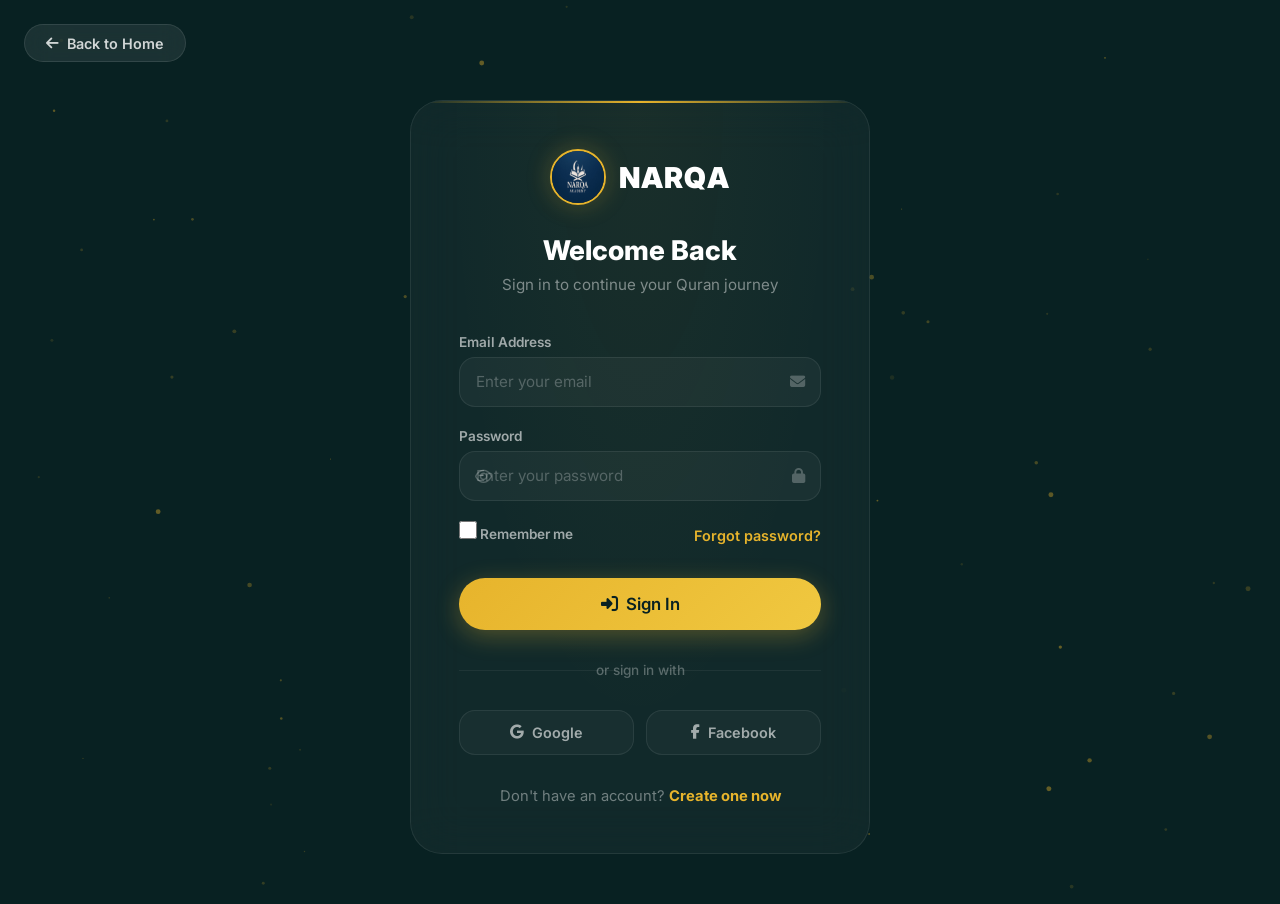
<file: login.html>
<!DOCTYPE html>
<html lang="en" dir="ltr">

<head>
  <meta charset="UTF-8">
  <meta name="viewport" content="width=device-width, initial-scale=1.0">
  <title>Login - Narqa Academy</title>
  <meta name="robots" content="noindex, nofollow">
  <link rel="stylesheet" href="https://cdnjs.cloudflare.com/ajax/libs/font-awesome/6.4.0/css/all.min.css">
  <link href="https://fonts.googleapis.com/css2?family=Inter:wght@400;500;600;700;800;900&display=swap"
    rel="stylesheet">
  <link rel="icon" href="img/logo2.jpeg" type="image/x-icon">
  <style>
    * {
      margin: 0;
      padding: 0;
      box-sizing: border-box
    }

    :root {
      --primary: #0F2E2F;
      --primary-dark: #082122;
      --primary-light: #2A6B6D;
      --accent: #E7B42C;
      --accent-dark: #C99E1E;
      --accent-glow: rgba(231, 180, 44, 0.15);
      --white: #FFFFFF;
      --gray-50: #F9FAFB;
      --gray-100: #F3F4F6;
      --gray-200: #E5E7EB;
      --gray-700: #374151;
      --gray-900: #111827;
      --border-radius: 1rem;
      --transition: all 0.3s ease-out;
    }

    body {
      font-family: 'Inter', sans-serif;
      background: var(--primary-dark);
      color: var(--gray-900);
      overflow-x: hidden;
      min-height: 100vh
    }

    /* ===== PARTICLES ===== */
    #particles {
      position: fixed;
      top: 0;
      left: 0;
      width: 100%;
      height: 100%;
      pointer-events: none;
      z-index: 0
    }

    /* ===== BACK BUTTON ===== */
    .back-home {
      position: fixed;
      top: 1.5rem;
      left: 1.5rem;
      z-index: 100;
    }

    .back-home a {
      display: inline-flex;
      align-items: center;
      gap: 0.5rem;
      padding: 0.6rem 1.3rem;
      background: rgba(255, 255, 255, 0.08);
      backdrop-filter: blur(12px);
      border: 1px solid rgba(255, 255, 255, 0.1);
      border-radius: 2rem;
      color: rgba(255, 255, 255, 0.8);
      text-decoration: none;
      font-weight: 600;
      font-size: 0.9rem;
      transition: var(--transition);
    }

    .back-home a:hover {
      background: rgba(231, 180, 44, 0.15);
      border-color: var(--accent);
      color: var(--accent);
      transform: translateY(-2px);
    }

    /* ===== LOGIN CONTAINER ===== */
    .login-container {
      min-height: 100vh;
      display: flex;
      align-items: center;
      justify-content: center;
      padding: 100px 20px 50px;
      position: relative;
      z-index: 1;
    }

    /* ===== LOGIN CARD ===== */
    .login-card {
      background: rgba(255, 255, 255, 0.04);
      backdrop-filter: blur(24px);
      border: 1px solid rgba(255, 255, 255, 0.08);
      border-radius: 2rem;
      width: 100%;
      max-width: 460px;
      padding: 3rem;
      position: relative;
      z-index: 2;
      animation: cardIn 0.7s ease;
      overflow: hidden;
    }

    .login-card::before {
      content: '';
      position: absolute;
      top: -1px;
      left: -1px;
      right: -1px;
      height: 3px;
      background: linear-gradient(90deg, transparent, var(--accent), transparent);
      border-radius: 2rem 2rem 0 0;
    }

    .login-card::after {
      content: '';
      position: absolute;
      top: 0;
      left: 0;
      width: 100%;
      height: 100%;
      background: radial-gradient(ellipse at 50% 0%, rgba(231, 180, 44, 0.04) 0%, transparent 60%);
      pointer-events: none;
    }

    @keyframes cardIn {
      from {
        opacity: 0;
        transform: translateY(40px) scale(0.97)
      }

      to {
        opacity: 1;
        transform: translateY(0) scale(1)
      }
    }

    /* ===== LOGIN HEADER ===== */
    .login-header {
      text-align: center;
      margin-bottom: 2.5rem;
      position: relative;
      z-index: 1;
    }

    .login-logo {
      display: flex;
      align-items: center;
      justify-content: center;
      gap: 0.8rem;
      margin-bottom: 1.8rem;
    }

    .login-logo img {
      width: 56px;
      height: 56px;
      border-radius: 50%;
      border: 2.5px solid var(--accent);
      box-shadow: 0 0 24px rgba(231, 180, 44, 0.25);
      transition: var(--transition);
    }

    .login-logo:hover img {
      transform: rotate(8deg) scale(1.05)
    }

    .login-logo span {
      font-size: 1.8rem;
      font-weight: 900;
      color: #fff;
      letter-spacing: 0.04em;
    }

    .login-header h1 {
      color: #fff;
      margin-bottom: 0.5rem;
      font-size: 1.7rem;
      font-weight: 800;
    }

    .login-header p {
      color: rgba(255, 255, 255, 0.45);
      font-size: 0.95rem;
    }

    /* ===== FORM ===== */
    .login-form {
      position: relative;
      z-index: 1
    }

    .form-group {
      margin-bottom: 1.3rem;
      position: relative;
    }

    .login-form label {
      display: block;
      margin-bottom: 0.45rem;
      color: rgba(255, 255, 255, 0.6);
      font-weight: 600;
      font-size: 0.85rem;
    }

    .login-form input {
      width: 100%;
      padding: 0.9rem 3rem 0.9rem 1rem;
      border: 1.5px solid rgba(255, 255, 255, 0.08);
      border-radius: 1rem;
      font-family: inherit;
      font-size: 0.95rem;
      transition: var(--transition);
      background: rgba(255, 255, 255, 0.04);
      color: #fff;
    }

    .login-form input::placeholder {
      color: rgba(255, 255, 255, 0.25);
    }

    .login-form input:focus {
      outline: none;
      border-color: var(--accent);
      background: rgba(255, 255, 255, 0.06);
      box-shadow: 0 0 0 3px var(--accent-glow);
    }

    .login-form input:valid:not(:placeholder-shown) {
      border-color: rgba(42, 107, 109, 0.5);
    }

    .login-form input:invalid:not(:placeholder-shown) {
      border-color: rgba(239, 68, 68, 0.5);
    }

    /* ===== FORM ICONS ===== */
    .form-icon {
      position: absolute;
      right: 1rem;
      top: calc(50% + 12px);
      transform: translateY(-50%);
      color: rgba(255, 255, 255, 0.25);
      transition: var(--transition);
      font-size: 0.95rem;
    }

    .login-form input:focus~.form-icon {
      color: var(--accent);
    }

    .password-toggle {
      position: absolute;
      left: 1rem;
      top: calc(50% + 12px);
      transform: translateY(-50%);
      background: none;
      border: none;
      color: rgba(255, 255, 255, 0.25);
      cursor: pointer;
      transition: var(--transition);
      font-size: 0.95rem;
    }

    .password-toggle:hover {
      color: var(--accent)
    }

    /* ===== REMEMBER / FORGOT ===== */
    .remember-forgot {
      display: flex;
      justify-content: space-between;
      align-items: center;
      margin-bottom: 1.8rem;
      flex-wrap: wrap;
      gap: 0.8rem;
    }

    .remember-me {
      display: flex;
      align-items: center;
      gap: 0.5rem;
      cursor: pointer;
      color: rgba(255, 255, 255, 0.55);
      font-size: 0.9rem;
    }

    .remember-me input[type="checkbox"] {
      width: 18px;
      height: 18px;
      accent-color: var(--accent);
      cursor: pointer;
    }

    .forgot-password {
      color: var(--accent);
      text-decoration: none;
      font-weight: 600;
      font-size: 0.9rem;
      transition: var(--transition);
    }

    .forgot-password:hover {
      text-decoration: underline;
      text-shadow: 0 0 12px rgba(231, 180, 44, 0.3)
    }

    /* ===== BUTTONS ===== */
    .btn {
      display: inline-flex;
      align-items: center;
      justify-content: center;
      gap: 0.5rem;
      padding: 0.75rem 1.5rem;
      border-radius: 2rem;
      font-weight: 600;
      transition: var(--transition);
      border: none;
      cursor: pointer;
      font-family: inherit;
      font-size: 0.95rem;
      text-decoration: none;
    }

    .btn-primary-gold {
      background: linear-gradient(135deg, var(--accent), #f0c840);
      color: var(--primary-dark);
      box-shadow: 0 6px 24px rgba(231, 180, 44, 0.3);
    }

    .btn-primary-gold:hover {
      transform: translateY(-3px);
      box-shadow: 0 12px 32px rgba(231, 180, 44, 0.45);
    }

    .btn-primary-gold:active {
      transform: translateY(-1px)
    }

    .login-btn {
      width: 100%;
      font-size: 1.05rem;
      padding: 1rem;
    }

    /* ===== DIVIDER ===== */
    .login-divider {
      text-align: center;
      margin: 2rem 0;
      position: relative;
      color: rgba(255, 255, 255, 0.3);
      font-size: 0.85rem;
      font-weight: 500;
    }

    .login-divider::before {
      content: '';
      position: absolute;
      top: 50%;
      right: 0;
      width: 44%;
      height: 1px;
      background: rgba(255, 255, 255, 0.06);
    }

    .login-divider::after {
      content: '';
      position: absolute;
      top: 50%;
      left: 0;
      width: 44%;
      height: 1px;
      background: rgba(255, 255, 255, 0.06);
    }

    /* ===== SOCIAL ===== */
    .social-login {
      display: flex;
      gap: 0.8rem;
      margin-bottom: 2rem
    }

    .social-btn {
      flex: 1;
      display: flex;
      align-items: center;
      justify-content: center;
      gap: 0.5rem;
      padding: 0.8rem;
      border: 1.5px solid rgba(255, 255, 255, 0.08);
      border-radius: 1rem;
      background: rgba(255, 255, 255, 0.03);
      color: rgba(255, 255, 255, 0.6);
      text-decoration: none;
      font-weight: 600;
      font-size: 0.9rem;
      transition: var(--transition);
    }

    .social-btn:hover {
      transform: translateY(-3px);
      box-shadow: 0 8px 20px rgba(0, 0, 0, 0.2);
    }

    .social-btn.google:hover {
      border-color: #DB4437;
      color: #DB4437;
      background: rgba(219, 67, 55, 0.06)
    }

    .social-btn.facebook:hover {
      border-color: #4267B2;
      color: #4267B2;
      background: rgba(66, 103, 178, 0.06)
    }

    /* ===== REGISTER LINK ===== */
    .register-link {
      text-align: center;
      color: rgba(255, 255, 255, 0.4);
      font-size: 0.92rem;
    }

    .register-link a {
      color: var(--accent);
      text-decoration: none;
      font-weight: 700;
      transition: var(--transition);
    }

    .register-link a:hover {
      text-shadow: 0 0 12px rgba(231, 180, 44, 0.3)
    }

    /* ===== TOAST ===== */
    .toast {
      position: fixed;
      bottom: 2rem;
      left: 50%;
      transform: translateX(-50%) translateY(100px);
      padding: 1rem 2rem;
      border-radius: 1rem;
      font-weight: 600;
      font-size: 0.95rem;
      z-index: 9999;
      opacity: 0;
      transition: all 0.4s ease;
      box-shadow: 0 10px 30px rgba(0, 0, 0, 0.3);
      display: flex;
      align-items: center;
      gap: 0.7rem;
      backdrop-filter: blur(12px);
    }

    .toast.show {
      transform: translateX(-50%) translateY(0);
      opacity: 1
    }

    .toast.error {
      background: rgba(239, 68, 68, 0.9);
      color: #fff;
      border: 1px solid rgba(239, 68, 68, 0.5)
    }

    .toast.error i {
      color: #fecaca
    }

    .toast.success {
      background: rgba(16, 185, 129, 0.9);
      color: #fff;
      border: 1px solid rgba(16, 185, 129, 0.5)
    }

    .toast.success i {
      color: #a7f3d0
    }

    /* ===== LOADING SPINNER ===== */
    .btn-loading .spinner {
      width: 20px;
      height: 20px;
      border: 2.5px solid rgba(15, 46, 47, 0.2);
      border-top-color: var(--primary-dark);
      border-radius: 50%;
      animation: spin 0.6s linear infinite;
    }

    @keyframes spin {
      to {
        transform: rotate(360deg)
      }
    }

    /* ===== INPUT GLOW ON FOCUS ===== */
    .form-group {
      transition: transform 0.2s ease
    }

    .form-group:focus-within {
      transform: scale(1.01)
    }

    /* ===== RESPONSIVE ===== */
    @media(max-width:480px) {
      .login-card {
        padding: 2rem 1.5rem
      }

      .social-login {
        flex-direction: column
      }

      .remember-forgot {
        flex-direction: column;
        align-items: flex-start
      }

      .back-home {
        top: 1rem;
        left: 1rem
      }

      .back-home a {
        padding: 0.5rem 1rem;
        font-size: 0.82rem
      }
    }
  </style>
</head>

<body>

  <canvas id="particles"></canvas>

  <!-- Back to Home -->
  <div class="back-home">
    <a href="index.html"><i class="fas fa-arrow-left"></i> Back to Home</a>
  </div>

  <!-- Login Section -->
  <section class="login-container">
    <div class="login-card">
      <div class="login-header">
        <div class="login-logo">
          <img src="img/logo2.jpeg" alt="Narqa Academy Logo">
          <span>NARQA</span>
        </div>
        <h1>Welcome Back</h1>
        <p>Sign in to continue your Quran journey</p>
      </div>

      <form class="login-form" id="loginForm">
        <div class="form-group">
          <label for="email">Email Address</label>
          <input type="email" id="email" placeholder="Enter your email" required>
          <i class="fas fa-envelope form-icon"></i>
        </div>

        <div class="form-group">
          <label for="password">Password</label>
          <input type="password" id="password" placeholder="Enter your password" required>
          <i class="fas fa-lock form-icon"></i>
          <button type="button" class="password-toggle" id="togglePassword">
            <i class="far fa-eye"></i>
          </button>
        </div>

        <div class="remember-forgot">
          <label class="remember-me">
            <input type="checkbox" id="remember">
            <span>Remember me</span>
          </label>
          <a href="forgot-password.html" class="forgot-password">Forgot password?</a>
        </div>

        <button type="submit" class="btn btn-primary-gold login-btn" id="loginBtn">
          <i class="fas fa-sign-in-alt"></i> Sign In
        </button>

        <div class="login-divider">
          <span>or sign in with</span>
        </div>

        <div class="social-login">
          <a href="#" class="social-btn google">
            <i class="fab fa-google"></i>
            <span>Google</span>
          </a>
          <a href="#" class="social-btn facebook">
            <i class="fab fa-facebook-f"></i>
            <span>Facebook</span>
          </a>
        </div>

        <div class="register-link">
          <span>Don't have an account? </span>
          <a href="register.html">Create one now</a>
        </div>
      </form>
    </div>
  </section>

  <!-- Toast -->
  <div class="toast" id="toast"><i></i><span id="toastMsg"></span></div>

  <script>
    (function () {
      /* ===== PARTICLES ===== */
      const canvas = document.getElementById('particles');
      const ctx = canvas.getContext('2d');
      let particles = [];

      function resizeCanvas() {
        canvas.width = window.innerWidth;
        canvas.height = window.innerHeight;
      }
      resizeCanvas();
      window.addEventListener('resize', resizeCanvas);

      class Particle {
        constructor() { this.reset() }
        reset() {
          this.x = Math.random() * canvas.width;
          this.y = Math.random() * canvas.height;
          this.size = Math.random() * 2 + 0.5;
          this.speedY = -Math.random() * 0.4 - 0.1;
          this.speedX = (Math.random() - 0.5) * 0.25;
          this.opacity = Math.random() * 0.35 + 0.08;
        }
        update() {
          this.y += this.speedY;
          this.x += this.speedX;
          if (this.y < -10) { this.reset(); this.y = canvas.height + 10 }
        }
        draw() {
          ctx.beginPath();
          ctx.arc(this.x, this.y, this.size, 0, Math.PI * 2);
          ctx.fillStyle = `rgba(231,180,44,${this.opacity})`;
          ctx.fill();
        }
      }
      for (let i = 0; i < 70; i++)particles.push(new Particle());

      function animateParticles() {
        ctx.clearRect(0, 0, canvas.width, canvas.height);
        particles.forEach(p => { p.update(); p.draw() });
        requestAnimationFrame(animateParticles);
      }
      animateParticles();

      /* ===== TOAST ===== */
      function showToast(msg, type) {
        const t = document.getElementById('toast');
        const icon = t.querySelector('i');
        document.getElementById('toastMsg').textContent = msg;
        t.className = 'toast ' + type;
        icon.className = type === 'success' ? 'fas fa-check-circle' : 'fas fa-exclamation-circle';
        requestAnimationFrame(() => t.classList.add('show'));
        setTimeout(() => t.classList.remove('show'), 4000);
      }

      /* ===== TOGGLE PASSWORD ===== */
      const toggleBtn = document.getElementById('togglePassword');
      const passInput = document.getElementById('password');
      toggleBtn.addEventListener('click', function () {
        const isPass = passInput.type === 'password';
        passInput.type = isPass ? 'text' : 'password';
        this.innerHTML = isPass ? '<i class="far fa-eye-slash"></i>' : '<i class="far fa-eye"></i>';
      });

      /* ===== LOGIN ===== */
      const loginForm = document.getElementById('loginForm');
      const loginBtn = document.getElementById('loginBtn');

      loginForm.addEventListener('submit', function (e) {
        e.preventDefault();

        const email = document.getElementById('email').value.trim();
        const password = document.getElementById('password').value;

        if (!email || !password) {
          showToast('Please fill in all fields', 'error');
          return;
        }

        if (!/^[^\s@]+@[^\s@]+\.[^\s@]+$/.test(email)) {
          showToast('Please enter a valid email address', 'error');
          return;
        }

        /* Loading state */
        const originalHTML = loginBtn.innerHTML;
        loginBtn.innerHTML = '<div class="spinner"></div> Signing in...';
        loginBtn.disabled = true;
        loginBtn.style.opacity = '0.7';

        setTimeout(() => {
          if (email === 'demo@narqa.com' && password === '123456') {
            showToast('Login successful! Redirecting...', 'success');
            setTimeout(() => { window.location.href = 'profile.html' }, 1800);
          } else {
            showToast('Invalid email or password', 'error');
            loginBtn.innerHTML = originalHTML;
            loginBtn.disabled = false;
            loginBtn.style.opacity = '1';
          }
        }, 1500);
      });
    })();
  </script>
</body>

</html>
</file>
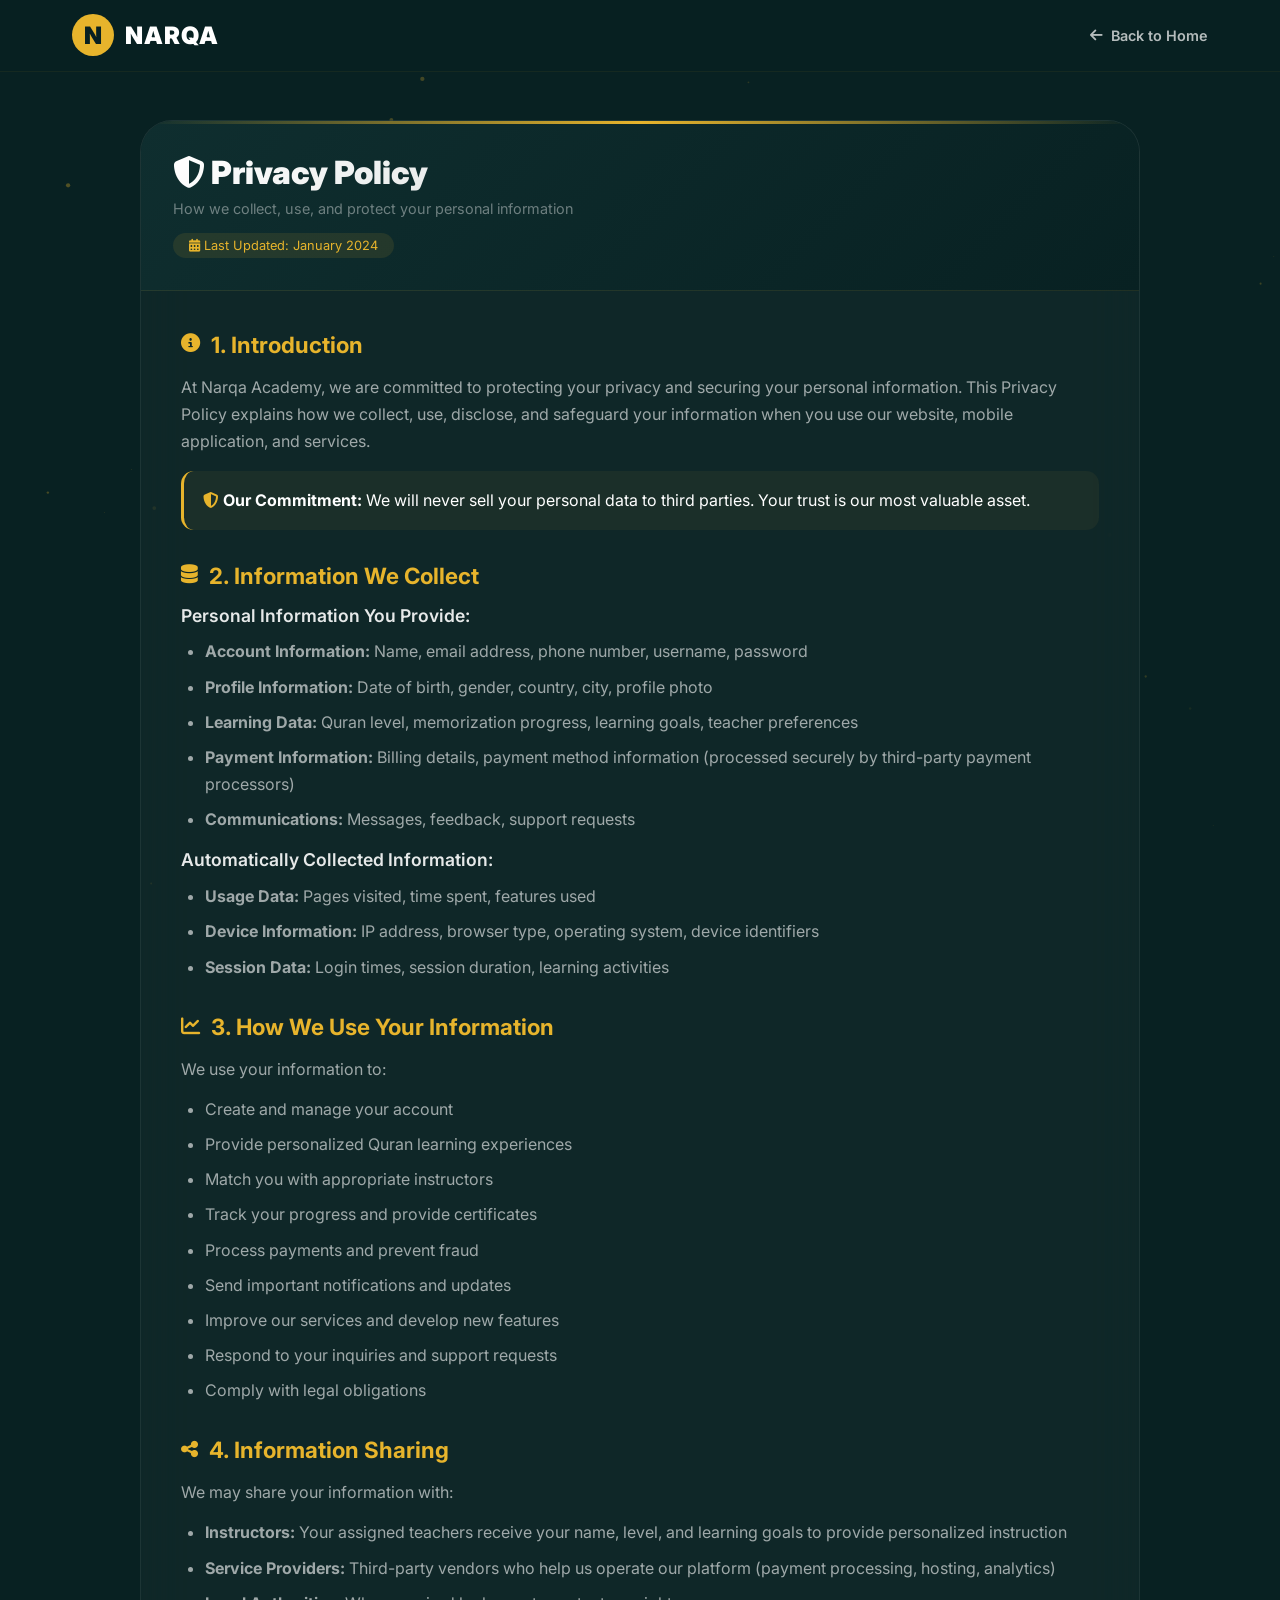
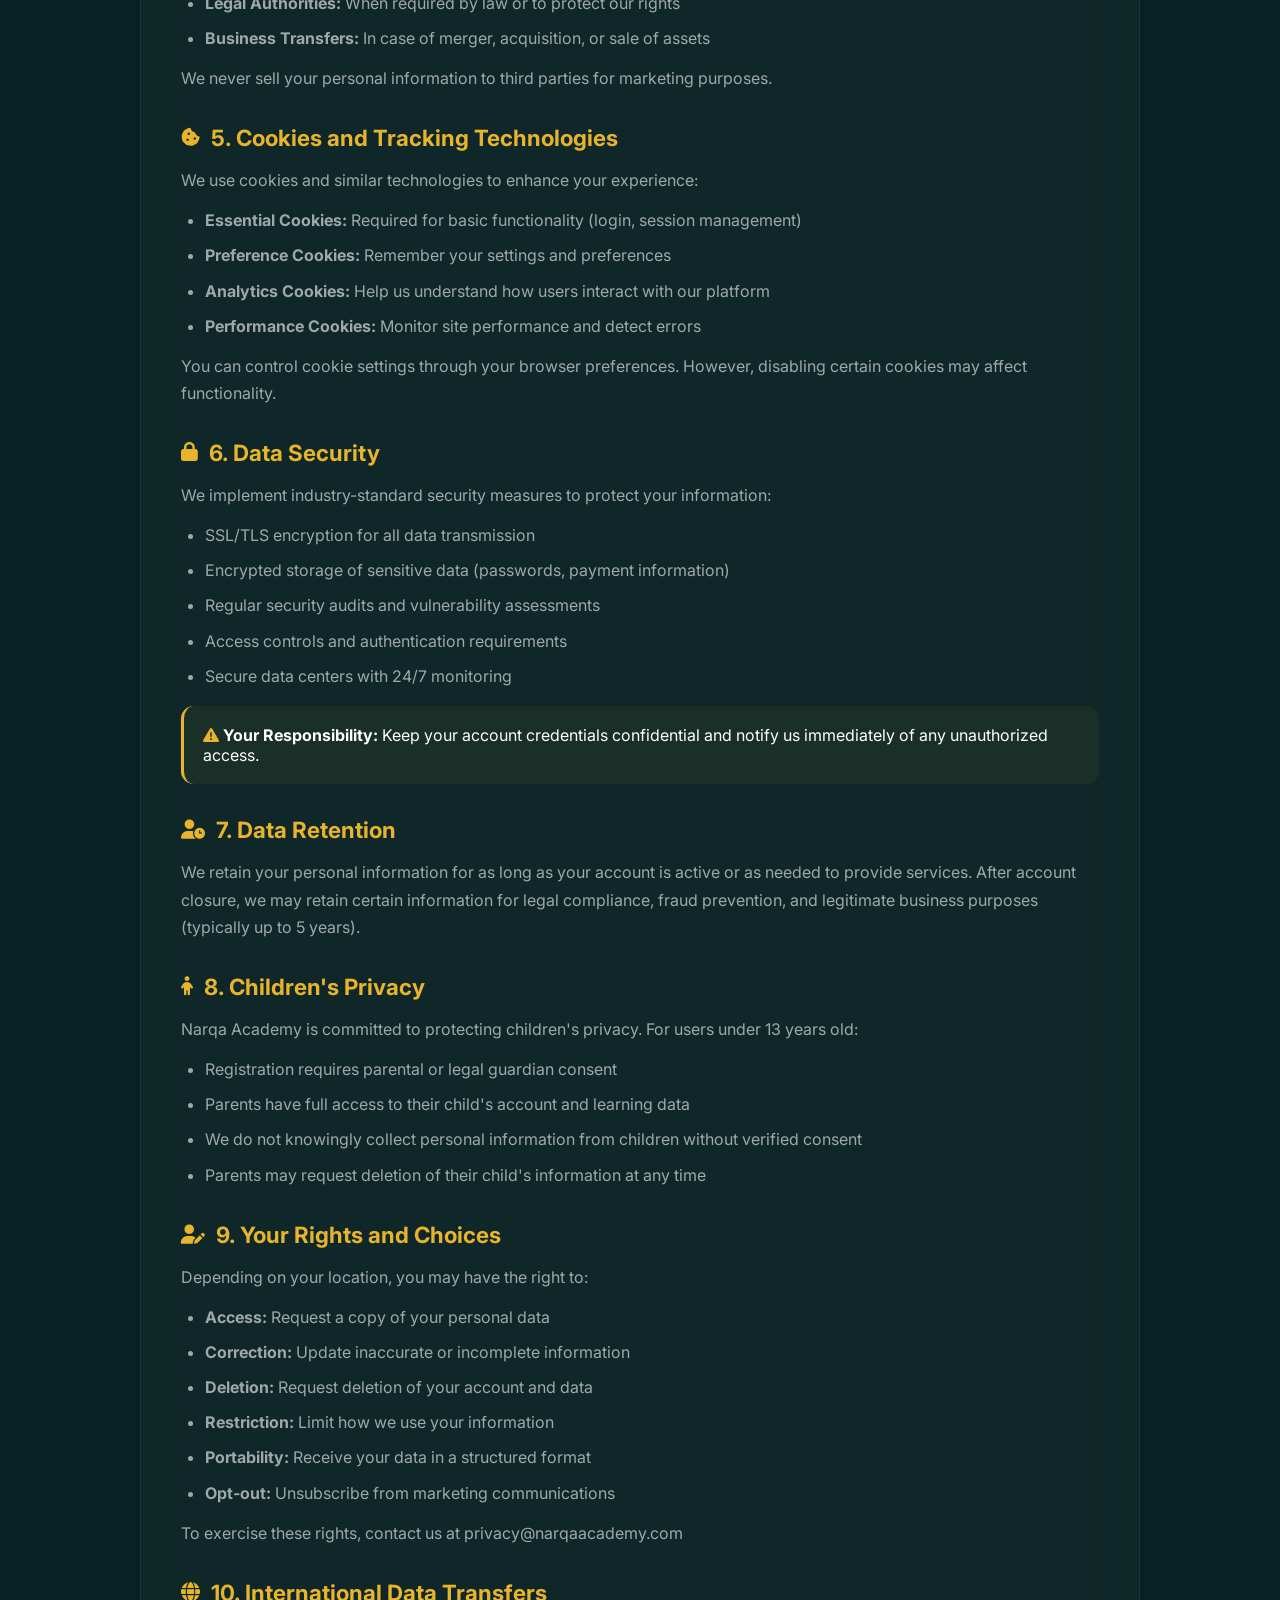
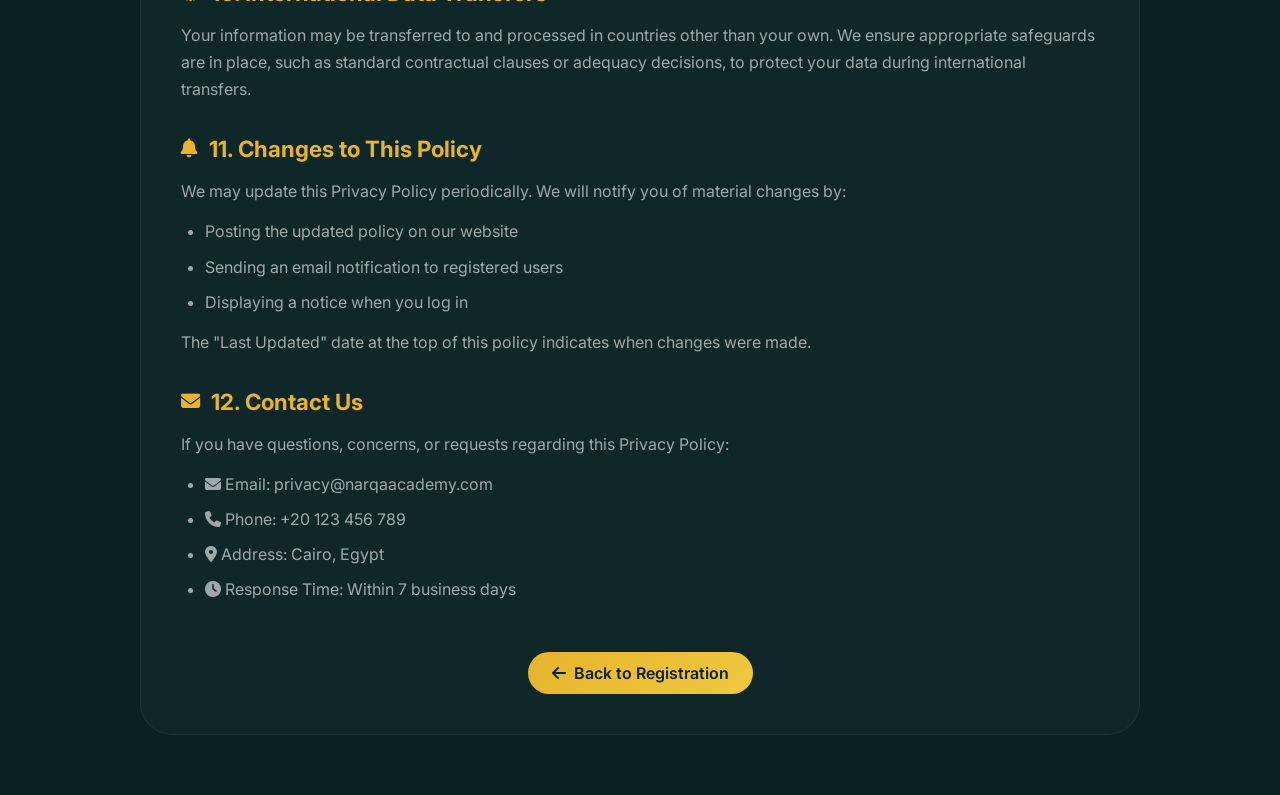
<file: privacy.html>
<!DOCTYPE html>
<html lang="en" dir="ltr">

<head>
  <meta charset="UTF-8">
  <meta name="viewport" content="width=device-width, initial-scale=1.0">
  <title>Privacy Policy - Narqa Academy</title>
  <meta name="robots" content="noindex, nofollow">
  <link rel="stylesheet" href="https://cdnjs.cloudflare.com/ajax/libs/font-awesome/6.4.0/css/all.min.css">
  <link href="https://fonts.googleapis.com/css2?family=Inter:wght@400;500;600;700;800;900&display=swap"
    rel="stylesheet">
  <style>
    * {
      margin: 0;
      padding: 0;
      box-sizing: border-box
    }

    :root {
      --primary: #0F2E2F;
      --primary-dark: #082122;
      --primary-light: #2A6B6D;
      --accent: #E7B42C;
      --accent-dark: #C99E1E;
      --accent-glow: rgba(231, 180, 44, 0.15);
      --white: #FFFFFF;
      --gray-700: #374151;
      --transition: all 0.3s ease-out;
    }

    body {
      font-family: 'Inter', sans-serif;
      background: var(--primary-dark);
      color: #fff;
      overflow-x: hidden;
      min-height: 100vh
    }

    #particles {
      position: fixed;
      top: 0;
      left: 0;
      width: 100%;
      height: 100%;
      pointer-events: none;
      z-index: 0
    }

    .navbar {
      position: fixed;
      top: 0;
      left: 0;
      width: 100%;
      background: rgba(8, 33, 34, 0.92);
      backdrop-filter: blur(20px);
      border-bottom: 1px solid rgba(231, 180, 44, 0.06);
      z-index: 1000;
      padding: 0.9rem 0;
      transition: var(--transition)
    }

    .navbar.scrolled {
      padding: 0.5rem 0;
      background: rgba(8, 33, 34, 0.97);
      box-shadow: 0 4px 24px rgba(0, 0, 0, 0.3)
    }

    .navbar .container {
      display: flex;
      justify-content: space-between;
      align-items: center;
      max-width: 1200px;
      margin: 0 auto;
      padding: 0 2rem
    }

    .logo {
      display: flex;
      align-items: center;
      gap: 0.7rem;
      text-decoration: none;
      font-weight: 900;
      font-size: 1.5rem;
      letter-spacing: 0.04em;
      color: #fff
    }

    .logo-img {
      width: 42px;
      height: 42px;
      border-radius: 50%;
      object-fit: cover;
      border: 2.5px solid var(--accent);
      box-shadow: 0 0 18px rgba(231, 180, 44, 0.2);
      transition: var(--transition)
    }

    .logo:hover .logo-img {
      transform: rotate(8deg) scale(1.05)
    }

    .back-home {
      text-decoration: none;
      color: rgba(255, 255, 255, 0.7);
      display: flex;
      align-items: center;
      gap: 0.5rem;
      font-weight: 600;
      font-size: 0.9rem;
      transition: var(--transition)
    }

    .back-home:hover {
      color: var(--accent)
    }

    .container {
      max-width: 1200px;
      margin: 0 auto;
      padding: 0 2rem
    }

    .page-container {
      min-height: 100vh;
      padding: 120px 20px 60px;
      position: relative;
      z-index: 1
    }

    .content-card {
      background: rgba(255, 255, 255, 0.03);
      backdrop-filter: blur(24px);
      border: 1px solid rgba(255, 255, 255, 0.06);
      border-radius: 2rem;
      max-width: 1000px;
      margin: 0 auto;
      overflow: hidden;
      animation: cardIn 0.7s ease
    }

    @keyframes cardIn {
      from {
        opacity: 0;
        transform: translateY(40px)
      }

      to {
        opacity: 1;
        transform: translateY(0)
      }
    }

    .content-header {
      background: linear-gradient(135deg, var(--primary), var(--primary-dark));
      padding: 2rem;
      border-bottom: 1px solid rgba(231, 180, 44, 0.1);
      position: relative
    }

    .content-header::before {
      content: '';
      position: absolute;
      top: 0;
      left: 0;
      right: 0;
      height: 3px;
      background: linear-gradient(90deg, transparent, var(--accent), transparent)
    }

    .content-header h1 {
      font-size: 2rem;
      font-weight: 900;
      margin-bottom: 0.5rem;
      background: linear-gradient(135deg, #fff, rgba(255, 255, 255, 0.7));
      -webkit-background-clip: text;
      background-clip: text;
      color: transparent
    }

    .content-header p {
      color: rgba(255, 255, 255, 0.4);
      font-size: 0.9rem
    }

    .last-updated {
      display: inline-block;
      margin-top: 1rem;
      padding: 0.3rem 1rem;
      background: rgba(231, 180, 44, 0.1);
      border-radius: 2rem;
      font-size: 0.8rem;
      color: var(--accent)
    }

    .content-body {
      padding: 2.5rem
    }

    .section {
      margin-bottom: 2rem
    }

    .section h2 {
      font-size: 1.4rem;
      font-weight: 700;
      margin-bottom: 1rem;
      color: var(--accent);
      display: flex;
      align-items: center;
      gap: 0.7rem
    }

    .section h2 i {
      font-size: 1.2rem
    }

    .section h3 {
      font-size: 1.1rem;
      font-weight: 600;
      margin: 1rem 0 0.5rem;
      color: rgba(255, 255, 255, 0.9)
    }

    .section p {
      color: rgba(255, 255, 255, 0.6);
      line-height: 1.7;
      margin-bottom: 0.8rem
    }

    .section ul {
      margin: 0.8rem 0 0.8rem 1.5rem;
      color: rgba(255, 255, 255, 0.6);
      line-height: 1.7
    }

    .section li {
      margin-bottom: 0.5rem
    }

    .highlight-box {
      background: rgba(231, 180, 44, 0.05);
      border-left: 3px solid var(--accent);
      padding: 1.2rem;
      border-radius: 0.8rem;
      margin: 1rem 0
    }

    .btn-gold {
      display: inline-flex;
      align-items: center;
      gap: 0.5rem;
      padding: 0.7rem 1.5rem;
      border-radius: 2rem;
      font-weight: 600;
      transition: var(--transition);
      text-decoration: none;
      background: linear-gradient(135deg, var(--accent), #f0c840);
      color: var(--primary-dark);
      margin-top: 1rem
    }

    .btn-gold:hover {
      transform: translateY(-3px);
      box-shadow: 0 10px 28px rgba(231, 180, 44, 0.4)
    }

    .scroll-top {
      position: fixed;
      bottom: 2rem;
      right: 2rem;
      width: 46px;
      height: 46px;
      background: var(--accent);
      color: var(--primary-dark);
      border: none;
      border-radius: 50%;
      cursor: pointer;
      font-size: 1rem;
      opacity: 0;
      visibility: hidden;
      transition: var(--transition);
      z-index: 99;
      display: flex;
      align-items: center;
      justify-content: center;
      box-shadow: 0 4px 16px rgba(231, 180, 44, 0.3)
    }

    .scroll-top.visible {
      opacity: 1;
      visibility: visible
    }

    .scroll-top:hover {
      transform: translateY(-3px)
    }

    @media(max-width:768px) {
      .content-body {
        padding: 1.5rem
      }

      .content-header h1 {
        font-size: 1.5rem
      }

      .section h2 {
        font-size: 1.2rem
      }
    }
  </style>
</head>

<body>

  <canvas id="particles"></canvas>

  <nav class="navbar">
    <div class="container">
      <a href="index.html" class="logo">
        <div
          style="width:42px; height:42px; background:var(--accent); border-radius:50%; display:flex; align-items:center; justify-content:center; font-weight:900; font-size:1.5rem; color:var(--primary-dark);">
          N</div>
        <span>NARQA</span>
      </a>
      <a href="index.html" class="back-home"><i class="fas fa-arrow-left"></i> Back to Home</a>
    </div>
  </nav>

  <section class="page-container">
    <div class="content-card">
      <div class="content-header">
        <h1><i class="fas fa-shield-alt"></i> Privacy Policy</h1>
        <p>How we collect, use, and protect your personal information</p>
        <span class="last-updated"><i class="fas fa-calendar-alt"></i> Last Updated: January 2024</span>
      </div>

      <div class="content-body">
        <div class="section">
          <h2><i class="fas fa-info-circle"></i> 1. Introduction</h2>
          <p>At Narqa Academy, we are committed to protecting your privacy and securing your personal information. This
            Privacy Policy explains how we collect, use, disclose, and safeguard your information when you use our
            website, mobile application, and services.</p>
          <div class="highlight-box">
            <i class="fas fa-shield-alt" style="color:var(--accent)"></i> <strong>Our Commitment:</strong> We will never
            sell your personal data to third parties. Your trust is our most valuable asset.
          </div>
        </div>

        <div class="section">
          <h2><i class="fas fa-database"></i> 2. Information We Collect</h2>
          <h3>Personal Information You Provide:</h3>
          <ul>
            <li><strong>Account Information:</strong> Name, email address, phone number, username, password</li>
            <li><strong>Profile Information:</strong> Date of birth, gender, country, city, profile photo</li>
            <li><strong>Learning Data:</strong> Quran level, memorization progress, learning goals, teacher preferences
            </li>
            <li><strong>Payment Information:</strong> Billing details, payment method information (processed securely by
              third-party payment processors)</li>
            <li><strong>Communications:</strong> Messages, feedback, support requests</li>
          </ul>

          <h3>Automatically Collected Information:</h3>
          <ul>
            <li><strong>Usage Data:</strong> Pages visited, time spent, features used</li>
            <li><strong>Device Information:</strong> IP address, browser type, operating system, device identifiers</li>
            <li><strong>Session Data:</strong> Login times, session duration, learning activities</li>
          </ul>
        </div>

        <div class="section">
          <h2><i class="fas fa-chart-line"></i> 3. How We Use Your Information</h2>
          <p>We use your information to:</p>
          <ul>
            <li>Create and manage your account</li>
            <li>Provide personalized Quran learning experiences</li>
            <li>Match you with appropriate instructors</li>
            <li>Track your progress and provide certificates</li>
            <li>Process payments and prevent fraud</li>
            <li>Send important notifications and updates</li>
            <li>Improve our services and develop new features</li>
            <li>Respond to your inquiries and support requests</li>
            <li>Comply with legal obligations</li>
          </ul>
        </div>

        <div class="section">
          <h2><i class="fas fa-share-alt"></i> 4. Information Sharing</h2>
          <p>We may share your information with:</p>
          <ul>
            <li><strong>Instructors:</strong> Your assigned teachers receive your name, level, and learning goals to
              provide personalized instruction</li>
            <li><strong>Service Providers:</strong> Third-party vendors who help us operate our platform (payment
              processing, hosting, analytics)</li>
            <li><strong>Legal Authorities:</strong> When required by law or to protect our rights</li>
            <li><strong>Business Transfers:</strong> In case of merger, acquisition, or sale of assets</li>
          </ul>
          <p>We never sell your personal information to third parties for marketing purposes.</p>
        </div>

        <div class="section">
          <h2><i class="fas fa-cookie-bite"></i> 5. Cookies and Tracking Technologies</h2>
          <p>We use cookies and similar technologies to enhance your experience:</p>
          <ul>
            <li><strong>Essential Cookies:</strong> Required for basic functionality (login, session management)</li>
            <li><strong>Preference Cookies:</strong> Remember your settings and preferences</li>
            <li><strong>Analytics Cookies:</strong> Help us understand how users interact with our platform</li>
            <li><strong>Performance Cookies:</strong> Monitor site performance and detect errors</li>
          </ul>
          <p>You can control cookie settings through your browser preferences. However, disabling certain cookies may
            affect functionality.</p>
        </div>

        <div class="section">
          <h2><i class="fas fa-lock"></i> 6. Data Security</h2>
          <p>We implement industry-standard security measures to protect your information:</p>
          <ul>
            <li>SSL/TLS encryption for all data transmission</li>
            <li>Encrypted storage of sensitive data (passwords, payment information)</li>
            <li>Regular security audits and vulnerability assessments</li>
            <li>Access controls and authentication requirements</li>
            <li>Secure data centers with 24/7 monitoring</li>
          </ul>
          <div class="highlight-box">
            <i class="fas fa-exclamation-triangle" style="color:var(--accent)"></i> <strong>Your
              Responsibility:</strong> Keep your account credentials confidential and notify us immediately of any
            unauthorized access.
          </div>
        </div>

        <div class="section">
          <h2><i class="fas fa-user-clock"></i> 7. Data Retention</h2>
          <p>We retain your personal information for as long as your account is active or as needed to provide services.
            After account closure, we may retain certain information for legal compliance, fraud prevention, and
            legitimate business purposes (typically up to 5 years).</p>
        </div>

        <div class="section">
          <h2><i class="fas fa-child"></i> 8. Children's Privacy</h2>
          <p>Narqa Academy is committed to protecting children's privacy. For users under 13 years old:</p>
          <ul>
            <li>Registration requires parental or legal guardian consent</li>
            <li>Parents have full access to their child's account and learning data</li>
            <li>We do not knowingly collect personal information from children without verified consent</li>
            <li>Parents may request deletion of their child's information at any time</li>
          </ul>
        </div>

        <div class="section">
          <h2><i class="fas fa-user-edit"></i> 9. Your Rights and Choices</h2>
          <p>Depending on your location, you may have the right to:</p>
          <ul>
            <li><strong>Access:</strong> Request a copy of your personal data</li>
            <li><strong>Correction:</strong> Update inaccurate or incomplete information</li>
            <li><strong>Deletion:</strong> Request deletion of your account and data</li>
            <li><strong>Restriction:</strong> Limit how we use your information</li>
            <li><strong>Portability:</strong> Receive your data in a structured format</li>
            <li><strong>Opt-out:</strong> Unsubscribe from marketing communications</li>
          </ul>
          <p>To exercise these rights, contact us at privacy@narqaacademy.com</p>
        </div>

        <div class="section">
          <h2><i class="fas fa-globe"></i> 10. International Data Transfers</h2>
          <p>Your information may be transferred to and processed in countries other than your own. We ensure
            appropriate safeguards are in place, such as standard contractual clauses or adequacy decisions, to protect
            your data during international transfers.</p>
        </div>

        <div class="section">
          <h2><i class="fas fa-bell"></i> 11. Changes to This Policy</h2>
          <p>We may update this Privacy Policy periodically. We will notify you of material changes by:</p>
          <ul>
            <li>Posting the updated policy on our website</li>
            <li>Sending an email notification to registered users</li>
            <li>Displaying a notice when you log in</li>
          </ul>
          <p>The "Last Updated" date at the top of this policy indicates when changes were made.</p>
        </div>

        <div class="section">
          <h2><i class="fas fa-envelope"></i> 12. Contact Us</h2>
          <p>If you have questions, concerns, or requests regarding this Privacy Policy:</p>
          <ul>
            <li><i class="fas fa-envelope"></i> Email: privacy@narqaacademy.com</li>
            <li><i class="fas fa-phone"></i> Phone: +20 123 456 789</li>
            <li><i class="fas fa-map-marker-alt"></i> Address: Cairo, Egypt</li>
            <li><i class="fas fa-clock"></i> Response Time: Within 7 business days</li>
          </ul>
        </div>

        <div style="text-align: center; margin-top: 2rem;">
          <a href="register.html" class="btn-gold"><i class="fas fa-arrow-left"></i> Back to Registration</a>
        </div>
      </div>
    </div>
  </section>

  <button class="scroll-top" id="scrollTopBtn"><i class="fas fa-arrow-up"></i></button>

  <script>
    const canvas = document.getElementById('particles');
    const ctx = canvas.getContext('2d');
    let particles = [];
    function resizeCanvas() { canvas.width = window.innerWidth; canvas.height = window.innerHeight; }
    resizeCanvas(); window.addEventListener('resize', resizeCanvas);
    class Particle { constructor() { this.reset(); } reset() { this.x = Math.random() * canvas.width; this.y = Math.random() * canvas.height; this.size = Math.random() * 2 + 0.3; this.speedY = -Math.random() * 0.3 - 0.05; this.speedX = (Math.random() - 0.5) * 0.15; this.opacity = Math.random() * 0.3 + 0.05; } update() { this.y += this.speedY; this.x += this.speedX; if (this.y < -10) { this.reset(); this.y = canvas.height + 10; } } draw() { ctx.beginPath(); ctx.arc(this.x, this.y, this.size, 0, Math.PI * 2); ctx.fillStyle = `rgba(231,180,44,${this.opacity})`; ctx.fill(); } }
    for (let i = 0; i < 60; i++) particles.push(new Particle());
    function animateParticles() { ctx.clearRect(0, 0, canvas.width, canvas.height); particles.forEach(p => { p.update(); p.draw(); }); requestAnimationFrame(animateParticles); }
    animateParticles();

    const scrollBtn = document.getElementById('scrollTopBtn');
    const navbar = document.querySelector('.navbar');
    window.addEventListener('scroll', () => {
      scrollBtn.classList.toggle('visible', window.scrollY > 300);
      navbar.classList.toggle('scrolled', window.scrollY > 50);
    });
    scrollBtn.addEventListener('click', () => window.scrollTo({ top: 0, behavior: 'smooth' }));
  </script>
</body>
</html>
</file>
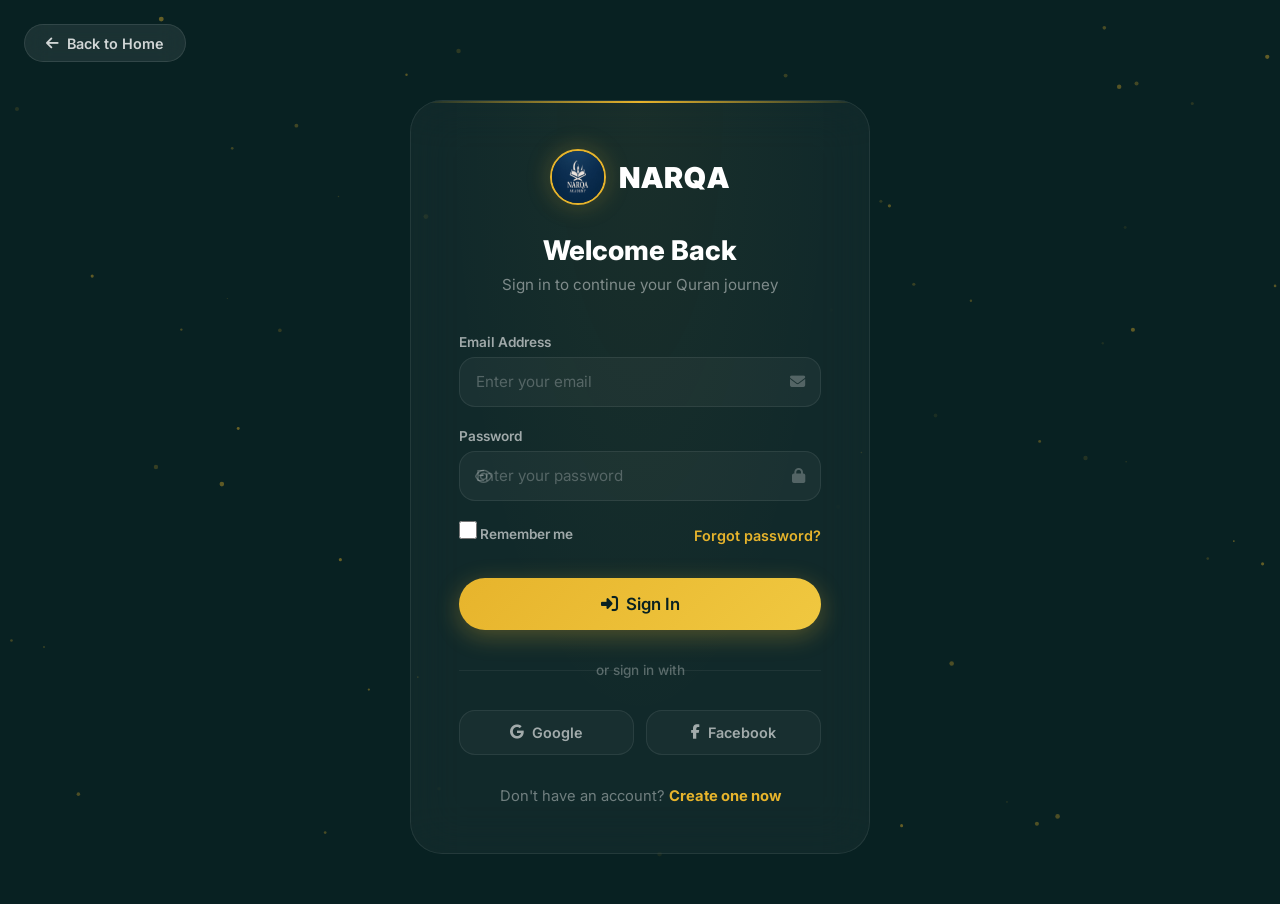
<file: profile.html>
<!DOCTYPE html>
<html lang="en" dir="ltr">
<head>
    <meta charset="UTF-8">
    <meta name="viewport" content="width=device-width, initial-scale=1.0">
    <title>Profile - Narqa Academy</title>
    <meta name="robots" content="noindex, nofollow">
    <link rel="stylesheet" href="https://cdnjs.cloudflare.com/ajax/libs/font-awesome/6.4.0/css/all.min.css">
    <link href="https://fonts.googleapis.com/css2?family=Inter:wght@400;500;600;700;800;900&display=swap" rel="stylesheet">
    <link rel="icon" href="img/logo2.jpeg" type="image/x-icon">
    <style>
        *{margin:0;padding:0;box-sizing:border-box}
        :root{
            --primary:#0F2E2F;--primary-dark:#082122;--primary-light:#2A6B6D;
            --accent:#E7B42C;--accent-dark:#C99E1E;--accent-glow:rgba(231,180,44,0.15);
            --white:#FFFFFF;--gray-200:#E5E7EB;--gray-700:#374151;
            --transition:all 0.3s ease-out;
        }
        body{font-family:'Inter',sans-serif;background:var(--primary-dark);color:#fff;overflow-x:hidden;min-height:100vh}

        #particles{position:fixed;top:0;left:0;width:100%;height:100%;pointer-events:none;z-index:0}

        /* ===== NAVBAR ===== */
        .navbar{position:fixed;top:0;left:0;width:100%;background:rgba(8,33,34,0.92);backdrop-filter:blur(20px);border-bottom:1px solid rgba(231,180,44,0.06);z-index:1000;padding:0.9rem 0;transition:var(--transition)}
        .navbar.scrolled{padding:0.5rem 0;background:rgba(8,33,34,0.97);box-shadow:0 4px 24px rgba(0,0,0,0.3)}
        .navbar .container{display:flex;justify-content:space-between;align-items:center;max-width:1280px;margin:0 auto;padding:0 2rem}
        .logo{display:flex;align-items:center;gap:0.7rem;text-decoration:none;font-weight:900;font-size:1.5rem;letter-spacing:0.04em;color:#fff}
        .logo-img{width:42px;height:42px;border-radius:50%;object-fit:cover;border:2.5px solid var(--accent);box-shadow:0 0 18px rgba(231,180,44,0.2);transition:var(--transition)}
        .logo:hover .logo-img{transform:rotate(8deg) scale(1.05)}
        .back-home{text-decoration:none;color:rgba(255,255,255,0.7);display:flex;align-items:center;gap:0.5rem;font-weight:600;font-size:0.9rem;transition:var(--transition)}
        .back-home:hover{color:var(--accent)}

        /* ===== CONTAINER ===== */
        .container{max-width:1280px;margin:0 auto;padding:0 2rem}

        /* ===== PROFILE WRAPPER ===== */
        .profile-container{padding:110px 0 60px;position:relative;z-index:1}

        /* ===== HERO BANNER ===== */
        .profile-hero{
            position:relative;border-radius:2rem;overflow:hidden;margin-bottom:2rem;
            background:linear-gradient(135deg,var(--primary) 0%,var(--primary-dark) 50%,#0a2425 100%);
            border:1px solid rgba(255,255,255,0.05);
        }
        .profile-hero::before{
            content:'';position:absolute;top:0;left:0;width:100%;height:100%;
            background:radial-gradient(ellipse at 30% 50%,rgba(231,180,44,0.06),transparent 70%);
            pointer-events:none;
        }
        .hero-bg-pattern{
            position:absolute;top:0;left:0;width:100%;height:100%;
            background-image:radial-gradient(rgba(231,180,44,0.04) 1px,transparent 1px);
            background-size:24px 24px;pointer-events:none;
        }
        .profile-hero-inner{
            position:relative;z-index:1;padding:3rem;display:flex;
            align-items:center;gap:2.5rem;flex-wrap:wrap;
        }

        /* ===== AVATAR ===== */
        .avatar-wrapper{position:relative;flex-shrink:0}
        .avatar-ring{
            width:150px;height:150px;border-radius:50%;padding:4px;
            background:conic-gradient(var(--accent),var(--primary-light),var(--accent));
            animation:ringRotate 4s linear infinite;
        }
        @keyframes ringRotate{to{background:conic-gradient(var(--primary-light),var(--accent),var(--primary-light))}}
        .avatar-inner{
            width:100%;height:100%;border-radius:50%;overflow:hidden;
            border:3px solid var(--primary-dark);background:var(--primary);
        }
        .avatar-inner img{width:100%;height:100%;object-fit:cover;transition:0.5s}
        .avatar-wrapper:hover .avatar-inner img{transform:scale(1.1)}
        .avatar-edit{
            position:absolute;bottom:6px;right:6px;width:40px;height:40px;
            background:var(--accent);color:var(--primary-dark);border-radius:50%;
            display:flex;align-items:center;justify-content:center;cursor:pointer;
            border:3px solid var(--primary-dark);font-size:0.85rem;
            transition:var(--transition);box-shadow:0 4px 12px rgba(231,180,44,0.3);
        }
        .avatar-edit:hover{transform:scale(1.15)}

        /* ===== HERO INFO ===== */
        .hero-info{flex:1;min-width:280px}
        .hero-name{font-size:2.2rem;font-weight:900;line-height:1.15;margin-bottom:0.3rem}
        .hero-name span{background:linear-gradient(135deg,var(--accent),#f0d060);-webkit-background-clip:text;background-clip:text;color:transparent}
        .hero-subtitle{color:rgba(255,255,255,0.45);font-size:0.95rem;margin-bottom:1rem}
        .hero-badge{
            display:inline-flex;align-items:center;gap:0.4rem;
            background:rgba(231,180,44,0.1);border:1px solid rgba(231,180,44,0.15);
            color:var(--accent);padding:0.35rem 1rem;border-radius:2rem;
            font-weight:700;font-size:0.8rem;letter-spacing:0.03em;
        }
        .hero-badge i{font-size:0.7rem}
        .hero-stats{display:flex;gap:2rem;margin-top:1.5rem;flex-wrap:wrap}
        .hero-stat{text-align:left}
        .hero-stat-num{font-size:1.8rem;font-weight:900;color:var(--accent);line-height:1}
        .hero-stat-label{font-size:0.75rem;color:rgba(255,255,255,0.35);margin-top:0.2rem;font-weight:500;text-transform:uppercase;letter-spacing:0.05em}

        /* ===== HERO ACTIONS ===== */
        .hero-actions{display:flex;gap:0.6rem;flex-wrap:wrap;margin-top:1.5rem}
        .btn{
            display:inline-flex;align-items:center;justify-content:center;gap:0.45rem;
            padding:0.65rem 1.3rem;border-radius:2rem;font-weight:600;
            transition:var(--transition);border:none;cursor:pointer;
            font-family:inherit;font-size:0.88rem;text-decoration:none;
        }
        .btn-gold{background:linear-gradient(135deg,var(--accent),#f0c840);color:var(--primary-dark);box-shadow:0 4px 16px rgba(231,180,44,0.25)}
        .btn-gold:hover{transform:translateY(-3px);box-shadow:0 10px 28px rgba(231,180,44,0.4)}
        .btn-ghost{background:rgba(255,255,255,0.06);color:rgba(255,255,255,0.7);border:1px solid rgba(255,255,255,0.1)}
        .btn-ghost:hover{background:rgba(255,255,255,0.1);color:#fff;transform:translateY(-2px)}
        .btn-danger{background:rgba(239,68,68,0.12);color:#f87171;border:1px solid rgba(239,68,68,0.15)}
        .btn-danger:hover{background:rgba(239,68,68,0.2);transform:translateY(-2px)}

        /* ===== GLASS CARD ===== */
        .glass-card{
            background:rgba(255,255,255,0.03);backdrop-filter:blur(16px);
            border:1px solid rgba(255,255,255,0.06);border-radius:1.5rem;
            padding:2rem;transition:var(--transition);position:relative;overflow:hidden;
        }
        .glass-card::before{
            content:'';position:absolute;top:0;left:0;width:100%;height:2px;
            background:linear-gradient(90deg,transparent,rgba(231,180,44,0.3),transparent);
        }
        .glass-card:hover{border-color:rgba(231,180,44,0.12);transform:translateY(-4px);box-shadow:0 20px 40px -15px rgba(0,0,0,0.3)}

        /* ===== SECTION HEADING ===== */
        .section-heading{
            display:flex;justify-content:space-between;align-items:center;
            margin-bottom:1.5rem;padding-bottom:1rem;border-bottom:1px solid rgba(255,255,255,0.05);
        }
        .section-heading h3{font-size:1.15rem;font-weight:800;display:flex;align-items:center;gap:0.5rem}
        .section-heading h3 i{color:var(--accent);font-size:1rem}
        .edit-btn{
            background:none;border:none;color:rgba(255,255,255,0.4);cursor:pointer;
            font-size:0.85rem;display:flex;align-items:center;gap:0.4rem;
            transition:var(--transition);font-family:inherit;font-weight:600;
        }
        .edit-btn:hover{color:var(--accent)}

        /* ===== GRID ===== */
        .info-grid-2{display:grid;grid-template-columns:repeat(auto-fit,minmax(320px,1fr));gap:1.5rem;margin-bottom:1.5rem}
        .info-grid-3{display:grid;grid-template-columns:repeat(auto-fit,minmax(280px,1fr));gap:1.5rem;margin-bottom:1.5rem}

        /* ===== INFO ITEM ===== */
        .info-item{
            display:flex;align-items:center;gap:0.9rem;padding:0.9rem 1rem;
            border-radius:1rem;background:rgba(255,255,255,0.02);
            border:1px solid rgba(255,255,255,0.03);transition:var(--transition);
        }
        .info-item:hover{background:rgba(255,255,255,0.04);border-color:rgba(231,180,44,0.08)}
        .info-icon{
            width:40px;height:40px;border-radius:12px;flex-shrink:0;
            background:linear-gradient(135deg,var(--primary),var(--primary-light));
            display:flex;align-items:center;justify-content:center;
            color:var(--accent);font-size:0.9rem;
        }
        .info-label{display:block;font-size:0.7rem;color:rgba(255,255,255,0.3);text-transform:uppercase;letter-spacing:0.06em;font-weight:600;margin-bottom:0.1rem}
        .info-value{font-weight:600;font-size:0.92rem;color:rgba(255,255,255,0.85)}

        /* ===== STAT MINI CARDS ===== */
        .stat-mini-grid{display:grid;grid-template-columns:repeat(auto-fit,minmax(140px,1fr));gap:1rem;margin-bottom:1.5rem}
        .stat-mini{
            text-align:center;padding:1.2rem 0.8rem;border-radius:1.2rem;
            background:rgba(255,255,255,0.02);border:1px solid rgba(255,255,255,0.04);
            transition:var(--transition);
        }
        .stat-mini:hover{border-color:rgba(231,180,44,0.12);transform:translateY(-3px)}
        .stat-mini i{font-size:1.4rem;color:var(--accent);margin-bottom:0.5rem;display:block}
        .stat-mini-num{font-size:1.6rem;font-weight:900;color:#fff;line-height:1}
        .stat-mini-label{font-size:0.72rem;color:rgba(255,255,255,0.35);margin-top:0.3rem;text-transform:uppercase;letter-spacing:0.04em;font-weight:500}

        /* ===== PROGRESS ===== */
        .progress-item{margin-bottom:1.5rem}
        .progress-item:last-child{margin-bottom:0}
        .progress-top{display:flex;justify-content:space-between;align-items:center;margin-bottom:0.6rem}
        .progress-name{font-weight:600;font-size:0.9rem;color:rgba(255,255,255,0.7)}
        .progress-pct{font-weight:800;font-size:0.9rem;color:var(--accent)}
        .progress-track{height:8px;background:rgba(255,255,255,0.06);border-radius:4px;overflow:hidden;position:relative}
        .progress-fill{height:100%;border-radius:4px;position:relative;transition:width 1.2s ease;overflow:hidden}
        .progress-fill.gold{background:linear-gradient(90deg,var(--accent),#f0d060)}
        .progress-fill.green{background:linear-gradient(90deg,var(--primary-light),#3dd68c)}
        .progress-fill.blue{background:linear-gradient(90deg,#3b82f6,#60a5fa)}
        .progress-fill::after{
            content:'';position:absolute;inset:0;
            background:linear-gradient(90deg,transparent,rgba(255,255,255,0.25),transparent);
            animation:shimmer 2s infinite;
        }
        @keyframes shimmer{0%{transform:translateX(-100%)}100%{transform:translateX(100%)}}

        /* ===== SESSION CARD ===== */
        .session-card{
            display:flex;justify-content:space-between;align-items:center;gap:1rem;
            padding:1.2rem 1.5rem;border-radius:1.2rem;
            background:rgba(255,255,255,0.02);border:1px solid rgba(255,255,255,0.04);
            transition:var(--transition);flex-wrap:wrap;margin-bottom:0.8rem;
            border-left:3px solid var(--accent);
        }
        .session-card:hover{background:rgba(255,255,255,0.04);border-color:rgba(231,180,44,0.1);transform:translateX(4px)}
        .session-title{font-weight:700;font-size:0.95rem;margin-bottom:0.4rem}
        .session-meta{display:flex;flex-wrap:wrap;gap:1rem;font-size:0.8rem;color:rgba(255,255,255,0.4)}
        .session-meta span{display:flex;align-items:center;gap:0.3rem}
        .session-meta i{color:var(--accent);font-size:0.7rem}
        .session-status{
            padding:0.35rem 1rem;border-radius:2rem;font-size:0.78rem;font-weight:700;
            white-space:nowrap;
        }
        .status-upcoming{background:rgba(231,180,44,0.1);color:var(--accent);border:1px solid rgba(231,180,44,0.15)}
        .status-completed{background:rgba(16,185,129,0.1);color:#10b981;border:1px solid rgba(16,185,129,0.15)}
        .status-cancelled{background:rgba(239,68,68,0.1);color:#f87171;border:1px solid rgba(239,68,68,0.15)}

        /* ===== ACTIVITY ===== */
        .activity-item{
            display:flex;align-items:center;gap:1rem;padding:0.9rem 1rem;
            border-radius:1rem;transition:var(--transition);margin-bottom:0.3rem;
        }
        .activity-item:hover{background:rgba(255,255,255,0.03)}
        .activity-dot{
            width:36px;height:36px;border-radius:10px;flex-shrink:0;
            background:rgba(231,180,44,0.08);display:flex;align-items:center;justify-content:center;
            color:var(--accent);font-size:0.85rem;
        }
        .activity-text{font-weight:600;font-size:0.9rem;color:rgba(255,255,255,0.75)}
        .activity-time{font-size:0.78rem;color:rgba(255,255,255,0.3);margin-top:0.15rem}

        /* ===== EMPTY STATE ===== */
        .empty-state{text-align:center;padding:2.5rem 1rem;color:rgba(255,255,255,0.3)}
        .empty-state i{font-size:2.5rem;margin-bottom:0.8rem;display:block;color:rgba(231,180,44,0.2)}
        .empty-state p{font-size:0.9rem}
        .empty-state a{color:var(--accent);text-decoration:none;font-weight:600}

        /* ===== MODAL ===== */
        .modal-overlay{
            position:fixed;inset:0;background:rgba(0,0,0,0.6);backdrop-filter:blur(6px);
            display:none;align-items:center;justify-content:center;z-index:2000;
        }
        .modal-overlay.active{display:flex}
        .modal{
            background:linear-gradient(160deg,#0f2e2f,#082122);
            border:1px solid rgba(255,255,255,0.08);border-radius:2rem;
            width:90%;max-width:560px;max-height:90vh;overflow-y:auto;
            animation:modalIn 0.35s ease;position:relative;
        }
        .modal::before{
            content:'';position:absolute;top:0;left:0;right:0;height:2px;
            background:linear-gradient(90deg,transparent,var(--accent),transparent);border-radius:2rem 2rem 0 0;
        }
        @keyframes modalIn{from{opacity:0;transform:scale(0.95) translateY(20px)}to{opacity:1;transform:scale(1) translateY(0)}}
        .modal-header{
            padding:1.5rem 2rem;border-bottom:1px solid rgba(255,255,255,0.05);
            display:flex;justify-content:space-between;align-items:center;
        }
        .modal-header h3{font-size:1.2rem;font-weight:800;display:flex;align-items:center;gap:0.5rem}
        .modal-header h3 i{color:var(--accent)}
        .modal-close{
            background:rgba(255,255,255,0.06);border:1px solid rgba(255,255,255,0.08);
            color:rgba(255,255,255,0.5);width:36px;height:36px;border-radius:50%;
            cursor:pointer;font-size:1rem;display:flex;align-items:center;justify-content:center;
            transition:var(--transition);
        }
        .modal-close:hover{background:rgba(239,68,68,0.15);color:#f87171;border-color:rgba(239,68,68,0.2)}
        .modal-body{padding:2rem}
        .modal-footer{padding:1.5rem 2rem;border-top:1px solid rgba(255,255,255,0.05);display:flex;justify-content:flex-end;gap:0.8rem}

        /* ===== MODAL FORM ===== */
        .m-form-group{margin-bottom:1.2rem}
        .m-form-group label{display:block;margin-bottom:0.35rem;color:rgba(255,255,255,0.5);font-weight:600;font-size:0.82rem}
        .m-form-group input,.m-form-group select,.m-form-group textarea{
            width:100%;padding:0.75rem 1rem;border:1.5px solid rgba(255,255,255,0.07);
            border-radius:0.85rem;font-family:inherit;font-size:0.9rem;
            transition:var(--transition);background:rgba(255,255,255,0.04);color:#fff;
        }
        .m-form-group input::placeholder,.m-form-group textarea::placeholder{color:rgba(255,255,255,0.2)}
        .m-form-group select{appearance:none;background-image:url("data:image/svg+xml,%3Csvg xmlns='http://www.w3.org/2000/svg' width='12' height='12' fill='rgba(255,255,255,0.4)' viewBox='0 0 16 16'%3E%3Cpath d='M8 11L3 6h10z'/%3E%3C/svg%3E");background-repeat:no-repeat;background-position:left 1rem center;padding-left:2.5rem;cursor:pointer}
        .m-form-group select option{background:var(--primary-dark);color:#fff}
        .m-form-group input:focus,.m-form-group select:focus,.m-form-group textarea:focus{outline:none;border-color:var(--accent);box-shadow:0 0 0 3px var(--accent-glow);background:rgba(255,255,255,0.06)}
        .m-form-group textarea{resize:vertical;min-height:70px}
        .m-form-row{display:grid;grid-template-columns:1fr 1fr;gap:1rem}
        .m-form-group select[multiple]{height:100px;padding:0.4rem}
        .m-form-group select[multiple] option{padding:0.4rem 0.6rem;margin:0.15rem 0;border-radius:0.4rem;font-size:0.85rem;color:rgba(255,255,255,0.6)}
        .m-form-group select[multiple] option:checked{background:var(--accent);color:var(--primary-dark);font-weight:600}
        .level-radio-group{display:grid;grid-template-columns:repeat(2,1fr);gap:0.6rem;margin-top:0.5rem}
        .level-radio{position:relative}
        .level-radio input{display:none}
        .level-radio label{
            display:flex;flex-direction:column;align-items:center;gap:0.3rem;
            padding:0.9rem 0.6rem;border-radius:0.9rem;text-align:center;cursor:pointer;
            border:1.5px solid rgba(255,255,255,0.06);background:rgba(255,255,255,0.02);
            color:rgba(255,255,255,0.5);font-size:0.82rem;font-weight:600;transition:var(--transition);
        }
        .level-radio input:checked+label{border-color:var(--accent);background:rgba(231,180,44,0.08);color:var(--accent)}
        .level-radio label:hover{border-color:rgba(255,255,255,0.12)}
        .level-radio label i{font-size:1.2rem}

        /* ===== TOAST ===== */
        .toast{
            position:fixed;top:5rem;left:50%;transform:translateX(-50%) translateY(-30px);
            padding:0.85rem 1.8rem;border-radius:1rem;font-weight:600;font-size:0.9rem;
            z-index:9999;opacity:0;transition:all 0.4s ease;
            box-shadow:0 10px 30px rgba(0,0,0,0.3);display:flex;align-items:center;gap:0.6rem;
            backdrop-filter:blur(12px);white-space:nowrap;
        }
        .toast.show{transform:translateX(-50%) translateY(0);opacity:1}
        .toast.error{background:rgba(239,68,68,0.9);color:#fff;border:1px solid rgba(239,68,68,0.4)}
        .toast.error i{color:#fecaca}
        .toast.success{background:rgba(16,185,129,0.9);color:#fff;border:1px solid rgba(16,185,129,0.4)}
        .toast.success i{color:#a7f3d0}

        /* ===== SCROLL TOP ===== */
        .scroll-top{
            position:fixed;bottom:2rem;right:2rem;width:46px;height:46px;
            background:var(--accent);color:var(--primary-dark);border:none;border-radius:50%;
            cursor:pointer;font-size:1rem;opacity:0;visibility:hidden;
            transition:var(--transition);z-index:99;display:flex;align-items:center;justify-content:center;
            box-shadow:0 4px 16px rgba(231,180,44,0.3);
        }
        .scroll-top.visible{opacity:1;visibility:visible}
        .scroll-top:hover{transform:translateY(-3px);box-shadow:0 8px 24px rgba(231,180,44,0.45)}

        /* ===== REVEAL ===== */
        .reveal{opacity:0;transform:translateY(30px);transition:opacity 0.6s ease,transform 0.6s ease}
        .reveal.visible{opacity:1;transform:translateY(0)}

        /* ===== RESPONSIVE ===== */
        @media(max-width:768px){
            .navbar .container{padding:0 1.2rem}
            .container{padding:0 1.2rem}
            .profile-container{padding:100px 0 40px}
            .profile-hero-inner{flex-direction:column;text-align:center;padding:2rem 1.5rem}
            .hero-stats{justify-content:center}
            .hero-actions{justify-content:center}
            .info-grid-2,.info-grid-3{grid-template-columns:1fr}
            .stat-mini-grid{grid-template-columns:repeat(2,1fr)}
            .session-card{flex-direction:column;align-items:flex-start}
            .m-form-row{grid-template-columns:1fr}
            .level-radio-group{grid-template-columns:1fr 1fr}
            .modal-footer{flex-direction:column}
            .modal-footer .btn{width:100%}
            .hero-name{font-size:1.7rem}
            .avatar-ring{width:120px;height:120px}
        }
        @media(max-width:480px){
            .hero-actions{flex-direction:column;width:100%}
            .hero-actions .btn{width:100%}
            .stat-mini-grid{grid-template-columns:1fr 1fr}
        }
    </style>
</head>
<body>

<canvas id="particles"></canvas>

<!-- Navbar -->
<nav class="navbar">
    <div class="container">
        <a href="index.html" class="logo">
            <img src="img/logo2.jpeg" alt="Narqa Academy" class="logo-img">
            <span>NARQA</span>
        </a>
        <a href="index.html" class="back-home"><i class="fas fa-arrow-left"></i> Back to Home</a>
    </div>
</nav>

<!-- Profile -->
<section class="profile-container">
    <div class="container">

        <!-- Hero Banner -->
        <div class="profile-hero reveal">
            <div class="hero-bg-pattern"></div>
            <div class="profile-hero-inner">
                <div class="avatar-wrapper">
                    <div class="avatar-ring">
                        <div class="avatar-inner"><img id="profileAvatar" alt="Profile"></div>
                    </div>
                    <div class="avatar-edit" id="changeAvatarBtn"><i class="fas fa-camera"></i></div>
                </div>
                <div class="hero-info">
                    <h1 class="hero-name"><span id="profileName">Student</span></h1>
                    <p class="hero-subtitle" id="profileTitle">Narqa Academy Student</p>
                    <div class="hero-badge" id="profileLevel"><i class="fas fa-seedling"></i> Beginner</div>
                    <div class="hero-stats">
                        <div class="hero-stat"><div class="hero-stat-num" id="statSessions">0</div><div class="hero-stat-label">Sessions</div></div>
                        <div class="hero-stat"><div class="hero-stat-num" id="statHours">0</div><div class="hero-stat-label">Hours</div></div>
                        <div class="hero-stat"><div class="hero-stat-num" id="statParts">0</div><div class="hero-stat-label">Parts</div></div>
                        <div class="hero-stat"><div class="hero-stat-num" id="statCertificates">0</div><div class="hero-stat-label">Certificates</div></div>
                    </div>
                    <div class="hero-actions">
                        <button class="btn btn-gold" id="editProfileBtn"><i class="fas fa-pen"></i> Edit Profile</button>
                        <button class="btn btn-ghost" id="changePasswordBtn"><i class="fas fa-key"></i> Change Password</button>
                        <button class="btn btn-danger" id="logoutBtn"><i class="fas fa-sign-out-alt"></i> Logout</button>
                    </div>
                </div>
            </div>
        </div>

        <!-- Info Cards -->
        <div class="info-grid-2 reveal">
            <!-- Personal Info -->
            <div class="glass-card">
                <div class="section-heading">
                    <h3><i class="fas fa-user-circle"></i> Personal Info</h3>
                    <button class="edit-btn" data-section="personal"><i class="fas fa-pen"></i> Edit</button>
                </div>
                <div class="info-item"><div class="info-icon"><i class="fas fa-user"></i></div><div><span class="info-label">Full Name</span><span class="info-value" id="infoFullName">—</span></div></div>
                <div class="info-item"><div class="info-icon"><i class="fas fa-envelope"></i></div><div><span class="info-label">Email</span><span class="info-value" id="infoEmail">—</span></div></div>
                <div class="info-item"><div class="info-icon"><i class="fas fa-phone"></i></div><div><span class="info-label">Phone</span><span class="info-value" id="infoPhone">—</span></div></div>
                <div class="info-item"><div class="info-icon"><i class="fas fa-cake-candles"></i></div><div><span class="info-label">Date of Birth</span><span class="info-value" id="infoBirthDate">—</span></div></div>
                <div class="info-item"><div class="info-icon"><i class="fas fa-venus-mars"></i></div><div><span class="info-label">Gender</span><span class="info-value" id="infoGender">—</span></div></div>
                <div class="info-item"><div class="info-icon"><i class="fas fa-map-marker-alt"></i></div><div><span class="info-label">Location</span><span class="info-value" id="infoAddress">—</span></div></div>
            </div>

            <!-- Learning Info -->
            <div class="glass-card">
                <div class="section-heading">
                    <h3><i class="fas fa-graduation-cap"></i> Learning Info</h3>
                    <button class="edit-btn" data-section="learning"><i class="fas fa-pen"></i> Edit</button>
                </div>
                <div class="info-item"><div class="info-icon"><i class="fas fa-chart-line"></i></div><div><span class="info-label">Current Level</span><span class="info-value" id="infoLearningLevel">—</span></div></div>
                <div class="info-item"><div class="info-icon"><i class="fas fa-chalkboard-user"></i></div><div><span class="info-label">Current Teacher</span><span class="info-value" id="infoTeacher">—</span></div></div>
                <div class="info-item"><div class="info-icon"><i class="fas fa-calendar-check"></i></div><div><span class="info-label">Join Date</span><span class="info-value" id="infoJoinDate">—</span></div></div>
                <div class="info-item"><div class="info-icon"><i class="fas fa-bullseye"></i></div><div><span class="info-label">Learning Goals</span><span class="info-value" id="infoLearningGoals">—</span></div></div>
                <div class="info-item"><div class="info-icon"><i class="fas fa-clock"></i></div><div><span class="info-label">Availability</span><span class="info-value" id="infoAvailability">—</span></div></div>
                <div class="info-item"><div class="info-icon"><i class="fas fa-star"></i></div><div><span class="info-label">Preferred Teacher</span><span class="info-value" id="infoPreferredTeacher">—</span></div></div>
            </div>
        </div>

        <!-- Progress -->
        <div class="glass-card reveal" style="margin-bottom:1.5rem">
            <div class="section-heading">
                <h3><i class="fas fa-chart-bar"></i> Memorization Progress</h3>
                <button class="edit-btn" data-section="progress"><i class="fas fa-sync-alt"></i> Update</button>
            </div>
            <div class="progress-item">
                <div class="progress-top"><span class="progress-name">Juz' 1 — Al-Fatiha to Al-Baqarah</span><span class="progress-pct" id="pPct1">0%</span></div>
                <div class="progress-track"><div class="progress-fill gold" id="pFill1" style="width:0%"></div></div>
            </div>
            <div class="progress-item">
                <div class="progress-top"><span class="progress-name">Juz' 2 — Al-Baqarah</span><span class="progress-pct" id="pPct2">0%</span></div>
                <div class="progress-track"><div class="progress-fill green" id="pFill2" style="width:0%"></div></div>
            </div>
            <div class="progress-item">
                <div class="progress-top"><span class="progress-name">Juz' 3 — Al-Baqarah to Al-Imran</span><span class="progress-pct" id="pPct3">0%</span></div>
                <div class="progress-track"><div class="progress-fill blue" id="pFill3" style="width:0%"></div></div>
            </div>
        </div>

        <!-- Sessions -->
        <div class="glass-card reveal" style="margin-bottom:1.5rem">
            <div class="section-heading">
                <h3><i class="fas fa-calendar-check"></i> Upcoming Sessions</h3>
                <a href="index.html#schedule" class="btn btn-gold" style="padding:0.5rem 1rem;font-size:0.82rem"><i class="fas fa-plus"></i> Book New</a>
            </div>
            <div id="upcomingSessions"></div>
        </div>

        <!-- Activity -->
        <div class="glass-card reveal">
            <div class="section-heading">
                <h3><i class="fas fa-clock-rotate-left"></i> Recent Activity</h3>
            </div>
            <div id="recentActivity"></div>
        </div>

    </div>
</section>

<!-- Scroll Top -->
<button class="scroll-top" id="scrollTopBtn"><i class="fas fa-arrow-up"></i></button>

<!-- Toast -->
<div class="toast" id="toast"><i></i><span id="toastMsg"></span></div>

<!-- Edit Profile Modal -->
<div class="modal-overlay" id="editProfileModal">
    <div class="modal">
        <div class="modal-header"><h3><i class="fas fa-pen"></i> Edit Profile</h3><button class="modal-close" data-close><i class="fas fa-times"></i></button></div>
        <div class="modal-body">
            <div class="m-form-row">
                <div class="m-form-group"><label>First Name *</label><input type="text" id="editFirstName"></div>
                <div class="m-form-group"><label>Last Name *</label><input type="text" id="editLastName"></div>
            </div>
            <div class="m-form-group"><label>Phone *</label><input type="tel" id="editPhone"></div>
            <div class="m-form-row">
                <div class="m-form-group"><label>Date of Birth</label><input type="date" id="editBirthDate"></div>
                <div class="m-form-group"><label>Gender</label><select id="editGender"><option value="">Select</option><option value="male">Male</option><option value="female">Female</option></select></div>
            </div>
            <div class="m-form-row">
                <div class="m-form-group"><label>Country</label><select id="editCountry"><option value="">Select</option><option value="Egypt">Egypt</option><option value="Saudi Arabia">Saudi Arabia</option><option value="UAE">UAE</option><option value="Kuwait">Kuwait</option><option value="Jordan">Jordan</option></select></div>
                <div class="m-form-group"><label>City</label><input type="text" id="editCity"></div>
            </div>
        </div>
        <div class="modal-footer"><button class="btn btn-ghost modal-close" data-close>Cancel</button><button class="btn btn-gold" id="saveProfileBtn">Save Changes</button></div>
    </div>
</div>

<!-- Edit Learning Modal -->
<div class="modal-overlay" id="editLearningModal">
    <div class="modal">
        <div class="modal-header"><h3><i class="fas fa-graduation-cap"></i> Edit Learning Info</h3><button class="modal-close" data-close><i class="fas fa-times"></i></button></div>
        <div class="modal-body">
            <div class="m-form-group"><label>Current Level *</label>
                <div class="level-radio-group">
                    <div class="level-radio"><input type="radio" name="editLevel" value="beginner" id="elBeginner"><label for="elBeginner"><i class="fas fa-seedling"></i>Beginner</label></div>
                    <div class="level-radio"><input type="radio" name="editLevel" value="intermediate" id="elInter"><label for="elInter"><i class="fas fa-book-open"></i>Intermediate</label></div>
                    <div class="level-radio"><input type="radio" name="editLevel" value="advanced" id="elAdv"><label for="elAdv"><i class="fas fa-graduation-cap"></i>Advanced</label></div>
                    <div class="level-radio"><input type="radio" name="editLevel" value="hafiz" id="elHafiz"><label for="elHafiz"><i class="fas fa-star"></i>Hafiz</label></div>
                </div>
            </div>
            <div class="m-form-group"><label>Learning Goals</label><select id="editLearningGoals" multiple><option value="memorization">Memorize the entire Quran</option><option value="review">Review memorized portions</option><option value="tajweed">Learn Tajweed rules</option><option value="qiraat">Learn the 10 Qira'at</option><option value="certification">Get Ijaza</option></select></div>
            <div class="m-form-group"><label>Preferred Teacher</label><input type="text" id="editPreferredTeacher"></div>
            <div class="m-form-group"><label>Availability</label><select id="editAvailability" multiple><option value="morning">Morning</option><option value="afternoon">Afternoon</option><option value="evening">Evening</option><option value="night">Night</option><option value="weekend">Weekends</option></select></div>
            <div class="m-form-group"><label>Previous Experience</label><textarea id="editPreviousExperience" rows="3"></textarea></div>
        </div>
        <div class="modal-footer"><button class="btn btn-ghost modal-close" data-close>Cancel</button><button class="btn btn-gold" id="saveLearningBtn">Save Changes</button></div>
    </div>
</div>

<!-- Change Password Modal -->
<div class="modal-overlay" id="changePasswordModal">
    <div class="modal">
        <div class="modal-header"><h3><i class="fas fa-key"></i> Change Password</h3><button class="modal-close" data-close><i class="fas fa-times"></i></button></div>
        <div class="modal-body">
            <div class="m-form-group"><label>Current Password *</label><input type="password" id="currentPassword"></div>
            <div class="m-form-group"><label>New Password *</label><input type="password" id="newPassword"></div>
            <div class="m-form-group"><label>Confirm New Password *</label><input type="password" id="confirmNewPassword"></div>
        </div>
        <div class="modal-footer"><button class="btn btn-ghost modal-close" data-close>Cancel</button><button class="btn btn-gold" id="savePasswordBtn">Update Password</button></div>
    </div>
</div>

<script>
(function(){

    /* ===== PARTICLES ===== */
    const canvas=document.getElementById('particles');
    const ctx=canvas.getContext('2d');
    let pts=[];
    function resize(){canvas.width=window.innerWidth;canvas.height=window.innerHeight}
    resize();window.addEventListener('resize',resize);
    class P{constructor(){this.r()}r(){this.x=Math.random()*canvas.width;this.y=Math.random()*canvas.height;this.s=Math.random()*2+0.4;this.sy=-Math.random()*0.35-0.08;this.sx=(Math.random()-0.5)*0.2;this.o=Math.random()*0.3+0.06}u(){this.y+=this.sy;this.x+=this.sx;if(this.y<-10){this.r();this.y=canvas.height+10}}d(){ctx.beginPath();ctx.arc(this.x,this.y,this.s,0,Math.PI*2);ctx.fillStyle=`rgba(231,180,44,${this.o})`;ctx.fill()}}
    for(let i=0;i<60;i++)pts.push(new P);
    (function a(){ctx.clearRect(0,0,canvas.width,canvas.height);pts.forEach(p=>{p.u();p.d()});requestAnimationFrame(a)})();

    /* ===== TOAST ===== */
    let tt;
    function toast(m,t){clearTimeout(tt);const el=document.getElementById('toast');document.getElementById('toastMsg').textContent=m;el.className='toast '+t;el.querySelector('i').className=t==='success'?'fas fa-check-circle':'fas fa-exclamation-circle';requestAnimationFrame(()=>el.classList.add('show'));tt=setTimeout(()=>el.classList.remove('show'),4000)}

    /* ===== SCROLL ===== */
    const sb=document.getElementById('scrollTopBtn');
    const nb=document.querySelector('.navbar');
    window.addEventListener('scroll',()=>{sb.classList.toggle('visible',scrollY>300);nb.classList.toggle('scrolled',scrollY>50)});
    sb.addEventListener('click',()=>scrollTo({top:0,behavior:'smooth'}));

    /* ===== REVEAL ===== */
    const ro=new IntersectionObserver(es=>es.forEach((e,i)=>{if(e.isIntersecting){setTimeout(()=>e.target.classList.add('visible'),i*100);ro.unobserve(e.target)}}),{threshold:0.08});
    document.querySelectorAll('.reveal').forEach(el=>ro.observe(el));

    /* ===== DATA ===== */
    const goalMap={memorization:'Memorize the entire Quran',review:'Review memorized portions',tajweed:'Learn Tajweed rules',qiraat:'Learn the 10 Qira\'at',tajweed_certification:'Get Tajweed Ijaza',hifz_certification:'Get Hifz Ijaza',improve_recitation:'Improve recitation',understand_meanings:'Understand meanings',certification:'Get Ijaza'};
    const availMap={morning:'Morning',afternoon:'Afternoon',evening:'Evening',night:'Night',weekend:'Weekends',flexible:'Flexible'};
    const levelMap={beginner:'Beginner',intermediate:'Intermediate',advanced:'Advanced',hafiz:'Hafiz'};
    const levelIcon={beginner:'fa-seedling',intermediate:'fa-book-open',advanced:'fa-graduation-cap',hafiz:'fa-star'};

    let D;
    function load(){
        const raw=localStorage.getItem('narqa-user-profile');
        if(raw){D=JSON.parse(raw)}
        else{D=defaultData()}
        if(!localStorage.getItem('narqa-is-logged-in')){window.location.href='login.html';return}
        render();
    }
    function defaultData(){
        return{firstName:'Student',lastName:'User',email:'student@narqa.com',phone:'+20 100 000 0000',birthDate:'2000-01-01',gender:'male',country:'Egypt',city:'Alexandria',username:'student',level:'beginner',previousExperience:'',learningGoals:['memorization','tajweed'],preferredTeacher:'Sheikh Abdurrahman',availability:['evening','weekend'],joinDate:new Date().toLocaleDateString('en-US'),teacher:'Sheikh Abdurrahman',stats:{totalSessions:12,learningHours:12,memorizedParts:1.5,certificates:0,progress:43},upcomingSessions:[],recentActivity:[{date:new Date().toLocaleDateString('en-US'),activity:'Account created',icon:'fas fa-user-plus'}]}
    }
    function save(){localStorage.setItem('narqa-user-profile',JSON.stringify(D))}

    function render(){
        /* Avatar */
        const av=localStorage.getItem('narqa-user-avatar');
        document.getElementById('profileAvatar').src=av||'img/person.jpeg';

        /* Name */
        const name=D.firstName+' '+D.lastName;
        document.getElementById('profileName').textContent=name;
        document.getElementById('infoFullName').textContent=name;
        document.title='Profile — '+name;

        /* Title */
        const p=D.stats?.progress||0;
        let stage='Beginner';
        if(p>=75)stage='Advanced';else if(p>=50)stage='Intermediate';else if(p>=25)stage='Progressing';
        document.getElementById('profileTitle').textContent='Overall Progress: '+p+'% — '+stage;

        /* Badge */
        const lv=D.level||'beginner';
        const badge=document.getElementById('profileLevel');
        badge.innerHTML='<i class="fas '+levelIcon[lv]+'"></i> '+levelMap[lv];

        /* Stats */
        const s=D.stats||{};
        document.getElementById('statSessions').textContent=s.totalSessions||0;
        document.getElementById('statHours').textContent=s.learningHours||0;
        document.getElementById('statParts').textContent=s.memorizedParts||0;
        document.getElementById('statCertificates').textContent=s.certificates||0;

        /* Personal */
        document.getElementById('infoEmail').textContent=D.email||'—';
        document.getElementById('infoPhone').textContent=D.phone||'—';
        if(D.birthDate){try{document.getElementById('infoBirthDate').textContent=new Date(D.birthDate).toLocaleDateString('en-US',{year:'numeric',month:'long',day:'numeric'})}catch(e){document.getElementById('infoBirthDate').textContent=D.birthDate}}
        document.getElementById('infoGender').textContent=D.gender==='male'?'Male':D.gender==='female'?'Female':'—';
        document.getElementById('infoAddress').textContent=D.city?(D.country+', '+D.city):(D.country||'—');

        /* Learning */
        document.getElementById('infoLearningLevel').textContent=levelMap[lv]||'Beginner';
        document.getElementById('infoTeacher').textContent=D.teacher||'Sheikh Abdurrahman';
        document.getElementById('infoJoinDate').textContent=D.joinDate||new Date().toLocaleDateString('en-US');
        document.getElementById('infoLearningGoals').textContent=(D.learningGoals||[]).map(g=>goalMap[g]||g).join(', ')||'—';
        document.getElementById('infoAvailability').textContent=(D.availability||[]).map(a=>availMap[a]||a).join(', ')||'—';
        document.getElementById('infoPreferredTeacher').textContent=D.preferredTeacher||'—';

        /* Progress */
        const p1=Math.min(p,75),p2=Math.max(0,Math.min(p-50,50)),p3=Math.max(0,p-100);
        setTimeout(()=>{setBar('pPct1','pFill1',p1);setBar('pPct2','pFill2',p2);setBar('pPct3','pFill3',p3)},300);

        /* Sessions */
        renderSessions();

        /* Activity */
        renderActivity();
    }

    function setBar(pctId,fillId,val){
        document.getElementById(pctId).textContent=Math.round(val)+'%';
        document.getElementById(fillId).style.width=val+'%';
    }

    function renderSessions(){
        const c=document.getElementById('upcomingSessions');
        const sessions=[
            {title:'Memorization — Juz 1',teacher:'Sheikh Abdurrahman',date:'Saturday, Mar 15',time:'10:00 - 11:00',status:'upcoming'},
            {title:'Revision — Juz 1',teacher:'Sheikh Abdurrahman',date:'Sunday, Mar 16',time:'14:00 - 15:00',status:'upcoming'},
            {title:'Tajweed Session',teacher:'Sheikh Abdurrahman',date:'Monday, Mar 17',time:'18:00 - 19:00',status:'upcoming'}
        ];
        if(!sessions.length){c.innerHTML='<div class="empty-state"><i class="fas fa-calendar-xmark"></i><p>No upcoming sessions. <a href="index.html#schedule">Book one now</a></p></div>';return}
        c.innerHTML=sessions.map(s=>`
            <div class="session-card">
                <div style="flex:1;min-width:220px">
                    <div class="session-title">${s.title}</div>
                    <div class="session-meta">
                        <span><i class="fas fa-user"></i>${s.teacher}</span>
                        <span><i class="fas fa-calendar"></i>${s.date}</span>
                        <span><i class="fas fa-clock"></i>${s.time}</span>
                    </div>
                </div>
                <div class="session-status status-${s.status}">${s.status==='upcoming'?'Upcoming':s.status==='completed'?'Completed':'Cancelled'}</div>
            </div>`).join('');
    }

    function renderActivity(){
        const c=document.getElementById('recentActivity');
        const acts=D.recentActivity||[];
        if(!acts.length){c.innerHTML='<div class="empty-state"><i class="fas fa-clock-rotate-left"></i><p>No recent activity</p></div>';return}
        c.innerHTML=acts.map(a=>`
            <div class="activity-item">
                <div class="activity-dot"><i class="${a.icon||'fas fa-circle'}"></i></div>
                <div><div class="activity-text">${a.activity}</div><div class="activity-time">${a.date}</div></div>
            </div>`).join('');
    }

    /* ===== MODALS ===== */
    function openModal(id){document.getElementById(id).classList.add('active');document.body.style.overflow='hidden'}
    function closeModals(){document.querySelectorAll('.modal-overlay').forEach(m=>m.classList.remove('active'));document.body.style.overflow=''}
    document.querySelectorAll('[data-close]').forEach(b=>b.addEventListener('click',closeModals));
    document.querySelectorAll('.modal-overlay').forEach(m=>m.addEventListener('click',e=>{if(e.target===m)closeModals()}));

    /* Edit Profile */
    document.getElementById('editProfileBtn').addEventListener('click',()=>{
        document.getElementById('editFirstName').value=D.firstName||'';
        document.getElementById('editLastName').value=D.lastName||'';
        document.getElementById('editPhone').value=D.phone||'';
        document.getElementById('editBirthDate').value=D.birthDate||'';
        document.getElementById('editGender').value=D.gender||'';
        document.getElementById('editCountry').value=D.country||'';
        document.getElementById('editCity').value=D.city||'';
        openModal('editProfileModal');
    });
    document.querySelectorAll('.edit-btn[data-section]').forEach(b=>b.addEventListener('click',()=>{
        const s=b.dataset.section;
        if(s==='personal')document.getElementById('editProfileBtn').click();
        if(s==='learning'){
            const lv=D.level||'beginner';
            const r=document.querySelector(`input[name="editLevel"][value="${lv}"]`);
            if(r)r.checked=true;
            const gs=document.getElementById('editLearningGoals');
            Array.from(gs.options).forEach(o=>o.selected=(D.learningGoals||[]).includes(o.value));
            document.getElementById('editPreferredTeacher').value=D.preferredTeacher||'';
            const av=document.getElementById('editAvailability');
            Array.from(av.options).forEach(o=>o.selected=(D.availability||[]).includes(o.value));
            document.getElementById('editPreviousExperience').value=D.previousExperience||'';
            openModal('editLearningModal');
        }
        if(s==='progress')updateProgress();
    }));

    document.getElementById('saveProfileBtn').addEventListener('click',()=>{
        const fn=document.getElementById('editFirstName').value.trim();
        const ln=document.getElementById('editLastName').value.trim();
        const ph=document.getElementById('editPhone').value.trim();
        if(!fn||!ln||!ph){toast('Please fill in all required fields','error');return}
        D.firstName=fn;D.lastName=ln;D.phone=ph;
        D.birthDate=document.getElementById('editBirthDate').value;
        D.gender=document.getElementById('editGender').value;
        D.country=document.getElementById('editCountry').value;
        D.city=document.getElementById('editCity').value;
        save();render();closeModals();toast('Profile updated successfully','success');
    });

    document.getElementById('saveLearningBtn').addEventListener('click',()=>{
        const lv=document.querySelector('input[name="editLevel"]:checked');
        if(!lv){toast('Please select your level','error');return}
        D.level=lv.value;
        D.learningGoals=Array.from(document.getElementById('editLearningGoals').selectedOptions).map(o=>o.value);
        D.preferredTeacher=document.getElementById('editPreferredTeacher').value.trim();
        D.availability=Array.from(document.getElementById('editAvailability').selectedOptions).map(o=>o.value);
        D.previousExperience=document.getElementById('editPreviousExperience').value.trim();
        save();render();closeModals();toast('Learning info updated successfully','success');
    });

    /* Password */
    document.getElementById('changePasswordBtn').addEventListener('click',()=>openModal('changePasswordModal'));
    document.getElementById('savePasswordBtn').addEventListener('click',()=>{
        const c=document.getElementById('currentPassword').value;
        const n=document.getElementById('newPassword').value;
        const cn=document.getElementById('confirmNewPassword').value;
        if(!c||!n||!cn){toast('Please fill in all fields','error');return}
        if(n.length<8){toast('Password must be at least 8 characters','error');return}
        if(n!==cn){toast('Passwords do not match','error');return}
        document.getElementById('currentPassword').value='';
        document.getElementById('newPassword').value='';
        document.getElementById('confirmNewPassword').value='';
        closeModals();toast('Password updated successfully','success');
    });

    /* Avatar */
    document.getElementById('changeAvatarBtn').addEventListener('click',()=>{
        const inp=document.createElement('input');inp.type='file';inp.accept='image/*';
        inp.onchange=e=>{const f=e.target.files[0];if(!f)return;
            if(!f.type.startsWith('image/')){toast('Please select an image file','error');return}
            if(f.size>5*1024*1024){toast('Image too large (max 5MB)','error');return}
            const r=new FileReader();r.onload=ev=>{localStorage.setItem('narqa-user-avatar',ev.target.result);document.getElementById('profileAvatar').src=ev.target.result;toast('Photo updated successfully','success')};r.readAsDataURL(f)};
        inp.click();
    });

    /* Progress update */
    function updateProgress(){
        const cur=D.stats.progress||0;
        const nxt=Math.min(100,cur+Math.floor(Math.random()*8)+3);
        D.stats.progress=nxt;D.stats.totalSessions=(D.stats.totalSessions||0)+1;
        D.stats.learningHours=(D.stats.learningHours||0)+1;
        D.stats.memorizedParts=((D.stats.memorizedParts||0)+0.15);
        D.recentActivity.unshift({date:new Date().toLocaleDateString('en-US'),activity:'Completed a new session',icon:'fas fa-check-circle'});
        save();render();toast('Progress updated! Keep going!','success');
    }

    /* Logout */
    document.getElementById('logoutBtn').addEventListener('click',()=>{
        localStorage.removeItem('narqa-is-logged-in');
        window.location.href='login.html';
    });

    /* ===== INIT ===== */
    load();
})();
</script>
</body>
</html>
</file>
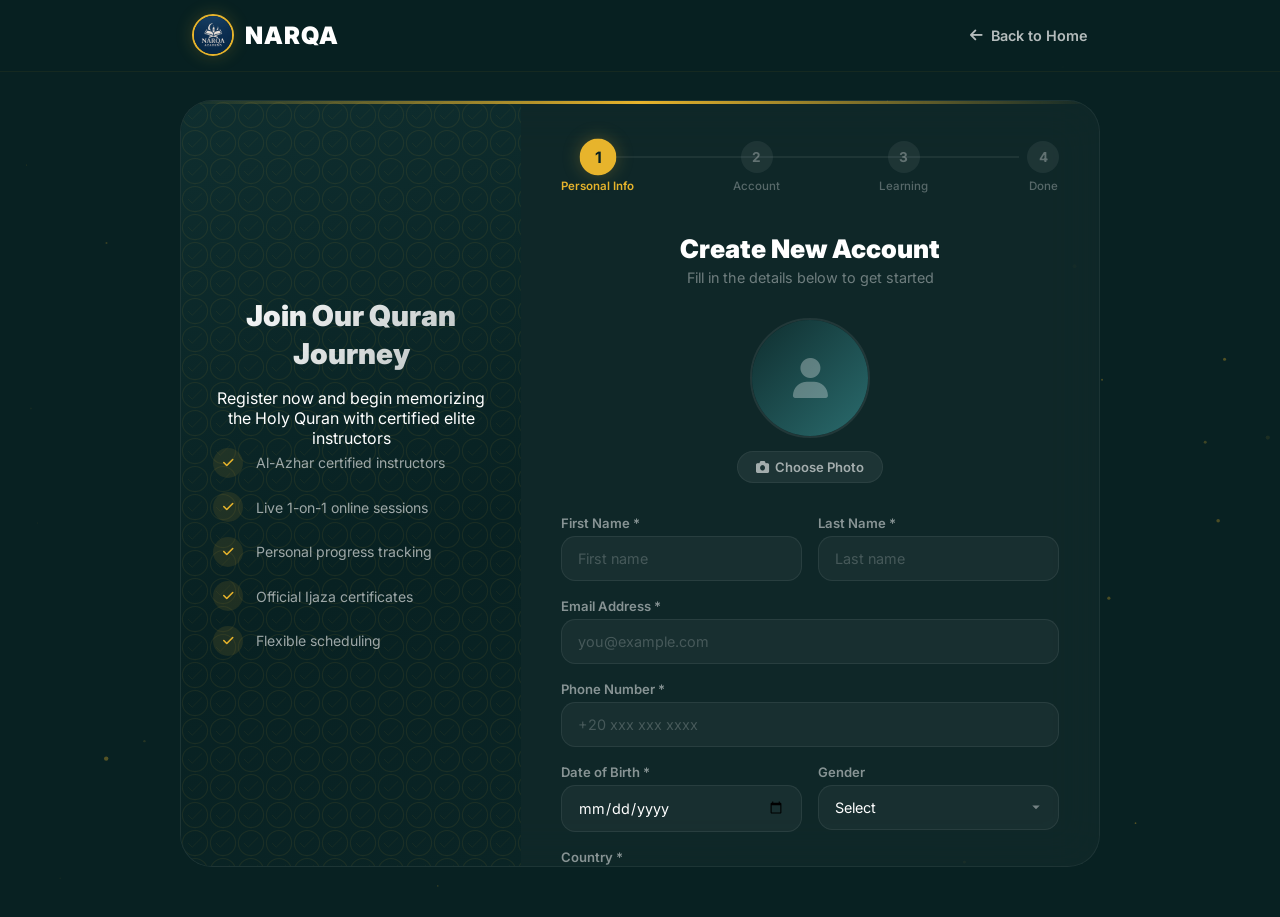
<file: register.html>
<!DOCTYPE html>
<html lang="en" dir="ltr">
<head>
    <meta charset="UTF-8">
    <meta name="viewport" content="width=device-width, initial-scale=1.0, user-scalable=yes">
    <title>Create Account - Narqa Academy</title>
    <meta name="robots" content="noindex, nofollow">
    <link rel="stylesheet" href="https://cdnjs.cloudflare.com/ajax/libs/font-awesome/6.4.0/css/all.min.css">
    <link href="https://fonts.googleapis.com/css2?family=Inter:wght@400;500;600;700;800;900&display=swap" rel="stylesheet">
    <link rel="icon" href="img/logo2.jpeg" type="image/x-icon">
    <style>
        *{margin:0;padding:0;box-sizing:border-box}
        :root{
            --primary:#0F2E2F;--primary-dark:#082122;--primary-light:#2A6B6D;
            --accent:#E7B42C;--accent-dark:#C99E1E;--accent-glow:rgba(231,180,44,0.15);
            --white:#FFFFFF;--gray-700:#374151;
            --transition:all 0.3s ease-out;
        }
        body{font-family:'Inter',sans-serif;background:var(--primary-dark);color:#fff;overflow-x:hidden;min-height:100vh}
        #particles{position:fixed;top:0;left:0;width:100%;height:100%;pointer-events:none;z-index:0}

        .navbar{position:fixed;top:0;left:0;width:100%;background:rgba(8,33,34,0.92);backdrop-filter:blur(20px);border-bottom:1px solid rgba(231,180,44,0.06);z-index:1000;padding:0.9rem 0;transition:var(--transition)}
        .navbar.scrolled{padding:0.5rem 0;background:rgba(8,33,34,0.97);box-shadow:0 4px 24px rgba(0,0,0,0.3)}
        .navbar .container{display:flex;justify-content:space-between;align-items:center;max-width:960px;margin:0 auto;padding:0 2rem}
        .logo{display:flex;align-items:center;gap:0.7rem;text-decoration:none;font-weight:900;font-size:1.5rem;letter-spacing:0.04em;color:#fff}
        .logo-img{width:42px;height:42px;border-radius:50%;object-fit:cover;border:2.5px solid var(--accent);box-shadow:0 0 18px rgba(231,180,44,0.2);transition:var(--transition)}
        .logo:hover .logo-img{transform:rotate(8deg) scale(1.05)}
        .back-home{text-decoration:none;color:rgba(255,255,255,0.7);display:flex;align-items:center;gap:0.5rem;font-weight:600;font-size:0.9rem;transition:var(--transition)}
        .back-home:hover{color:var(--accent)}
        .container{max-width:960px;margin:0 auto;padding:0 2rem}

        .register-container{min-height:100vh;display:flex;align-items:center;justify-content:center;padding:100px 20px 50px;position:relative;z-index:1}
        .register-card{background:rgba(255,255,255,0.03);backdrop-filter:blur(24px);border:1px solid rgba(255,255,255,0.06);border-radius:2rem;width:100%;max-width:920px;position:relative;z-index:2;animation:cardIn 0.7s ease;overflow:hidden;display:flex;min-height:640px}
        .register-card::before{content:'';position:absolute;top:0;left:0;right:0;height:3px;background:linear-gradient(90deg,transparent,var(--accent),transparent);border-radius:2rem 2rem 0 0;z-index:3}
        @keyframes cardIn{from{opacity:0;transform:translateY(40px) scale(0.97)}to{opacity:1;transform:translateY(0) scale(1)}}

        .register-image{flex:0 0 340px;background:linear-gradient(160deg,var(--primary),var(--primary-dark) 60%,#0a2425 100%);display:flex;flex-direction:column;justify-content:center;align-items:center;padding:3rem 2rem;color:#fff;position:relative;overflow:hidden}
        .register-image::before{content:'';position:absolute;inset:0;background:url('[data-uri]') repeat;background-size:28px;opacity:0.08}
        .register-image-content{position:relative;z-index:1;text-align:center;max-width:300px}
        .register-image h2{font-size:1.8rem;font-weight:900;line-height:1.3;margin-bottom:1rem;background:linear-gradient(135deg,#fff,rgba(255,255,255,0.7));-webkit-background-clip:text;background-clip:text;color:transparent}
        .register-image>p{font-size:0.95rem;color:rgba(255,255,255,0.5);line-height:1.7;margin-bottom:2rem}
        .register-features{list-style:none;text-align:left}
        .register-features li{display:flex;align-items:center;gap:0.8rem;margin-bottom:0.9rem;color:rgba(255,255,255,0.6);font-size:0.88rem}
        .register-features i{color:var(--accent);font-size:0.75rem;width:30px;height:30px;background:rgba(231,180,44,0.1);border-radius:50%;display:flex;align-items:center;justify-content:center;flex-shrink:0}

        .register-form-container{flex:1;padding:2.5rem;overflow-y:auto;max-height:85vh;position:relative}
        .register-form-container::-webkit-scrollbar{width:4px}
        .register-form-container::-webkit-scrollbar-track{background:transparent}
        .register-form-container::-webkit-scrollbar-thumb{background:rgba(231,180,44,0.15);border-radius:4px}

        .register-header{text-align:center;margin-bottom:2rem}
        .register-header h1{color:#fff;font-size:1.6rem;font-weight:900;margin-bottom:0.3rem}
        .register-header p{color:rgba(255,255,255,0.4);font-size:0.9rem}

        .register-progress{display:flex;justify-content:space-between;margin-bottom:2.5rem;position:relative}
        .register-progress::before{content:'';position:absolute;top:15px;left:40px;right:40px;height:2px;background:rgba(255,255,255,0.06);z-index:0}
        .progress-bar-fill{position:absolute;top:15px;left:40px;height:2px;background:var(--accent);z-index:0;transition:width 0.5s ease;border-radius:2px;width:0}
        .progress-step{display:flex;flex-direction:column;align-items:center;position:relative;z-index:1}
        .step-number{width:32px;height:32px;border-radius:50%;background:rgba(255,255,255,0.06);color:rgba(255,255,255,0.3);display:flex;align-items:center;justify-content:center;font-weight:700;font-size:0.85rem;margin-bottom:0.4rem;transition:var(--transition);border:2px solid transparent}
        .progress-step.active .step-number{background:var(--accent);color:var(--primary-dark);transform:scale(1.15);border-color:rgba(231,180,44,0.3);box-shadow:0 0 16px rgba(231,180,44,0.25)}
        .progress-step.completed .step-number{background:var(--primary-light);color:#fff}
        .step-label{font-size:0.72rem;color:rgba(255,255,255,0.3);text-align:center;font-weight:500}
        .progress-step.active .step-label{color:var(--accent);font-weight:600}

        .step-content{display:none;animation:fadeIn 0.4s ease}
        .step-content.active{display:block}
        @keyframes fadeIn{from{opacity:0;transform:translateY(12px)}to{opacity:1;transform:translateY(0)}}

        .avatar-upload{text-align:center;margin-bottom:2rem}
        .avatar-preview{width:120px;height:120px;border-radius:50%;margin:0 auto 0.8rem;border:2.5px solid rgba(255,255,255,0.08);overflow:hidden;position:relative;cursor:pointer;transition:var(--transition)}
        .avatar-preview:hover{border-color:var(--accent);transform:scale(1.05)}
        .avatar-preview img{width:100%;height:100%;object-fit:cover}
        .avatar-placeholder{width:100%;height:100%;background:linear-gradient(135deg,var(--primary),var(--primary-light));display:flex;align-items:center;justify-content:center;color:rgba(255,255,255,0.3);font-size:2.5rem}
        .avatar-upload input[type="file"]{display:none}
        .avatar-label{display:inline-flex;align-items:center;gap:0.4rem;background:rgba(255,255,255,0.06);color:rgba(255,255,255,0.6);padding:0.45rem 1.1rem;border-radius:2rem;cursor:pointer;transition:var(--transition);font-weight:600;font-size:0.82rem;border:1px solid rgba(255,255,255,0.06)}
        .avatar-label:hover{background:rgba(231,180,44,0.12);color:var(--accent);border-color:rgba(231,180,44,0.2)}

        .form-group{margin-bottom:1.1rem;transition:transform 0.2s ease}
        .form-group:focus-within{transform:scale(1.01)}
        .form-row{display:grid;grid-template-columns:1fr 1fr;gap:1rem}
        .form-group label{display:block;margin-bottom:0.3rem;color:rgba(255,255,255,0.5);font-weight:600;font-size:0.82rem}
        .form-group input,.form-group select,.form-group textarea{width:100%;padding:0.8rem 1rem;border:1.5px solid rgba(255,255,255,0.07);border-radius:0.9rem;font-family:inherit;font-size:0.9rem;transition:var(--transition);background:rgba(255,255,255,0.04);color:#fff}
        .form-group input::placeholder,.form-group textarea::placeholder{color:rgba(255,255,255,0.2)}
        .form-group select{cursor:pointer;appearance:none;background-image:url("data:image/svg+xml,%3Csvg xmlns='http://www.w3.org/2000/svg' width='12' height='12' fill='rgba(255,255,255,0.4)' viewBox='0 0 16 16'%3E%3Cpath d='M8 11L3 6h10z'/%3E%3C/svg%3E");background-repeat:no-repeat;background-position:right 1rem center;padding-right:2.5rem}
        .form-group select option{background:var(--primary-dark);color:#fff}
        .form-group input:focus,.form-group select:focus,.form-group textarea:focus{outline:none;border-color:var(--accent);background:rgba(255,255,255,0.06);box-shadow:0 0 0 3px var(--accent-glow)}
        .form-group input.field-error{border-color:rgba(239,68,68,0.5)!important}
        .form-group input.field-ok{border-color:rgba(16,185,129,0.4)!important}
        .form-group textarea{resize:vertical;min-height:80px}
        .form-check{display:flex;align-items:center;gap:0.6rem;margin-bottom:1rem;cursor:pointer}
        .form-check input[type="checkbox"]{width:18px;height:18px;accent-color:var(--accent);cursor:pointer;flex-shrink:0}
        .form-check label{margin:0;cursor:pointer;font-size:0.88rem;color:rgba(255,255,255,0.55)}
        .form-check a{color:var(--accent);text-decoration:none;font-weight:600}
        .form-check a:hover{text-decoration:underline}

        .pw-strength{margin-top:0.4rem;height:3px;background:rgba(255,255,255,0.06);border-radius:2px;overflow:hidden}
        .pw-meter{height:100%;width:0;transition:var(--transition);border-radius:2px}
        .pw-meter.weak{width:33%;background:#ef4444}
        .pw-meter.medium{width:66%;background:#f59e0b}
        .pw-meter.strong{width:100%;background:#10b981}
        .pw-hints{margin-top:0.5rem}
        .pw-hints ul{list-style:none;padding:0}
        .pw-hints li{margin-bottom:0.25rem;display:flex;align-items:center;gap:0.5rem;font-size:0.78rem;color:rgba(255,255,255,0.3);transition:var(--transition)}
        .pw-hints li.valid{color:#10b981}
        .pw-hints li i{font-size:0.7rem;width:14px;text-align:center;flex-shrink:0}

        .level-options{display:grid;grid-template-columns:repeat(2,1fr);gap:0.7rem;margin-top:0.8rem}
        .level-option input[type="radio"]{display:none}
        .level-option label{display:flex;flex-direction:column;align-items:center;gap:0.3rem;padding:1.1rem 0.7rem;background:rgba(255,255,255,0.02);border:1.5px solid rgba(255,255,255,0.06);color:rgba(255,255,255,0.5);font-size:0.85rem;font-weight:600;transition:var(--transition);border-radius:0.9rem;cursor:pointer}
        .level-option input:checked+label{background:rgba(231,180,44,0.08);border-color:var(--accent);color:var(--accent);transform:translateY(-2px);box-shadow:0 8px 20px rgba(231,180,44,0.1)}
        .level-option label:hover{border-color:rgba(255,255,255,0.12)}
        .level-icon{font-size:1.5rem}

        .form-group select[multiple]{height:105px;padding:0.4rem}
        .form-group select[multiple] option{padding:0.4rem 0.6rem;margin:0.12rem 0;border-radius:0.5rem;font-size:0.85rem;color:rgba(255,255,255,0.5)}
        .form-group select[multiple] option:checked{background:var(--accent);color:var(--primary-dark);font-weight:600}

        .form-navigation{display:flex;justify-content:space-between;margin-top:2rem;padding-top:1.5rem;border-top:1px solid rgba(255,255,255,0.05)}
        .btn{display:inline-flex;align-items:center;justify-content:center;gap:0.5rem;padding:0.7rem 1.5rem;border-radius:2rem;font-weight:600;transition:var(--transition);border:none;cursor:pointer;font-family:inherit;font-size:0.92rem;text-decoration:none}
        .btn-gold{background:linear-gradient(135deg,var(--accent),#f0c840);color:var(--primary-dark);box-shadow:0 4px 18px rgba(231,180,44,0.25)}
        .btn-gold:hover{transform:translateY(-3px);box-shadow:0 10px 28px rgba(231,180,44,0.4)}
        .btn-ghost{background:transparent;border:1.5px solid rgba(255,255,255,0.1);color:rgba(255,255,255,0.6)}
        .btn-ghost:hover{background:rgba(255,255,255,0.06);color:#fff;border-color:rgba(255,255,255,0.2);transform:translateY(-2px)}
        .btn:disabled{opacity:0.5;cursor:not-allowed;transform:none!important}
        .btn-lg{padding:0.9rem 2rem;font-size:1rem}

        .register-success{text-align:center;padding:2.5rem 1.5rem}
        .success-icon{width:90px;height:90px;background:linear-gradient(135deg,var(--accent),#f0c840);border-radius:50%;display:flex;align-items:center;justify-content:center;margin:0 auto 1.5rem;font-size:2.5rem;color:var(--primary-dark);animation:bounce 0.8s ease;box-shadow:0 8px 30px rgba(231,180,44,0.3)}
        @keyframes bounce{0%,20%,50%,80%,100%{transform:translateY(0)}40%{transform:translateY(-16px)}60%{transform:translateY(-8px)}}
        .register-success h2{color:#fff;font-size:1.8rem;font-weight:900;margin-bottom:0.8rem}
        .register-success p{color:rgba(255,255,255,0.45);margin-bottom:2rem;line-height:1.7;max-width:420px;margin:0 auto}
        .success-actions{display:flex;gap:0.8rem;justify-content:center;flex-wrap:wrap}

        .toast{position:fixed;top:5rem;left:50%;transform:translateX(-50%) translateY(-30px);padding:0.85rem 1.8rem;border-radius:1rem;font-weight:600;font-size:0.9rem;z-index:9999;opacity:0;transition:all 0.4s ease;box-shadow:0 10px 30px rgba(0,0,0,0.3);display:flex;align-items:center;gap:0.6rem;backdrop-filter:blur(12px);white-space:nowrap}
        .toast.show{transform:translateX(-50%) translateY(0);opacity:1}
        .toast.error{background:rgba(239,68,68,0.92);color:#fff;border:1px solid rgba(239,68,68,0.4)}
        .toast.error i{color:#fecaca}
        .toast.success{background:rgba(16,185,129,0.92);color:#fff;border:1px solid rgba(16,185,129,0.4)}
        .toast.success i{color:#a7f3d0}

        .scroll-top{position:fixed;bottom:2rem;right:2rem;width:46px;height:46px;background:var(--accent);color:var(--primary-dark);border:none;border-radius:50%;cursor:pointer;font-size:1rem;opacity:0;visibility:hidden;transition:var(--transition);z-index:99;display:flex;align-items:center;justify-content:center;box-shadow:0 4px 16px rgba(231,180,44,0.3)}
        .scroll-top.visible{opacity:1;visibility:visible}
        .scroll-top:hover{transform:translateY(-3px);box-shadow:0 8px 24px rgba(231,180,44,0.45)}

        @media(max-width:992px){.register-card{flex-direction:column;max-width:560px}.register-image{flex:none;padding:2rem 1.5rem}.register-image h2{font-size:1.5rem}.register-form-container{max-height:none;overflow-y:visible}.form-row{grid-template-columns:1fr}.level-options{grid-template-columns:1fr 1fr}}
        @media(max-width:480px){.register-form-container{padding:2rem 1.5rem}.register-header h1{font-size:1.4rem}.form-navigation{flex-direction:column;gap:0.8rem}.form-navigation .btn{width:100%}.success-actions{flex-direction:column}.success-actions .btn{width:100%}.register-image{padding:1.5rem}.avatar-preview{width:100px;height:100px}}
    </style>
</head>
<body>

<canvas id="particles"></canvas>

<nav class="navbar">
  <div class="container">
    <a href="index.html" class="logo">
      <img src="img/logo2.jpeg" alt="Narqa Academy" class="logo-img"
        onerror="this.style.display='none'; this.parentElement.querySelector('.logo-fallback').style.display='flex';">
      <div class="logo-fallback"
        style="display:none; width:42px; height:42px; background:var(--accent); border-radius:50%; align-items:center; justify-content:center; font-weight:900; font-size:1.5rem; color:var(--primary-dark);">
        N</div>
      <span>NARQA</span>
    </a>
    <a href="index.html" class="back-home"><i class="fas fa-arrow-left"></i> Back to Home</a>
  </div>
</nav>

<section class="register-container">
    <div class="register-card">
        <div class="register-image">
            <div class="register-image-content">
                <h2>Join Our Quran Journey</h2>
                <p>Register now and begin memorizing the Holy Quran with certified elite instructors</p>
                <ul class="register-features">
                    <li><i class="fas fa-check"></i> Al-Azhar certified instructors</li>
                    <li><i class="fas fa-check"></i> Live 1-on-1 online sessions</li>
                    <li><i class="fas fa-check"></i> Personal progress tracking</li>
                    <li><i class="fas fa-check"></i> Official Ijaza certificates</li>
                    <li><i class="fas fa-check"></i> Flexible scheduling</li>
                </ul>
            </div>
        </div>

        <div class="register-form-container">
            <div class="register-progress">
                <div class="progress-bar-fill" id="progressFill"></div>
                <div class="progress-step active" data-step="1"><div class="step-number">1</div><span class="step-label">Personal Info</span></div>
                <div class="progress-step" data-step="2"><div class="step-number">2</div><span class="step-label">Account</span></div>
                <div class="progress-step" data-step="3"><div class="step-number">3</div><span class="step-label">Learning</span></div>
                <div class="progress-step" data-step="4"><div class="step-number">4</div><span class="step-label">Done</span></div>
            </div>

            <div class="register-header">
                <h1>Create New Account</h1>
                <p>Fill in the details below to get started</p>
            </div>

            <!-- Step 1 -->
            <div id="step1" class="step-content active">
                <div class="avatar-upload">
                    <div class="avatar-preview" id="avatarPreview">
                        <div class="avatar-placeholder"><i class="fas fa-user"></i></div>
                        <img id="avatarImage" style="display:none" alt="Avatar">
                    </div>
                    <input type="file" id="avatarInput" accept="image/*">
                    <label for="avatarInput" class="avatar-label"><i class="fas fa-camera"></i> Choose Photo</label>
                </div>
                <div class="form-row">
                    <div class="form-group"><label for="firstName">First Name *</label><input type="text" id="firstName" placeholder="First name" autocomplete="given-name"></div>
                    <div class="form-group"><label for="lastName">Last Name *</label><input type="text" id="lastName" placeholder="Last name" autocomplete="family-name"></div>
                </div>
                <div class="form-group"><label for="email">Email Address *</label><input type="email" id="email" placeholder="you@example.com" autocomplete="email"></div>
                <div class="form-group"><label for="phone">Phone Number *</label><input type="tel" id="phone" placeholder="+20 xxx xxx xxxx" autocomplete="tel"></div>
                <div class="form-row">
                    <div class="form-group"><label for="birthDate">Date of Birth *</label><input type="date" id="birthDate"></div>
                    <div class="form-group"><label for="gender">Gender</label><select id="gender"><option value="">Select</option><option value="male">Male</option><option value="female">Female</option></select></div>
                </div>
                <div class="form-group"><label for="country">Country *</label><select id="country"><option value="">Select country</option><option value="Egypt">Egypt</option><option value="Saudi Arabia">Saudi Arabia</option><option value="UAE">UAE</option><option value="Kuwait">Kuwait</option><option value="Jordan">Jordan</option><option value="Oman">Oman</option><option value="Qatar">Qatar</option><option value="Lebanon">Lebanon</option><option value="Syria">Syria</option><option value="Iraq">Iraq</option><option value="Yemen">Yemen</option><option value="Sudan">Sudan</option><option value="Morocco">Morocco</option><option value="Algeria">Algeria</option><option value="Tunisia">Tunisia</option><option value="Libya">Libya</option></select></div>
                <div class="form-group"><label for="city">City</label><input type="text" id="city" placeholder="City name"></div>
                <div class="form-navigation"><div></div><button type="button" class="btn btn-gold" id="nextToStep2">Next <i class="fas fa-arrow-right"></i></button></div>
            </div>

            <!-- Step 2 -->
            <div id="step2" class="step-content">
                <div class="form-group"><label for="username">Username *</label><input type="text" id="username" placeholder="Choose a username" autocomplete="username"></div>
                <div class="form-group">
                    <label for="password">Password *</label>
                    <input type="password" id="password" placeholder="Create a strong password" autocomplete="new-password">
                    <div class="pw-strength"><div class="pw-meter" id="strengthMeter"></div></div>
                    <div class="pw-hints">
                        <ul>
                            <li id="lengthHint"><i class="far fa-circle"></i> At least 8 characters</li>
                            <li id="uppercaseHint"><i class="far fa-circle"></i> One uppercase letter</li>
                            <li id="lowercaseHint"><i class="far fa-circle"></i> One lowercase letter</li>
                            <li id="numberHint"><i class="far fa-circle"></i> One number</li>
                            <li id="specialHint"><i class="far fa-circle"></i> One special character</li>
                        </ul>
                    </div>
                </div>
                <div class="form-group"><label for="confirmPassword">Confirm Password *</label><input type="password" id="confirmPassword" placeholder="Re-enter password" autocomplete="off"></div>
                <div class="form-check"><input type="checkbox" id="showPassword"><label for="showPassword">Show password</label></div>
                <div class="form-navigation">
                    <button type="button" class="btn btn-ghost" id="backToStep1"><i class="fas fa-arrow-left"></i> Previous</button>
                    <button type="button" class="btn btn-gold" id="nextToStep3">Next <i class="fas fa-arrow-right"></i></button>
                </div>
            </div>

            <!-- Step 3 -->
            <div id="step3" class="step-content">
                <div class="form-group">
                    <label>Current Quran Level *</label>
                    <div class="level-options">
                        <div class="level-option"><input type="radio" id="lvBeginner" name="level" value="beginner"><label for="lvBeginner"><span class="level-icon"><i class="fas fa-seedling"></i></span>Beginner</label></div>
                        <div class="level-option"><input type="radio" id="lvInter" name="level" value="intermediate"><label for="lvInter"><span class="level-icon"><i class="fas fa-book-open"></i></span>Intermediate</label></div>
                        <div class="level-option"><input type="radio" id="lvAdv" name="level" value="advanced"><label for="lvAdv"><span class="level-icon"><i class="fas fa-graduation-cap"></i></span>Advanced</label></div>
                        <div class="level-option"><input type="radio" id="lvHafiz" name="level" value="hafiz"><label for="lvHafiz"><span class="level-icon"><i class="fas fa-star"></i></span>Hafiz</label></div>
                    </div>
                </div>
                <div class="form-group"><label for="previousExperience">Previous memorization experience</label><textarea id="previousExperience" rows="3" placeholder="Describe any previous Quran memorization experience..."></textarea></div>
                <div class="form-group">
                    <label for="learningGoals">Learning Goals * (hold Ctrl/Cmd)</label>
                    <select id="learningGoals" multiple><option value="memorization">Memorize the entire Quran</option><option value="review">Review memorized portions</option><option value="tajweed">Learn Tajweed rules</option><option value="qiraat">Learn the 10 Qira'at</option><option value="tajweed_certification">Get Tajweed Ijaza</option><option value="hifz_certification">Get Hifz Ijaza</option><option value="improve_recitation">Improve recitation</option><option value="understand_meanings">Understand meanings</option></select>
                </div>
                <div class="form-group"><label for="preferredTeacher">Preferred teacher</label><input type="text" id="preferredTeacher" placeholder="Teacher name if you have a preference"></div>
                <div class="form-group">
                    <label for="availability">Available Time Slots * (hold Ctrl/Cmd)</label>
                    <select id="availability" multiple><option value="morning">Morning (8 AM - 12 PM)</option><option value="afternoon">Afternoon (12 - 4 PM)</option><option value="evening">Evening (4 - 8 PM)</option><option value="night">Night (8 - 12 AM)</option><option value="weekend">Weekends</option><option value="flexible">Flexible</option></select>
                </div>
                <div class="form-check">
                    <input type="checkbox" id="terms">
                    <label for="terms">I agree to the <a href="#" style="color:var(--accent)">Terms & Conditions</a> and <a href="#" style="color:var(--accent)">Privacy Policy</a> *</label>
                </div>
                <div class="form-navigation">
                    <button type="button" class="btn btn-ghost" id="backToStep2"><i class="fas fa-arrow-left"></i> Previous</button>
                    <button type="button" class="btn btn-gold" id="submitRegistration">Create Account <i class="fas fa-user-plus"></i></button>
                </div>
            </div>

            <!-- Step 4 -->
            <div id="step4" class="step-content">
                <div class="register-success">
                    <div class="success-icon"><i class="fas fa-check"></i></div>
                    <h2>Congratulations!</h2>
                    <p>Your account has been created successfully. You can now sign in and begin your Quran journey. A confirmation email has been sent to your address.</p>
                    <div class="success-actions">
                        <a href="profile.html" class="btn btn-gold"><i class="fas fa-user"></i> Go to Profile</a>
                        <a href="#" class="btn btn-ghost"><i class="fas fa-sign-in-alt"></i> Sign In</a>
                        <a href="#" class="btn btn-ghost"><i class="fas fa-home"></i> Back to Home</a>
                    </div>
                </div>
            </div>
        </div>
    </div>
</section>

<button class="scroll-top" id="scrollTopBtn"><i class="fas fa-arrow-up"></i></button>
<div class="toast" id="toast"><i></i><span id="toastMsg"></span></div>

<script>
(function(){
    // ===== PARTICLES =====
    const canvas = document.getElementById('particles');
    const ctx = canvas.getContext('2d');
    let particles = [];
    function resizeCanvas(){ canvas.width = window.innerWidth; canvas.height = window.innerHeight; }
    resizeCanvas(); window.addEventListener('resize', resizeCanvas);
    class Particle { constructor() { this.reset(); } reset() { this.x = Math.random() * canvas.width; this.y = Math.random() * canvas.height; this.size = Math.random() * 2 + 0.3; this.speedY = -Math.random() * 0.3 - 0.05; this.speedX = (Math.random() - 0.5) * 0.15; this.opacity = Math.random() * 0.3 + 0.05; } update() { this.y += this.speedY; this.x += this.speedX; if (this.y < -10) { this.reset(); this.y = canvas.height + 10; } } draw() { ctx.beginPath(); ctx.arc(this.x, this.y, this.size, 0, Math.PI * 2); ctx.fillStyle = `rgba(231,180,44,${this.opacity})`; ctx.fill(); } }
    for(let i=0;i<60;i++) particles.push(new Particle());
    function animateParticles() { ctx.clearRect(0, 0, canvas.width, canvas.height); particles.forEach(p => { p.update(); p.draw(); }); requestAnimationFrame(animateParticles); }
    animateParticles();

    // ===== TOAST =====
    let toastTimeout;
    function showToast(msg, type) {
        clearTimeout(toastTimeout);
        const toast = document.getElementById('toast');
        document.getElementById('toastMsg').innerText = msg;
        toast.className = 'toast ' + type;
        toast.querySelector('i').className = type === 'success' ? 'fas fa-check-circle' : 'fas fa-exclamation-circle';
        requestAnimationFrame(() => toast.classList.add('show'));
        toastTimeout = setTimeout(() => toast.classList.remove('show'), 4000);
    }

    // ===== SCROLL =====
    const scrollBtn = document.getElementById('scrollTopBtn');
    const navbar = document.querySelector('.navbar');
    window.addEventListener('scroll', () => {
        scrollBtn.classList.toggle('visible', window.scrollY > 300);
        navbar.classList.toggle('scrolled', window.scrollY > 50);
    });
    scrollBtn.addEventListener('click', () => window.scrollTo({ top: 0, behavior: 'smooth' }));

    // ===== GLOBALS =====
    let currentStep = 1;
    let userData = { personalInfo: {}, accountInfo: {}, learningInfo: {}, avatar: null };

    // Helper: get value
    function getVal(id) { return document.getElementById(id).value; }

    // Step navigation
    function goToStep(step) {
        if (step > currentStep && !validateCurrentStep()) return;
        if (step > currentStep) saveCurrentStepData();
        document.getElementById(`step${currentStep}`).classList.remove('active');
        document.querySelector(`.progress-step[data-step="${currentStep}"]`).classList.remove('active');
        currentStep = step;
        document.getElementById(`step${step}`).classList.add('active');
        document.querySelector(`.progress-step[data-step="${step}"]`).classList.add('active');
        updateProgressBar();
        document.querySelector('.register-form-container').scrollTo({ top: 0, behavior: 'smooth' });
    }

    function updateProgressBar() {
        const steps = document.querySelectorAll('.progress-step');
        const fill = document.getElementById('progressFill');
        if (currentStep >= 2 && steps[0] && steps[currentStep-1]) {
            const firstSpan = steps[0].querySelector('.step-number');
            const activeSpan = steps[currentStep-1].querySelector('.step-number');
            const left = firstSpan.offsetLeft + firstSpan.offsetWidth/2;
            const right = activeSpan.offsetLeft + activeSpan.offsetWidth/2;
            fill.style.width = Math.max(0, right - left) + 'px';
        } else fill.style.width = '0px';
        steps.forEach((s, idx) => {
            const stepNum = parseInt(s.dataset.step);
            s.classList.toggle('completed', stepNum < currentStep);
            s.classList.toggle('active', stepNum === currentStep);
        });
    }

    function saveCurrentStepData() {
        if (currentStep === 1) {
            userData.personalInfo = {
                firstName: getVal('firstName'), lastName: getVal('lastName'), email: getVal('email'), phone: getVal('phone'),
                birthDate: getVal('birthDate'), gender: getVal('gender'), country: getVal('country'), city: getVal('city')
            };
        } else if (currentStep === 2) {
            userData.accountInfo = { username: getVal('username'), password: document.getElementById('password').value };
        } else if (currentStep === 3) {
            const levelRad = document.querySelector('input[name="level"]:checked');
            const goals = Array.from(document.getElementById('learningGoals').selectedOptions).map(o => o.value);
            const slots = Array.from(document.getElementById('availability').selectedOptions).map(o => o.value);
            userData.learningInfo = {
                level: levelRad ? levelRad.value : '',
                previousExperience: getVal('previousExperience'),
                learningGoals: goals,
                preferredTeacher: getVal('preferredTeacher'),
                availability: slots,
                agreedToTerms: document.getElementById('terms').checked
            };
        }
    }

    function validateCurrentStep() {
        if (currentStep === 1) return validateStep1();
        if (currentStep === 2) return validateStep2();
        if (currentStep === 3) return validateStep3();
        return true;
    }

    function validateStep1() {
        let ok = true;
        const fields = [
            { el: document.getElementById('firstName'), msg: 'First name required' },
            { el: document.getElementById('lastName'), msg: 'Last name required' },
            { el: document.getElementById('email'), msg: 'Valid email required', validator: () => /^[^\s@]+@[^\s@]+\.[^\s@]+$/.test(getVal('email')) },
            { el: document.getElementById('phone'), msg: 'Valid phone required', validator: () => getVal('phone').trim().length >= 6 },
            { el: document.getElementById('birthDate'), msg: 'Date of birth required' },
            { el: document.getElementById('country'), msg: 'Country required' }
        ];
        fields.forEach(f => {
            const val = f.el.value.trim();
            let isValid = f.validator ? f.validator() : val !== '';
            if (!isValid) { f.el.classList.add('field-error'); f.el.classList.remove('field-ok'); showToast(f.msg, 'error'); ok = false; }
            else { f.el.classList.remove('field-error'); if(val) f.el.classList.add('field-ok'); }
        });
        if (ok) saveCurrentStepData();
        return ok;
    }

    function validateStep2() {
        const username = document.getElementById('username');
        const pw = document.getElementById('password');
        const cp = document.getElementById('confirmPassword');
        if (username.value.trim().length < 4) { showToast('Username must be at least 4 characters', 'error'); username.classList.add('field-error'); return false; }
        else username.classList.remove('field-error');
        const pwd = pw.value;
        const hasMin = pwd.length >= 8, hasUpper = /[A-Z]/.test(pwd), hasLower = /[a-z]/.test(pwd), hasNum = /[0-9]/.test(pwd), hasSpec = /[^A-Za-z0-9]/.test(pwd);
        if (!(hasMin && hasUpper && hasLower && hasNum && hasSpec)) { showToast('Password does not meet all requirements', 'error'); pw.classList.add('field-error'); return false; }
        pw.classList.remove('field-error');
        if (pwd !== cp.value) { showToast('Passwords do not match', 'error'); cp.classList.add('field-error'); return false; }
        cp.classList.remove('field-error');
        saveCurrentStepData();
        return true;
    }

    function validateStep3() {
        if (!document.querySelector('input[name="level"]:checked')) { showToast('Please select your current level', 'error'); return false; }
        if (document.getElementById('learningGoals').selectedOptions.length === 0) { showToast('Please select at least one learning goal', 'error'); return false; }
        if (document.getElementById('availability').selectedOptions.length === 0) { showToast('Please select at least one time slot', 'error'); return false; }
        if (!document.getElementById('terms').checked) { showToast('You must agree to the Terms & Conditions', 'error'); return false; }
        saveCurrentStepData();
        return true;
    }

    // Avatar handling
    const avatarInput = document.getElementById('avatarInput');
    const avatarPlaceholder = document.querySelector('.avatar-placeholder');
    const avatarImg = document.getElementById('avatarImage');
    avatarInput.addEventListener('change', function(e) {
        const file = e.target.files[0];
        if (!file) return;
        if (!file.type.startsWith('image/')) { showToast('Please select an image file', 'error'); return; }
        if (file.size > 5 * 1024 * 1024) { showToast('Image too large (max 5MB)', 'error'); return; }
        const reader = new FileReader();
        reader.onload = function(ev) {
            avatarPlaceholder.style.display = 'none';
            avatarImg.src = ev.target.result;
            avatarImg.style.display = 'block';
            userData.avatar = ev.target.result;
            showToast('Photo uploaded successfully', 'success');
        };
        reader.readAsDataURL(file);
    });

    // Password toggle + strength
    const showPassToggle = document.getElementById('showPassword');
    showPassToggle.addEventListener('change', function() {
        const type = this.checked ? 'text' : 'password';
        document.getElementById('password').type = type;
        document.getElementById('confirmPassword').type = type;
    });

    const pwField = document.getElementById('password');
    const hintElements = {
        length: document.getElementById('lengthHint'), upper: document.getElementById('uppercaseHint'),
        lower: document.getElementById('lowercaseHint'), num: document.getElementById('numberHint'), spec: document.getElementById('specialHint')
    };
    pwField.addEventListener('input', function() {
        const val = this.value;
        let score = 0;
        const checks = [
            [val.length >= 8, hintElements.length, 20], [/[A-Z]/.test(val), hintElements.upper, 20],
            [/[a-z]/.test(val), hintElements.lower, 20], [/[0-9]/.test(val), hintElements.num, 20],
            [/[^A-Za-z0-9]/.test(val), hintElements.spec, 20]
        ];
        checks.forEach(([cond, hintEl]) => {
            if (cond) { score += 20; hintEl.classList.add('valid'); hintEl.querySelector('i').className = 'fas fa-check-circle'; }
            else { hintEl.classList.remove('valid'); hintEl.querySelector('i').className = 'far fa-circle'; }
        });
        const meter = document.getElementById('strengthMeter');
        meter.className = 'pw-meter';
        if (score < 40) meter.classList.add('weak');
        else if (score < 80) meter.classList.add('medium');
        else meter.classList.add('strong');
    });

    // Submit registration
    const submitBtn = document.getElementById('submitRegistration');
    submitBtn.addEventListener('click', function() {
        if (!validateCurrentStep()) return;
        saveCurrentStepData();
        // create profile and store in localStorage
        const profile = {
            fullName: `${userData.personalInfo.firstName} ${userData.personalInfo.lastName}`,
            firstName: userData.personalInfo.firstName,
            lastName: userData.personalInfo.lastName,
            email: userData.personalInfo.email,
            phone: userData.personalInfo.phone,
            birthDate: userData.personalInfo.birthDate,
            gender: userData.personalInfo.gender,
            country: userData.personalInfo.country,
            city: userData.personalInfo.city,
            username: userData.accountInfo.username,
            level: userData.learningInfo.level,
            previousExperience: userData.learningInfo.previousExperience,
            learningGoals: userData.learningInfo.learningGoals,
            preferredTeacher: userData.learningInfo.preferredTeacher,
            availability: userData.learningInfo.availability,
            joinDate: new Date().toLocaleDateString('en-US', { year: 'numeric', month: 'long', day: 'numeric' }),
            teacher: 'Sheikh Abdurrahman',
            stats: { totalSessions: 0, learningHours: 0, memorizedParts: 0, certificates: 0, progress: 0 },
            upcomingSessions: [],
            recentActivity: [{ date: new Date().toLocaleDateString('en-US'), activity: 'Account created', icon: 'fas fa-user-plus' }]
        };
        if (userData.avatar) localStorage.setItem('narqa-user-avatar', userData.avatar);
        localStorage.setItem('narqa-user-profile', JSON.stringify(profile));
        localStorage.setItem('narqa-is-logged-in', 'true');
        showToast('Account created successfully!', 'success');
        goToStep(4);
    });

    // Event listeners for navigation
    document.getElementById('nextToStep2').addEventListener('click', () => goToStep(2));
    document.getElementById('nextToStep3').addEventListener('click', () => goToStep(3));
    document.getElementById('backToStep1').addEventListener('click', () => goToStep(1));
    document.getElementById('backToStep2').addEventListener('click', () => goToStep(2));

    // Live field validation clear on input
    const inputs = document.querySelectorAll('input, select, textarea');
    inputs.forEach(inp => inp.addEventListener('input', function() { if(this.classList.contains('field-error')) this.classList.remove('field-error'); if(this.value.trim() && this.id !== 'password' && this.id !== 'confirmPassword') this.classList.add('field-ok'); }));

    // final step adjustments: ensure no double submission flicker
    const styleSpin = document.createElement('style');
    styleSpin.textContent = '@keyframes spin{to{transform:rotate(360deg)}}';
    document.head.appendChild(styleSpin);
})();
</script>
</body>
</html>
</file>
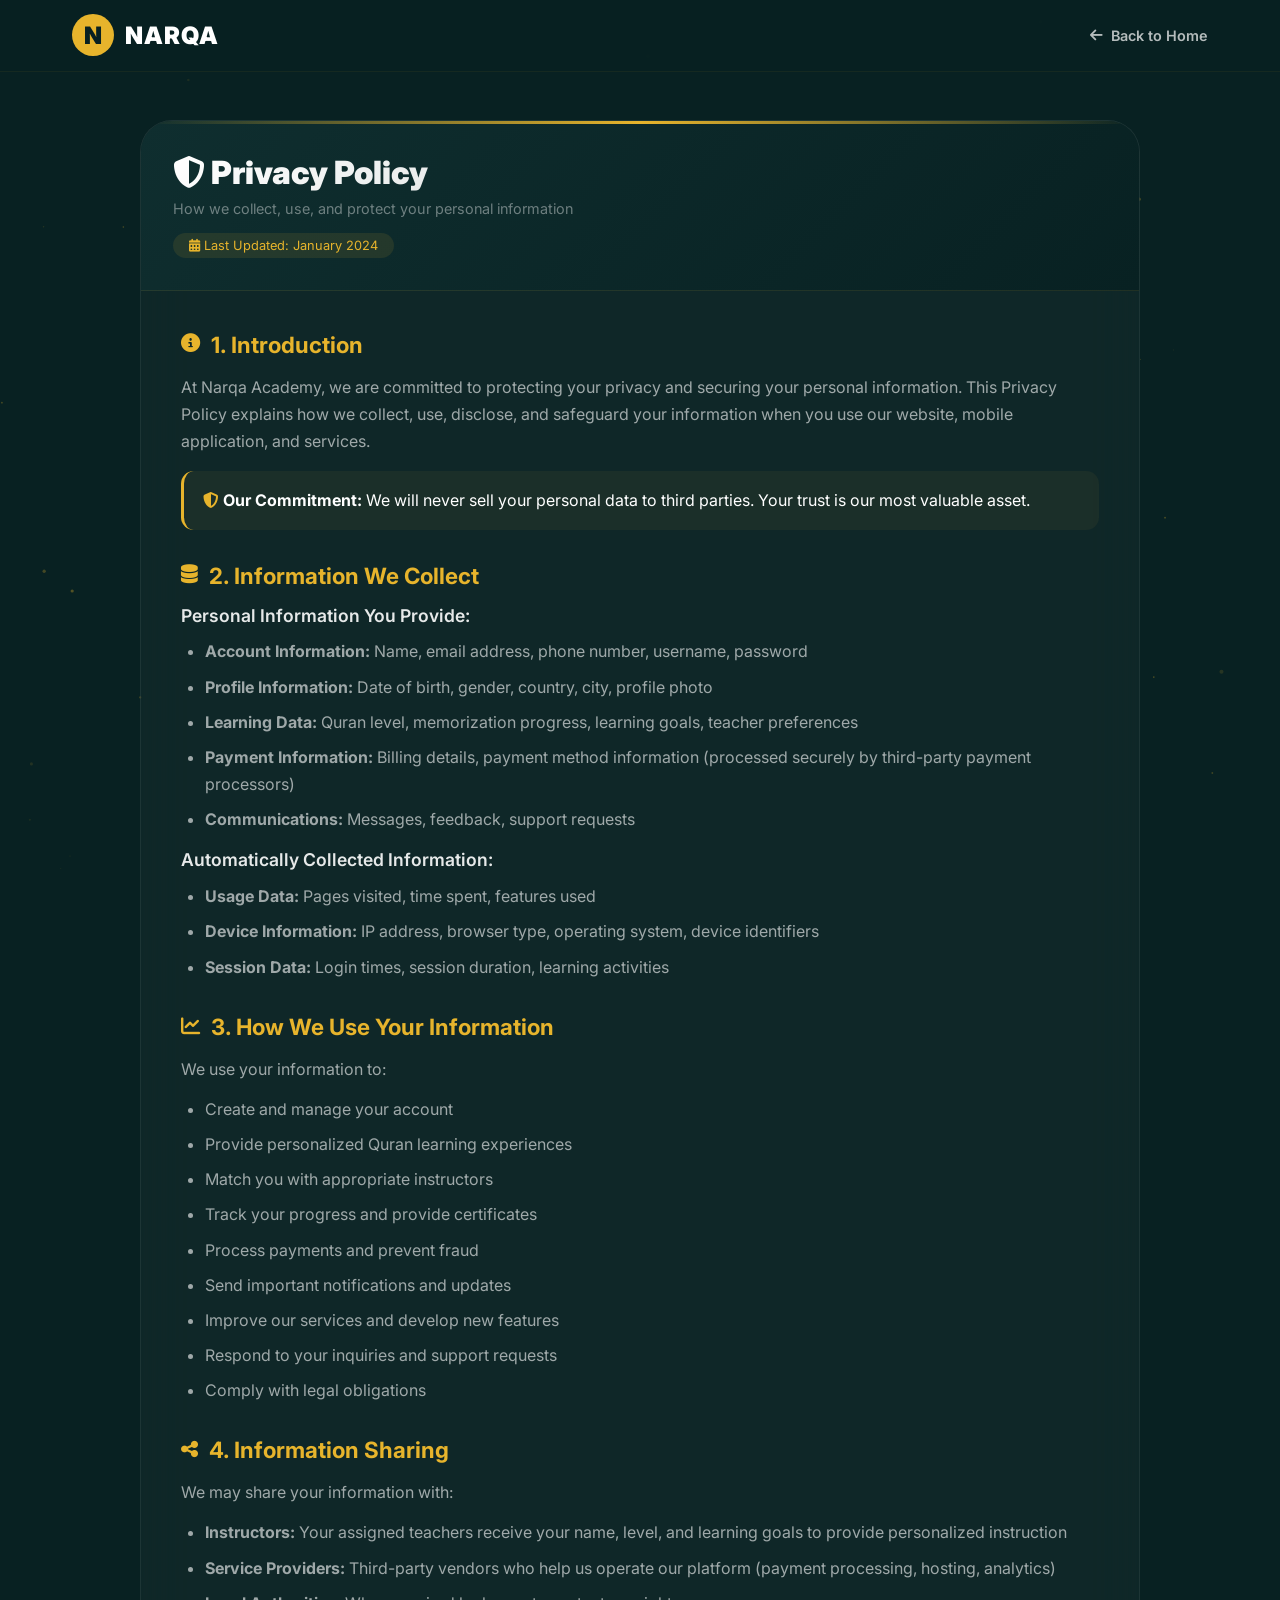
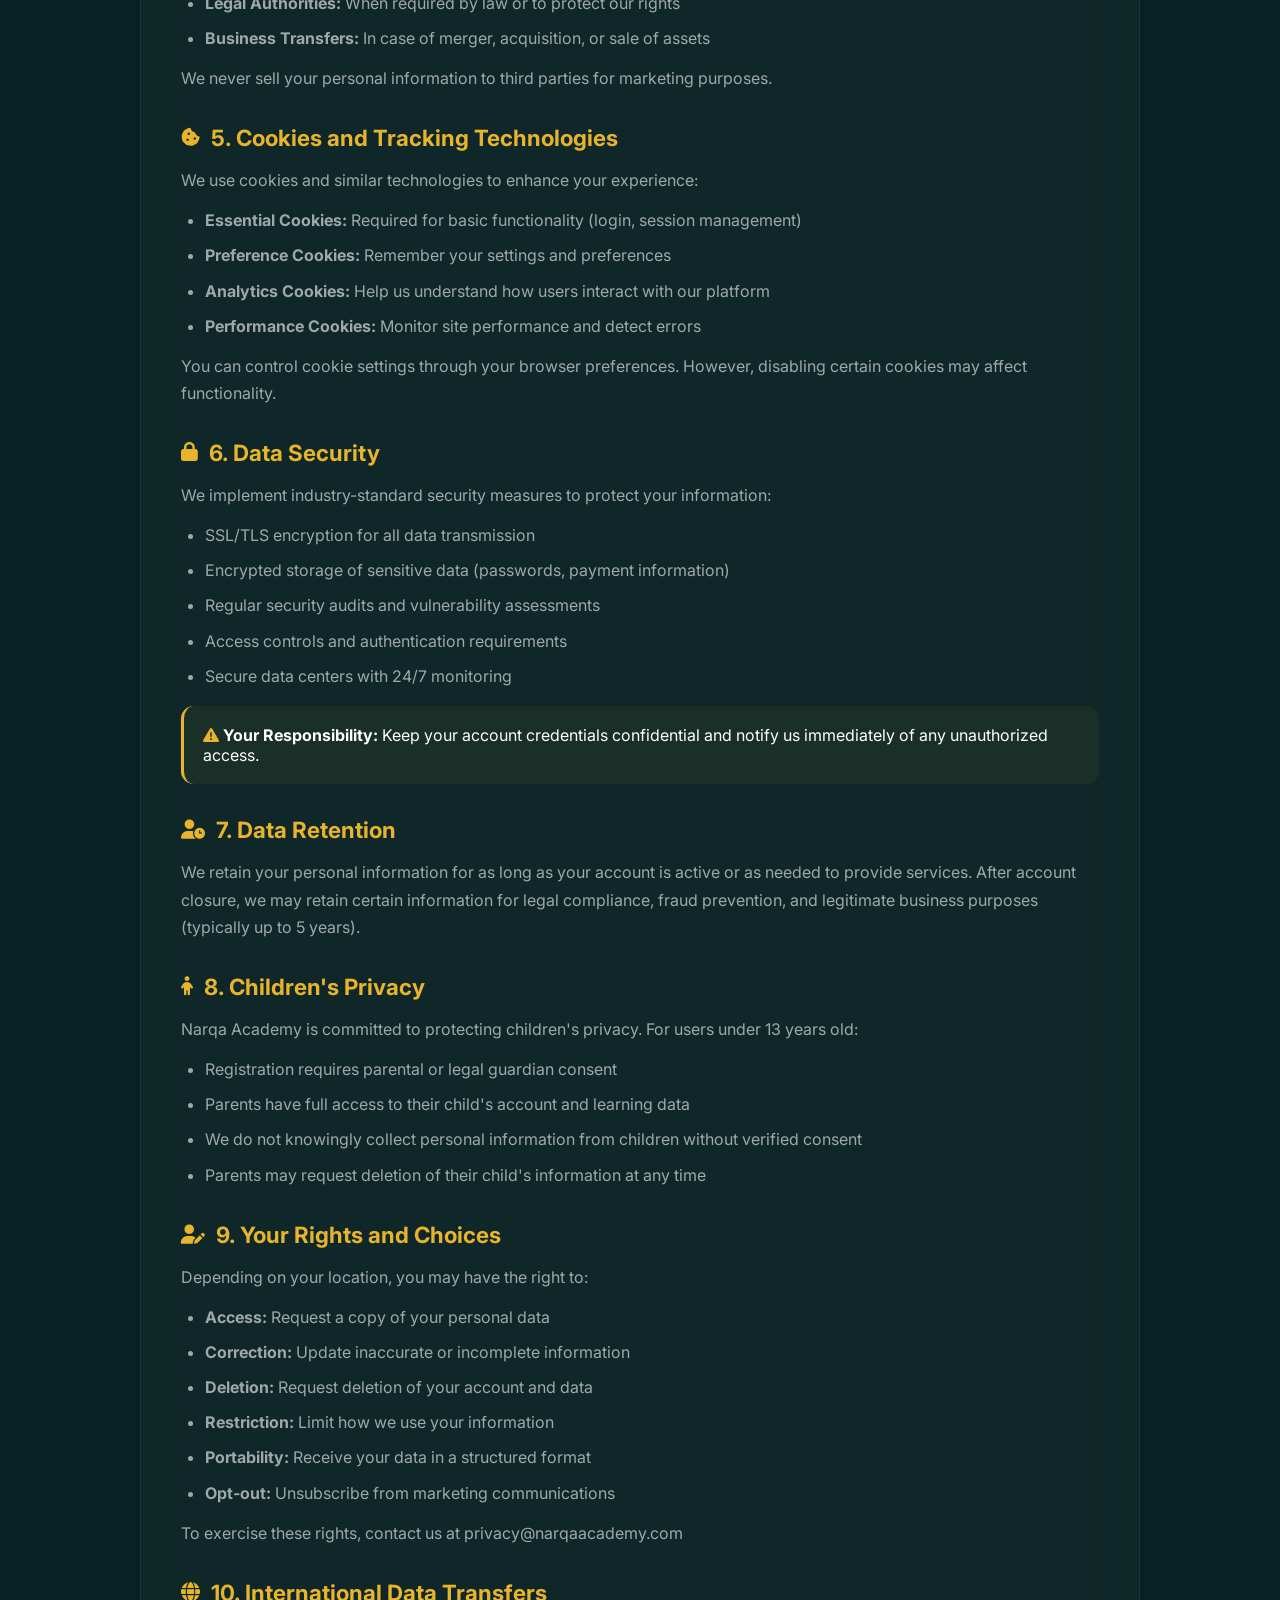
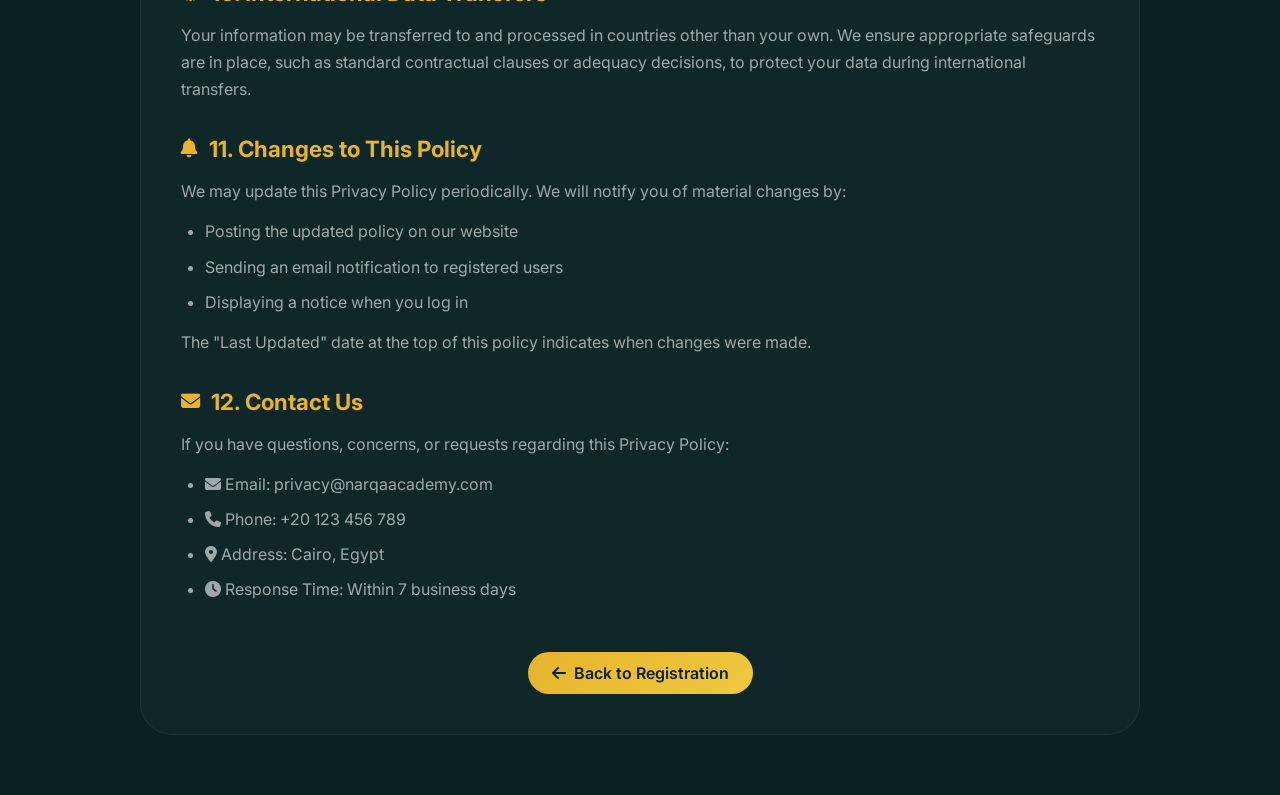
<file: terms.html>
<!DOCTYPE html>
<html lang="en" dir="ltr">

<head>
  <meta charset="UTF-8">
  <meta name="viewport" content="width=device-width, initial-scale=1.0">
  <title>Privacy Policy - Narqa Academy</title>
  <meta name="robots" content="noindex, nofollow">
  <link rel="stylesheet" href="https://cdnjs.cloudflare.com/ajax/libs/font-awesome/6.4.0/css/all.min.css">
  <link href="https://fonts.googleapis.com/css2?family=Inter:wght@400;500;600;700;800;900&display=swap"
    rel="stylesheet">
  <style>
    * {
      margin: 0;
      padding: 0;
      box-sizing: border-box
    }

    :root {
      --primary: #0F2E2F;
      --primary-dark: #082122;
      --primary-light: #2A6B6D;
      --accent: #E7B42C;
      --accent-dark: #C99E1E;
      --accent-glow: rgba(231, 180, 44, 0.15);
      --white: #FFFFFF;
      --gray-700: #374151;
      --transition: all 0.3s ease-out;
    }

    body {
      font-family: 'Inter', sans-serif;
      background: var(--primary-dark);
      color: #fff;
      overflow-x: hidden;
      min-height: 100vh
    }

    #particles {
      position: fixed;
      top: 0;
      left: 0;
      width: 100%;
      height: 100%;
      pointer-events: none;
      z-index: 0
    }

    .navbar {
      position: fixed;
      top: 0;
      left: 0;
      width: 100%;
      background: rgba(8, 33, 34, 0.92);
      backdrop-filter: blur(20px);
      border-bottom: 1px solid rgba(231, 180, 44, 0.06);
      z-index: 1000;
      padding: 0.9rem 0;
      transition: var(--transition)
    }

    .navbar.scrolled {
      padding: 0.5rem 0;
      background: rgba(8, 33, 34, 0.97);
      box-shadow: 0 4px 24px rgba(0, 0, 0, 0.3)
    }

    .navbar .container {
      display: flex;
      justify-content: space-between;
      align-items: center;
      max-width: 1200px;
      margin: 0 auto;
      padding: 0 2rem
    }

    .logo {
      display: flex;
      align-items: center;
      gap: 0.7rem;
      text-decoration: none;
      font-weight: 900;
      font-size: 1.5rem;
      letter-spacing: 0.04em;
      color: #fff
    }

    .logo-img {
      width: 42px;
      height: 42px;
      border-radius: 50%;
      object-fit: cover;
      border: 2.5px solid var(--accent);
      box-shadow: 0 0 18px rgba(231, 180, 44, 0.2);
      transition: var(--transition)
    }

    .logo:hover .logo-img {
      transform: rotate(8deg) scale(1.05)
    }

    .back-home {
      text-decoration: none;
      color: rgba(255, 255, 255, 0.7);
      display: flex;
      align-items: center;
      gap: 0.5rem;
      font-weight: 600;
      font-size: 0.9rem;
      transition: var(--transition)
    }

    .back-home:hover {
      color: var(--accent)
    }

    .container {
      max-width: 1200px;
      margin: 0 auto;
      padding: 0 2rem
    }

    .page-container {
      min-height: 100vh;
      padding: 120px 20px 60px;
      position: relative;
      z-index: 1
    }

    .content-card {
      background: rgba(255, 255, 255, 0.03);
      backdrop-filter: blur(24px);
      border: 1px solid rgba(255, 255, 255, 0.06);
      border-radius: 2rem;
      max-width: 1000px;
      margin: 0 auto;
      overflow: hidden;
      animation: cardIn 0.7s ease
    }

    @keyframes cardIn {
      from {
        opacity: 0;
        transform: translateY(40px)
      }

      to {
        opacity: 1;
        transform: translateY(0)
      }
    }

    .content-header {
      background: linear-gradient(135deg, var(--primary), var(--primary-dark));
      padding: 2rem;
      border-bottom: 1px solid rgba(231, 180, 44, 0.1);
      position: relative
    }

    .content-header::before {
      content: '';
      position: absolute;
      top: 0;
      left: 0;
      right: 0;
      height: 3px;
      background: linear-gradient(90deg, transparent, var(--accent), transparent)
    }

    .content-header h1 {
      font-size: 2rem;
      font-weight: 900;
      margin-bottom: 0.5rem;
      background: linear-gradient(135deg, #fff, rgba(255, 255, 255, 0.7));
      -webkit-background-clip: text;
      background-clip: text;
      color: transparent
    }

    .content-header p {
      color: rgba(255, 255, 255, 0.4);
      font-size: 0.9rem
    }

    .last-updated {
      display: inline-block;
      margin-top: 1rem;
      padding: 0.3rem 1rem;
      background: rgba(231, 180, 44, 0.1);
      border-radius: 2rem;
      font-size: 0.8rem;
      color: var(--accent)
    }

    .content-body {
      padding: 2.5rem
    }

    .section {
      margin-bottom: 2rem
    }

    .section h2 {
      font-size: 1.4rem;
      font-weight: 700;
      margin-bottom: 1rem;
      color: var(--accent);
      display: flex;
      align-items: center;
      gap: 0.7rem
    }

    .section h2 i {
      font-size: 1.2rem
    }

    .section h3 {
      font-size: 1.1rem;
      font-weight: 600;
      margin: 1rem 0 0.5rem;
      color: rgba(255, 255, 255, 0.9)
    }

    .section p {
      color: rgba(255, 255, 255, 0.6);
      line-height: 1.7;
      margin-bottom: 0.8rem
    }

    .section ul {
      margin: 0.8rem 0 0.8rem 1.5rem;
      color: rgba(255, 255, 255, 0.6);
      line-height: 1.7
    }

    .section li {
      margin-bottom: 0.5rem
    }

    .highlight-box {
      background: rgba(231, 180, 44, 0.05);
      border-left: 3px solid var(--accent);
      padding: 1.2rem;
      border-radius: 0.8rem;
      margin: 1rem 0
    }

    .btn-gold {
      display: inline-flex;
      align-items: center;
      gap: 0.5rem;
      padding: 0.7rem 1.5rem;
      border-radius: 2rem;
      font-weight: 600;
      transition: var(--transition);
      text-decoration: none;
      background: linear-gradient(135deg, var(--accent), #f0c840);
      color: var(--primary-dark);
      margin-top: 1rem
    }

    .btn-gold:hover {
      transform: translateY(-3px);
      box-shadow: 0 10px 28px rgba(231, 180, 44, 0.4)
    }

    .scroll-top {
      position: fixed;
      bottom: 2rem;
      right: 2rem;
      width: 46px;
      height: 46px;
      background: var(--accent);
      color: var(--primary-dark);
      border: none;
      border-radius: 50%;
      cursor: pointer;
      font-size: 1rem;
      opacity: 0;
      visibility: hidden;
      transition: var(--transition);
      z-index: 99;
      display: flex;
      align-items: center;
      justify-content: center;
      box-shadow: 0 4px 16px rgba(231, 180, 44, 0.3)
    }

    .scroll-top.visible {
      opacity: 1;
      visibility: visible
    }

    .scroll-top:hover {
      transform: translateY(-3px)
    }

    @media(max-width:768px) {
      .content-body {
        padding: 1.5rem
      }

      .content-header h1 {
        font-size: 1.5rem
      }

      .section h2 {
        font-size: 1.2rem
      }
    }
  </style>
</head>

<body>

  <canvas id="particles"></canvas>

  <nav class="navbar">
    <div class="container">
      <a href="index.html" class="logo">
        <div
          style="width:42px; height:42px; background:var(--accent); border-radius:50%; display:flex; align-items:center; justify-content:center; font-weight:900; font-size:1.5rem; color:var(--primary-dark);">
          N</div>
        <span>NARQA</span>
      </a>
      <a href="index.html" class="back-home"><i class="fas fa-arrow-left"></i> Back to Home</a>
    </div>
  </nav>

  <section class="page-container">
    <div class="content-card">
      <div class="content-header">
        <h1><i class="fas fa-shield-alt"></i> Privacy Policy</h1>
        <p>How we collect, use, and protect your personal information</p>
        <span class="last-updated"><i class="fas fa-calendar-alt"></i> Last Updated: January 2024</span>
      </div>

      <div class="content-body">
        <div class="section">
          <h2><i class="fas fa-info-circle"></i> 1. Introduction</h2>
          <p>At Narqa Academy, we are committed to protecting your privacy and securing your personal information. This
            Privacy Policy explains how we collect, use, disclose, and safeguard your information when you use our
            website, mobile application, and services.</p>
          <div class="highlight-box">
            <i class="fas fa-shield-alt" style="color:var(--accent)"></i> <strong>Our Commitment:</strong> We will never
            sell your personal data to third parties. Your trust is our most valuable asset.
          </div>
        </div>

        <div class="section">
          <h2><i class="fas fa-database"></i> 2. Information We Collect</h2>
          <h3>Personal Information You Provide:</h3>
          <ul>
            <li><strong>Account Information:</strong> Name, email address, phone number, username, password</li>
            <li><strong>Profile Information:</strong> Date of birth, gender, country, city, profile photo</li>
            <li><strong>Learning Data:</strong> Quran level, memorization progress, learning goals, teacher preferences
            </li>
            <li><strong>Payment Information:</strong> Billing details, payment method information (processed securely by
              third-party payment processors)</li>
            <li><strong>Communications:</strong> Messages, feedback, support requests</li>
          </ul>

          <h3>Automatically Collected Information:</h3>
          <ul>
            <li><strong>Usage Data:</strong> Pages visited, time spent, features used</li>
            <li><strong>Device Information:</strong> IP address, browser type, operating system, device identifiers</li>
            <li><strong>Session Data:</strong> Login times, session duration, learning activities</li>
          </ul>
        </div>

        <div class="section">
          <h2><i class="fas fa-chart-line"></i> 3. How We Use Your Information</h2>
          <p>We use your information to:</p>
          <ul>
            <li>Create and manage your account</li>
            <li>Provide personalized Quran learning experiences</li>
            <li>Match you with appropriate instructors</li>
            <li>Track your progress and provide certificates</li>
            <li>Process payments and prevent fraud</li>
            <li>Send important notifications and updates</li>
            <li>Improve our services and develop new features</li>
            <li>Respond to your inquiries and support requests</li>
            <li>Comply with legal obligations</li>
          </ul>
        </div>

        <div class="section">
          <h2><i class="fas fa-share-alt"></i> 4. Information Sharing</h2>
          <p>We may share your information with:</p>
          <ul>
            <li><strong>Instructors:</strong> Your assigned teachers receive your name, level, and learning goals to
              provide personalized instruction</li>
            <li><strong>Service Providers:</strong> Third-party vendors who help us operate our platform (payment
              processing, hosting, analytics)</li>
            <li><strong>Legal Authorities:</strong> When required by law or to protect our rights</li>
            <li><strong>Business Transfers:</strong> In case of merger, acquisition, or sale of assets</li>
          </ul>
          <p>We never sell your personal information to third parties for marketing purposes.</p>
        </div>

        <div class="section">
          <h2><i class="fas fa-cookie-bite"></i> 5. Cookies and Tracking Technologies</h2>
          <p>We use cookies and similar technologies to enhance your experience:</p>
          <ul>
            <li><strong>Essential Cookies:</strong> Required for basic functionality (login, session management)</li>
            <li><strong>Preference Cookies:</strong> Remember your settings and preferences</li>
            <li><strong>Analytics Cookies:</strong> Help us understand how users interact with our platform</li>
            <li><strong>Performance Cookies:</strong> Monitor site performance and detect errors</li>
          </ul>
          <p>You can control cookie settings through your browser preferences. However, disabling certain cookies may
            affect functionality.</p>
        </div>

        <div class="section">
          <h2><i class="fas fa-lock"></i> 6. Data Security</h2>
          <p>We implement industry-standard security measures to protect your information:</p>
          <ul>
            <li>SSL/TLS encryption for all data transmission</li>
            <li>Encrypted storage of sensitive data (passwords, payment information)</li>
            <li>Regular security audits and vulnerability assessments</li>
            <li>Access controls and authentication requirements</li>
            <li>Secure data centers with 24/7 monitoring</li>
          </ul>
          <div class="highlight-box">
            <i class="fas fa-exclamation-triangle" style="color:var(--accent)"></i> <strong>Your
              Responsibility:</strong> Keep your account credentials confidential and notify us immediately of any
            unauthorized access.
          </div>
        </div>

        <div class="section">
          <h2><i class="fas fa-user-clock"></i> 7. Data Retention</h2>
          <p>We retain your personal information for as long as your account is active or as needed to provide services.
            After account closure, we may retain certain information for legal compliance, fraud prevention, and
            legitimate business purposes (typically up to 5 years).</p>
        </div>

        <div class="section">
          <h2><i class="fas fa-child"></i> 8. Children's Privacy</h2>
          <p>Narqa Academy is committed to protecting children's privacy. For users under 13 years old:</p>
          <ul>
            <li>Registration requires parental or legal guardian consent</li>
            <li>Parents have full access to their child's account and learning data</li>
            <li>We do not knowingly collect personal information from children without verified consent</li>
            <li>Parents may request deletion of their child's information at any time</li>
          </ul>
        </div>

        <div class="section">
          <h2><i class="fas fa-user-edit"></i> 9. Your Rights and Choices</h2>
          <p>Depending on your location, you may have the right to:</p>
          <ul>
            <li><strong>Access:</strong> Request a copy of your personal data</li>
            <li><strong>Correction:</strong> Update inaccurate or incomplete information</li>
            <li><strong>Deletion:</strong> Request deletion of your account and data</li>
            <li><strong>Restriction:</strong> Limit how we use your information</li>
            <li><strong>Portability:</strong> Receive your data in a structured format</li>
            <li><strong>Opt-out:</strong> Unsubscribe from marketing communications</li>
          </ul>
          <p>To exercise these rights, contact us at privacy@narqaacademy.com</p>
        </div>

        <div class="section">
          <h2><i class="fas fa-globe"></i> 10. International Data Transfers</h2>
          <p>Your information may be transferred to and processed in countries other than your own. We ensure
            appropriate safeguards are in place, such as standard contractual clauses or adequacy decisions, to protect
            your data during international transfers.</p>
        </div>

        <div class="section">
          <h2><i class="fas fa-bell"></i> 11. Changes to This Policy</h2>
          <p>We may update this Privacy Policy periodically. We will notify you of material changes by:</p>
          <ul>
            <li>Posting the updated policy on our website</li>
            <li>Sending an email notification to registered users</li>
            <li>Displaying a notice when you log in</li>
          </ul>
          <p>The "Last Updated" date at the top of this policy indicates when changes were made.</p>
        </div>

        <div class="section">
          <h2><i class="fas fa-envelope"></i> 12. Contact Us</h2>
          <p>If you have questions, concerns, or requests regarding this Privacy Policy:</p>
          <ul>
            <li><i class="fas fa-envelope"></i> Email: privacy@narqaacademy.com</li>
            <li><i class="fas fa-phone"></i> Phone: +20 123 456 789</li>
            <li><i class="fas fa-map-marker-alt"></i> Address: Cairo, Egypt</li>
            <li><i class="fas fa-clock"></i> Response Time: Within 7 business days</li>
          </ul>
        </div>

        <div style="text-align: center; margin-top: 2rem;">
          <a href="register.html" class="btn-gold"><i class="fas fa-arrow-left"></i> Back to Registration</a>
        </div>
      </div>
    </div>
  </section>

  <button class="scroll-top" id="scrollTopBtn"><i class="fas fa-arrow-up"></i></button>

  <script>
    const canvas = document.getElementById('particles');
    const ctx = canvas.getContext('2d');
    let particles = [];
    function resizeCanvas() { canvas.width = window.innerWidth; canvas.height = window.innerHeight; }
    resizeCanvas(); window.addEventListener('resize', resizeCanvas);
    class Particle { constructor() { this.reset(); } reset() { this.x = Math.random() * canvas.width; this.y = Math.random() * canvas.height; this.size = Math.random() * 2 + 0.3; this.speedY = -Math.random() * 0.3 - 0.05; this.speedX = (Math.random() - 0.5) * 0.15; this.opacity = Math.random() * 0.3 + 0.05; } update() { this.y += this.speedY; this.x += this.speedX; if (this.y < -10) { this.reset(); this.y = canvas.height + 10; } } draw() { ctx.beginPath(); ctx.arc(this.x, this.y, this.size, 0, Math.PI * 2); ctx.fillStyle = `rgba(231,180,44,${this.opacity})`; ctx.fill(); } }
    for (let i = 0; i < 60; i++) particles.push(new Particle());
    function animateParticles() { ctx.clearRect(0, 0, canvas.width, canvas.height); particles.forEach(p => { p.update(); p.draw(); }); requestAnimationFrame(animateParticles); }
    animateParticles();

    const scrollBtn = document.getElementById('scrollTopBtn');
    const navbar = document.querySelector('.navbar');
    window.addEventListener('scroll', () => {
      scrollBtn.classList.toggle('visible', window.scrollY > 300);
      navbar.classList.toggle('scrolled', window.scrollY > 50);
    });
    scrollBtn.addEventListener('click', () => window.scrollTo({ top: 0, behavior: 'smooth' }));
  </script>
</body>

</html>
</file>
